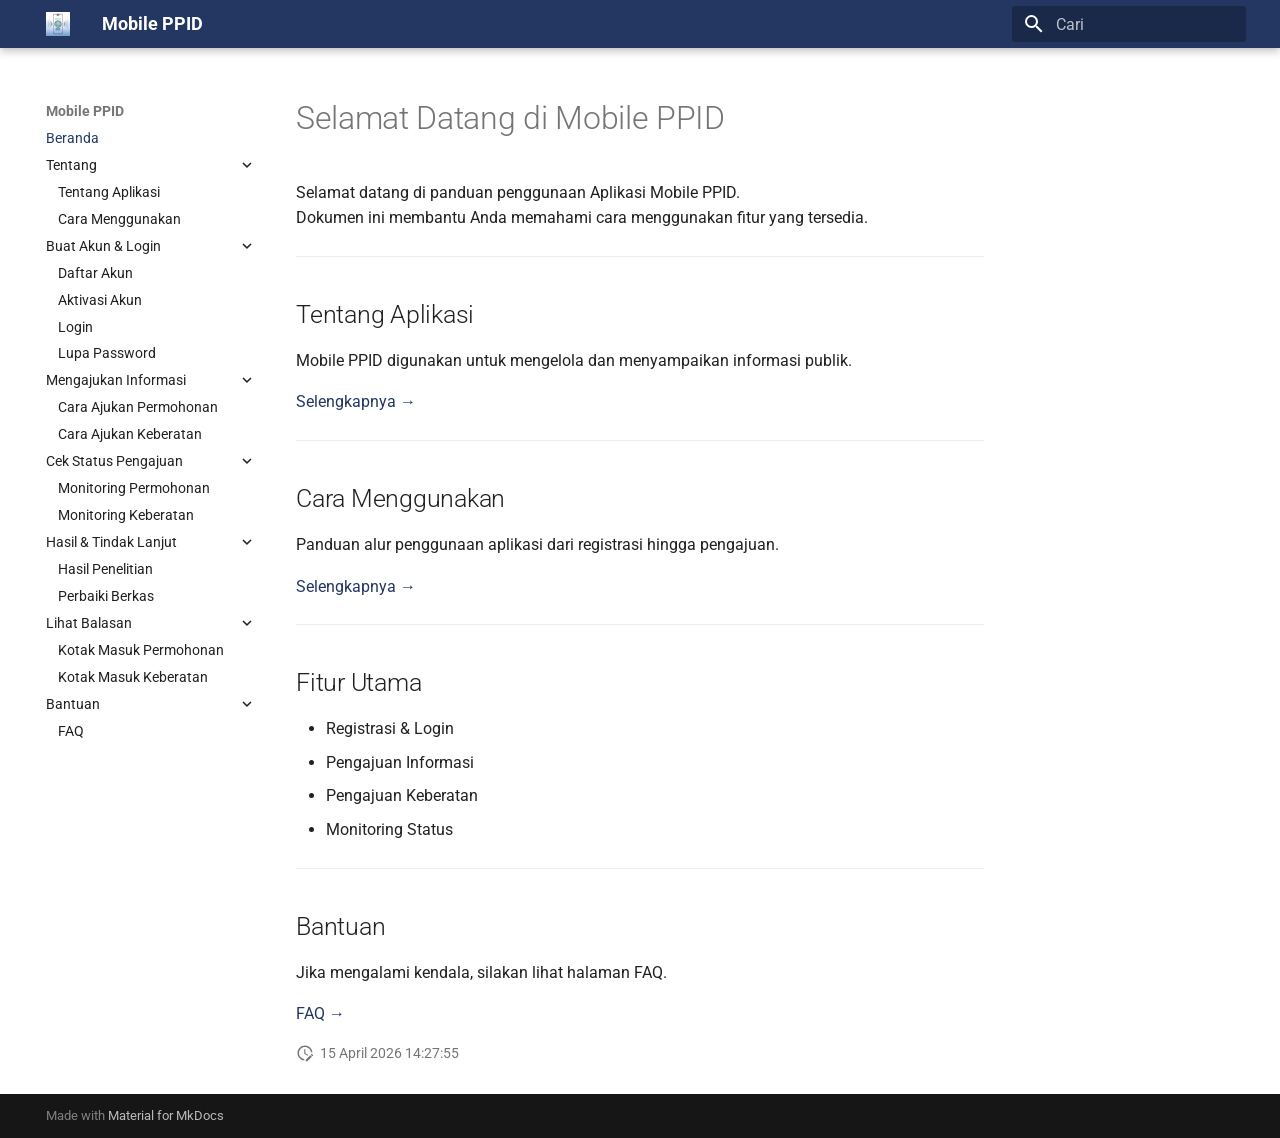
<file: index.html>
<!doctype html>
<html lang="id" class="no-js">
  <head>
    
      <meta charset="utf-8">
      <meta name="viewport" content="width=device-width,initial-scale=1">
      
      
      
      
      
        <link rel="next" href="content/tentang/tentang_aplikasi/">
      
      
        
      
      
      <link rel="icon" href="assets/favicon.png">
      <meta name="generator" content="mkdocs-1.6.1, mkdocs-material-9.7.6">
    
    
      
        <title>Mobile PPID</title>
      
    
    
      <link rel="stylesheet" href="assets/stylesheets/main.484c7ddc.min.css">
      
        
        <link rel="stylesheet" href="assets/stylesheets/palette.ab4e12ef.min.css">
      
      


    
    
      
    
    
      
        
        
        <link rel="preconnect" href="https://fonts.gstatic.com" crossorigin>
        <link rel="stylesheet" href="https://fonts.googleapis.com/css?family=Roboto:300,300i,400,400i,700,700i%7CRoboto+Mono:400,400i,700,700i&display=fallback">
        <style>:root{--md-text-font:"Roboto";--md-code-font:"Roboto Mono"}</style>
      
    
    
      <link rel="stylesheet" href="assets/stylesheets/extra.css">
    
    <script>__md_scope=new URL(".",location),__md_hash=e=>[...e].reduce(((e,_)=>(e<<5)-e+_.charCodeAt(0)),0),__md_get=(e,_=localStorage,t=__md_scope)=>JSON.parse(_.getItem(t.pathname+"."+e)),__md_set=(e,_,t=localStorage,a=__md_scope)=>{try{t.setItem(a.pathname+"."+e,JSON.stringify(_))}catch(e){}}</script>
    
      

    
    
  </head>
  
  
    
    
    
    
    
    <body dir="ltr" data-md-color-scheme="default" data-md-color-primary="custom" data-md-color-accent="light-blue">
  
    
    <input class="md-toggle" data-md-toggle="drawer" type="checkbox" id="__drawer" autocomplete="off">
    <input class="md-toggle" data-md-toggle="search" type="checkbox" id="__search" autocomplete="off">
    <label class="md-overlay" for="__drawer"></label>
    <div data-md-component="skip">
      
        
        <a href="#selamat-datang-di-mobile-ppid" class="md-skip">
          Lewati ke isi
        </a>
      
    </div>
    <div data-md-component="announce">
      
    </div>
    
    
      

  

<header class="md-header md-header--shadow" data-md-component="header">
  <nav class="md-header__inner md-grid" aria-label="Header">
    <a href="." title="Mobile PPID" class="md-header__button md-logo" aria-label="Mobile PPID" data-md-component="logo">
      
  <img src="assets/logo.png" alt="logo">

    </a>
    <label class="md-header__button md-icon" for="__drawer">
      
      <svg xmlns="http://www.w3.org/2000/svg" viewBox="0 0 24 24"><path d="M3 6h18v2H3zm0 5h18v2H3zm0 5h18v2H3z"/></svg>
    </label>
    <div class="md-header__title" data-md-component="header-title">
      <div class="md-header__ellipsis">
        <div class="md-header__topic">
          <span class="md-ellipsis">
            Mobile PPID
          </span>
        </div>
        <div class="md-header__topic" data-md-component="header-topic">
          <span class="md-ellipsis">
            
              Beranda
            
          </span>
        </div>
      </div>
    </div>
    
      
    
    
    
    
      
      
        <label class="md-header__button md-icon" for="__search">
          
          <svg xmlns="http://www.w3.org/2000/svg" viewBox="0 0 24 24"><path d="M9.5 3A6.5 6.5 0 0 1 16 9.5c0 1.61-.59 3.09-1.56 4.23l.27.27h.79l5 5-1.5 1.5-5-5v-.79l-.27-.27A6.52 6.52 0 0 1 9.5 16 6.5 6.5 0 0 1 3 9.5 6.5 6.5 0 0 1 9.5 3m0 2C7 5 5 7 5 9.5S7 14 9.5 14 14 12 14 9.5 12 5 9.5 5"/></svg>
        </label>
        <div class="md-search" data-md-component="search" role="dialog">
  <label class="md-search__overlay" for="__search"></label>
  <div class="md-search__inner" role="search">
    <form class="md-search__form" name="search">
      <input type="text" class="md-search__input" name="query" aria-label="Cari" placeholder="Cari" autocapitalize="off" autocorrect="off" autocomplete="off" spellcheck="false" data-md-component="search-query" required>
      <label class="md-search__icon md-icon" for="__search">
        
        <svg xmlns="http://www.w3.org/2000/svg" viewBox="0 0 24 24"><path d="M9.5 3A6.5 6.5 0 0 1 16 9.5c0 1.61-.59 3.09-1.56 4.23l.27.27h.79l5 5-1.5 1.5-5-5v-.79l-.27-.27A6.52 6.52 0 0 1 9.5 16 6.5 6.5 0 0 1 3 9.5 6.5 6.5 0 0 1 9.5 3m0 2C7 5 5 7 5 9.5S7 14 9.5 14 14 12 14 9.5 12 5 9.5 5"/></svg>
        
        <svg xmlns="http://www.w3.org/2000/svg" viewBox="0 0 24 24"><path d="M20 11v2H8l5.5 5.5-1.42 1.42L4.16 12l7.92-7.92L13.5 5.5 8 11z"/></svg>
      </label>
      <nav class="md-search__options" aria-label="Cari">
        
        <button type="reset" class="md-search__icon md-icon" title="Kosongkan" aria-label="Kosongkan" tabindex="-1">
          
          <svg xmlns="http://www.w3.org/2000/svg" viewBox="0 0 24 24"><path d="M19 6.41 17.59 5 12 10.59 6.41 5 5 6.41 10.59 12 5 17.59 6.41 19 12 13.41 17.59 19 19 17.59 13.41 12z"/></svg>
        </button>
      </nav>
      
    </form>
    <div class="md-search__output">
      <div class="md-search__scrollwrap" tabindex="0" data-md-scrollfix>
        <div class="md-search-result" data-md-component="search-result">
          <div class="md-search-result__meta">
            Mempersiapkan pencarian
          </div>
          <ol class="md-search-result__list" role="presentation"></ol>
        </div>
      </div>
    </div>
  </div>
</div>
      
    
    
  </nav>
  
</header>
    
    <div class="md-container" data-md-component="container">
      
      
        
          
        
      
      <main class="md-main" data-md-component="main">
        <div class="md-main__inner md-grid">
          
            
              
              <div class="md-sidebar md-sidebar--primary" data-md-component="sidebar" data-md-type="navigation" >
                <div class="md-sidebar__scrollwrap">
                  <div class="md-sidebar__inner">
                    



<nav class="md-nav md-nav--primary" aria-label="Navigasi" data-md-level="0">
  <label class="md-nav__title" for="__drawer">
    <a href="." title="Mobile PPID" class="md-nav__button md-logo" aria-label="Mobile PPID" data-md-component="logo">
      
  <img src="assets/logo.png" alt="logo">

    </a>
    Mobile PPID
  </label>
  
  <ul class="md-nav__list" data-md-scrollfix>
    
      
      
  
  
    
  
  
  
    <li class="md-nav__item md-nav__item--active">
      
      <input class="md-nav__toggle md-toggle" type="checkbox" id="__toc">
      
      
        
      
      
        <label class="md-nav__link md-nav__link--active" for="__toc">
          
  
  
  <span class="md-ellipsis">
    
  
    Beranda
  

    
  </span>
  
  

          <span class="md-nav__icon md-icon"></span>
        </label>
      
      <a href="." class="md-nav__link md-nav__link--active">
        
  
  
  <span class="md-ellipsis">
    
  
    Beranda
  

    
  </span>
  
  

      </a>
      
        

<nav class="md-nav md-nav--secondary" aria-label="Daftar isi">
  
  
  
    
  
  
    <label class="md-nav__title" for="__toc">
      <span class="md-nav__icon md-icon"></span>
      Daftar isi
    </label>
    <ul class="md-nav__list" data-md-component="toc" data-md-scrollfix>
      
        <li class="md-nav__item">
  <a href="#tentang-aplikasi" class="md-nav__link">
    <span class="md-ellipsis">
      
        Tentang Aplikasi
      
    </span>
  </a>
  
</li>
      
        <li class="md-nav__item">
  <a href="#cara-menggunakan" class="md-nav__link">
    <span class="md-ellipsis">
      
        Cara Menggunakan
      
    </span>
  </a>
  
</li>
      
        <li class="md-nav__item">
  <a href="#fitur-utama" class="md-nav__link">
    <span class="md-ellipsis">
      
        Fitur Utama
      
    </span>
  </a>
  
</li>
      
        <li class="md-nav__item">
  <a href="#bantuan" class="md-nav__link">
    <span class="md-ellipsis">
      
        Bantuan
      
    </span>
  </a>
  
</li>
      
    </ul>
  
</nav>
      
    </li>
  

    
      
      
  
  
  
  
    
    
    
    
    
    <li class="md-nav__item md-nav__item--nested">
      
        
        
          
        
        <input class="md-nav__toggle md-toggle md-toggle--indeterminate" type="checkbox" id="__nav_2" >
        
          
          <label class="md-nav__link" for="__nav_2" id="__nav_2_label" tabindex="0">
            
  
  
  <span class="md-ellipsis">
    
  
    Tentang
  

    
  </span>
  
  

            <span class="md-nav__icon md-icon"></span>
          </label>
        
        <nav class="md-nav" data-md-level="1" aria-labelledby="__nav_2_label" aria-expanded="false">
          <label class="md-nav__title" for="__nav_2">
            <span class="md-nav__icon md-icon"></span>
            
  
    Tentang
  

          </label>
          <ul class="md-nav__list" data-md-scrollfix>
            
              
                
  
  
  
  
    <li class="md-nav__item">
      <a href="content/tentang/tentang_aplikasi/" class="md-nav__link">
        
  
  
  <span class="md-ellipsis">
    
  
    Tentang Aplikasi
  

    
  </span>
  
  

      </a>
    </li>
  

              
            
              
                
  
  
  
  
    <li class="md-nav__item">
      <a href="content/tentang/cara_menggunakan/" class="md-nav__link">
        
  
  
  <span class="md-ellipsis">
    
  
    Cara Menggunakan
  

    
  </span>
  
  

      </a>
    </li>
  

              
            
          </ul>
        </nav>
      
    </li>
  

    
      
      
  
  
  
  
    
    
    
    
    
    <li class="md-nav__item md-nav__item--nested">
      
        
        
          
        
        <input class="md-nav__toggle md-toggle md-toggle--indeterminate" type="checkbox" id="__nav_3" >
        
          
          <label class="md-nav__link" for="__nav_3" id="__nav_3_label" tabindex="0">
            
  
  
  <span class="md-ellipsis">
    
  
    Buat Akun & Login
  

    
  </span>
  
  

            <span class="md-nav__icon md-icon"></span>
          </label>
        
        <nav class="md-nav" data-md-level="1" aria-labelledby="__nav_3_label" aria-expanded="false">
          <label class="md-nav__title" for="__nav_3">
            <span class="md-nav__icon md-icon"></span>
            
  
    Buat Akun & Login
  

          </label>
          <ul class="md-nav__list" data-md-scrollfix>
            
              
                
  
  
  
  
    <li class="md-nav__item">
      <a href="content/akun/registrasi/" class="md-nav__link">
        
  
  
  <span class="md-ellipsis">
    
  
    Daftar Akun
  

    
  </span>
  
  

      </a>
    </li>
  

              
            
              
                
  
  
  
  
    <li class="md-nav__item">
      <a href="content/akun/aktivasi/" class="md-nav__link">
        
  
  
  <span class="md-ellipsis">
    
  
    Aktivasi Akun
  

    
  </span>
  
  

      </a>
    </li>
  

              
            
              
                
  
  
  
  
    <li class="md-nav__item">
      <a href="content/akun/login/" class="md-nav__link">
        
  
  
  <span class="md-ellipsis">
    
  
    Login
  

    
  </span>
  
  

      </a>
    </li>
  

              
            
              
                
  
  
  
  
    <li class="md-nav__item">
      <a href="content/akun/lupa_password/" class="md-nav__link">
        
  
  
  <span class="md-ellipsis">
    
  
    Lupa Password
  

    
  </span>
  
  

      </a>
    </li>
  

              
            
          </ul>
        </nav>
      
    </li>
  

    
      
      
  
  
  
  
    
    
    
    
    
    <li class="md-nav__item md-nav__item--nested">
      
        
        
          
        
        <input class="md-nav__toggle md-toggle md-toggle--indeterminate" type="checkbox" id="__nav_4" >
        
          
          <label class="md-nav__link" for="__nav_4" id="__nav_4_label" tabindex="0">
            
  
  
  <span class="md-ellipsis">
    
  
    Mengajukan Informasi
  

    
  </span>
  
  

            <span class="md-nav__icon md-icon"></span>
          </label>
        
        <nav class="md-nav" data-md-level="1" aria-labelledby="__nav_4_label" aria-expanded="false">
          <label class="md-nav__title" for="__nav_4">
            <span class="md-nav__icon md-icon"></span>
            
  
    Mengajukan Informasi
  

          </label>
          <ul class="md-nav__list" data-md-scrollfix>
            
              
                
  
  
  
  
    <li class="md-nav__item">
      <a href="content/pengajuan/permohonan/" class="md-nav__link">
        
  
  
  <span class="md-ellipsis">
    
  
    Cara Ajukan Permohonan
  

    
  </span>
  
  

      </a>
    </li>
  

              
            
              
                
  
  
  
  
    <li class="md-nav__item">
      <a href="content/pengajuan/keberatan/" class="md-nav__link">
        
  
  
  <span class="md-ellipsis">
    
  
    Cara Ajukan Keberatan
  

    
  </span>
  
  

      </a>
    </li>
  

              
            
          </ul>
        </nav>
      
    </li>
  

    
      
      
  
  
  
  
    
    
    
    
    
    <li class="md-nav__item md-nav__item--nested">
      
        
        
          
        
        <input class="md-nav__toggle md-toggle md-toggle--indeterminate" type="checkbox" id="__nav_5" >
        
          
          <label class="md-nav__link" for="__nav_5" id="__nav_5_label" tabindex="0">
            
  
  
  <span class="md-ellipsis">
    
  
    Cek Status Pengajuan
  

    
  </span>
  
  

            <span class="md-nav__icon md-icon"></span>
          </label>
        
        <nav class="md-nav" data-md-level="1" aria-labelledby="__nav_5_label" aria-expanded="false">
          <label class="md-nav__title" for="__nav_5">
            <span class="md-nav__icon md-icon"></span>
            
  
    Cek Status Pengajuan
  

          </label>
          <ul class="md-nav__list" data-md-scrollfix>
            
              
                
  
  
  
  
    <li class="md-nav__item">
      <a href="content/monitoring/permohonan.md" class="md-nav__link">
        
  
  
  <span class="md-ellipsis">
    
  
    Monitoring Permohonan
  

    
  </span>
  
  

      </a>
    </li>
  

              
            
              
                
  
  
  
  
    <li class="md-nav__item">
      <a href="content/monitoring/keberatan.md" class="md-nav__link">
        
  
  
  <span class="md-ellipsis">
    
  
    Monitoring Keberatan
  

    
  </span>
  
  

      </a>
    </li>
  

              
            
          </ul>
        </nav>
      
    </li>
  

    
      
      
  
  
  
  
    
    
    
    
    
    <li class="md-nav__item md-nav__item--nested">
      
        
        
          
        
        <input class="md-nav__toggle md-toggle md-toggle--indeterminate" type="checkbox" id="__nav_6" >
        
          
          <label class="md-nav__link" for="__nav_6" id="__nav_6_label" tabindex="0">
            
  
  
  <span class="md-ellipsis">
    
  
    Hasil & Tindak Lanjut
  

    
  </span>
  
  

            <span class="md-nav__icon md-icon"></span>
          </label>
        
        <nav class="md-nav" data-md-level="1" aria-labelledby="__nav_6_label" aria-expanded="false">
          <label class="md-nav__title" for="__nav_6">
            <span class="md-nav__icon md-icon"></span>
            
  
    Hasil & Tindak Lanjut
  

          </label>
          <ul class="md-nav__list" data-md-scrollfix>
            
              
                
  
  
  
  
    <li class="md-nav__item">
      <a href="content/hasil/penelitian.md" class="md-nav__link">
        
  
  
  <span class="md-ellipsis">
    
  
    Hasil Penelitian
  

    
  </span>
  
  

      </a>
    </li>
  

              
            
              
                
  
  
  
  
    <li class="md-nav__item">
      <a href="content/hasil/berkas.md" class="md-nav__link">
        
  
  
  <span class="md-ellipsis">
    
  
    Perbaiki Berkas
  

    
  </span>
  
  

      </a>
    </li>
  

              
            
          </ul>
        </nav>
      
    </li>
  

    
      
      
  
  
  
  
    
    
    
    
    
    <li class="md-nav__item md-nav__item--nested">
      
        
        
          
        
        <input class="md-nav__toggle md-toggle md-toggle--indeterminate" type="checkbox" id="__nav_7" >
        
          
          <label class="md-nav__link" for="__nav_7" id="__nav_7_label" tabindex="0">
            
  
  
  <span class="md-ellipsis">
    
  
    Lihat Balasan
  

    
  </span>
  
  

            <span class="md-nav__icon md-icon"></span>
          </label>
        
        <nav class="md-nav" data-md-level="1" aria-labelledby="__nav_7_label" aria-expanded="false">
          <label class="md-nav__title" for="__nav_7">
            <span class="md-nav__icon md-icon"></span>
            
  
    Lihat Balasan
  

          </label>
          <ul class="md-nav__list" data-md-scrollfix>
            
              
                
  
  
  
  
    <li class="md-nav__item">
      <a href="content/kotak_masuk/permohonan.md" class="md-nav__link">
        
  
  
  <span class="md-ellipsis">
    
  
    Kotak Masuk Permohonan
  

    
  </span>
  
  

      </a>
    </li>
  

              
            
              
                
  
  
  
  
    <li class="md-nav__item">
      <a href="content/kotak_masuk/keberatan.md" class="md-nav__link">
        
  
  
  <span class="md-ellipsis">
    
  
    Kotak Masuk Keberatan
  

    
  </span>
  
  

      </a>
    </li>
  

              
            
          </ul>
        </nav>
      
    </li>
  

    
      
      
  
  
  
  
    
    
    
    
    
    <li class="md-nav__item md-nav__item--nested">
      
        
        
          
        
        <input class="md-nav__toggle md-toggle md-toggle--indeterminate" type="checkbox" id="__nav_8" >
        
          
          <label class="md-nav__link" for="__nav_8" id="__nav_8_label" tabindex="0">
            
  
  
  <span class="md-ellipsis">
    
  
    Bantuan
  

    
  </span>
  
  

            <span class="md-nav__icon md-icon"></span>
          </label>
        
        <nav class="md-nav" data-md-level="1" aria-labelledby="__nav_8_label" aria-expanded="false">
          <label class="md-nav__title" for="__nav_8">
            <span class="md-nav__icon md-icon"></span>
            
  
    Bantuan
  

          </label>
          <ul class="md-nav__list" data-md-scrollfix>
            
              
                
  
  
  
  
    <li class="md-nav__item">
      <a href="content/bantuan/faq.md" class="md-nav__link">
        
  
  
  <span class="md-ellipsis">
    
  
    FAQ
  

    
  </span>
  
  

      </a>
    </li>
  

              
            
          </ul>
        </nav>
      
    </li>
  

    
  </ul>
</nav>
                  </div>
                </div>
              </div>
            
            
              
              <div class="md-sidebar md-sidebar--secondary" data-md-component="sidebar" data-md-type="toc" >
                <div class="md-sidebar__scrollwrap">
                  <div class="md-sidebar__inner">
                    

<nav class="md-nav md-nav--secondary" aria-label="Daftar isi">
  
  
  
    
  
  
    <label class="md-nav__title" for="__toc">
      <span class="md-nav__icon md-icon"></span>
      Daftar isi
    </label>
    <ul class="md-nav__list" data-md-component="toc" data-md-scrollfix>
      
        <li class="md-nav__item">
  <a href="#tentang-aplikasi" class="md-nav__link">
    <span class="md-ellipsis">
      
        Tentang Aplikasi
      
    </span>
  </a>
  
</li>
      
        <li class="md-nav__item">
  <a href="#cara-menggunakan" class="md-nav__link">
    <span class="md-ellipsis">
      
        Cara Menggunakan
      
    </span>
  </a>
  
</li>
      
        <li class="md-nav__item">
  <a href="#fitur-utama" class="md-nav__link">
    <span class="md-ellipsis">
      
        Fitur Utama
      
    </span>
  </a>
  
</li>
      
        <li class="md-nav__item">
  <a href="#bantuan" class="md-nav__link">
    <span class="md-ellipsis">
      
        Bantuan
      
    </span>
  </a>
  
</li>
      
    </ul>
  
</nav>
                  </div>
                </div>
              </div>
            
          
          
            <div class="md-content" data-md-component="content">
              
              <article class="md-content__inner md-typeset">
                
                  



<h1 id="selamat-datang-di-mobile-ppid">Selamat Datang di Mobile PPID</h1>
<p>Selamat datang di panduan penggunaan Aplikasi Mobile PPID.<br />
Dokumen ini membantu Anda memahami cara menggunakan fitur yang tersedia.</p>
<hr />
<h2 id="tentang-aplikasi">Tentang Aplikasi</h2>
<p>Mobile PPID digunakan untuk mengelola dan menyampaikan informasi publik.</p>
<p><a href="content/tentang/tentang_aplikasi/">Selengkapnya →</a></p>
<hr />
<h2 id="cara-menggunakan">Cara Menggunakan</h2>
<p>Panduan alur penggunaan aplikasi dari registrasi hingga pengajuan.</p>
<p><a href="content/tentang/cara_menggunakan/">Selengkapnya →</a></p>
<hr />
<h2 id="fitur-utama">Fitur Utama</h2>
<ul>
<li>Registrasi &amp; Login</li>
<li>Pengajuan Informasi</li>
<li>Pengajuan Keberatan</li>
<li>Monitoring Status</li>
</ul>
<hr />
<h2 id="bantuan">Bantuan</h2>
<p>Jika mengalami kendala, silakan lihat halaman FAQ.</p>
<p><a href="bantuan/faq.md">FAQ →</a></p>







  
    
  
  


  <aside class="md-source-file">
    
      
  <span class="md-source-file__fact">
    <span class="md-icon" title="Pembaruan terakhir">
      <svg xmlns="http://www.w3.org/2000/svg" viewBox="0 0 24 24"><path d="M21 13.1c-.1 0-.3.1-.4.2l-1 1 2.1 2.1 1-1c.2-.2.2-.6 0-.8l-1.3-1.3c-.1-.1-.2-.2-.4-.2m-1.9 1.8-6.1 6V23h2.1l6.1-6.1zM12.5 7v5.2l4 2.4-1 1L11 13V7zM11 21.9c-5.1-.5-9-4.8-9-9.9C2 6.5 6.5 2 12 2c5.3 0 9.6 4.1 10 9.3-.3-.1-.6-.2-1-.2s-.7.1-1 .2C19.6 7.2 16.2 4 12 4c-4.4 0-8 3.6-8 8 0 4.1 3.1 7.5 7.1 7.9l-.1.2z"/></svg>
    </span>
    <span class="git-revision-date-localized-plugin git-revision-date-localized-plugin-datetime" title="15 April 2026 14:27:55 WIB">15 April 2026 14:27:55</span>
  </span>

    
    
    
    
  </aside>





                
              </article>
            </div>
          
          
<script>var target=document.getElementById(location.hash.slice(1));target&&target.name&&(target.checked=target.name.startsWith("__tabbed_"))</script>
        </div>
        
      </main>
      
        <footer class="md-footer">
  
  <div class="md-footer-meta md-typeset">
    <div class="md-footer-meta__inner md-grid">
      <div class="md-copyright">
  
  
    Made with
    <a href="https://squidfunk.github.io/mkdocs-material/" target="_blank" rel="noopener">
      Material for MkDocs
    </a>
  
</div>
      
    </div>
  </div>
</footer>
      
    </div>
    <div class="md-dialog" data-md-component="dialog">
      <div class="md-dialog__inner md-typeset"></div>
    </div>
    
    
    
      
      
      <script id="__config" type="application/json">{"annotate": null, "base": ".", "features": ["navigation.expand"], "search": "assets/javascripts/workers/search.2c215733.min.js", "tags": null, "translations": {"clipboard.copied": "Tersalin ke clipboard", "clipboard.copy": "Salin ke clipboard", "search.result.more.one": "1 lagi di halaman ini", "search.result.more.other": "# lagi di halaman ini", "search.result.none": "Tidak ada dokumen yang sesuai", "search.result.one": "1 dokumen ditemukan", "search.result.other": "# dokumen ditemukan", "search.result.placeholder": "Ketik untuk mulai pencarian", "search.result.term.missing": "Tidak ada", "select.version": "Pilih versi"}, "version": null}</script>
    
    
      <script src="assets/javascripts/bundle.79ae519e.min.js"></script>
      
    
  </body>
</html>
</file>
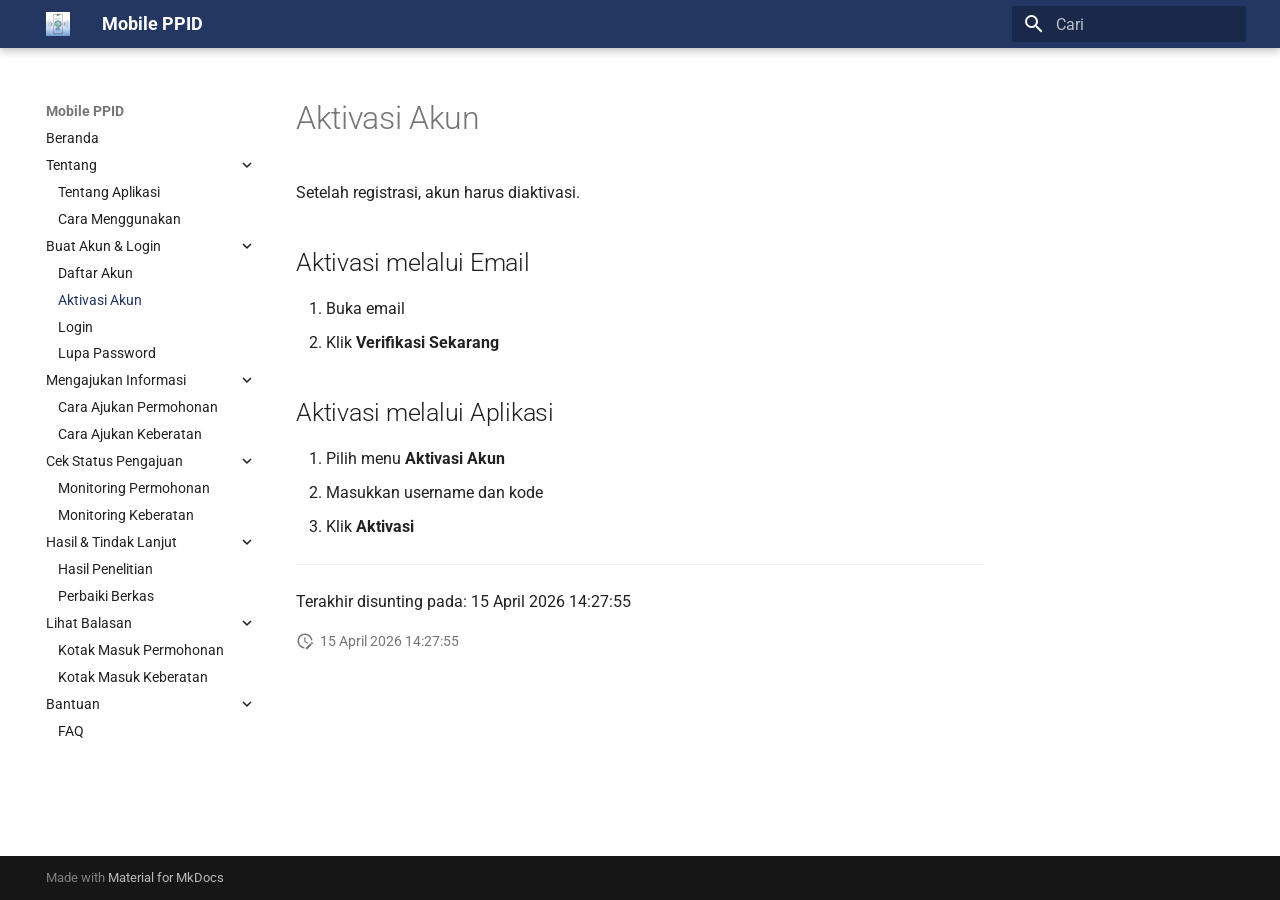
<file: content/akun/aktivasi/index.html>
<!doctype html>
<html lang="id" class="no-js">
  <head>
    
      <meta charset="utf-8">
      <meta name="viewport" content="width=device-width,initial-scale=1">
      
      
      
      
        <link rel="prev" href="../registrasi/">
      
      
        <link rel="next" href="../login/">
      
      
        
      
      
      <link rel="icon" href="../../../assets/favicon.png">
      <meta name="generator" content="mkdocs-1.6.1, mkdocs-material-9.7.6">
    
    
      
        <title>Aktivasi Akun - Mobile PPID</title>
      
    
    
      <link rel="stylesheet" href="../../../assets/stylesheets/main.484c7ddc.min.css">
      
        
        <link rel="stylesheet" href="../../../assets/stylesheets/palette.ab4e12ef.min.css">
      
      


    
    
      
    
    
      
        
        
        <link rel="preconnect" href="https://fonts.gstatic.com" crossorigin>
        <link rel="stylesheet" href="https://fonts.googleapis.com/css?family=Roboto:300,300i,400,400i,700,700i%7CRoboto+Mono:400,400i,700,700i&display=fallback">
        <style>:root{--md-text-font:"Roboto";--md-code-font:"Roboto Mono"}</style>
      
    
    
      <link rel="stylesheet" href="../../../assets/stylesheets/extra.css">
    
    <script>__md_scope=new URL("../../..",location),__md_hash=e=>[...e].reduce(((e,_)=>(e<<5)-e+_.charCodeAt(0)),0),__md_get=(e,_=localStorage,t=__md_scope)=>JSON.parse(_.getItem(t.pathname+"."+e)),__md_set=(e,_,t=localStorage,a=__md_scope)=>{try{t.setItem(a.pathname+"."+e,JSON.stringify(_))}catch(e){}}</script>
    
      

    
    
  </head>
  
  
    
    
    
    
    
    <body dir="ltr" data-md-color-scheme="default" data-md-color-primary="custom" data-md-color-accent="light-blue">
  
    
    <input class="md-toggle" data-md-toggle="drawer" type="checkbox" id="__drawer" autocomplete="off">
    <input class="md-toggle" data-md-toggle="search" type="checkbox" id="__search" autocomplete="off">
    <label class="md-overlay" for="__drawer"></label>
    <div data-md-component="skip">
      
        
        <a href="#aktivasi-akun" class="md-skip">
          Lewati ke isi
        </a>
      
    </div>
    <div data-md-component="announce">
      
    </div>
    
    
      

  

<header class="md-header md-header--shadow" data-md-component="header">
  <nav class="md-header__inner md-grid" aria-label="Header">
    <a href="../../.." title="Mobile PPID" class="md-header__button md-logo" aria-label="Mobile PPID" data-md-component="logo">
      
  <img src="../../../assets/logo.png" alt="logo">

    </a>
    <label class="md-header__button md-icon" for="__drawer">
      
      <svg xmlns="http://www.w3.org/2000/svg" viewBox="0 0 24 24"><path d="M3 6h18v2H3zm0 5h18v2H3zm0 5h18v2H3z"/></svg>
    </label>
    <div class="md-header__title" data-md-component="header-title">
      <div class="md-header__ellipsis">
        <div class="md-header__topic">
          <span class="md-ellipsis">
            Mobile PPID
          </span>
        </div>
        <div class="md-header__topic" data-md-component="header-topic">
          <span class="md-ellipsis">
            
              Aktivasi Akun
            
          </span>
        </div>
      </div>
    </div>
    
      
    
    
    
    
      
      
        <label class="md-header__button md-icon" for="__search">
          
          <svg xmlns="http://www.w3.org/2000/svg" viewBox="0 0 24 24"><path d="M9.5 3A6.5 6.5 0 0 1 16 9.5c0 1.61-.59 3.09-1.56 4.23l.27.27h.79l5 5-1.5 1.5-5-5v-.79l-.27-.27A6.52 6.52 0 0 1 9.5 16 6.5 6.5 0 0 1 3 9.5 6.5 6.5 0 0 1 9.5 3m0 2C7 5 5 7 5 9.5S7 14 9.5 14 14 12 14 9.5 12 5 9.5 5"/></svg>
        </label>
        <div class="md-search" data-md-component="search" role="dialog">
  <label class="md-search__overlay" for="__search"></label>
  <div class="md-search__inner" role="search">
    <form class="md-search__form" name="search">
      <input type="text" class="md-search__input" name="query" aria-label="Cari" placeholder="Cari" autocapitalize="off" autocorrect="off" autocomplete="off" spellcheck="false" data-md-component="search-query" required>
      <label class="md-search__icon md-icon" for="__search">
        
        <svg xmlns="http://www.w3.org/2000/svg" viewBox="0 0 24 24"><path d="M9.5 3A6.5 6.5 0 0 1 16 9.5c0 1.61-.59 3.09-1.56 4.23l.27.27h.79l5 5-1.5 1.5-5-5v-.79l-.27-.27A6.52 6.52 0 0 1 9.5 16 6.5 6.5 0 0 1 3 9.5 6.5 6.5 0 0 1 9.5 3m0 2C7 5 5 7 5 9.5S7 14 9.5 14 14 12 14 9.5 12 5 9.5 5"/></svg>
        
        <svg xmlns="http://www.w3.org/2000/svg" viewBox="0 0 24 24"><path d="M20 11v2H8l5.5 5.5-1.42 1.42L4.16 12l7.92-7.92L13.5 5.5 8 11z"/></svg>
      </label>
      <nav class="md-search__options" aria-label="Cari">
        
        <button type="reset" class="md-search__icon md-icon" title="Kosongkan" aria-label="Kosongkan" tabindex="-1">
          
          <svg xmlns="http://www.w3.org/2000/svg" viewBox="0 0 24 24"><path d="M19 6.41 17.59 5 12 10.59 6.41 5 5 6.41 10.59 12 5 17.59 6.41 19 12 13.41 17.59 19 19 17.59 13.41 12z"/></svg>
        </button>
      </nav>
      
    </form>
    <div class="md-search__output">
      <div class="md-search__scrollwrap" tabindex="0" data-md-scrollfix>
        <div class="md-search-result" data-md-component="search-result">
          <div class="md-search-result__meta">
            Mempersiapkan pencarian
          </div>
          <ol class="md-search-result__list" role="presentation"></ol>
        </div>
      </div>
    </div>
  </div>
</div>
      
    
    
  </nav>
  
</header>
    
    <div class="md-container" data-md-component="container">
      
      
        
          
        
      
      <main class="md-main" data-md-component="main">
        <div class="md-main__inner md-grid">
          
            
              
              <div class="md-sidebar md-sidebar--primary" data-md-component="sidebar" data-md-type="navigation" >
                <div class="md-sidebar__scrollwrap">
                  <div class="md-sidebar__inner">
                    



<nav class="md-nav md-nav--primary" aria-label="Navigasi" data-md-level="0">
  <label class="md-nav__title" for="__drawer">
    <a href="../../.." title="Mobile PPID" class="md-nav__button md-logo" aria-label="Mobile PPID" data-md-component="logo">
      
  <img src="../../../assets/logo.png" alt="logo">

    </a>
    Mobile PPID
  </label>
  
  <ul class="md-nav__list" data-md-scrollfix>
    
      
      
  
  
  
  
    <li class="md-nav__item">
      <a href="../../.." class="md-nav__link">
        
  
  
  <span class="md-ellipsis">
    
  
    Beranda
  

    
  </span>
  
  

      </a>
    </li>
  

    
      
      
  
  
  
  
    
    
    
    
    
    <li class="md-nav__item md-nav__item--nested">
      
        
        
          
        
        <input class="md-nav__toggle md-toggle md-toggle--indeterminate" type="checkbox" id="__nav_2" >
        
          
          <label class="md-nav__link" for="__nav_2" id="__nav_2_label" tabindex="0">
            
  
  
  <span class="md-ellipsis">
    
  
    Tentang
  

    
  </span>
  
  

            <span class="md-nav__icon md-icon"></span>
          </label>
        
        <nav class="md-nav" data-md-level="1" aria-labelledby="__nav_2_label" aria-expanded="false">
          <label class="md-nav__title" for="__nav_2">
            <span class="md-nav__icon md-icon"></span>
            
  
    Tentang
  

          </label>
          <ul class="md-nav__list" data-md-scrollfix>
            
              
                
  
  
  
  
    <li class="md-nav__item">
      <a href="../../tentang/tentang_aplikasi/" class="md-nav__link">
        
  
  
  <span class="md-ellipsis">
    
  
    Tentang Aplikasi
  

    
  </span>
  
  

      </a>
    </li>
  

              
            
              
                
  
  
  
  
    <li class="md-nav__item">
      <a href="../../tentang/cara_menggunakan/" class="md-nav__link">
        
  
  
  <span class="md-ellipsis">
    
  
    Cara Menggunakan
  

    
  </span>
  
  

      </a>
    </li>
  

              
            
          </ul>
        </nav>
      
    </li>
  

    
      
      
  
  
    
  
  
  
    
    
    
    
    
    <li class="md-nav__item md-nav__item--active md-nav__item--nested">
      
        
        
        <input class="md-nav__toggle md-toggle " type="checkbox" id="__nav_3" checked>
        
          
          <label class="md-nav__link" for="__nav_3" id="__nav_3_label" tabindex="0">
            
  
  
  <span class="md-ellipsis">
    
  
    Buat Akun & Login
  

    
  </span>
  
  

            <span class="md-nav__icon md-icon"></span>
          </label>
        
        <nav class="md-nav" data-md-level="1" aria-labelledby="__nav_3_label" aria-expanded="true">
          <label class="md-nav__title" for="__nav_3">
            <span class="md-nav__icon md-icon"></span>
            
  
    Buat Akun & Login
  

          </label>
          <ul class="md-nav__list" data-md-scrollfix>
            
              
                
  
  
  
  
    <li class="md-nav__item">
      <a href="../registrasi/" class="md-nav__link">
        
  
  
  <span class="md-ellipsis">
    
  
    Daftar Akun
  

    
  </span>
  
  

      </a>
    </li>
  

              
            
              
                
  
  
    
  
  
  
    <li class="md-nav__item md-nav__item--active">
      
      <input class="md-nav__toggle md-toggle" type="checkbox" id="__toc">
      
      
        
      
      
        <label class="md-nav__link md-nav__link--active" for="__toc">
          
  
  
  <span class="md-ellipsis">
    
  
    Aktivasi Akun
  

    
  </span>
  
  

          <span class="md-nav__icon md-icon"></span>
        </label>
      
      <a href="./" class="md-nav__link md-nav__link--active">
        
  
  
  <span class="md-ellipsis">
    
  
    Aktivasi Akun
  

    
  </span>
  
  

      </a>
      
        

<nav class="md-nav md-nav--secondary" aria-label="Daftar isi">
  
  
  
    
  
  
    <label class="md-nav__title" for="__toc">
      <span class="md-nav__icon md-icon"></span>
      Daftar isi
    </label>
    <ul class="md-nav__list" data-md-component="toc" data-md-scrollfix>
      
        <li class="md-nav__item">
  <a href="#aktivasi-melalui-email" class="md-nav__link">
    <span class="md-ellipsis">
      
        Aktivasi melalui Email
      
    </span>
  </a>
  
</li>
      
        <li class="md-nav__item">
  <a href="#aktivasi-melalui-aplikasi" class="md-nav__link">
    <span class="md-ellipsis">
      
        Aktivasi melalui Aplikasi
      
    </span>
  </a>
  
</li>
      
    </ul>
  
</nav>
      
    </li>
  

              
            
              
                
  
  
  
  
    <li class="md-nav__item">
      <a href="../login/" class="md-nav__link">
        
  
  
  <span class="md-ellipsis">
    
  
    Login
  

    
  </span>
  
  

      </a>
    </li>
  

              
            
              
                
  
  
  
  
    <li class="md-nav__item">
      <a href="../lupa_password/" class="md-nav__link">
        
  
  
  <span class="md-ellipsis">
    
  
    Lupa Password
  

    
  </span>
  
  

      </a>
    </li>
  

              
            
          </ul>
        </nav>
      
    </li>
  

    
      
      
  
  
  
  
    
    
    
    
    
    <li class="md-nav__item md-nav__item--nested">
      
        
        
          
        
        <input class="md-nav__toggle md-toggle md-toggle--indeterminate" type="checkbox" id="__nav_4" >
        
          
          <label class="md-nav__link" for="__nav_4" id="__nav_4_label" tabindex="0">
            
  
  
  <span class="md-ellipsis">
    
  
    Mengajukan Informasi
  

    
  </span>
  
  

            <span class="md-nav__icon md-icon"></span>
          </label>
        
        <nav class="md-nav" data-md-level="1" aria-labelledby="__nav_4_label" aria-expanded="false">
          <label class="md-nav__title" for="__nav_4">
            <span class="md-nav__icon md-icon"></span>
            
  
    Mengajukan Informasi
  

          </label>
          <ul class="md-nav__list" data-md-scrollfix>
            
              
                
  
  
  
  
    <li class="md-nav__item">
      <a href="../../pengajuan/permohonan/" class="md-nav__link">
        
  
  
  <span class="md-ellipsis">
    
  
    Cara Ajukan Permohonan
  

    
  </span>
  
  

      </a>
    </li>
  

              
            
              
                
  
  
  
  
    <li class="md-nav__item">
      <a href="../../pengajuan/keberatan/" class="md-nav__link">
        
  
  
  <span class="md-ellipsis">
    
  
    Cara Ajukan Keberatan
  

    
  </span>
  
  

      </a>
    </li>
  

              
            
          </ul>
        </nav>
      
    </li>
  

    
      
      
  
  
  
  
    
    
    
    
    
    <li class="md-nav__item md-nav__item--nested">
      
        
        
          
        
        <input class="md-nav__toggle md-toggle md-toggle--indeterminate" type="checkbox" id="__nav_5" >
        
          
          <label class="md-nav__link" for="__nav_5" id="__nav_5_label" tabindex="0">
            
  
  
  <span class="md-ellipsis">
    
  
    Cek Status Pengajuan
  

    
  </span>
  
  

            <span class="md-nav__icon md-icon"></span>
          </label>
        
        <nav class="md-nav" data-md-level="1" aria-labelledby="__nav_5_label" aria-expanded="false">
          <label class="md-nav__title" for="__nav_5">
            <span class="md-nav__icon md-icon"></span>
            
  
    Cek Status Pengajuan
  

          </label>
          <ul class="md-nav__list" data-md-scrollfix>
            
              
                
  
  
  
  
    <li class="md-nav__item">
      <a href="../../monitoring/permohonan.md" class="md-nav__link">
        
  
  
  <span class="md-ellipsis">
    
  
    Monitoring Permohonan
  

    
  </span>
  
  

      </a>
    </li>
  

              
            
              
                
  
  
  
  
    <li class="md-nav__item">
      <a href="../../monitoring/keberatan.md" class="md-nav__link">
        
  
  
  <span class="md-ellipsis">
    
  
    Monitoring Keberatan
  

    
  </span>
  
  

      </a>
    </li>
  

              
            
          </ul>
        </nav>
      
    </li>
  

    
      
      
  
  
  
  
    
    
    
    
    
    <li class="md-nav__item md-nav__item--nested">
      
        
        
          
        
        <input class="md-nav__toggle md-toggle md-toggle--indeterminate" type="checkbox" id="__nav_6" >
        
          
          <label class="md-nav__link" for="__nav_6" id="__nav_6_label" tabindex="0">
            
  
  
  <span class="md-ellipsis">
    
  
    Hasil & Tindak Lanjut
  

    
  </span>
  
  

            <span class="md-nav__icon md-icon"></span>
          </label>
        
        <nav class="md-nav" data-md-level="1" aria-labelledby="__nav_6_label" aria-expanded="false">
          <label class="md-nav__title" for="__nav_6">
            <span class="md-nav__icon md-icon"></span>
            
  
    Hasil & Tindak Lanjut
  

          </label>
          <ul class="md-nav__list" data-md-scrollfix>
            
              
                
  
  
  
  
    <li class="md-nav__item">
      <a href="../../hasil/penelitian.md" class="md-nav__link">
        
  
  
  <span class="md-ellipsis">
    
  
    Hasil Penelitian
  

    
  </span>
  
  

      </a>
    </li>
  

              
            
              
                
  
  
  
  
    <li class="md-nav__item">
      <a href="../../hasil/berkas.md" class="md-nav__link">
        
  
  
  <span class="md-ellipsis">
    
  
    Perbaiki Berkas
  

    
  </span>
  
  

      </a>
    </li>
  

              
            
          </ul>
        </nav>
      
    </li>
  

    
      
      
  
  
  
  
    
    
    
    
    
    <li class="md-nav__item md-nav__item--nested">
      
        
        
          
        
        <input class="md-nav__toggle md-toggle md-toggle--indeterminate" type="checkbox" id="__nav_7" >
        
          
          <label class="md-nav__link" for="__nav_7" id="__nav_7_label" tabindex="0">
            
  
  
  <span class="md-ellipsis">
    
  
    Lihat Balasan
  

    
  </span>
  
  

            <span class="md-nav__icon md-icon"></span>
          </label>
        
        <nav class="md-nav" data-md-level="1" aria-labelledby="__nav_7_label" aria-expanded="false">
          <label class="md-nav__title" for="__nav_7">
            <span class="md-nav__icon md-icon"></span>
            
  
    Lihat Balasan
  

          </label>
          <ul class="md-nav__list" data-md-scrollfix>
            
              
                
  
  
  
  
    <li class="md-nav__item">
      <a href="../../kotak_masuk/permohonan.md" class="md-nav__link">
        
  
  
  <span class="md-ellipsis">
    
  
    Kotak Masuk Permohonan
  

    
  </span>
  
  

      </a>
    </li>
  

              
            
              
                
  
  
  
  
    <li class="md-nav__item">
      <a href="../../kotak_masuk/keberatan.md" class="md-nav__link">
        
  
  
  <span class="md-ellipsis">
    
  
    Kotak Masuk Keberatan
  

    
  </span>
  
  

      </a>
    </li>
  

              
            
          </ul>
        </nav>
      
    </li>
  

    
      
      
  
  
  
  
    
    
    
    
    
    <li class="md-nav__item md-nav__item--nested">
      
        
        
          
        
        <input class="md-nav__toggle md-toggle md-toggle--indeterminate" type="checkbox" id="__nav_8" >
        
          
          <label class="md-nav__link" for="__nav_8" id="__nav_8_label" tabindex="0">
            
  
  
  <span class="md-ellipsis">
    
  
    Bantuan
  

    
  </span>
  
  

            <span class="md-nav__icon md-icon"></span>
          </label>
        
        <nav class="md-nav" data-md-level="1" aria-labelledby="__nav_8_label" aria-expanded="false">
          <label class="md-nav__title" for="__nav_8">
            <span class="md-nav__icon md-icon"></span>
            
  
    Bantuan
  

          </label>
          <ul class="md-nav__list" data-md-scrollfix>
            
              
                
  
  
  
  
    <li class="md-nav__item">
      <a href="../../bantuan/faq.md" class="md-nav__link">
        
  
  
  <span class="md-ellipsis">
    
  
    FAQ
  

    
  </span>
  
  

      </a>
    </li>
  

              
            
          </ul>
        </nav>
      
    </li>
  

    
  </ul>
</nav>
                  </div>
                </div>
              </div>
            
            
              
              <div class="md-sidebar md-sidebar--secondary" data-md-component="sidebar" data-md-type="toc" >
                <div class="md-sidebar__scrollwrap">
                  <div class="md-sidebar__inner">
                    

<nav class="md-nav md-nav--secondary" aria-label="Daftar isi">
  
  
  
    
  
  
    <label class="md-nav__title" for="__toc">
      <span class="md-nav__icon md-icon"></span>
      Daftar isi
    </label>
    <ul class="md-nav__list" data-md-component="toc" data-md-scrollfix>
      
        <li class="md-nav__item">
  <a href="#aktivasi-melalui-email" class="md-nav__link">
    <span class="md-ellipsis">
      
        Aktivasi melalui Email
      
    </span>
  </a>
  
</li>
      
        <li class="md-nav__item">
  <a href="#aktivasi-melalui-aplikasi" class="md-nav__link">
    <span class="md-ellipsis">
      
        Aktivasi melalui Aplikasi
      
    </span>
  </a>
  
</li>
      
    </ul>
  
</nav>
                  </div>
                </div>
              </div>
            
          
          
            <div class="md-content" data-md-component="content">
              
              <article class="md-content__inner md-typeset">
                
                  



<h1 id="aktivasi-akun">Aktivasi Akun</h1>
<p>Setelah registrasi, akun harus diaktivasi.</p>
<h2 id="aktivasi-melalui-email">Aktivasi melalui Email</h2>
<ol>
<li>Buka email</li>
<li>Klik <strong>Verifikasi Sekarang</strong></li>
</ol>
<h2 id="aktivasi-melalui-aplikasi">Aktivasi melalui Aplikasi</h2>
<ol>
<li>Pilih menu <strong>Aktivasi Akun</strong></li>
<li>Masukkan username dan kode</li>
<li>Klik <strong>Aktivasi</strong></li>
</ol>
<hr />
<p>Terakhir disunting pada: <span class="git-revision-date-localized-plugin git-revision-date-localized-plugin-datetime" title="15 April 2026 14:27:55 WIB">15 April 2026 14:27:55</span></p>







  
    
  
  


  <aside class="md-source-file">
    
      
  <span class="md-source-file__fact">
    <span class="md-icon" title="Pembaruan terakhir">
      <svg xmlns="http://www.w3.org/2000/svg" viewBox="0 0 24 24"><path d="M21 13.1c-.1 0-.3.1-.4.2l-1 1 2.1 2.1 1-1c.2-.2.2-.6 0-.8l-1.3-1.3c-.1-.1-.2-.2-.4-.2m-1.9 1.8-6.1 6V23h2.1l6.1-6.1zM12.5 7v5.2l4 2.4-1 1L11 13V7zM11 21.9c-5.1-.5-9-4.8-9-9.9C2 6.5 6.5 2 12 2c5.3 0 9.6 4.1 10 9.3-.3-.1-.6-.2-1-.2s-.7.1-1 .2C19.6 7.2 16.2 4 12 4c-4.4 0-8 3.6-8 8 0 4.1 3.1 7.5 7.1 7.9l-.1.2z"/></svg>
    </span>
    <span class="git-revision-date-localized-plugin git-revision-date-localized-plugin-datetime" title="15 April 2026 14:27:55 WIB">15 April 2026 14:27:55</span>
  </span>

    
    
    
    
  </aside>





                
              </article>
            </div>
          
          
<script>var target=document.getElementById(location.hash.slice(1));target&&target.name&&(target.checked=target.name.startsWith("__tabbed_"))</script>
        </div>
        
      </main>
      
        <footer class="md-footer">
  
  <div class="md-footer-meta md-typeset">
    <div class="md-footer-meta__inner md-grid">
      <div class="md-copyright">
  
  
    Made with
    <a href="https://squidfunk.github.io/mkdocs-material/" target="_blank" rel="noopener">
      Material for MkDocs
    </a>
  
</div>
      
    </div>
  </div>
</footer>
      
    </div>
    <div class="md-dialog" data-md-component="dialog">
      <div class="md-dialog__inner md-typeset"></div>
    </div>
    
    
    
      
      
      <script id="__config" type="application/json">{"annotate": null, "base": "../../..", "features": ["navigation.expand"], "search": "../../../assets/javascripts/workers/search.2c215733.min.js", "tags": null, "translations": {"clipboard.copied": "Tersalin ke clipboard", "clipboard.copy": "Salin ke clipboard", "search.result.more.one": "1 lagi di halaman ini", "search.result.more.other": "# lagi di halaman ini", "search.result.none": "Tidak ada dokumen yang sesuai", "search.result.one": "1 dokumen ditemukan", "search.result.other": "# dokumen ditemukan", "search.result.placeholder": "Ketik untuk mulai pencarian", "search.result.term.missing": "Tidak ada", "select.version": "Pilih versi"}, "version": null}</script>
    
    
      <script src="../../../assets/javascripts/bundle.79ae519e.min.js"></script>
      
    
  </body>
</html>
</file>
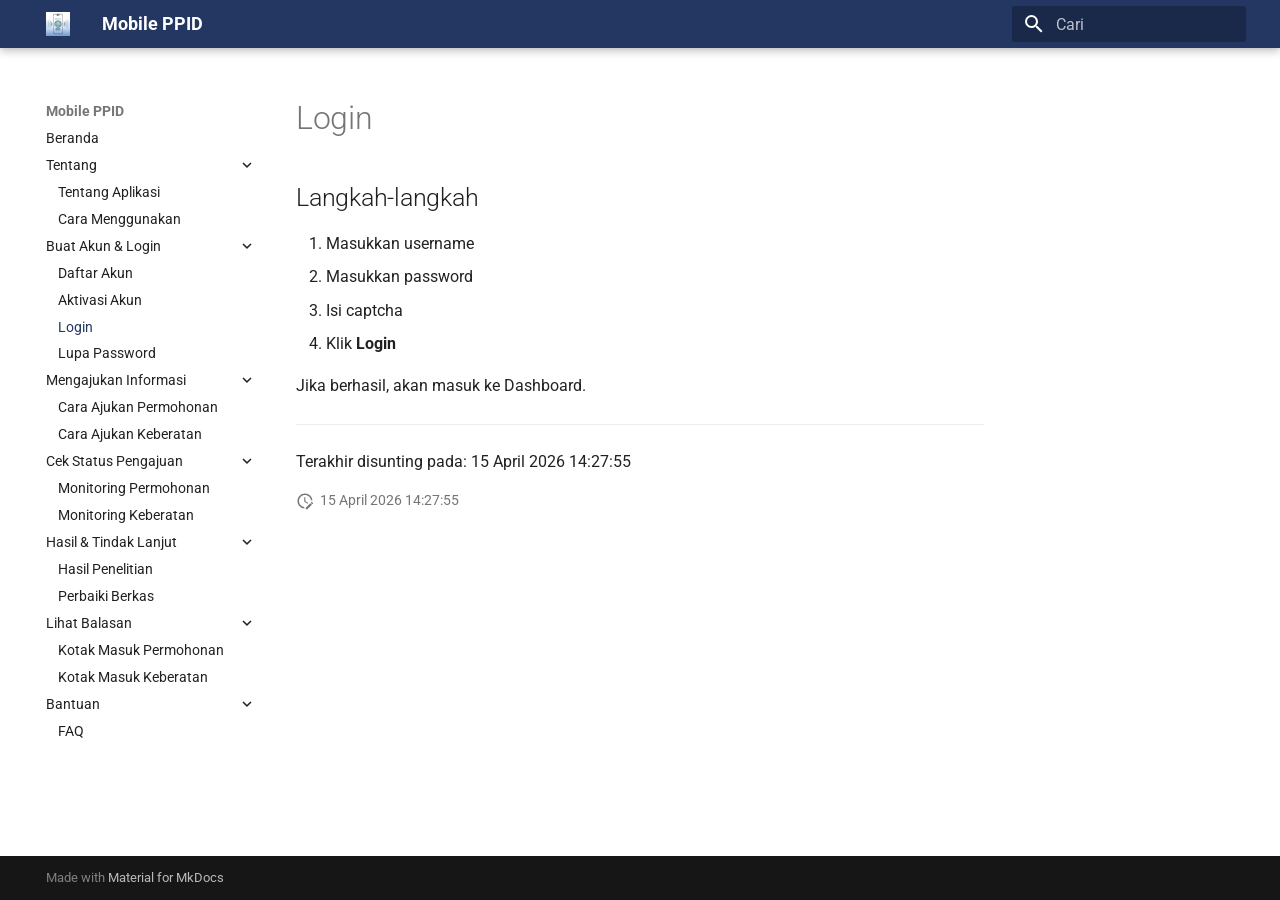
<file: content/akun/login/index.html>
<!doctype html>
<html lang="id" class="no-js">
  <head>
    
      <meta charset="utf-8">
      <meta name="viewport" content="width=device-width,initial-scale=1">
      
      
      
      
        <link rel="prev" href="../aktivasi/">
      
      
        <link rel="next" href="../lupa_password/">
      
      
        
      
      
      <link rel="icon" href="../../../assets/favicon.png">
      <meta name="generator" content="mkdocs-1.6.1, mkdocs-material-9.7.6">
    
    
      
        <title>Login - Mobile PPID</title>
      
    
    
      <link rel="stylesheet" href="../../../assets/stylesheets/main.484c7ddc.min.css">
      
        
        <link rel="stylesheet" href="../../../assets/stylesheets/palette.ab4e12ef.min.css">
      
      


    
    
      
    
    
      
        
        
        <link rel="preconnect" href="https://fonts.gstatic.com" crossorigin>
        <link rel="stylesheet" href="https://fonts.googleapis.com/css?family=Roboto:300,300i,400,400i,700,700i%7CRoboto+Mono:400,400i,700,700i&display=fallback">
        <style>:root{--md-text-font:"Roboto";--md-code-font:"Roboto Mono"}</style>
      
    
    
      <link rel="stylesheet" href="../../../assets/stylesheets/extra.css">
    
    <script>__md_scope=new URL("../../..",location),__md_hash=e=>[...e].reduce(((e,_)=>(e<<5)-e+_.charCodeAt(0)),0),__md_get=(e,_=localStorage,t=__md_scope)=>JSON.parse(_.getItem(t.pathname+"."+e)),__md_set=(e,_,t=localStorage,a=__md_scope)=>{try{t.setItem(a.pathname+"."+e,JSON.stringify(_))}catch(e){}}</script>
    
      

    
    
  </head>
  
  
    
    
    
    
    
    <body dir="ltr" data-md-color-scheme="default" data-md-color-primary="custom" data-md-color-accent="light-blue">
  
    
    <input class="md-toggle" data-md-toggle="drawer" type="checkbox" id="__drawer" autocomplete="off">
    <input class="md-toggle" data-md-toggle="search" type="checkbox" id="__search" autocomplete="off">
    <label class="md-overlay" for="__drawer"></label>
    <div data-md-component="skip">
      
        
        <a href="#login" class="md-skip">
          Lewati ke isi
        </a>
      
    </div>
    <div data-md-component="announce">
      
    </div>
    
    
      

  

<header class="md-header md-header--shadow" data-md-component="header">
  <nav class="md-header__inner md-grid" aria-label="Header">
    <a href="../../.." title="Mobile PPID" class="md-header__button md-logo" aria-label="Mobile PPID" data-md-component="logo">
      
  <img src="../../../assets/logo.png" alt="logo">

    </a>
    <label class="md-header__button md-icon" for="__drawer">
      
      <svg xmlns="http://www.w3.org/2000/svg" viewBox="0 0 24 24"><path d="M3 6h18v2H3zm0 5h18v2H3zm0 5h18v2H3z"/></svg>
    </label>
    <div class="md-header__title" data-md-component="header-title">
      <div class="md-header__ellipsis">
        <div class="md-header__topic">
          <span class="md-ellipsis">
            Mobile PPID
          </span>
        </div>
        <div class="md-header__topic" data-md-component="header-topic">
          <span class="md-ellipsis">
            
              Login
            
          </span>
        </div>
      </div>
    </div>
    
      
    
    
    
    
      
      
        <label class="md-header__button md-icon" for="__search">
          
          <svg xmlns="http://www.w3.org/2000/svg" viewBox="0 0 24 24"><path d="M9.5 3A6.5 6.5 0 0 1 16 9.5c0 1.61-.59 3.09-1.56 4.23l.27.27h.79l5 5-1.5 1.5-5-5v-.79l-.27-.27A6.52 6.52 0 0 1 9.5 16 6.5 6.5 0 0 1 3 9.5 6.5 6.5 0 0 1 9.5 3m0 2C7 5 5 7 5 9.5S7 14 9.5 14 14 12 14 9.5 12 5 9.5 5"/></svg>
        </label>
        <div class="md-search" data-md-component="search" role="dialog">
  <label class="md-search__overlay" for="__search"></label>
  <div class="md-search__inner" role="search">
    <form class="md-search__form" name="search">
      <input type="text" class="md-search__input" name="query" aria-label="Cari" placeholder="Cari" autocapitalize="off" autocorrect="off" autocomplete="off" spellcheck="false" data-md-component="search-query" required>
      <label class="md-search__icon md-icon" for="__search">
        
        <svg xmlns="http://www.w3.org/2000/svg" viewBox="0 0 24 24"><path d="M9.5 3A6.5 6.5 0 0 1 16 9.5c0 1.61-.59 3.09-1.56 4.23l.27.27h.79l5 5-1.5 1.5-5-5v-.79l-.27-.27A6.52 6.52 0 0 1 9.5 16 6.5 6.5 0 0 1 3 9.5 6.5 6.5 0 0 1 9.5 3m0 2C7 5 5 7 5 9.5S7 14 9.5 14 14 12 14 9.5 12 5 9.5 5"/></svg>
        
        <svg xmlns="http://www.w3.org/2000/svg" viewBox="0 0 24 24"><path d="M20 11v2H8l5.5 5.5-1.42 1.42L4.16 12l7.92-7.92L13.5 5.5 8 11z"/></svg>
      </label>
      <nav class="md-search__options" aria-label="Cari">
        
        <button type="reset" class="md-search__icon md-icon" title="Kosongkan" aria-label="Kosongkan" tabindex="-1">
          
          <svg xmlns="http://www.w3.org/2000/svg" viewBox="0 0 24 24"><path d="M19 6.41 17.59 5 12 10.59 6.41 5 5 6.41 10.59 12 5 17.59 6.41 19 12 13.41 17.59 19 19 17.59 13.41 12z"/></svg>
        </button>
      </nav>
      
    </form>
    <div class="md-search__output">
      <div class="md-search__scrollwrap" tabindex="0" data-md-scrollfix>
        <div class="md-search-result" data-md-component="search-result">
          <div class="md-search-result__meta">
            Mempersiapkan pencarian
          </div>
          <ol class="md-search-result__list" role="presentation"></ol>
        </div>
      </div>
    </div>
  </div>
</div>
      
    
    
  </nav>
  
</header>
    
    <div class="md-container" data-md-component="container">
      
      
        
          
        
      
      <main class="md-main" data-md-component="main">
        <div class="md-main__inner md-grid">
          
            
              
              <div class="md-sidebar md-sidebar--primary" data-md-component="sidebar" data-md-type="navigation" >
                <div class="md-sidebar__scrollwrap">
                  <div class="md-sidebar__inner">
                    



<nav class="md-nav md-nav--primary" aria-label="Navigasi" data-md-level="0">
  <label class="md-nav__title" for="__drawer">
    <a href="../../.." title="Mobile PPID" class="md-nav__button md-logo" aria-label="Mobile PPID" data-md-component="logo">
      
  <img src="../../../assets/logo.png" alt="logo">

    </a>
    Mobile PPID
  </label>
  
  <ul class="md-nav__list" data-md-scrollfix>
    
      
      
  
  
  
  
    <li class="md-nav__item">
      <a href="../../.." class="md-nav__link">
        
  
  
  <span class="md-ellipsis">
    
  
    Beranda
  

    
  </span>
  
  

      </a>
    </li>
  

    
      
      
  
  
  
  
    
    
    
    
    
    <li class="md-nav__item md-nav__item--nested">
      
        
        
          
        
        <input class="md-nav__toggle md-toggle md-toggle--indeterminate" type="checkbox" id="__nav_2" >
        
          
          <label class="md-nav__link" for="__nav_2" id="__nav_2_label" tabindex="0">
            
  
  
  <span class="md-ellipsis">
    
  
    Tentang
  

    
  </span>
  
  

            <span class="md-nav__icon md-icon"></span>
          </label>
        
        <nav class="md-nav" data-md-level="1" aria-labelledby="__nav_2_label" aria-expanded="false">
          <label class="md-nav__title" for="__nav_2">
            <span class="md-nav__icon md-icon"></span>
            
  
    Tentang
  

          </label>
          <ul class="md-nav__list" data-md-scrollfix>
            
              
                
  
  
  
  
    <li class="md-nav__item">
      <a href="../../tentang/tentang_aplikasi/" class="md-nav__link">
        
  
  
  <span class="md-ellipsis">
    
  
    Tentang Aplikasi
  

    
  </span>
  
  

      </a>
    </li>
  

              
            
              
                
  
  
  
  
    <li class="md-nav__item">
      <a href="../../tentang/cara_menggunakan/" class="md-nav__link">
        
  
  
  <span class="md-ellipsis">
    
  
    Cara Menggunakan
  

    
  </span>
  
  

      </a>
    </li>
  

              
            
          </ul>
        </nav>
      
    </li>
  

    
      
      
  
  
    
  
  
  
    
    
    
    
    
    <li class="md-nav__item md-nav__item--active md-nav__item--nested">
      
        
        
        <input class="md-nav__toggle md-toggle " type="checkbox" id="__nav_3" checked>
        
          
          <label class="md-nav__link" for="__nav_3" id="__nav_3_label" tabindex="0">
            
  
  
  <span class="md-ellipsis">
    
  
    Buat Akun & Login
  

    
  </span>
  
  

            <span class="md-nav__icon md-icon"></span>
          </label>
        
        <nav class="md-nav" data-md-level="1" aria-labelledby="__nav_3_label" aria-expanded="true">
          <label class="md-nav__title" for="__nav_3">
            <span class="md-nav__icon md-icon"></span>
            
  
    Buat Akun & Login
  

          </label>
          <ul class="md-nav__list" data-md-scrollfix>
            
              
                
  
  
  
  
    <li class="md-nav__item">
      <a href="../registrasi/" class="md-nav__link">
        
  
  
  <span class="md-ellipsis">
    
  
    Daftar Akun
  

    
  </span>
  
  

      </a>
    </li>
  

              
            
              
                
  
  
  
  
    <li class="md-nav__item">
      <a href="../aktivasi/" class="md-nav__link">
        
  
  
  <span class="md-ellipsis">
    
  
    Aktivasi Akun
  

    
  </span>
  
  

      </a>
    </li>
  

              
            
              
                
  
  
    
  
  
  
    <li class="md-nav__item md-nav__item--active">
      
      <input class="md-nav__toggle md-toggle" type="checkbox" id="__toc">
      
      
        
      
      
        <label class="md-nav__link md-nav__link--active" for="__toc">
          
  
  
  <span class="md-ellipsis">
    
  
    Login
  

    
  </span>
  
  

          <span class="md-nav__icon md-icon"></span>
        </label>
      
      <a href="./" class="md-nav__link md-nav__link--active">
        
  
  
  <span class="md-ellipsis">
    
  
    Login
  

    
  </span>
  
  

      </a>
      
        

<nav class="md-nav md-nav--secondary" aria-label="Daftar isi">
  
  
  
    
  
  
    <label class="md-nav__title" for="__toc">
      <span class="md-nav__icon md-icon"></span>
      Daftar isi
    </label>
    <ul class="md-nav__list" data-md-component="toc" data-md-scrollfix>
      
        <li class="md-nav__item">
  <a href="#langkah-langkah" class="md-nav__link">
    <span class="md-ellipsis">
      
        Langkah-langkah
      
    </span>
  </a>
  
</li>
      
    </ul>
  
</nav>
      
    </li>
  

              
            
              
                
  
  
  
  
    <li class="md-nav__item">
      <a href="../lupa_password/" class="md-nav__link">
        
  
  
  <span class="md-ellipsis">
    
  
    Lupa Password
  

    
  </span>
  
  

      </a>
    </li>
  

              
            
          </ul>
        </nav>
      
    </li>
  

    
      
      
  
  
  
  
    
    
    
    
    
    <li class="md-nav__item md-nav__item--nested">
      
        
        
          
        
        <input class="md-nav__toggle md-toggle md-toggle--indeterminate" type="checkbox" id="__nav_4" >
        
          
          <label class="md-nav__link" for="__nav_4" id="__nav_4_label" tabindex="0">
            
  
  
  <span class="md-ellipsis">
    
  
    Mengajukan Informasi
  

    
  </span>
  
  

            <span class="md-nav__icon md-icon"></span>
          </label>
        
        <nav class="md-nav" data-md-level="1" aria-labelledby="__nav_4_label" aria-expanded="false">
          <label class="md-nav__title" for="__nav_4">
            <span class="md-nav__icon md-icon"></span>
            
  
    Mengajukan Informasi
  

          </label>
          <ul class="md-nav__list" data-md-scrollfix>
            
              
                
  
  
  
  
    <li class="md-nav__item">
      <a href="../../pengajuan/permohonan/" class="md-nav__link">
        
  
  
  <span class="md-ellipsis">
    
  
    Cara Ajukan Permohonan
  

    
  </span>
  
  

      </a>
    </li>
  

              
            
              
                
  
  
  
  
    <li class="md-nav__item">
      <a href="../../pengajuan/keberatan/" class="md-nav__link">
        
  
  
  <span class="md-ellipsis">
    
  
    Cara Ajukan Keberatan
  

    
  </span>
  
  

      </a>
    </li>
  

              
            
          </ul>
        </nav>
      
    </li>
  

    
      
      
  
  
  
  
    
    
    
    
    
    <li class="md-nav__item md-nav__item--nested">
      
        
        
          
        
        <input class="md-nav__toggle md-toggle md-toggle--indeterminate" type="checkbox" id="__nav_5" >
        
          
          <label class="md-nav__link" for="__nav_5" id="__nav_5_label" tabindex="0">
            
  
  
  <span class="md-ellipsis">
    
  
    Cek Status Pengajuan
  

    
  </span>
  
  

            <span class="md-nav__icon md-icon"></span>
          </label>
        
        <nav class="md-nav" data-md-level="1" aria-labelledby="__nav_5_label" aria-expanded="false">
          <label class="md-nav__title" for="__nav_5">
            <span class="md-nav__icon md-icon"></span>
            
  
    Cek Status Pengajuan
  

          </label>
          <ul class="md-nav__list" data-md-scrollfix>
            
              
                
  
  
  
  
    <li class="md-nav__item">
      <a href="../../monitoring/permohonan.md" class="md-nav__link">
        
  
  
  <span class="md-ellipsis">
    
  
    Monitoring Permohonan
  

    
  </span>
  
  

      </a>
    </li>
  

              
            
              
                
  
  
  
  
    <li class="md-nav__item">
      <a href="../../monitoring/keberatan.md" class="md-nav__link">
        
  
  
  <span class="md-ellipsis">
    
  
    Monitoring Keberatan
  

    
  </span>
  
  

      </a>
    </li>
  

              
            
          </ul>
        </nav>
      
    </li>
  

    
      
      
  
  
  
  
    
    
    
    
    
    <li class="md-nav__item md-nav__item--nested">
      
        
        
          
        
        <input class="md-nav__toggle md-toggle md-toggle--indeterminate" type="checkbox" id="__nav_6" >
        
          
          <label class="md-nav__link" for="__nav_6" id="__nav_6_label" tabindex="0">
            
  
  
  <span class="md-ellipsis">
    
  
    Hasil & Tindak Lanjut
  

    
  </span>
  
  

            <span class="md-nav__icon md-icon"></span>
          </label>
        
        <nav class="md-nav" data-md-level="1" aria-labelledby="__nav_6_label" aria-expanded="false">
          <label class="md-nav__title" for="__nav_6">
            <span class="md-nav__icon md-icon"></span>
            
  
    Hasil & Tindak Lanjut
  

          </label>
          <ul class="md-nav__list" data-md-scrollfix>
            
              
                
  
  
  
  
    <li class="md-nav__item">
      <a href="../../hasil/penelitian.md" class="md-nav__link">
        
  
  
  <span class="md-ellipsis">
    
  
    Hasil Penelitian
  

    
  </span>
  
  

      </a>
    </li>
  

              
            
              
                
  
  
  
  
    <li class="md-nav__item">
      <a href="../../hasil/berkas.md" class="md-nav__link">
        
  
  
  <span class="md-ellipsis">
    
  
    Perbaiki Berkas
  

    
  </span>
  
  

      </a>
    </li>
  

              
            
          </ul>
        </nav>
      
    </li>
  

    
      
      
  
  
  
  
    
    
    
    
    
    <li class="md-nav__item md-nav__item--nested">
      
        
        
          
        
        <input class="md-nav__toggle md-toggle md-toggle--indeterminate" type="checkbox" id="__nav_7" >
        
          
          <label class="md-nav__link" for="__nav_7" id="__nav_7_label" tabindex="0">
            
  
  
  <span class="md-ellipsis">
    
  
    Lihat Balasan
  

    
  </span>
  
  

            <span class="md-nav__icon md-icon"></span>
          </label>
        
        <nav class="md-nav" data-md-level="1" aria-labelledby="__nav_7_label" aria-expanded="false">
          <label class="md-nav__title" for="__nav_7">
            <span class="md-nav__icon md-icon"></span>
            
  
    Lihat Balasan
  

          </label>
          <ul class="md-nav__list" data-md-scrollfix>
            
              
                
  
  
  
  
    <li class="md-nav__item">
      <a href="../../kotak_masuk/permohonan.md" class="md-nav__link">
        
  
  
  <span class="md-ellipsis">
    
  
    Kotak Masuk Permohonan
  

    
  </span>
  
  

      </a>
    </li>
  

              
            
              
                
  
  
  
  
    <li class="md-nav__item">
      <a href="../../kotak_masuk/keberatan.md" class="md-nav__link">
        
  
  
  <span class="md-ellipsis">
    
  
    Kotak Masuk Keberatan
  

    
  </span>
  
  

      </a>
    </li>
  

              
            
          </ul>
        </nav>
      
    </li>
  

    
      
      
  
  
  
  
    
    
    
    
    
    <li class="md-nav__item md-nav__item--nested">
      
        
        
          
        
        <input class="md-nav__toggle md-toggle md-toggle--indeterminate" type="checkbox" id="__nav_8" >
        
          
          <label class="md-nav__link" for="__nav_8" id="__nav_8_label" tabindex="0">
            
  
  
  <span class="md-ellipsis">
    
  
    Bantuan
  

    
  </span>
  
  

            <span class="md-nav__icon md-icon"></span>
          </label>
        
        <nav class="md-nav" data-md-level="1" aria-labelledby="__nav_8_label" aria-expanded="false">
          <label class="md-nav__title" for="__nav_8">
            <span class="md-nav__icon md-icon"></span>
            
  
    Bantuan
  

          </label>
          <ul class="md-nav__list" data-md-scrollfix>
            
              
                
  
  
  
  
    <li class="md-nav__item">
      <a href="../../bantuan/faq.md" class="md-nav__link">
        
  
  
  <span class="md-ellipsis">
    
  
    FAQ
  

    
  </span>
  
  

      </a>
    </li>
  

              
            
          </ul>
        </nav>
      
    </li>
  

    
  </ul>
</nav>
                  </div>
                </div>
              </div>
            
            
              
              <div class="md-sidebar md-sidebar--secondary" data-md-component="sidebar" data-md-type="toc" >
                <div class="md-sidebar__scrollwrap">
                  <div class="md-sidebar__inner">
                    

<nav class="md-nav md-nav--secondary" aria-label="Daftar isi">
  
  
  
    
  
  
    <label class="md-nav__title" for="__toc">
      <span class="md-nav__icon md-icon"></span>
      Daftar isi
    </label>
    <ul class="md-nav__list" data-md-component="toc" data-md-scrollfix>
      
        <li class="md-nav__item">
  <a href="#langkah-langkah" class="md-nav__link">
    <span class="md-ellipsis">
      
        Langkah-langkah
      
    </span>
  </a>
  
</li>
      
    </ul>
  
</nav>
                  </div>
                </div>
              </div>
            
          
          
            <div class="md-content" data-md-component="content">
              
              <article class="md-content__inner md-typeset">
                
                  



<h1 id="login">Login</h1>
<h2 id="langkah-langkah">Langkah-langkah</h2>
<ol>
<li>Masukkan username</li>
<li>Masukkan password</li>
<li>Isi captcha</li>
<li>Klik <strong>Login</strong></li>
</ol>
<p>Jika berhasil, akan masuk ke Dashboard.</p>
<hr />
<p>Terakhir disunting pada: <span class="git-revision-date-localized-plugin git-revision-date-localized-plugin-datetime" title="15 April 2026 14:27:55 WIB">15 April 2026 14:27:55</span></p>







  
    
  
  


  <aside class="md-source-file">
    
      
  <span class="md-source-file__fact">
    <span class="md-icon" title="Pembaruan terakhir">
      <svg xmlns="http://www.w3.org/2000/svg" viewBox="0 0 24 24"><path d="M21 13.1c-.1 0-.3.1-.4.2l-1 1 2.1 2.1 1-1c.2-.2.2-.6 0-.8l-1.3-1.3c-.1-.1-.2-.2-.4-.2m-1.9 1.8-6.1 6V23h2.1l6.1-6.1zM12.5 7v5.2l4 2.4-1 1L11 13V7zM11 21.9c-5.1-.5-9-4.8-9-9.9C2 6.5 6.5 2 12 2c5.3 0 9.6 4.1 10 9.3-.3-.1-.6-.2-1-.2s-.7.1-1 .2C19.6 7.2 16.2 4 12 4c-4.4 0-8 3.6-8 8 0 4.1 3.1 7.5 7.1 7.9l-.1.2z"/></svg>
    </span>
    <span class="git-revision-date-localized-plugin git-revision-date-localized-plugin-datetime" title="15 April 2026 14:27:55 WIB">15 April 2026 14:27:55</span>
  </span>

    
    
    
    
  </aside>





                
              </article>
            </div>
          
          
<script>var target=document.getElementById(location.hash.slice(1));target&&target.name&&(target.checked=target.name.startsWith("__tabbed_"))</script>
        </div>
        
      </main>
      
        <footer class="md-footer">
  
  <div class="md-footer-meta md-typeset">
    <div class="md-footer-meta__inner md-grid">
      <div class="md-copyright">
  
  
    Made with
    <a href="https://squidfunk.github.io/mkdocs-material/" target="_blank" rel="noopener">
      Material for MkDocs
    </a>
  
</div>
      
    </div>
  </div>
</footer>
      
    </div>
    <div class="md-dialog" data-md-component="dialog">
      <div class="md-dialog__inner md-typeset"></div>
    </div>
    
    
    
      
      
      <script id="__config" type="application/json">{"annotate": null, "base": "../../..", "features": ["navigation.expand"], "search": "../../../assets/javascripts/workers/search.2c215733.min.js", "tags": null, "translations": {"clipboard.copied": "Tersalin ke clipboard", "clipboard.copy": "Salin ke clipboard", "search.result.more.one": "1 lagi di halaman ini", "search.result.more.other": "# lagi di halaman ini", "search.result.none": "Tidak ada dokumen yang sesuai", "search.result.one": "1 dokumen ditemukan", "search.result.other": "# dokumen ditemukan", "search.result.placeholder": "Ketik untuk mulai pencarian", "search.result.term.missing": "Tidak ada", "select.version": "Pilih versi"}, "version": null}</script>
    
    
      <script src="../../../assets/javascripts/bundle.79ae519e.min.js"></script>
      
    
  </body>
</html>
</file>
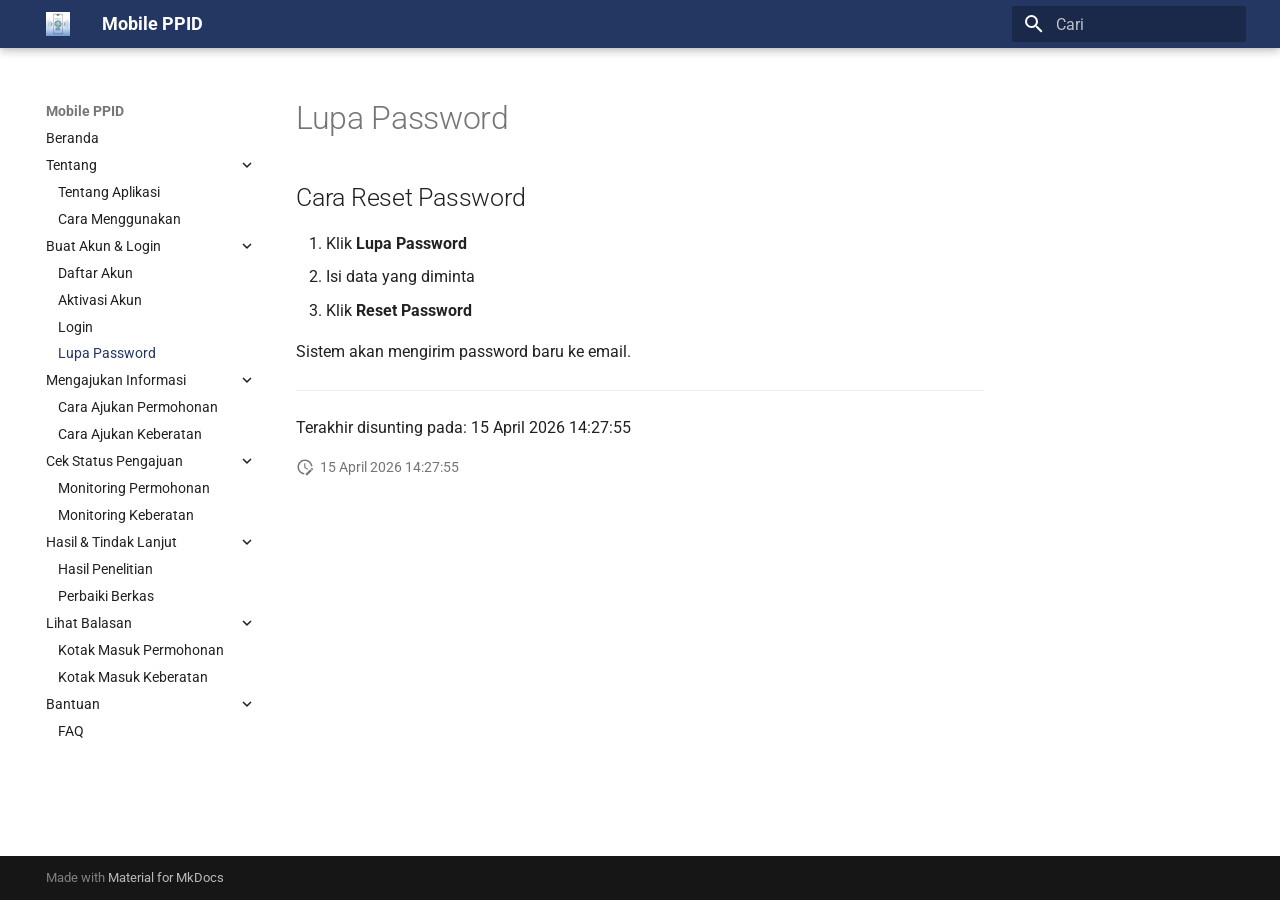
<file: content/akun/lupa_password/index.html>
<!doctype html>
<html lang="id" class="no-js">
  <head>
    
      <meta charset="utf-8">
      <meta name="viewport" content="width=device-width,initial-scale=1">
      
      
      
      
        <link rel="prev" href="../login/">
      
      
        <link rel="next" href="../../pengajuan/permohonan/">
      
      
        
      
      
      <link rel="icon" href="../../../assets/favicon.png">
      <meta name="generator" content="mkdocs-1.6.1, mkdocs-material-9.7.6">
    
    
      
        <title>Lupa Password - Mobile PPID</title>
      
    
    
      <link rel="stylesheet" href="../../../assets/stylesheets/main.484c7ddc.min.css">
      
        
        <link rel="stylesheet" href="../../../assets/stylesheets/palette.ab4e12ef.min.css">
      
      


    
    
      
    
    
      
        
        
        <link rel="preconnect" href="https://fonts.gstatic.com" crossorigin>
        <link rel="stylesheet" href="https://fonts.googleapis.com/css?family=Roboto:300,300i,400,400i,700,700i%7CRoboto+Mono:400,400i,700,700i&display=fallback">
        <style>:root{--md-text-font:"Roboto";--md-code-font:"Roboto Mono"}</style>
      
    
    
      <link rel="stylesheet" href="../../../assets/stylesheets/extra.css">
    
    <script>__md_scope=new URL("../../..",location),__md_hash=e=>[...e].reduce(((e,_)=>(e<<5)-e+_.charCodeAt(0)),0),__md_get=(e,_=localStorage,t=__md_scope)=>JSON.parse(_.getItem(t.pathname+"."+e)),__md_set=(e,_,t=localStorage,a=__md_scope)=>{try{t.setItem(a.pathname+"."+e,JSON.stringify(_))}catch(e){}}</script>
    
      

    
    
  </head>
  
  
    
    
    
    
    
    <body dir="ltr" data-md-color-scheme="default" data-md-color-primary="custom" data-md-color-accent="light-blue">
  
    
    <input class="md-toggle" data-md-toggle="drawer" type="checkbox" id="__drawer" autocomplete="off">
    <input class="md-toggle" data-md-toggle="search" type="checkbox" id="__search" autocomplete="off">
    <label class="md-overlay" for="__drawer"></label>
    <div data-md-component="skip">
      
        
        <a href="#lupa-password" class="md-skip">
          Lewati ke isi
        </a>
      
    </div>
    <div data-md-component="announce">
      
    </div>
    
    
      

  

<header class="md-header md-header--shadow" data-md-component="header">
  <nav class="md-header__inner md-grid" aria-label="Header">
    <a href="../../.." title="Mobile PPID" class="md-header__button md-logo" aria-label="Mobile PPID" data-md-component="logo">
      
  <img src="../../../assets/logo.png" alt="logo">

    </a>
    <label class="md-header__button md-icon" for="__drawer">
      
      <svg xmlns="http://www.w3.org/2000/svg" viewBox="0 0 24 24"><path d="M3 6h18v2H3zm0 5h18v2H3zm0 5h18v2H3z"/></svg>
    </label>
    <div class="md-header__title" data-md-component="header-title">
      <div class="md-header__ellipsis">
        <div class="md-header__topic">
          <span class="md-ellipsis">
            Mobile PPID
          </span>
        </div>
        <div class="md-header__topic" data-md-component="header-topic">
          <span class="md-ellipsis">
            
              Lupa Password
            
          </span>
        </div>
      </div>
    </div>
    
      
    
    
    
    
      
      
        <label class="md-header__button md-icon" for="__search">
          
          <svg xmlns="http://www.w3.org/2000/svg" viewBox="0 0 24 24"><path d="M9.5 3A6.5 6.5 0 0 1 16 9.5c0 1.61-.59 3.09-1.56 4.23l.27.27h.79l5 5-1.5 1.5-5-5v-.79l-.27-.27A6.52 6.52 0 0 1 9.5 16 6.5 6.5 0 0 1 3 9.5 6.5 6.5 0 0 1 9.5 3m0 2C7 5 5 7 5 9.5S7 14 9.5 14 14 12 14 9.5 12 5 9.5 5"/></svg>
        </label>
        <div class="md-search" data-md-component="search" role="dialog">
  <label class="md-search__overlay" for="__search"></label>
  <div class="md-search__inner" role="search">
    <form class="md-search__form" name="search">
      <input type="text" class="md-search__input" name="query" aria-label="Cari" placeholder="Cari" autocapitalize="off" autocorrect="off" autocomplete="off" spellcheck="false" data-md-component="search-query" required>
      <label class="md-search__icon md-icon" for="__search">
        
        <svg xmlns="http://www.w3.org/2000/svg" viewBox="0 0 24 24"><path d="M9.5 3A6.5 6.5 0 0 1 16 9.5c0 1.61-.59 3.09-1.56 4.23l.27.27h.79l5 5-1.5 1.5-5-5v-.79l-.27-.27A6.52 6.52 0 0 1 9.5 16 6.5 6.5 0 0 1 3 9.5 6.5 6.5 0 0 1 9.5 3m0 2C7 5 5 7 5 9.5S7 14 9.5 14 14 12 14 9.5 12 5 9.5 5"/></svg>
        
        <svg xmlns="http://www.w3.org/2000/svg" viewBox="0 0 24 24"><path d="M20 11v2H8l5.5 5.5-1.42 1.42L4.16 12l7.92-7.92L13.5 5.5 8 11z"/></svg>
      </label>
      <nav class="md-search__options" aria-label="Cari">
        
        <button type="reset" class="md-search__icon md-icon" title="Kosongkan" aria-label="Kosongkan" tabindex="-1">
          
          <svg xmlns="http://www.w3.org/2000/svg" viewBox="0 0 24 24"><path d="M19 6.41 17.59 5 12 10.59 6.41 5 5 6.41 10.59 12 5 17.59 6.41 19 12 13.41 17.59 19 19 17.59 13.41 12z"/></svg>
        </button>
      </nav>
      
    </form>
    <div class="md-search__output">
      <div class="md-search__scrollwrap" tabindex="0" data-md-scrollfix>
        <div class="md-search-result" data-md-component="search-result">
          <div class="md-search-result__meta">
            Mempersiapkan pencarian
          </div>
          <ol class="md-search-result__list" role="presentation"></ol>
        </div>
      </div>
    </div>
  </div>
</div>
      
    
    
  </nav>
  
</header>
    
    <div class="md-container" data-md-component="container">
      
      
        
          
        
      
      <main class="md-main" data-md-component="main">
        <div class="md-main__inner md-grid">
          
            
              
              <div class="md-sidebar md-sidebar--primary" data-md-component="sidebar" data-md-type="navigation" >
                <div class="md-sidebar__scrollwrap">
                  <div class="md-sidebar__inner">
                    



<nav class="md-nav md-nav--primary" aria-label="Navigasi" data-md-level="0">
  <label class="md-nav__title" for="__drawer">
    <a href="../../.." title="Mobile PPID" class="md-nav__button md-logo" aria-label="Mobile PPID" data-md-component="logo">
      
  <img src="../../../assets/logo.png" alt="logo">

    </a>
    Mobile PPID
  </label>
  
  <ul class="md-nav__list" data-md-scrollfix>
    
      
      
  
  
  
  
    <li class="md-nav__item">
      <a href="../../.." class="md-nav__link">
        
  
  
  <span class="md-ellipsis">
    
  
    Beranda
  

    
  </span>
  
  

      </a>
    </li>
  

    
      
      
  
  
  
  
    
    
    
    
    
    <li class="md-nav__item md-nav__item--nested">
      
        
        
          
        
        <input class="md-nav__toggle md-toggle md-toggle--indeterminate" type="checkbox" id="__nav_2" >
        
          
          <label class="md-nav__link" for="__nav_2" id="__nav_2_label" tabindex="0">
            
  
  
  <span class="md-ellipsis">
    
  
    Tentang
  

    
  </span>
  
  

            <span class="md-nav__icon md-icon"></span>
          </label>
        
        <nav class="md-nav" data-md-level="1" aria-labelledby="__nav_2_label" aria-expanded="false">
          <label class="md-nav__title" for="__nav_2">
            <span class="md-nav__icon md-icon"></span>
            
  
    Tentang
  

          </label>
          <ul class="md-nav__list" data-md-scrollfix>
            
              
                
  
  
  
  
    <li class="md-nav__item">
      <a href="../../tentang/tentang_aplikasi/" class="md-nav__link">
        
  
  
  <span class="md-ellipsis">
    
  
    Tentang Aplikasi
  

    
  </span>
  
  

      </a>
    </li>
  

              
            
              
                
  
  
  
  
    <li class="md-nav__item">
      <a href="../../tentang/cara_menggunakan/" class="md-nav__link">
        
  
  
  <span class="md-ellipsis">
    
  
    Cara Menggunakan
  

    
  </span>
  
  

      </a>
    </li>
  

              
            
          </ul>
        </nav>
      
    </li>
  

    
      
      
  
  
    
  
  
  
    
    
    
    
    
    <li class="md-nav__item md-nav__item--active md-nav__item--nested">
      
        
        
        <input class="md-nav__toggle md-toggle " type="checkbox" id="__nav_3" checked>
        
          
          <label class="md-nav__link" for="__nav_3" id="__nav_3_label" tabindex="0">
            
  
  
  <span class="md-ellipsis">
    
  
    Buat Akun & Login
  

    
  </span>
  
  

            <span class="md-nav__icon md-icon"></span>
          </label>
        
        <nav class="md-nav" data-md-level="1" aria-labelledby="__nav_3_label" aria-expanded="true">
          <label class="md-nav__title" for="__nav_3">
            <span class="md-nav__icon md-icon"></span>
            
  
    Buat Akun & Login
  

          </label>
          <ul class="md-nav__list" data-md-scrollfix>
            
              
                
  
  
  
  
    <li class="md-nav__item">
      <a href="../registrasi/" class="md-nav__link">
        
  
  
  <span class="md-ellipsis">
    
  
    Daftar Akun
  

    
  </span>
  
  

      </a>
    </li>
  

              
            
              
                
  
  
  
  
    <li class="md-nav__item">
      <a href="../aktivasi/" class="md-nav__link">
        
  
  
  <span class="md-ellipsis">
    
  
    Aktivasi Akun
  

    
  </span>
  
  

      </a>
    </li>
  

              
            
              
                
  
  
  
  
    <li class="md-nav__item">
      <a href="../login/" class="md-nav__link">
        
  
  
  <span class="md-ellipsis">
    
  
    Login
  

    
  </span>
  
  

      </a>
    </li>
  

              
            
              
                
  
  
    
  
  
  
    <li class="md-nav__item md-nav__item--active">
      
      <input class="md-nav__toggle md-toggle" type="checkbox" id="__toc">
      
      
        
      
      
        <label class="md-nav__link md-nav__link--active" for="__toc">
          
  
  
  <span class="md-ellipsis">
    
  
    Lupa Password
  

    
  </span>
  
  

          <span class="md-nav__icon md-icon"></span>
        </label>
      
      <a href="./" class="md-nav__link md-nav__link--active">
        
  
  
  <span class="md-ellipsis">
    
  
    Lupa Password
  

    
  </span>
  
  

      </a>
      
        

<nav class="md-nav md-nav--secondary" aria-label="Daftar isi">
  
  
  
    
  
  
    <label class="md-nav__title" for="__toc">
      <span class="md-nav__icon md-icon"></span>
      Daftar isi
    </label>
    <ul class="md-nav__list" data-md-component="toc" data-md-scrollfix>
      
        <li class="md-nav__item">
  <a href="#cara-reset-password" class="md-nav__link">
    <span class="md-ellipsis">
      
        Cara Reset Password
      
    </span>
  </a>
  
</li>
      
    </ul>
  
</nav>
      
    </li>
  

              
            
          </ul>
        </nav>
      
    </li>
  

    
      
      
  
  
  
  
    
    
    
    
    
    <li class="md-nav__item md-nav__item--nested">
      
        
        
          
        
        <input class="md-nav__toggle md-toggle md-toggle--indeterminate" type="checkbox" id="__nav_4" >
        
          
          <label class="md-nav__link" for="__nav_4" id="__nav_4_label" tabindex="0">
            
  
  
  <span class="md-ellipsis">
    
  
    Mengajukan Informasi
  

    
  </span>
  
  

            <span class="md-nav__icon md-icon"></span>
          </label>
        
        <nav class="md-nav" data-md-level="1" aria-labelledby="__nav_4_label" aria-expanded="false">
          <label class="md-nav__title" for="__nav_4">
            <span class="md-nav__icon md-icon"></span>
            
  
    Mengajukan Informasi
  

          </label>
          <ul class="md-nav__list" data-md-scrollfix>
            
              
                
  
  
  
  
    <li class="md-nav__item">
      <a href="../../pengajuan/permohonan/" class="md-nav__link">
        
  
  
  <span class="md-ellipsis">
    
  
    Cara Ajukan Permohonan
  

    
  </span>
  
  

      </a>
    </li>
  

              
            
              
                
  
  
  
  
    <li class="md-nav__item">
      <a href="../../pengajuan/keberatan/" class="md-nav__link">
        
  
  
  <span class="md-ellipsis">
    
  
    Cara Ajukan Keberatan
  

    
  </span>
  
  

      </a>
    </li>
  

              
            
          </ul>
        </nav>
      
    </li>
  

    
      
      
  
  
  
  
    
    
    
    
    
    <li class="md-nav__item md-nav__item--nested">
      
        
        
          
        
        <input class="md-nav__toggle md-toggle md-toggle--indeterminate" type="checkbox" id="__nav_5" >
        
          
          <label class="md-nav__link" for="__nav_5" id="__nav_5_label" tabindex="0">
            
  
  
  <span class="md-ellipsis">
    
  
    Cek Status Pengajuan
  

    
  </span>
  
  

            <span class="md-nav__icon md-icon"></span>
          </label>
        
        <nav class="md-nav" data-md-level="1" aria-labelledby="__nav_5_label" aria-expanded="false">
          <label class="md-nav__title" for="__nav_5">
            <span class="md-nav__icon md-icon"></span>
            
  
    Cek Status Pengajuan
  

          </label>
          <ul class="md-nav__list" data-md-scrollfix>
            
              
                
  
  
  
  
    <li class="md-nav__item">
      <a href="../../monitoring/permohonan.md" class="md-nav__link">
        
  
  
  <span class="md-ellipsis">
    
  
    Monitoring Permohonan
  

    
  </span>
  
  

      </a>
    </li>
  

              
            
              
                
  
  
  
  
    <li class="md-nav__item">
      <a href="../../monitoring/keberatan.md" class="md-nav__link">
        
  
  
  <span class="md-ellipsis">
    
  
    Monitoring Keberatan
  

    
  </span>
  
  

      </a>
    </li>
  

              
            
          </ul>
        </nav>
      
    </li>
  

    
      
      
  
  
  
  
    
    
    
    
    
    <li class="md-nav__item md-nav__item--nested">
      
        
        
          
        
        <input class="md-nav__toggle md-toggle md-toggle--indeterminate" type="checkbox" id="__nav_6" >
        
          
          <label class="md-nav__link" for="__nav_6" id="__nav_6_label" tabindex="0">
            
  
  
  <span class="md-ellipsis">
    
  
    Hasil & Tindak Lanjut
  

    
  </span>
  
  

            <span class="md-nav__icon md-icon"></span>
          </label>
        
        <nav class="md-nav" data-md-level="1" aria-labelledby="__nav_6_label" aria-expanded="false">
          <label class="md-nav__title" for="__nav_6">
            <span class="md-nav__icon md-icon"></span>
            
  
    Hasil & Tindak Lanjut
  

          </label>
          <ul class="md-nav__list" data-md-scrollfix>
            
              
                
  
  
  
  
    <li class="md-nav__item">
      <a href="../../hasil/penelitian.md" class="md-nav__link">
        
  
  
  <span class="md-ellipsis">
    
  
    Hasil Penelitian
  

    
  </span>
  
  

      </a>
    </li>
  

              
            
              
                
  
  
  
  
    <li class="md-nav__item">
      <a href="../../hasil/berkas.md" class="md-nav__link">
        
  
  
  <span class="md-ellipsis">
    
  
    Perbaiki Berkas
  

    
  </span>
  
  

      </a>
    </li>
  

              
            
          </ul>
        </nav>
      
    </li>
  

    
      
      
  
  
  
  
    
    
    
    
    
    <li class="md-nav__item md-nav__item--nested">
      
        
        
          
        
        <input class="md-nav__toggle md-toggle md-toggle--indeterminate" type="checkbox" id="__nav_7" >
        
          
          <label class="md-nav__link" for="__nav_7" id="__nav_7_label" tabindex="0">
            
  
  
  <span class="md-ellipsis">
    
  
    Lihat Balasan
  

    
  </span>
  
  

            <span class="md-nav__icon md-icon"></span>
          </label>
        
        <nav class="md-nav" data-md-level="1" aria-labelledby="__nav_7_label" aria-expanded="false">
          <label class="md-nav__title" for="__nav_7">
            <span class="md-nav__icon md-icon"></span>
            
  
    Lihat Balasan
  

          </label>
          <ul class="md-nav__list" data-md-scrollfix>
            
              
                
  
  
  
  
    <li class="md-nav__item">
      <a href="../../kotak_masuk/permohonan.md" class="md-nav__link">
        
  
  
  <span class="md-ellipsis">
    
  
    Kotak Masuk Permohonan
  

    
  </span>
  
  

      </a>
    </li>
  

              
            
              
                
  
  
  
  
    <li class="md-nav__item">
      <a href="../../kotak_masuk/keberatan.md" class="md-nav__link">
        
  
  
  <span class="md-ellipsis">
    
  
    Kotak Masuk Keberatan
  

    
  </span>
  
  

      </a>
    </li>
  

              
            
          </ul>
        </nav>
      
    </li>
  

    
      
      
  
  
  
  
    
    
    
    
    
    <li class="md-nav__item md-nav__item--nested">
      
        
        
          
        
        <input class="md-nav__toggle md-toggle md-toggle--indeterminate" type="checkbox" id="__nav_8" >
        
          
          <label class="md-nav__link" for="__nav_8" id="__nav_8_label" tabindex="0">
            
  
  
  <span class="md-ellipsis">
    
  
    Bantuan
  

    
  </span>
  
  

            <span class="md-nav__icon md-icon"></span>
          </label>
        
        <nav class="md-nav" data-md-level="1" aria-labelledby="__nav_8_label" aria-expanded="false">
          <label class="md-nav__title" for="__nav_8">
            <span class="md-nav__icon md-icon"></span>
            
  
    Bantuan
  

          </label>
          <ul class="md-nav__list" data-md-scrollfix>
            
              
                
  
  
  
  
    <li class="md-nav__item">
      <a href="../../bantuan/faq.md" class="md-nav__link">
        
  
  
  <span class="md-ellipsis">
    
  
    FAQ
  

    
  </span>
  
  

      </a>
    </li>
  

              
            
          </ul>
        </nav>
      
    </li>
  

    
  </ul>
</nav>
                  </div>
                </div>
              </div>
            
            
              
              <div class="md-sidebar md-sidebar--secondary" data-md-component="sidebar" data-md-type="toc" >
                <div class="md-sidebar__scrollwrap">
                  <div class="md-sidebar__inner">
                    

<nav class="md-nav md-nav--secondary" aria-label="Daftar isi">
  
  
  
    
  
  
    <label class="md-nav__title" for="__toc">
      <span class="md-nav__icon md-icon"></span>
      Daftar isi
    </label>
    <ul class="md-nav__list" data-md-component="toc" data-md-scrollfix>
      
        <li class="md-nav__item">
  <a href="#cara-reset-password" class="md-nav__link">
    <span class="md-ellipsis">
      
        Cara Reset Password
      
    </span>
  </a>
  
</li>
      
    </ul>
  
</nav>
                  </div>
                </div>
              </div>
            
          
          
            <div class="md-content" data-md-component="content">
              
              <article class="md-content__inner md-typeset">
                
                  



<h1 id="lupa-password">Lupa Password</h1>
<h2 id="cara-reset-password">Cara Reset Password</h2>
<ol>
<li>Klik <strong>Lupa Password</strong></li>
<li>Isi data yang diminta</li>
<li>Klik <strong>Reset Password</strong></li>
</ol>
<p>Sistem akan mengirim password baru ke email.</p>
<hr />
<p>Terakhir disunting pada: <span class="git-revision-date-localized-plugin git-revision-date-localized-plugin-datetime" title="15 April 2026 14:27:55 WIB">15 April 2026 14:27:55</span></p>







  
    
  
  


  <aside class="md-source-file">
    
      
  <span class="md-source-file__fact">
    <span class="md-icon" title="Pembaruan terakhir">
      <svg xmlns="http://www.w3.org/2000/svg" viewBox="0 0 24 24"><path d="M21 13.1c-.1 0-.3.1-.4.2l-1 1 2.1 2.1 1-1c.2-.2.2-.6 0-.8l-1.3-1.3c-.1-.1-.2-.2-.4-.2m-1.9 1.8-6.1 6V23h2.1l6.1-6.1zM12.5 7v5.2l4 2.4-1 1L11 13V7zM11 21.9c-5.1-.5-9-4.8-9-9.9C2 6.5 6.5 2 12 2c5.3 0 9.6 4.1 10 9.3-.3-.1-.6-.2-1-.2s-.7.1-1 .2C19.6 7.2 16.2 4 12 4c-4.4 0-8 3.6-8 8 0 4.1 3.1 7.5 7.1 7.9l-.1.2z"/></svg>
    </span>
    <span class="git-revision-date-localized-plugin git-revision-date-localized-plugin-datetime" title="15 April 2026 14:27:55 WIB">15 April 2026 14:27:55</span>
  </span>

    
    
    
    
  </aside>





                
              </article>
            </div>
          
          
<script>var target=document.getElementById(location.hash.slice(1));target&&target.name&&(target.checked=target.name.startsWith("__tabbed_"))</script>
        </div>
        
      </main>
      
        <footer class="md-footer">
  
  <div class="md-footer-meta md-typeset">
    <div class="md-footer-meta__inner md-grid">
      <div class="md-copyright">
  
  
    Made with
    <a href="https://squidfunk.github.io/mkdocs-material/" target="_blank" rel="noopener">
      Material for MkDocs
    </a>
  
</div>
      
    </div>
  </div>
</footer>
      
    </div>
    <div class="md-dialog" data-md-component="dialog">
      <div class="md-dialog__inner md-typeset"></div>
    </div>
    
    
    
      
      
      <script id="__config" type="application/json">{"annotate": null, "base": "../../..", "features": ["navigation.expand"], "search": "../../../assets/javascripts/workers/search.2c215733.min.js", "tags": null, "translations": {"clipboard.copied": "Tersalin ke clipboard", "clipboard.copy": "Salin ke clipboard", "search.result.more.one": "1 lagi di halaman ini", "search.result.more.other": "# lagi di halaman ini", "search.result.none": "Tidak ada dokumen yang sesuai", "search.result.one": "1 dokumen ditemukan", "search.result.other": "# dokumen ditemukan", "search.result.placeholder": "Ketik untuk mulai pencarian", "search.result.term.missing": "Tidak ada", "select.version": "Pilih versi"}, "version": null}</script>
    
    
      <script src="../../../assets/javascripts/bundle.79ae519e.min.js"></script>
      
    
  </body>
</html>
</file>
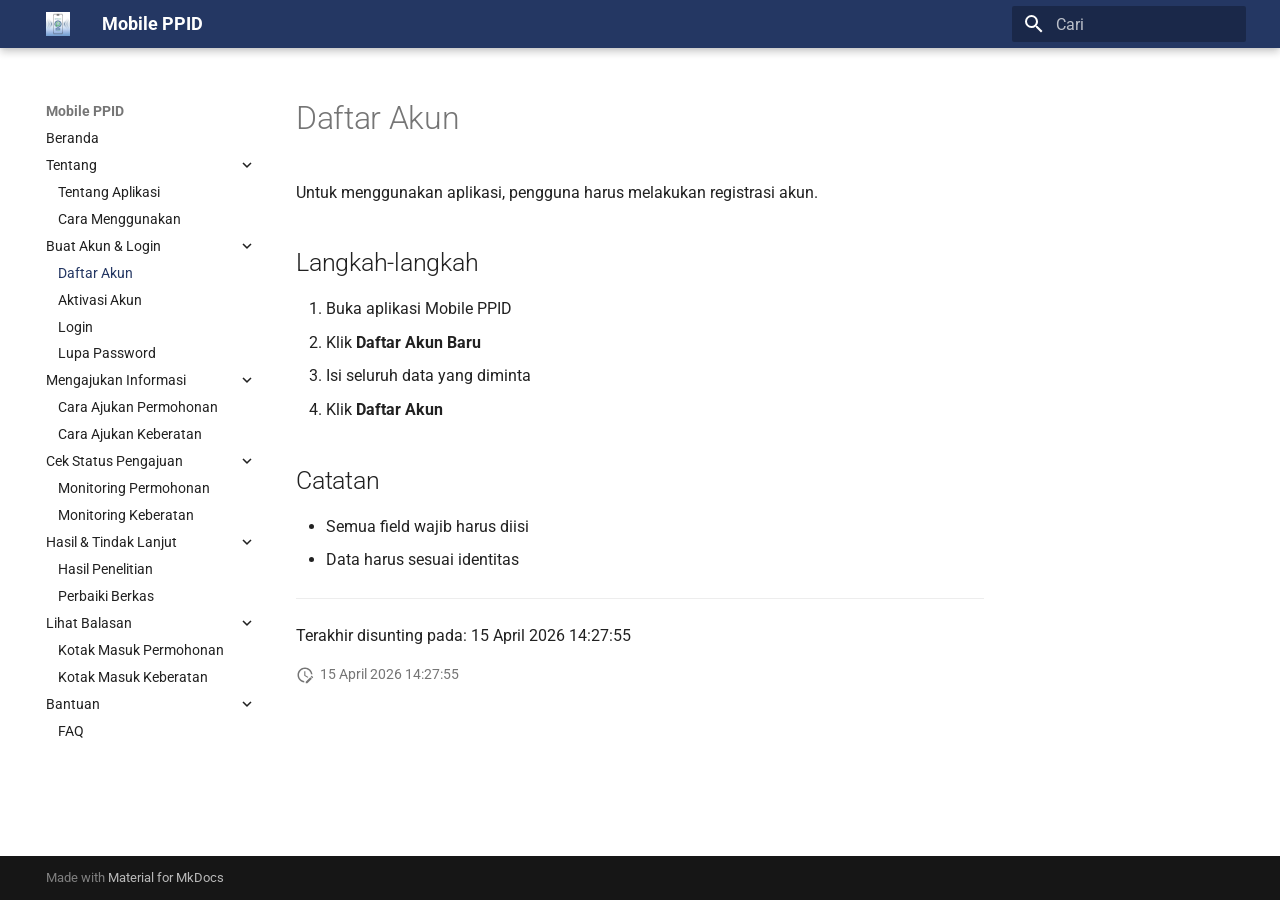
<file: content/akun/registrasi/index.html>
<!doctype html>
<html lang="id" class="no-js">
  <head>
    
      <meta charset="utf-8">
      <meta name="viewport" content="width=device-width,initial-scale=1">
      
      
      
      
        <link rel="prev" href="../../tentang/cara_menggunakan/">
      
      
        <link rel="next" href="../aktivasi/">
      
      
        
      
      
      <link rel="icon" href="../../../assets/favicon.png">
      <meta name="generator" content="mkdocs-1.6.1, mkdocs-material-9.7.6">
    
    
      
        <title>Daftar Akun - Mobile PPID</title>
      
    
    
      <link rel="stylesheet" href="../../../assets/stylesheets/main.484c7ddc.min.css">
      
        
        <link rel="stylesheet" href="../../../assets/stylesheets/palette.ab4e12ef.min.css">
      
      


    
    
      
    
    
      
        
        
        <link rel="preconnect" href="https://fonts.gstatic.com" crossorigin>
        <link rel="stylesheet" href="https://fonts.googleapis.com/css?family=Roboto:300,300i,400,400i,700,700i%7CRoboto+Mono:400,400i,700,700i&display=fallback">
        <style>:root{--md-text-font:"Roboto";--md-code-font:"Roboto Mono"}</style>
      
    
    
      <link rel="stylesheet" href="../../../assets/stylesheets/extra.css">
    
    <script>__md_scope=new URL("../../..",location),__md_hash=e=>[...e].reduce(((e,_)=>(e<<5)-e+_.charCodeAt(0)),0),__md_get=(e,_=localStorage,t=__md_scope)=>JSON.parse(_.getItem(t.pathname+"."+e)),__md_set=(e,_,t=localStorage,a=__md_scope)=>{try{t.setItem(a.pathname+"."+e,JSON.stringify(_))}catch(e){}}</script>
    
      

    
    
  </head>
  
  
    
    
    
    
    
    <body dir="ltr" data-md-color-scheme="default" data-md-color-primary="custom" data-md-color-accent="light-blue">
  
    
    <input class="md-toggle" data-md-toggle="drawer" type="checkbox" id="__drawer" autocomplete="off">
    <input class="md-toggle" data-md-toggle="search" type="checkbox" id="__search" autocomplete="off">
    <label class="md-overlay" for="__drawer"></label>
    <div data-md-component="skip">
      
        
        <a href="#daftar-akun" class="md-skip">
          Lewati ke isi
        </a>
      
    </div>
    <div data-md-component="announce">
      
    </div>
    
    
      

  

<header class="md-header md-header--shadow" data-md-component="header">
  <nav class="md-header__inner md-grid" aria-label="Header">
    <a href="../../.." title="Mobile PPID" class="md-header__button md-logo" aria-label="Mobile PPID" data-md-component="logo">
      
  <img src="../../../assets/logo.png" alt="logo">

    </a>
    <label class="md-header__button md-icon" for="__drawer">
      
      <svg xmlns="http://www.w3.org/2000/svg" viewBox="0 0 24 24"><path d="M3 6h18v2H3zm0 5h18v2H3zm0 5h18v2H3z"/></svg>
    </label>
    <div class="md-header__title" data-md-component="header-title">
      <div class="md-header__ellipsis">
        <div class="md-header__topic">
          <span class="md-ellipsis">
            Mobile PPID
          </span>
        </div>
        <div class="md-header__topic" data-md-component="header-topic">
          <span class="md-ellipsis">
            
              Daftar Akun
            
          </span>
        </div>
      </div>
    </div>
    
      
    
    
    
    
      
      
        <label class="md-header__button md-icon" for="__search">
          
          <svg xmlns="http://www.w3.org/2000/svg" viewBox="0 0 24 24"><path d="M9.5 3A6.5 6.5 0 0 1 16 9.5c0 1.61-.59 3.09-1.56 4.23l.27.27h.79l5 5-1.5 1.5-5-5v-.79l-.27-.27A6.52 6.52 0 0 1 9.5 16 6.5 6.5 0 0 1 3 9.5 6.5 6.5 0 0 1 9.5 3m0 2C7 5 5 7 5 9.5S7 14 9.5 14 14 12 14 9.5 12 5 9.5 5"/></svg>
        </label>
        <div class="md-search" data-md-component="search" role="dialog">
  <label class="md-search__overlay" for="__search"></label>
  <div class="md-search__inner" role="search">
    <form class="md-search__form" name="search">
      <input type="text" class="md-search__input" name="query" aria-label="Cari" placeholder="Cari" autocapitalize="off" autocorrect="off" autocomplete="off" spellcheck="false" data-md-component="search-query" required>
      <label class="md-search__icon md-icon" for="__search">
        
        <svg xmlns="http://www.w3.org/2000/svg" viewBox="0 0 24 24"><path d="M9.5 3A6.5 6.5 0 0 1 16 9.5c0 1.61-.59 3.09-1.56 4.23l.27.27h.79l5 5-1.5 1.5-5-5v-.79l-.27-.27A6.52 6.52 0 0 1 9.5 16 6.5 6.5 0 0 1 3 9.5 6.5 6.5 0 0 1 9.5 3m0 2C7 5 5 7 5 9.5S7 14 9.5 14 14 12 14 9.5 12 5 9.5 5"/></svg>
        
        <svg xmlns="http://www.w3.org/2000/svg" viewBox="0 0 24 24"><path d="M20 11v2H8l5.5 5.5-1.42 1.42L4.16 12l7.92-7.92L13.5 5.5 8 11z"/></svg>
      </label>
      <nav class="md-search__options" aria-label="Cari">
        
        <button type="reset" class="md-search__icon md-icon" title="Kosongkan" aria-label="Kosongkan" tabindex="-1">
          
          <svg xmlns="http://www.w3.org/2000/svg" viewBox="0 0 24 24"><path d="M19 6.41 17.59 5 12 10.59 6.41 5 5 6.41 10.59 12 5 17.59 6.41 19 12 13.41 17.59 19 19 17.59 13.41 12z"/></svg>
        </button>
      </nav>
      
    </form>
    <div class="md-search__output">
      <div class="md-search__scrollwrap" tabindex="0" data-md-scrollfix>
        <div class="md-search-result" data-md-component="search-result">
          <div class="md-search-result__meta">
            Mempersiapkan pencarian
          </div>
          <ol class="md-search-result__list" role="presentation"></ol>
        </div>
      </div>
    </div>
  </div>
</div>
      
    
    
  </nav>
  
</header>
    
    <div class="md-container" data-md-component="container">
      
      
        
          
        
      
      <main class="md-main" data-md-component="main">
        <div class="md-main__inner md-grid">
          
            
              
              <div class="md-sidebar md-sidebar--primary" data-md-component="sidebar" data-md-type="navigation" >
                <div class="md-sidebar__scrollwrap">
                  <div class="md-sidebar__inner">
                    



<nav class="md-nav md-nav--primary" aria-label="Navigasi" data-md-level="0">
  <label class="md-nav__title" for="__drawer">
    <a href="../../.." title="Mobile PPID" class="md-nav__button md-logo" aria-label="Mobile PPID" data-md-component="logo">
      
  <img src="../../../assets/logo.png" alt="logo">

    </a>
    Mobile PPID
  </label>
  
  <ul class="md-nav__list" data-md-scrollfix>
    
      
      
  
  
  
  
    <li class="md-nav__item">
      <a href="../../.." class="md-nav__link">
        
  
  
  <span class="md-ellipsis">
    
  
    Beranda
  

    
  </span>
  
  

      </a>
    </li>
  

    
      
      
  
  
  
  
    
    
    
    
    
    <li class="md-nav__item md-nav__item--nested">
      
        
        
          
        
        <input class="md-nav__toggle md-toggle md-toggle--indeterminate" type="checkbox" id="__nav_2" >
        
          
          <label class="md-nav__link" for="__nav_2" id="__nav_2_label" tabindex="0">
            
  
  
  <span class="md-ellipsis">
    
  
    Tentang
  

    
  </span>
  
  

            <span class="md-nav__icon md-icon"></span>
          </label>
        
        <nav class="md-nav" data-md-level="1" aria-labelledby="__nav_2_label" aria-expanded="false">
          <label class="md-nav__title" for="__nav_2">
            <span class="md-nav__icon md-icon"></span>
            
  
    Tentang
  

          </label>
          <ul class="md-nav__list" data-md-scrollfix>
            
              
                
  
  
  
  
    <li class="md-nav__item">
      <a href="../../tentang/tentang_aplikasi/" class="md-nav__link">
        
  
  
  <span class="md-ellipsis">
    
  
    Tentang Aplikasi
  

    
  </span>
  
  

      </a>
    </li>
  

              
            
              
                
  
  
  
  
    <li class="md-nav__item">
      <a href="../../tentang/cara_menggunakan/" class="md-nav__link">
        
  
  
  <span class="md-ellipsis">
    
  
    Cara Menggunakan
  

    
  </span>
  
  

      </a>
    </li>
  

              
            
          </ul>
        </nav>
      
    </li>
  

    
      
      
  
  
    
  
  
  
    
    
    
    
    
    <li class="md-nav__item md-nav__item--active md-nav__item--nested">
      
        
        
        <input class="md-nav__toggle md-toggle " type="checkbox" id="__nav_3" checked>
        
          
          <label class="md-nav__link" for="__nav_3" id="__nav_3_label" tabindex="0">
            
  
  
  <span class="md-ellipsis">
    
  
    Buat Akun & Login
  

    
  </span>
  
  

            <span class="md-nav__icon md-icon"></span>
          </label>
        
        <nav class="md-nav" data-md-level="1" aria-labelledby="__nav_3_label" aria-expanded="true">
          <label class="md-nav__title" for="__nav_3">
            <span class="md-nav__icon md-icon"></span>
            
  
    Buat Akun & Login
  

          </label>
          <ul class="md-nav__list" data-md-scrollfix>
            
              
                
  
  
    
  
  
  
    <li class="md-nav__item md-nav__item--active">
      
      <input class="md-nav__toggle md-toggle" type="checkbox" id="__toc">
      
      
        
      
      
        <label class="md-nav__link md-nav__link--active" for="__toc">
          
  
  
  <span class="md-ellipsis">
    
  
    Daftar Akun
  

    
  </span>
  
  

          <span class="md-nav__icon md-icon"></span>
        </label>
      
      <a href="./" class="md-nav__link md-nav__link--active">
        
  
  
  <span class="md-ellipsis">
    
  
    Daftar Akun
  

    
  </span>
  
  

      </a>
      
        

<nav class="md-nav md-nav--secondary" aria-label="Daftar isi">
  
  
  
    
  
  
    <label class="md-nav__title" for="__toc">
      <span class="md-nav__icon md-icon"></span>
      Daftar isi
    </label>
    <ul class="md-nav__list" data-md-component="toc" data-md-scrollfix>
      
        <li class="md-nav__item">
  <a href="#langkah-langkah" class="md-nav__link">
    <span class="md-ellipsis">
      
        Langkah-langkah
      
    </span>
  </a>
  
</li>
      
        <li class="md-nav__item">
  <a href="#catatan" class="md-nav__link">
    <span class="md-ellipsis">
      
        Catatan
      
    </span>
  </a>
  
</li>
      
    </ul>
  
</nav>
      
    </li>
  

              
            
              
                
  
  
  
  
    <li class="md-nav__item">
      <a href="../aktivasi/" class="md-nav__link">
        
  
  
  <span class="md-ellipsis">
    
  
    Aktivasi Akun
  

    
  </span>
  
  

      </a>
    </li>
  

              
            
              
                
  
  
  
  
    <li class="md-nav__item">
      <a href="../login/" class="md-nav__link">
        
  
  
  <span class="md-ellipsis">
    
  
    Login
  

    
  </span>
  
  

      </a>
    </li>
  

              
            
              
                
  
  
  
  
    <li class="md-nav__item">
      <a href="../lupa_password/" class="md-nav__link">
        
  
  
  <span class="md-ellipsis">
    
  
    Lupa Password
  

    
  </span>
  
  

      </a>
    </li>
  

              
            
          </ul>
        </nav>
      
    </li>
  

    
      
      
  
  
  
  
    
    
    
    
    
    <li class="md-nav__item md-nav__item--nested">
      
        
        
          
        
        <input class="md-nav__toggle md-toggle md-toggle--indeterminate" type="checkbox" id="__nav_4" >
        
          
          <label class="md-nav__link" for="__nav_4" id="__nav_4_label" tabindex="0">
            
  
  
  <span class="md-ellipsis">
    
  
    Mengajukan Informasi
  

    
  </span>
  
  

            <span class="md-nav__icon md-icon"></span>
          </label>
        
        <nav class="md-nav" data-md-level="1" aria-labelledby="__nav_4_label" aria-expanded="false">
          <label class="md-nav__title" for="__nav_4">
            <span class="md-nav__icon md-icon"></span>
            
  
    Mengajukan Informasi
  

          </label>
          <ul class="md-nav__list" data-md-scrollfix>
            
              
                
  
  
  
  
    <li class="md-nav__item">
      <a href="../../pengajuan/permohonan/" class="md-nav__link">
        
  
  
  <span class="md-ellipsis">
    
  
    Cara Ajukan Permohonan
  

    
  </span>
  
  

      </a>
    </li>
  

              
            
              
                
  
  
  
  
    <li class="md-nav__item">
      <a href="../../pengajuan/keberatan/" class="md-nav__link">
        
  
  
  <span class="md-ellipsis">
    
  
    Cara Ajukan Keberatan
  

    
  </span>
  
  

      </a>
    </li>
  

              
            
          </ul>
        </nav>
      
    </li>
  

    
      
      
  
  
  
  
    
    
    
    
    
    <li class="md-nav__item md-nav__item--nested">
      
        
        
          
        
        <input class="md-nav__toggle md-toggle md-toggle--indeterminate" type="checkbox" id="__nav_5" >
        
          
          <label class="md-nav__link" for="__nav_5" id="__nav_5_label" tabindex="0">
            
  
  
  <span class="md-ellipsis">
    
  
    Cek Status Pengajuan
  

    
  </span>
  
  

            <span class="md-nav__icon md-icon"></span>
          </label>
        
        <nav class="md-nav" data-md-level="1" aria-labelledby="__nav_5_label" aria-expanded="false">
          <label class="md-nav__title" for="__nav_5">
            <span class="md-nav__icon md-icon"></span>
            
  
    Cek Status Pengajuan
  

          </label>
          <ul class="md-nav__list" data-md-scrollfix>
            
              
                
  
  
  
  
    <li class="md-nav__item">
      <a href="../../monitoring/permohonan.md" class="md-nav__link">
        
  
  
  <span class="md-ellipsis">
    
  
    Monitoring Permohonan
  

    
  </span>
  
  

      </a>
    </li>
  

              
            
              
                
  
  
  
  
    <li class="md-nav__item">
      <a href="../../monitoring/keberatan.md" class="md-nav__link">
        
  
  
  <span class="md-ellipsis">
    
  
    Monitoring Keberatan
  

    
  </span>
  
  

      </a>
    </li>
  

              
            
          </ul>
        </nav>
      
    </li>
  

    
      
      
  
  
  
  
    
    
    
    
    
    <li class="md-nav__item md-nav__item--nested">
      
        
        
          
        
        <input class="md-nav__toggle md-toggle md-toggle--indeterminate" type="checkbox" id="__nav_6" >
        
          
          <label class="md-nav__link" for="__nav_6" id="__nav_6_label" tabindex="0">
            
  
  
  <span class="md-ellipsis">
    
  
    Hasil & Tindak Lanjut
  

    
  </span>
  
  

            <span class="md-nav__icon md-icon"></span>
          </label>
        
        <nav class="md-nav" data-md-level="1" aria-labelledby="__nav_6_label" aria-expanded="false">
          <label class="md-nav__title" for="__nav_6">
            <span class="md-nav__icon md-icon"></span>
            
  
    Hasil & Tindak Lanjut
  

          </label>
          <ul class="md-nav__list" data-md-scrollfix>
            
              
                
  
  
  
  
    <li class="md-nav__item">
      <a href="../../hasil/penelitian.md" class="md-nav__link">
        
  
  
  <span class="md-ellipsis">
    
  
    Hasil Penelitian
  

    
  </span>
  
  

      </a>
    </li>
  

              
            
              
                
  
  
  
  
    <li class="md-nav__item">
      <a href="../../hasil/berkas.md" class="md-nav__link">
        
  
  
  <span class="md-ellipsis">
    
  
    Perbaiki Berkas
  

    
  </span>
  
  

      </a>
    </li>
  

              
            
          </ul>
        </nav>
      
    </li>
  

    
      
      
  
  
  
  
    
    
    
    
    
    <li class="md-nav__item md-nav__item--nested">
      
        
        
          
        
        <input class="md-nav__toggle md-toggle md-toggle--indeterminate" type="checkbox" id="__nav_7" >
        
          
          <label class="md-nav__link" for="__nav_7" id="__nav_7_label" tabindex="0">
            
  
  
  <span class="md-ellipsis">
    
  
    Lihat Balasan
  

    
  </span>
  
  

            <span class="md-nav__icon md-icon"></span>
          </label>
        
        <nav class="md-nav" data-md-level="1" aria-labelledby="__nav_7_label" aria-expanded="false">
          <label class="md-nav__title" for="__nav_7">
            <span class="md-nav__icon md-icon"></span>
            
  
    Lihat Balasan
  

          </label>
          <ul class="md-nav__list" data-md-scrollfix>
            
              
                
  
  
  
  
    <li class="md-nav__item">
      <a href="../../kotak_masuk/permohonan.md" class="md-nav__link">
        
  
  
  <span class="md-ellipsis">
    
  
    Kotak Masuk Permohonan
  

    
  </span>
  
  

      </a>
    </li>
  

              
            
              
                
  
  
  
  
    <li class="md-nav__item">
      <a href="../../kotak_masuk/keberatan.md" class="md-nav__link">
        
  
  
  <span class="md-ellipsis">
    
  
    Kotak Masuk Keberatan
  

    
  </span>
  
  

      </a>
    </li>
  

              
            
          </ul>
        </nav>
      
    </li>
  

    
      
      
  
  
  
  
    
    
    
    
    
    <li class="md-nav__item md-nav__item--nested">
      
        
        
          
        
        <input class="md-nav__toggle md-toggle md-toggle--indeterminate" type="checkbox" id="__nav_8" >
        
          
          <label class="md-nav__link" for="__nav_8" id="__nav_8_label" tabindex="0">
            
  
  
  <span class="md-ellipsis">
    
  
    Bantuan
  

    
  </span>
  
  

            <span class="md-nav__icon md-icon"></span>
          </label>
        
        <nav class="md-nav" data-md-level="1" aria-labelledby="__nav_8_label" aria-expanded="false">
          <label class="md-nav__title" for="__nav_8">
            <span class="md-nav__icon md-icon"></span>
            
  
    Bantuan
  

          </label>
          <ul class="md-nav__list" data-md-scrollfix>
            
              
                
  
  
  
  
    <li class="md-nav__item">
      <a href="../../bantuan/faq.md" class="md-nav__link">
        
  
  
  <span class="md-ellipsis">
    
  
    FAQ
  

    
  </span>
  
  

      </a>
    </li>
  

              
            
          </ul>
        </nav>
      
    </li>
  

    
  </ul>
</nav>
                  </div>
                </div>
              </div>
            
            
              
              <div class="md-sidebar md-sidebar--secondary" data-md-component="sidebar" data-md-type="toc" >
                <div class="md-sidebar__scrollwrap">
                  <div class="md-sidebar__inner">
                    

<nav class="md-nav md-nav--secondary" aria-label="Daftar isi">
  
  
  
    
  
  
    <label class="md-nav__title" for="__toc">
      <span class="md-nav__icon md-icon"></span>
      Daftar isi
    </label>
    <ul class="md-nav__list" data-md-component="toc" data-md-scrollfix>
      
        <li class="md-nav__item">
  <a href="#langkah-langkah" class="md-nav__link">
    <span class="md-ellipsis">
      
        Langkah-langkah
      
    </span>
  </a>
  
</li>
      
        <li class="md-nav__item">
  <a href="#catatan" class="md-nav__link">
    <span class="md-ellipsis">
      
        Catatan
      
    </span>
  </a>
  
</li>
      
    </ul>
  
</nav>
                  </div>
                </div>
              </div>
            
          
          
            <div class="md-content" data-md-component="content">
              
              <article class="md-content__inner md-typeset">
                
                  



<h1 id="daftar-akun">Daftar Akun</h1>
<p>Untuk menggunakan aplikasi, pengguna harus melakukan registrasi akun.</p>
<h2 id="langkah-langkah">Langkah-langkah</h2>
<ol>
<li>Buka aplikasi Mobile PPID</li>
<li>Klik <strong>Daftar Akun Baru</strong></li>
<li>Isi seluruh data yang diminta</li>
<li>Klik <strong>Daftar Akun</strong></li>
</ol>
<h2 id="catatan">Catatan</h2>
<ul>
<li>Semua field wajib harus diisi</li>
<li>Data harus sesuai identitas</li>
</ul>
<hr />
<p>Terakhir disunting pada: <span class="git-revision-date-localized-plugin git-revision-date-localized-plugin-datetime" title="15 April 2026 14:27:55 WIB">15 April 2026 14:27:55</span></p>







  
    
  
  


  <aside class="md-source-file">
    
      
  <span class="md-source-file__fact">
    <span class="md-icon" title="Pembaruan terakhir">
      <svg xmlns="http://www.w3.org/2000/svg" viewBox="0 0 24 24"><path d="M21 13.1c-.1 0-.3.1-.4.2l-1 1 2.1 2.1 1-1c.2-.2.2-.6 0-.8l-1.3-1.3c-.1-.1-.2-.2-.4-.2m-1.9 1.8-6.1 6V23h2.1l6.1-6.1zM12.5 7v5.2l4 2.4-1 1L11 13V7zM11 21.9c-5.1-.5-9-4.8-9-9.9C2 6.5 6.5 2 12 2c5.3 0 9.6 4.1 10 9.3-.3-.1-.6-.2-1-.2s-.7.1-1 .2C19.6 7.2 16.2 4 12 4c-4.4 0-8 3.6-8 8 0 4.1 3.1 7.5 7.1 7.9l-.1.2z"/></svg>
    </span>
    <span class="git-revision-date-localized-plugin git-revision-date-localized-plugin-datetime" title="15 April 2026 14:27:55 WIB">15 April 2026 14:27:55</span>
  </span>

    
    
    
    
  </aside>





                
              </article>
            </div>
          
          
<script>var target=document.getElementById(location.hash.slice(1));target&&target.name&&(target.checked=target.name.startsWith("__tabbed_"))</script>
        </div>
        
      </main>
      
        <footer class="md-footer">
  
  <div class="md-footer-meta md-typeset">
    <div class="md-footer-meta__inner md-grid">
      <div class="md-copyright">
  
  
    Made with
    <a href="https://squidfunk.github.io/mkdocs-material/" target="_blank" rel="noopener">
      Material for MkDocs
    </a>
  
</div>
      
    </div>
  </div>
</footer>
      
    </div>
    <div class="md-dialog" data-md-component="dialog">
      <div class="md-dialog__inner md-typeset"></div>
    </div>
    
    
    
      
      
      <script id="__config" type="application/json">{"annotate": null, "base": "../../..", "features": ["navigation.expand"], "search": "../../../assets/javascripts/workers/search.2c215733.min.js", "tags": null, "translations": {"clipboard.copied": "Tersalin ke clipboard", "clipboard.copy": "Salin ke clipboard", "search.result.more.one": "1 lagi di halaman ini", "search.result.more.other": "# lagi di halaman ini", "search.result.none": "Tidak ada dokumen yang sesuai", "search.result.one": "1 dokumen ditemukan", "search.result.other": "# dokumen ditemukan", "search.result.placeholder": "Ketik untuk mulai pencarian", "search.result.term.missing": "Tidak ada", "select.version": "Pilih versi"}, "version": null}</script>
    
    
      <script src="../../../assets/javascripts/bundle.79ae519e.min.js"></script>
      
    
  </body>
</html>
</file>
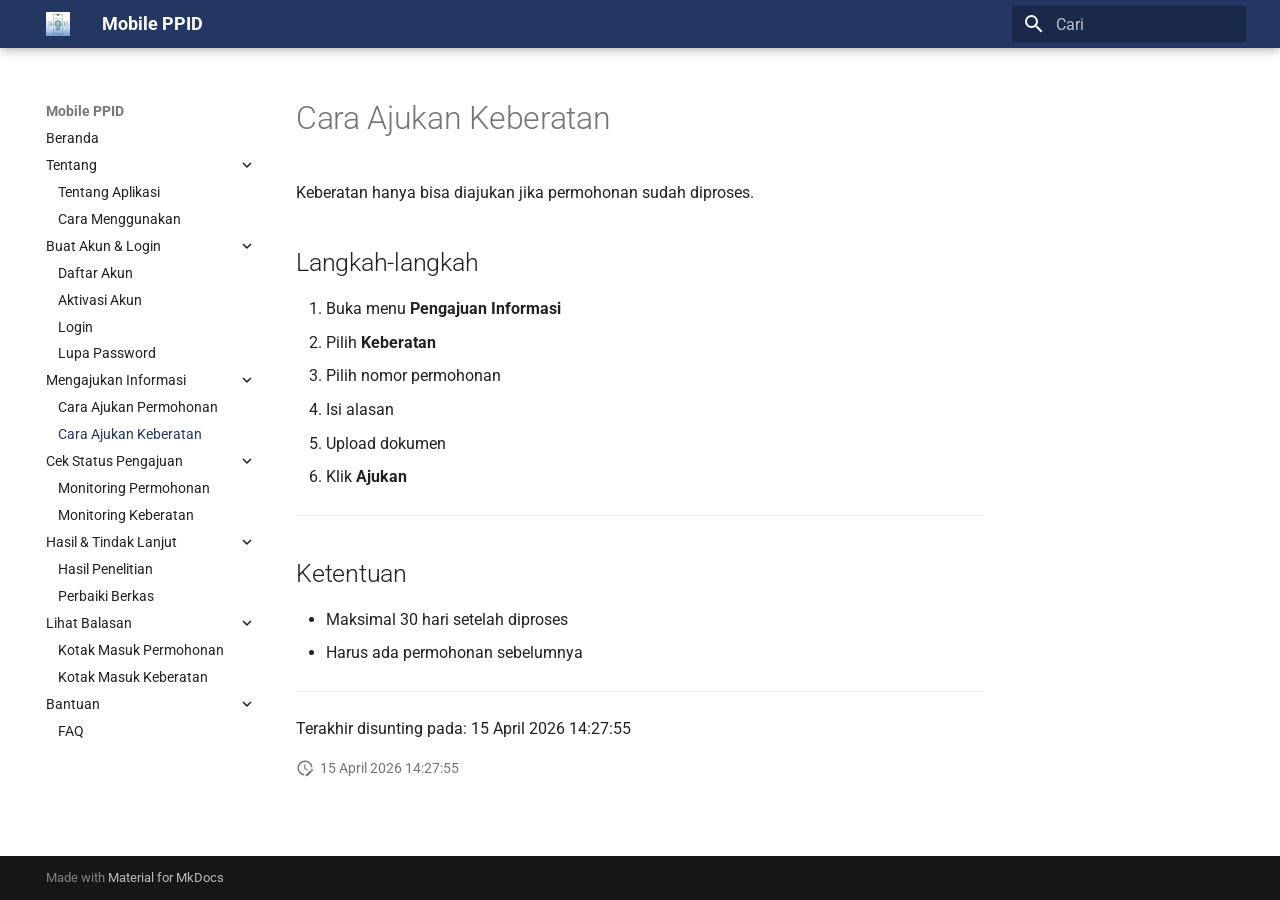
<file: content/pengajuan/keberatan/index.html>
<!doctype html>
<html lang="id" class="no-js">
  <head>
    
      <meta charset="utf-8">
      <meta name="viewport" content="width=device-width,initial-scale=1">
      
      
      
      
        <link rel="prev" href="../permohonan/">
      
      
      
        
      
      
      <link rel="icon" href="../../../assets/favicon.png">
      <meta name="generator" content="mkdocs-1.6.1, mkdocs-material-9.7.6">
    
    
      
        <title>Cara Ajukan Keberatan - Mobile PPID</title>
      
    
    
      <link rel="stylesheet" href="../../../assets/stylesheets/main.484c7ddc.min.css">
      
        
        <link rel="stylesheet" href="../../../assets/stylesheets/palette.ab4e12ef.min.css">
      
      


    
    
      
    
    
      
        
        
        <link rel="preconnect" href="https://fonts.gstatic.com" crossorigin>
        <link rel="stylesheet" href="https://fonts.googleapis.com/css?family=Roboto:300,300i,400,400i,700,700i%7CRoboto+Mono:400,400i,700,700i&display=fallback">
        <style>:root{--md-text-font:"Roboto";--md-code-font:"Roboto Mono"}</style>
      
    
    
      <link rel="stylesheet" href="../../../assets/stylesheets/extra.css">
    
    <script>__md_scope=new URL("../../..",location),__md_hash=e=>[...e].reduce(((e,_)=>(e<<5)-e+_.charCodeAt(0)),0),__md_get=(e,_=localStorage,t=__md_scope)=>JSON.parse(_.getItem(t.pathname+"."+e)),__md_set=(e,_,t=localStorage,a=__md_scope)=>{try{t.setItem(a.pathname+"."+e,JSON.stringify(_))}catch(e){}}</script>
    
      

    
    
  </head>
  
  
    
    
    
    
    
    <body dir="ltr" data-md-color-scheme="default" data-md-color-primary="custom" data-md-color-accent="light-blue">
  
    
    <input class="md-toggle" data-md-toggle="drawer" type="checkbox" id="__drawer" autocomplete="off">
    <input class="md-toggle" data-md-toggle="search" type="checkbox" id="__search" autocomplete="off">
    <label class="md-overlay" for="__drawer"></label>
    <div data-md-component="skip">
      
        
        <a href="#cara-ajukan-keberatan" class="md-skip">
          Lewati ke isi
        </a>
      
    </div>
    <div data-md-component="announce">
      
    </div>
    
    
      

  

<header class="md-header md-header--shadow" data-md-component="header">
  <nav class="md-header__inner md-grid" aria-label="Header">
    <a href="../../.." title="Mobile PPID" class="md-header__button md-logo" aria-label="Mobile PPID" data-md-component="logo">
      
  <img src="../../../assets/logo.png" alt="logo">

    </a>
    <label class="md-header__button md-icon" for="__drawer">
      
      <svg xmlns="http://www.w3.org/2000/svg" viewBox="0 0 24 24"><path d="M3 6h18v2H3zm0 5h18v2H3zm0 5h18v2H3z"/></svg>
    </label>
    <div class="md-header__title" data-md-component="header-title">
      <div class="md-header__ellipsis">
        <div class="md-header__topic">
          <span class="md-ellipsis">
            Mobile PPID
          </span>
        </div>
        <div class="md-header__topic" data-md-component="header-topic">
          <span class="md-ellipsis">
            
              Cara Ajukan Keberatan
            
          </span>
        </div>
      </div>
    </div>
    
      
    
    
    
    
      
      
        <label class="md-header__button md-icon" for="__search">
          
          <svg xmlns="http://www.w3.org/2000/svg" viewBox="0 0 24 24"><path d="M9.5 3A6.5 6.5 0 0 1 16 9.5c0 1.61-.59 3.09-1.56 4.23l.27.27h.79l5 5-1.5 1.5-5-5v-.79l-.27-.27A6.52 6.52 0 0 1 9.5 16 6.5 6.5 0 0 1 3 9.5 6.5 6.5 0 0 1 9.5 3m0 2C7 5 5 7 5 9.5S7 14 9.5 14 14 12 14 9.5 12 5 9.5 5"/></svg>
        </label>
        <div class="md-search" data-md-component="search" role="dialog">
  <label class="md-search__overlay" for="__search"></label>
  <div class="md-search__inner" role="search">
    <form class="md-search__form" name="search">
      <input type="text" class="md-search__input" name="query" aria-label="Cari" placeholder="Cari" autocapitalize="off" autocorrect="off" autocomplete="off" spellcheck="false" data-md-component="search-query" required>
      <label class="md-search__icon md-icon" for="__search">
        
        <svg xmlns="http://www.w3.org/2000/svg" viewBox="0 0 24 24"><path d="M9.5 3A6.5 6.5 0 0 1 16 9.5c0 1.61-.59 3.09-1.56 4.23l.27.27h.79l5 5-1.5 1.5-5-5v-.79l-.27-.27A6.52 6.52 0 0 1 9.5 16 6.5 6.5 0 0 1 3 9.5 6.5 6.5 0 0 1 9.5 3m0 2C7 5 5 7 5 9.5S7 14 9.5 14 14 12 14 9.5 12 5 9.5 5"/></svg>
        
        <svg xmlns="http://www.w3.org/2000/svg" viewBox="0 0 24 24"><path d="M20 11v2H8l5.5 5.5-1.42 1.42L4.16 12l7.92-7.92L13.5 5.5 8 11z"/></svg>
      </label>
      <nav class="md-search__options" aria-label="Cari">
        
        <button type="reset" class="md-search__icon md-icon" title="Kosongkan" aria-label="Kosongkan" tabindex="-1">
          
          <svg xmlns="http://www.w3.org/2000/svg" viewBox="0 0 24 24"><path d="M19 6.41 17.59 5 12 10.59 6.41 5 5 6.41 10.59 12 5 17.59 6.41 19 12 13.41 17.59 19 19 17.59 13.41 12z"/></svg>
        </button>
      </nav>
      
    </form>
    <div class="md-search__output">
      <div class="md-search__scrollwrap" tabindex="0" data-md-scrollfix>
        <div class="md-search-result" data-md-component="search-result">
          <div class="md-search-result__meta">
            Mempersiapkan pencarian
          </div>
          <ol class="md-search-result__list" role="presentation"></ol>
        </div>
      </div>
    </div>
  </div>
</div>
      
    
    
  </nav>
  
</header>
    
    <div class="md-container" data-md-component="container">
      
      
        
          
        
      
      <main class="md-main" data-md-component="main">
        <div class="md-main__inner md-grid">
          
            
              
              <div class="md-sidebar md-sidebar--primary" data-md-component="sidebar" data-md-type="navigation" >
                <div class="md-sidebar__scrollwrap">
                  <div class="md-sidebar__inner">
                    



<nav class="md-nav md-nav--primary" aria-label="Navigasi" data-md-level="0">
  <label class="md-nav__title" for="__drawer">
    <a href="../../.." title="Mobile PPID" class="md-nav__button md-logo" aria-label="Mobile PPID" data-md-component="logo">
      
  <img src="../../../assets/logo.png" alt="logo">

    </a>
    Mobile PPID
  </label>
  
  <ul class="md-nav__list" data-md-scrollfix>
    
      
      
  
  
  
  
    <li class="md-nav__item">
      <a href="../../.." class="md-nav__link">
        
  
  
  <span class="md-ellipsis">
    
  
    Beranda
  

    
  </span>
  
  

      </a>
    </li>
  

    
      
      
  
  
  
  
    
    
    
    
    
    <li class="md-nav__item md-nav__item--nested">
      
        
        
          
        
        <input class="md-nav__toggle md-toggle md-toggle--indeterminate" type="checkbox" id="__nav_2" >
        
          
          <label class="md-nav__link" for="__nav_2" id="__nav_2_label" tabindex="0">
            
  
  
  <span class="md-ellipsis">
    
  
    Tentang
  

    
  </span>
  
  

            <span class="md-nav__icon md-icon"></span>
          </label>
        
        <nav class="md-nav" data-md-level="1" aria-labelledby="__nav_2_label" aria-expanded="false">
          <label class="md-nav__title" for="__nav_2">
            <span class="md-nav__icon md-icon"></span>
            
  
    Tentang
  

          </label>
          <ul class="md-nav__list" data-md-scrollfix>
            
              
                
  
  
  
  
    <li class="md-nav__item">
      <a href="../../tentang/tentang_aplikasi/" class="md-nav__link">
        
  
  
  <span class="md-ellipsis">
    
  
    Tentang Aplikasi
  

    
  </span>
  
  

      </a>
    </li>
  

              
            
              
                
  
  
  
  
    <li class="md-nav__item">
      <a href="../../tentang/cara_menggunakan/" class="md-nav__link">
        
  
  
  <span class="md-ellipsis">
    
  
    Cara Menggunakan
  

    
  </span>
  
  

      </a>
    </li>
  

              
            
          </ul>
        </nav>
      
    </li>
  

    
      
      
  
  
  
  
    
    
    
    
    
    <li class="md-nav__item md-nav__item--nested">
      
        
        
          
        
        <input class="md-nav__toggle md-toggle md-toggle--indeterminate" type="checkbox" id="__nav_3" >
        
          
          <label class="md-nav__link" for="__nav_3" id="__nav_3_label" tabindex="0">
            
  
  
  <span class="md-ellipsis">
    
  
    Buat Akun & Login
  

    
  </span>
  
  

            <span class="md-nav__icon md-icon"></span>
          </label>
        
        <nav class="md-nav" data-md-level="1" aria-labelledby="__nav_3_label" aria-expanded="false">
          <label class="md-nav__title" for="__nav_3">
            <span class="md-nav__icon md-icon"></span>
            
  
    Buat Akun & Login
  

          </label>
          <ul class="md-nav__list" data-md-scrollfix>
            
              
                
  
  
  
  
    <li class="md-nav__item">
      <a href="../../akun/registrasi/" class="md-nav__link">
        
  
  
  <span class="md-ellipsis">
    
  
    Daftar Akun
  

    
  </span>
  
  

      </a>
    </li>
  

              
            
              
                
  
  
  
  
    <li class="md-nav__item">
      <a href="../../akun/aktivasi/" class="md-nav__link">
        
  
  
  <span class="md-ellipsis">
    
  
    Aktivasi Akun
  

    
  </span>
  
  

      </a>
    </li>
  

              
            
              
                
  
  
  
  
    <li class="md-nav__item">
      <a href="../../akun/login/" class="md-nav__link">
        
  
  
  <span class="md-ellipsis">
    
  
    Login
  

    
  </span>
  
  

      </a>
    </li>
  

              
            
              
                
  
  
  
  
    <li class="md-nav__item">
      <a href="../../akun/lupa_password/" class="md-nav__link">
        
  
  
  <span class="md-ellipsis">
    
  
    Lupa Password
  

    
  </span>
  
  

      </a>
    </li>
  

              
            
          </ul>
        </nav>
      
    </li>
  

    
      
      
  
  
    
  
  
  
    
    
    
    
    
    <li class="md-nav__item md-nav__item--active md-nav__item--nested">
      
        
        
        <input class="md-nav__toggle md-toggle " type="checkbox" id="__nav_4" checked>
        
          
          <label class="md-nav__link" for="__nav_4" id="__nav_4_label" tabindex="0">
            
  
  
  <span class="md-ellipsis">
    
  
    Mengajukan Informasi
  

    
  </span>
  
  

            <span class="md-nav__icon md-icon"></span>
          </label>
        
        <nav class="md-nav" data-md-level="1" aria-labelledby="__nav_4_label" aria-expanded="true">
          <label class="md-nav__title" for="__nav_4">
            <span class="md-nav__icon md-icon"></span>
            
  
    Mengajukan Informasi
  

          </label>
          <ul class="md-nav__list" data-md-scrollfix>
            
              
                
  
  
  
  
    <li class="md-nav__item">
      <a href="../permohonan/" class="md-nav__link">
        
  
  
  <span class="md-ellipsis">
    
  
    Cara Ajukan Permohonan
  

    
  </span>
  
  

      </a>
    </li>
  

              
            
              
                
  
  
    
  
  
  
    <li class="md-nav__item md-nav__item--active">
      
      <input class="md-nav__toggle md-toggle" type="checkbox" id="__toc">
      
      
        
      
      
        <label class="md-nav__link md-nav__link--active" for="__toc">
          
  
  
  <span class="md-ellipsis">
    
  
    Cara Ajukan Keberatan
  

    
  </span>
  
  

          <span class="md-nav__icon md-icon"></span>
        </label>
      
      <a href="./" class="md-nav__link md-nav__link--active">
        
  
  
  <span class="md-ellipsis">
    
  
    Cara Ajukan Keberatan
  

    
  </span>
  
  

      </a>
      
        

<nav class="md-nav md-nav--secondary" aria-label="Daftar isi">
  
  
  
    
  
  
    <label class="md-nav__title" for="__toc">
      <span class="md-nav__icon md-icon"></span>
      Daftar isi
    </label>
    <ul class="md-nav__list" data-md-component="toc" data-md-scrollfix>
      
        <li class="md-nav__item">
  <a href="#langkah-langkah" class="md-nav__link">
    <span class="md-ellipsis">
      
        Langkah-langkah
      
    </span>
  </a>
  
</li>
      
        <li class="md-nav__item">
  <a href="#ketentuan" class="md-nav__link">
    <span class="md-ellipsis">
      
        Ketentuan
      
    </span>
  </a>
  
</li>
      
    </ul>
  
</nav>
      
    </li>
  

              
            
          </ul>
        </nav>
      
    </li>
  

    
      
      
  
  
  
  
    
    
    
    
    
    <li class="md-nav__item md-nav__item--nested">
      
        
        
          
        
        <input class="md-nav__toggle md-toggle md-toggle--indeterminate" type="checkbox" id="__nav_5" >
        
          
          <label class="md-nav__link" for="__nav_5" id="__nav_5_label" tabindex="0">
            
  
  
  <span class="md-ellipsis">
    
  
    Cek Status Pengajuan
  

    
  </span>
  
  

            <span class="md-nav__icon md-icon"></span>
          </label>
        
        <nav class="md-nav" data-md-level="1" aria-labelledby="__nav_5_label" aria-expanded="false">
          <label class="md-nav__title" for="__nav_5">
            <span class="md-nav__icon md-icon"></span>
            
  
    Cek Status Pengajuan
  

          </label>
          <ul class="md-nav__list" data-md-scrollfix>
            
              
                
  
  
  
  
    <li class="md-nav__item">
      <a href="../../monitoring/permohonan.md" class="md-nav__link">
        
  
  
  <span class="md-ellipsis">
    
  
    Monitoring Permohonan
  

    
  </span>
  
  

      </a>
    </li>
  

              
            
              
                
  
  
  
  
    <li class="md-nav__item">
      <a href="../../monitoring/keberatan.md" class="md-nav__link">
        
  
  
  <span class="md-ellipsis">
    
  
    Monitoring Keberatan
  

    
  </span>
  
  

      </a>
    </li>
  

              
            
          </ul>
        </nav>
      
    </li>
  

    
      
      
  
  
  
  
    
    
    
    
    
    <li class="md-nav__item md-nav__item--nested">
      
        
        
          
        
        <input class="md-nav__toggle md-toggle md-toggle--indeterminate" type="checkbox" id="__nav_6" >
        
          
          <label class="md-nav__link" for="__nav_6" id="__nav_6_label" tabindex="0">
            
  
  
  <span class="md-ellipsis">
    
  
    Hasil & Tindak Lanjut
  

    
  </span>
  
  

            <span class="md-nav__icon md-icon"></span>
          </label>
        
        <nav class="md-nav" data-md-level="1" aria-labelledby="__nav_6_label" aria-expanded="false">
          <label class="md-nav__title" for="__nav_6">
            <span class="md-nav__icon md-icon"></span>
            
  
    Hasil & Tindak Lanjut
  

          </label>
          <ul class="md-nav__list" data-md-scrollfix>
            
              
                
  
  
  
  
    <li class="md-nav__item">
      <a href="../../hasil/penelitian.md" class="md-nav__link">
        
  
  
  <span class="md-ellipsis">
    
  
    Hasil Penelitian
  

    
  </span>
  
  

      </a>
    </li>
  

              
            
              
                
  
  
  
  
    <li class="md-nav__item">
      <a href="../../hasil/berkas.md" class="md-nav__link">
        
  
  
  <span class="md-ellipsis">
    
  
    Perbaiki Berkas
  

    
  </span>
  
  

      </a>
    </li>
  

              
            
          </ul>
        </nav>
      
    </li>
  

    
      
      
  
  
  
  
    
    
    
    
    
    <li class="md-nav__item md-nav__item--nested">
      
        
        
          
        
        <input class="md-nav__toggle md-toggle md-toggle--indeterminate" type="checkbox" id="__nav_7" >
        
          
          <label class="md-nav__link" for="__nav_7" id="__nav_7_label" tabindex="0">
            
  
  
  <span class="md-ellipsis">
    
  
    Lihat Balasan
  

    
  </span>
  
  

            <span class="md-nav__icon md-icon"></span>
          </label>
        
        <nav class="md-nav" data-md-level="1" aria-labelledby="__nav_7_label" aria-expanded="false">
          <label class="md-nav__title" for="__nav_7">
            <span class="md-nav__icon md-icon"></span>
            
  
    Lihat Balasan
  

          </label>
          <ul class="md-nav__list" data-md-scrollfix>
            
              
                
  
  
  
  
    <li class="md-nav__item">
      <a href="../../kotak_masuk/permohonan.md" class="md-nav__link">
        
  
  
  <span class="md-ellipsis">
    
  
    Kotak Masuk Permohonan
  

    
  </span>
  
  

      </a>
    </li>
  

              
            
              
                
  
  
  
  
    <li class="md-nav__item">
      <a href="../../kotak_masuk/keberatan.md" class="md-nav__link">
        
  
  
  <span class="md-ellipsis">
    
  
    Kotak Masuk Keberatan
  

    
  </span>
  
  

      </a>
    </li>
  

              
            
          </ul>
        </nav>
      
    </li>
  

    
      
      
  
  
  
  
    
    
    
    
    
    <li class="md-nav__item md-nav__item--nested">
      
        
        
          
        
        <input class="md-nav__toggle md-toggle md-toggle--indeterminate" type="checkbox" id="__nav_8" >
        
          
          <label class="md-nav__link" for="__nav_8" id="__nav_8_label" tabindex="0">
            
  
  
  <span class="md-ellipsis">
    
  
    Bantuan
  

    
  </span>
  
  

            <span class="md-nav__icon md-icon"></span>
          </label>
        
        <nav class="md-nav" data-md-level="1" aria-labelledby="__nav_8_label" aria-expanded="false">
          <label class="md-nav__title" for="__nav_8">
            <span class="md-nav__icon md-icon"></span>
            
  
    Bantuan
  

          </label>
          <ul class="md-nav__list" data-md-scrollfix>
            
              
                
  
  
  
  
    <li class="md-nav__item">
      <a href="../../bantuan/faq.md" class="md-nav__link">
        
  
  
  <span class="md-ellipsis">
    
  
    FAQ
  

    
  </span>
  
  

      </a>
    </li>
  

              
            
          </ul>
        </nav>
      
    </li>
  

    
  </ul>
</nav>
                  </div>
                </div>
              </div>
            
            
              
              <div class="md-sidebar md-sidebar--secondary" data-md-component="sidebar" data-md-type="toc" >
                <div class="md-sidebar__scrollwrap">
                  <div class="md-sidebar__inner">
                    

<nav class="md-nav md-nav--secondary" aria-label="Daftar isi">
  
  
  
    
  
  
    <label class="md-nav__title" for="__toc">
      <span class="md-nav__icon md-icon"></span>
      Daftar isi
    </label>
    <ul class="md-nav__list" data-md-component="toc" data-md-scrollfix>
      
        <li class="md-nav__item">
  <a href="#langkah-langkah" class="md-nav__link">
    <span class="md-ellipsis">
      
        Langkah-langkah
      
    </span>
  </a>
  
</li>
      
        <li class="md-nav__item">
  <a href="#ketentuan" class="md-nav__link">
    <span class="md-ellipsis">
      
        Ketentuan
      
    </span>
  </a>
  
</li>
      
    </ul>
  
</nav>
                  </div>
                </div>
              </div>
            
          
          
            <div class="md-content" data-md-component="content">
              
              <article class="md-content__inner md-typeset">
                
                  



<h1 id="cara-ajukan-keberatan">Cara Ajukan Keberatan</h1>
<p>Keberatan hanya bisa diajukan jika permohonan sudah diproses.</p>
<h2 id="langkah-langkah">Langkah-langkah</h2>
<ol>
<li>Buka menu <strong>Pengajuan Informasi</strong></li>
<li>Pilih <strong>Keberatan</strong></li>
<li>Pilih nomor permohonan</li>
<li>Isi alasan</li>
<li>Upload dokumen</li>
<li>Klik <strong>Ajukan</strong></li>
</ol>
<hr />
<h2 id="ketentuan">Ketentuan</h2>
<ul>
<li>Maksimal 30 hari setelah diproses</li>
<li>Harus ada permohonan sebelumnya</li>
</ul>
<hr />
<p>Terakhir disunting pada: <span class="git-revision-date-localized-plugin git-revision-date-localized-plugin-datetime" title="15 April 2026 14:27:55 WIB">15 April 2026 14:27:55</span></p>







  
    
  
  


  <aside class="md-source-file">
    
      
  <span class="md-source-file__fact">
    <span class="md-icon" title="Pembaruan terakhir">
      <svg xmlns="http://www.w3.org/2000/svg" viewBox="0 0 24 24"><path d="M21 13.1c-.1 0-.3.1-.4.2l-1 1 2.1 2.1 1-1c.2-.2.2-.6 0-.8l-1.3-1.3c-.1-.1-.2-.2-.4-.2m-1.9 1.8-6.1 6V23h2.1l6.1-6.1zM12.5 7v5.2l4 2.4-1 1L11 13V7zM11 21.9c-5.1-.5-9-4.8-9-9.9C2 6.5 6.5 2 12 2c5.3 0 9.6 4.1 10 9.3-.3-.1-.6-.2-1-.2s-.7.1-1 .2C19.6 7.2 16.2 4 12 4c-4.4 0-8 3.6-8 8 0 4.1 3.1 7.5 7.1 7.9l-.1.2z"/></svg>
    </span>
    <span class="git-revision-date-localized-plugin git-revision-date-localized-plugin-datetime" title="15 April 2026 14:27:55 WIB">15 April 2026 14:27:55</span>
  </span>

    
    
    
    
  </aside>





                
              </article>
            </div>
          
          
<script>var target=document.getElementById(location.hash.slice(1));target&&target.name&&(target.checked=target.name.startsWith("__tabbed_"))</script>
        </div>
        
      </main>
      
        <footer class="md-footer">
  
  <div class="md-footer-meta md-typeset">
    <div class="md-footer-meta__inner md-grid">
      <div class="md-copyright">
  
  
    Made with
    <a href="https://squidfunk.github.io/mkdocs-material/" target="_blank" rel="noopener">
      Material for MkDocs
    </a>
  
</div>
      
    </div>
  </div>
</footer>
      
    </div>
    <div class="md-dialog" data-md-component="dialog">
      <div class="md-dialog__inner md-typeset"></div>
    </div>
    
    
    
      
      
      <script id="__config" type="application/json">{"annotate": null, "base": "../../..", "features": ["navigation.expand"], "search": "../../../assets/javascripts/workers/search.2c215733.min.js", "tags": null, "translations": {"clipboard.copied": "Tersalin ke clipboard", "clipboard.copy": "Salin ke clipboard", "search.result.more.one": "1 lagi di halaman ini", "search.result.more.other": "# lagi di halaman ini", "search.result.none": "Tidak ada dokumen yang sesuai", "search.result.one": "1 dokumen ditemukan", "search.result.other": "# dokumen ditemukan", "search.result.placeholder": "Ketik untuk mulai pencarian", "search.result.term.missing": "Tidak ada", "select.version": "Pilih versi"}, "version": null}</script>
    
    
      <script src="../../../assets/javascripts/bundle.79ae519e.min.js"></script>
      
    
  </body>
</html>
</file>
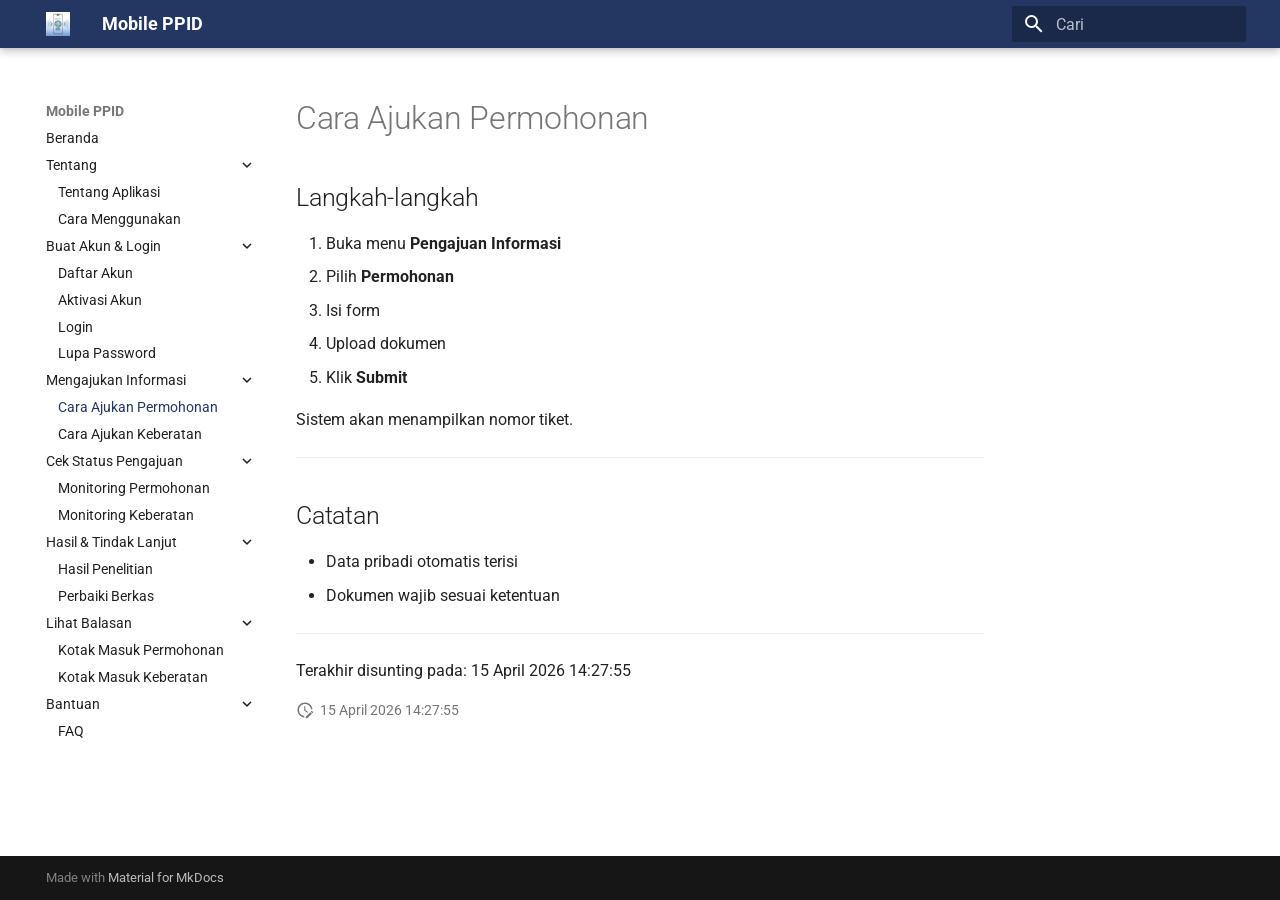
<file: content/pengajuan/permohonan/index.html>
<!doctype html>
<html lang="id" class="no-js">
  <head>
    
      <meta charset="utf-8">
      <meta name="viewport" content="width=device-width,initial-scale=1">
      
      
      
      
        <link rel="prev" href="../../akun/lupa_password/">
      
      
        <link rel="next" href="../keberatan/">
      
      
        
      
      
      <link rel="icon" href="../../../assets/favicon.png">
      <meta name="generator" content="mkdocs-1.6.1, mkdocs-material-9.7.6">
    
    
      
        <title>Cara Ajukan Permohonan - Mobile PPID</title>
      
    
    
      <link rel="stylesheet" href="../../../assets/stylesheets/main.484c7ddc.min.css">
      
        
        <link rel="stylesheet" href="../../../assets/stylesheets/palette.ab4e12ef.min.css">
      
      


    
    
      
    
    
      
        
        
        <link rel="preconnect" href="https://fonts.gstatic.com" crossorigin>
        <link rel="stylesheet" href="https://fonts.googleapis.com/css?family=Roboto:300,300i,400,400i,700,700i%7CRoboto+Mono:400,400i,700,700i&display=fallback">
        <style>:root{--md-text-font:"Roboto";--md-code-font:"Roboto Mono"}</style>
      
    
    
      <link rel="stylesheet" href="../../../assets/stylesheets/extra.css">
    
    <script>__md_scope=new URL("../../..",location),__md_hash=e=>[...e].reduce(((e,_)=>(e<<5)-e+_.charCodeAt(0)),0),__md_get=(e,_=localStorage,t=__md_scope)=>JSON.parse(_.getItem(t.pathname+"."+e)),__md_set=(e,_,t=localStorage,a=__md_scope)=>{try{t.setItem(a.pathname+"."+e,JSON.stringify(_))}catch(e){}}</script>
    
      

    
    
  </head>
  
  
    
    
    
    
    
    <body dir="ltr" data-md-color-scheme="default" data-md-color-primary="custom" data-md-color-accent="light-blue">
  
    
    <input class="md-toggle" data-md-toggle="drawer" type="checkbox" id="__drawer" autocomplete="off">
    <input class="md-toggle" data-md-toggle="search" type="checkbox" id="__search" autocomplete="off">
    <label class="md-overlay" for="__drawer"></label>
    <div data-md-component="skip">
      
        
        <a href="#cara-ajukan-permohonan" class="md-skip">
          Lewati ke isi
        </a>
      
    </div>
    <div data-md-component="announce">
      
    </div>
    
    
      

  

<header class="md-header md-header--shadow" data-md-component="header">
  <nav class="md-header__inner md-grid" aria-label="Header">
    <a href="../../.." title="Mobile PPID" class="md-header__button md-logo" aria-label="Mobile PPID" data-md-component="logo">
      
  <img src="../../../assets/logo.png" alt="logo">

    </a>
    <label class="md-header__button md-icon" for="__drawer">
      
      <svg xmlns="http://www.w3.org/2000/svg" viewBox="0 0 24 24"><path d="M3 6h18v2H3zm0 5h18v2H3zm0 5h18v2H3z"/></svg>
    </label>
    <div class="md-header__title" data-md-component="header-title">
      <div class="md-header__ellipsis">
        <div class="md-header__topic">
          <span class="md-ellipsis">
            Mobile PPID
          </span>
        </div>
        <div class="md-header__topic" data-md-component="header-topic">
          <span class="md-ellipsis">
            
              Cara Ajukan Permohonan
            
          </span>
        </div>
      </div>
    </div>
    
      
    
    
    
    
      
      
        <label class="md-header__button md-icon" for="__search">
          
          <svg xmlns="http://www.w3.org/2000/svg" viewBox="0 0 24 24"><path d="M9.5 3A6.5 6.5 0 0 1 16 9.5c0 1.61-.59 3.09-1.56 4.23l.27.27h.79l5 5-1.5 1.5-5-5v-.79l-.27-.27A6.52 6.52 0 0 1 9.5 16 6.5 6.5 0 0 1 3 9.5 6.5 6.5 0 0 1 9.5 3m0 2C7 5 5 7 5 9.5S7 14 9.5 14 14 12 14 9.5 12 5 9.5 5"/></svg>
        </label>
        <div class="md-search" data-md-component="search" role="dialog">
  <label class="md-search__overlay" for="__search"></label>
  <div class="md-search__inner" role="search">
    <form class="md-search__form" name="search">
      <input type="text" class="md-search__input" name="query" aria-label="Cari" placeholder="Cari" autocapitalize="off" autocorrect="off" autocomplete="off" spellcheck="false" data-md-component="search-query" required>
      <label class="md-search__icon md-icon" for="__search">
        
        <svg xmlns="http://www.w3.org/2000/svg" viewBox="0 0 24 24"><path d="M9.5 3A6.5 6.5 0 0 1 16 9.5c0 1.61-.59 3.09-1.56 4.23l.27.27h.79l5 5-1.5 1.5-5-5v-.79l-.27-.27A6.52 6.52 0 0 1 9.5 16 6.5 6.5 0 0 1 3 9.5 6.5 6.5 0 0 1 9.5 3m0 2C7 5 5 7 5 9.5S7 14 9.5 14 14 12 14 9.5 12 5 9.5 5"/></svg>
        
        <svg xmlns="http://www.w3.org/2000/svg" viewBox="0 0 24 24"><path d="M20 11v2H8l5.5 5.5-1.42 1.42L4.16 12l7.92-7.92L13.5 5.5 8 11z"/></svg>
      </label>
      <nav class="md-search__options" aria-label="Cari">
        
        <button type="reset" class="md-search__icon md-icon" title="Kosongkan" aria-label="Kosongkan" tabindex="-1">
          
          <svg xmlns="http://www.w3.org/2000/svg" viewBox="0 0 24 24"><path d="M19 6.41 17.59 5 12 10.59 6.41 5 5 6.41 10.59 12 5 17.59 6.41 19 12 13.41 17.59 19 19 17.59 13.41 12z"/></svg>
        </button>
      </nav>
      
    </form>
    <div class="md-search__output">
      <div class="md-search__scrollwrap" tabindex="0" data-md-scrollfix>
        <div class="md-search-result" data-md-component="search-result">
          <div class="md-search-result__meta">
            Mempersiapkan pencarian
          </div>
          <ol class="md-search-result__list" role="presentation"></ol>
        </div>
      </div>
    </div>
  </div>
</div>
      
    
    
  </nav>
  
</header>
    
    <div class="md-container" data-md-component="container">
      
      
        
          
        
      
      <main class="md-main" data-md-component="main">
        <div class="md-main__inner md-grid">
          
            
              
              <div class="md-sidebar md-sidebar--primary" data-md-component="sidebar" data-md-type="navigation" >
                <div class="md-sidebar__scrollwrap">
                  <div class="md-sidebar__inner">
                    



<nav class="md-nav md-nav--primary" aria-label="Navigasi" data-md-level="0">
  <label class="md-nav__title" for="__drawer">
    <a href="../../.." title="Mobile PPID" class="md-nav__button md-logo" aria-label="Mobile PPID" data-md-component="logo">
      
  <img src="../../../assets/logo.png" alt="logo">

    </a>
    Mobile PPID
  </label>
  
  <ul class="md-nav__list" data-md-scrollfix>
    
      
      
  
  
  
  
    <li class="md-nav__item">
      <a href="../../.." class="md-nav__link">
        
  
  
  <span class="md-ellipsis">
    
  
    Beranda
  

    
  </span>
  
  

      </a>
    </li>
  

    
      
      
  
  
  
  
    
    
    
    
    
    <li class="md-nav__item md-nav__item--nested">
      
        
        
          
        
        <input class="md-nav__toggle md-toggle md-toggle--indeterminate" type="checkbox" id="__nav_2" >
        
          
          <label class="md-nav__link" for="__nav_2" id="__nav_2_label" tabindex="0">
            
  
  
  <span class="md-ellipsis">
    
  
    Tentang
  

    
  </span>
  
  

            <span class="md-nav__icon md-icon"></span>
          </label>
        
        <nav class="md-nav" data-md-level="1" aria-labelledby="__nav_2_label" aria-expanded="false">
          <label class="md-nav__title" for="__nav_2">
            <span class="md-nav__icon md-icon"></span>
            
  
    Tentang
  

          </label>
          <ul class="md-nav__list" data-md-scrollfix>
            
              
                
  
  
  
  
    <li class="md-nav__item">
      <a href="../../tentang/tentang_aplikasi/" class="md-nav__link">
        
  
  
  <span class="md-ellipsis">
    
  
    Tentang Aplikasi
  

    
  </span>
  
  

      </a>
    </li>
  

              
            
              
                
  
  
  
  
    <li class="md-nav__item">
      <a href="../../tentang/cara_menggunakan/" class="md-nav__link">
        
  
  
  <span class="md-ellipsis">
    
  
    Cara Menggunakan
  

    
  </span>
  
  

      </a>
    </li>
  

              
            
          </ul>
        </nav>
      
    </li>
  

    
      
      
  
  
  
  
    
    
    
    
    
    <li class="md-nav__item md-nav__item--nested">
      
        
        
          
        
        <input class="md-nav__toggle md-toggle md-toggle--indeterminate" type="checkbox" id="__nav_3" >
        
          
          <label class="md-nav__link" for="__nav_3" id="__nav_3_label" tabindex="0">
            
  
  
  <span class="md-ellipsis">
    
  
    Buat Akun & Login
  

    
  </span>
  
  

            <span class="md-nav__icon md-icon"></span>
          </label>
        
        <nav class="md-nav" data-md-level="1" aria-labelledby="__nav_3_label" aria-expanded="false">
          <label class="md-nav__title" for="__nav_3">
            <span class="md-nav__icon md-icon"></span>
            
  
    Buat Akun & Login
  

          </label>
          <ul class="md-nav__list" data-md-scrollfix>
            
              
                
  
  
  
  
    <li class="md-nav__item">
      <a href="../../akun/registrasi/" class="md-nav__link">
        
  
  
  <span class="md-ellipsis">
    
  
    Daftar Akun
  

    
  </span>
  
  

      </a>
    </li>
  

              
            
              
                
  
  
  
  
    <li class="md-nav__item">
      <a href="../../akun/aktivasi/" class="md-nav__link">
        
  
  
  <span class="md-ellipsis">
    
  
    Aktivasi Akun
  

    
  </span>
  
  

      </a>
    </li>
  

              
            
              
                
  
  
  
  
    <li class="md-nav__item">
      <a href="../../akun/login/" class="md-nav__link">
        
  
  
  <span class="md-ellipsis">
    
  
    Login
  

    
  </span>
  
  

      </a>
    </li>
  

              
            
              
                
  
  
  
  
    <li class="md-nav__item">
      <a href="../../akun/lupa_password/" class="md-nav__link">
        
  
  
  <span class="md-ellipsis">
    
  
    Lupa Password
  

    
  </span>
  
  

      </a>
    </li>
  

              
            
          </ul>
        </nav>
      
    </li>
  

    
      
      
  
  
    
  
  
  
    
    
    
    
    
    <li class="md-nav__item md-nav__item--active md-nav__item--nested">
      
        
        
        <input class="md-nav__toggle md-toggle " type="checkbox" id="__nav_4" checked>
        
          
          <label class="md-nav__link" for="__nav_4" id="__nav_4_label" tabindex="0">
            
  
  
  <span class="md-ellipsis">
    
  
    Mengajukan Informasi
  

    
  </span>
  
  

            <span class="md-nav__icon md-icon"></span>
          </label>
        
        <nav class="md-nav" data-md-level="1" aria-labelledby="__nav_4_label" aria-expanded="true">
          <label class="md-nav__title" for="__nav_4">
            <span class="md-nav__icon md-icon"></span>
            
  
    Mengajukan Informasi
  

          </label>
          <ul class="md-nav__list" data-md-scrollfix>
            
              
                
  
  
    
  
  
  
    <li class="md-nav__item md-nav__item--active">
      
      <input class="md-nav__toggle md-toggle" type="checkbox" id="__toc">
      
      
        
      
      
        <label class="md-nav__link md-nav__link--active" for="__toc">
          
  
  
  <span class="md-ellipsis">
    
  
    Cara Ajukan Permohonan
  

    
  </span>
  
  

          <span class="md-nav__icon md-icon"></span>
        </label>
      
      <a href="./" class="md-nav__link md-nav__link--active">
        
  
  
  <span class="md-ellipsis">
    
  
    Cara Ajukan Permohonan
  

    
  </span>
  
  

      </a>
      
        

<nav class="md-nav md-nav--secondary" aria-label="Daftar isi">
  
  
  
    
  
  
    <label class="md-nav__title" for="__toc">
      <span class="md-nav__icon md-icon"></span>
      Daftar isi
    </label>
    <ul class="md-nav__list" data-md-component="toc" data-md-scrollfix>
      
        <li class="md-nav__item">
  <a href="#langkah-langkah" class="md-nav__link">
    <span class="md-ellipsis">
      
        Langkah-langkah
      
    </span>
  </a>
  
</li>
      
        <li class="md-nav__item">
  <a href="#catatan" class="md-nav__link">
    <span class="md-ellipsis">
      
        Catatan
      
    </span>
  </a>
  
</li>
      
    </ul>
  
</nav>
      
    </li>
  

              
            
              
                
  
  
  
  
    <li class="md-nav__item">
      <a href="../keberatan/" class="md-nav__link">
        
  
  
  <span class="md-ellipsis">
    
  
    Cara Ajukan Keberatan
  

    
  </span>
  
  

      </a>
    </li>
  

              
            
          </ul>
        </nav>
      
    </li>
  

    
      
      
  
  
  
  
    
    
    
    
    
    <li class="md-nav__item md-nav__item--nested">
      
        
        
          
        
        <input class="md-nav__toggle md-toggle md-toggle--indeterminate" type="checkbox" id="__nav_5" >
        
          
          <label class="md-nav__link" for="__nav_5" id="__nav_5_label" tabindex="0">
            
  
  
  <span class="md-ellipsis">
    
  
    Cek Status Pengajuan
  

    
  </span>
  
  

            <span class="md-nav__icon md-icon"></span>
          </label>
        
        <nav class="md-nav" data-md-level="1" aria-labelledby="__nav_5_label" aria-expanded="false">
          <label class="md-nav__title" for="__nav_5">
            <span class="md-nav__icon md-icon"></span>
            
  
    Cek Status Pengajuan
  

          </label>
          <ul class="md-nav__list" data-md-scrollfix>
            
              
                
  
  
  
  
    <li class="md-nav__item">
      <a href="../../monitoring/permohonan.md" class="md-nav__link">
        
  
  
  <span class="md-ellipsis">
    
  
    Monitoring Permohonan
  

    
  </span>
  
  

      </a>
    </li>
  

              
            
              
                
  
  
  
  
    <li class="md-nav__item">
      <a href="../../monitoring/keberatan.md" class="md-nav__link">
        
  
  
  <span class="md-ellipsis">
    
  
    Monitoring Keberatan
  

    
  </span>
  
  

      </a>
    </li>
  

              
            
          </ul>
        </nav>
      
    </li>
  

    
      
      
  
  
  
  
    
    
    
    
    
    <li class="md-nav__item md-nav__item--nested">
      
        
        
          
        
        <input class="md-nav__toggle md-toggle md-toggle--indeterminate" type="checkbox" id="__nav_6" >
        
          
          <label class="md-nav__link" for="__nav_6" id="__nav_6_label" tabindex="0">
            
  
  
  <span class="md-ellipsis">
    
  
    Hasil & Tindak Lanjut
  

    
  </span>
  
  

            <span class="md-nav__icon md-icon"></span>
          </label>
        
        <nav class="md-nav" data-md-level="1" aria-labelledby="__nav_6_label" aria-expanded="false">
          <label class="md-nav__title" for="__nav_6">
            <span class="md-nav__icon md-icon"></span>
            
  
    Hasil & Tindak Lanjut
  

          </label>
          <ul class="md-nav__list" data-md-scrollfix>
            
              
                
  
  
  
  
    <li class="md-nav__item">
      <a href="../../hasil/penelitian.md" class="md-nav__link">
        
  
  
  <span class="md-ellipsis">
    
  
    Hasil Penelitian
  

    
  </span>
  
  

      </a>
    </li>
  

              
            
              
                
  
  
  
  
    <li class="md-nav__item">
      <a href="../../hasil/berkas.md" class="md-nav__link">
        
  
  
  <span class="md-ellipsis">
    
  
    Perbaiki Berkas
  

    
  </span>
  
  

      </a>
    </li>
  

              
            
          </ul>
        </nav>
      
    </li>
  

    
      
      
  
  
  
  
    
    
    
    
    
    <li class="md-nav__item md-nav__item--nested">
      
        
        
          
        
        <input class="md-nav__toggle md-toggle md-toggle--indeterminate" type="checkbox" id="__nav_7" >
        
          
          <label class="md-nav__link" for="__nav_7" id="__nav_7_label" tabindex="0">
            
  
  
  <span class="md-ellipsis">
    
  
    Lihat Balasan
  

    
  </span>
  
  

            <span class="md-nav__icon md-icon"></span>
          </label>
        
        <nav class="md-nav" data-md-level="1" aria-labelledby="__nav_7_label" aria-expanded="false">
          <label class="md-nav__title" for="__nav_7">
            <span class="md-nav__icon md-icon"></span>
            
  
    Lihat Balasan
  

          </label>
          <ul class="md-nav__list" data-md-scrollfix>
            
              
                
  
  
  
  
    <li class="md-nav__item">
      <a href="../../kotak_masuk/permohonan.md" class="md-nav__link">
        
  
  
  <span class="md-ellipsis">
    
  
    Kotak Masuk Permohonan
  

    
  </span>
  
  

      </a>
    </li>
  

              
            
              
                
  
  
  
  
    <li class="md-nav__item">
      <a href="../../kotak_masuk/keberatan.md" class="md-nav__link">
        
  
  
  <span class="md-ellipsis">
    
  
    Kotak Masuk Keberatan
  

    
  </span>
  
  

      </a>
    </li>
  

              
            
          </ul>
        </nav>
      
    </li>
  

    
      
      
  
  
  
  
    
    
    
    
    
    <li class="md-nav__item md-nav__item--nested">
      
        
        
          
        
        <input class="md-nav__toggle md-toggle md-toggle--indeterminate" type="checkbox" id="__nav_8" >
        
          
          <label class="md-nav__link" for="__nav_8" id="__nav_8_label" tabindex="0">
            
  
  
  <span class="md-ellipsis">
    
  
    Bantuan
  

    
  </span>
  
  

            <span class="md-nav__icon md-icon"></span>
          </label>
        
        <nav class="md-nav" data-md-level="1" aria-labelledby="__nav_8_label" aria-expanded="false">
          <label class="md-nav__title" for="__nav_8">
            <span class="md-nav__icon md-icon"></span>
            
  
    Bantuan
  

          </label>
          <ul class="md-nav__list" data-md-scrollfix>
            
              
                
  
  
  
  
    <li class="md-nav__item">
      <a href="../../bantuan/faq.md" class="md-nav__link">
        
  
  
  <span class="md-ellipsis">
    
  
    FAQ
  

    
  </span>
  
  

      </a>
    </li>
  

              
            
          </ul>
        </nav>
      
    </li>
  

    
  </ul>
</nav>
                  </div>
                </div>
              </div>
            
            
              
              <div class="md-sidebar md-sidebar--secondary" data-md-component="sidebar" data-md-type="toc" >
                <div class="md-sidebar__scrollwrap">
                  <div class="md-sidebar__inner">
                    

<nav class="md-nav md-nav--secondary" aria-label="Daftar isi">
  
  
  
    
  
  
    <label class="md-nav__title" for="__toc">
      <span class="md-nav__icon md-icon"></span>
      Daftar isi
    </label>
    <ul class="md-nav__list" data-md-component="toc" data-md-scrollfix>
      
        <li class="md-nav__item">
  <a href="#langkah-langkah" class="md-nav__link">
    <span class="md-ellipsis">
      
        Langkah-langkah
      
    </span>
  </a>
  
</li>
      
        <li class="md-nav__item">
  <a href="#catatan" class="md-nav__link">
    <span class="md-ellipsis">
      
        Catatan
      
    </span>
  </a>
  
</li>
      
    </ul>
  
</nav>
                  </div>
                </div>
              </div>
            
          
          
            <div class="md-content" data-md-component="content">
              
              <article class="md-content__inner md-typeset">
                
                  



<h1 id="cara-ajukan-permohonan">Cara Ajukan Permohonan</h1>
<h2 id="langkah-langkah">Langkah-langkah</h2>
<ol>
<li>Buka menu <strong>Pengajuan Informasi</strong></li>
<li>Pilih <strong>Permohonan</strong></li>
<li>Isi form</li>
<li>Upload dokumen</li>
<li>Klik <strong>Submit</strong></li>
</ol>
<p>Sistem akan menampilkan nomor tiket.</p>
<hr />
<h2 id="catatan">Catatan</h2>
<ul>
<li>Data pribadi otomatis terisi</li>
<li>Dokumen wajib sesuai ketentuan</li>
</ul>
<hr />
<p>Terakhir disunting pada: <span class="git-revision-date-localized-plugin git-revision-date-localized-plugin-datetime" title="15 April 2026 14:27:55 WIB">15 April 2026 14:27:55</span></p>







  
    
  
  


  <aside class="md-source-file">
    
      
  <span class="md-source-file__fact">
    <span class="md-icon" title="Pembaruan terakhir">
      <svg xmlns="http://www.w3.org/2000/svg" viewBox="0 0 24 24"><path d="M21 13.1c-.1 0-.3.1-.4.2l-1 1 2.1 2.1 1-1c.2-.2.2-.6 0-.8l-1.3-1.3c-.1-.1-.2-.2-.4-.2m-1.9 1.8-6.1 6V23h2.1l6.1-6.1zM12.5 7v5.2l4 2.4-1 1L11 13V7zM11 21.9c-5.1-.5-9-4.8-9-9.9C2 6.5 6.5 2 12 2c5.3 0 9.6 4.1 10 9.3-.3-.1-.6-.2-1-.2s-.7.1-1 .2C19.6 7.2 16.2 4 12 4c-4.4 0-8 3.6-8 8 0 4.1 3.1 7.5 7.1 7.9l-.1.2z"/></svg>
    </span>
    <span class="git-revision-date-localized-plugin git-revision-date-localized-plugin-datetime" title="15 April 2026 14:27:55 WIB">15 April 2026 14:27:55</span>
  </span>

    
    
    
    
  </aside>





                
              </article>
            </div>
          
          
<script>var target=document.getElementById(location.hash.slice(1));target&&target.name&&(target.checked=target.name.startsWith("__tabbed_"))</script>
        </div>
        
      </main>
      
        <footer class="md-footer">
  
  <div class="md-footer-meta md-typeset">
    <div class="md-footer-meta__inner md-grid">
      <div class="md-copyright">
  
  
    Made with
    <a href="https://squidfunk.github.io/mkdocs-material/" target="_blank" rel="noopener">
      Material for MkDocs
    </a>
  
</div>
      
    </div>
  </div>
</footer>
      
    </div>
    <div class="md-dialog" data-md-component="dialog">
      <div class="md-dialog__inner md-typeset"></div>
    </div>
    
    
    
      
      
      <script id="__config" type="application/json">{"annotate": null, "base": "../../..", "features": ["navigation.expand"], "search": "../../../assets/javascripts/workers/search.2c215733.min.js", "tags": null, "translations": {"clipboard.copied": "Tersalin ke clipboard", "clipboard.copy": "Salin ke clipboard", "search.result.more.one": "1 lagi di halaman ini", "search.result.more.other": "# lagi di halaman ini", "search.result.none": "Tidak ada dokumen yang sesuai", "search.result.one": "1 dokumen ditemukan", "search.result.other": "# dokumen ditemukan", "search.result.placeholder": "Ketik untuk mulai pencarian", "search.result.term.missing": "Tidak ada", "select.version": "Pilih versi"}, "version": null}</script>
    
    
      <script src="../../../assets/javascripts/bundle.79ae519e.min.js"></script>
      
    
  </body>
</html>
</file>
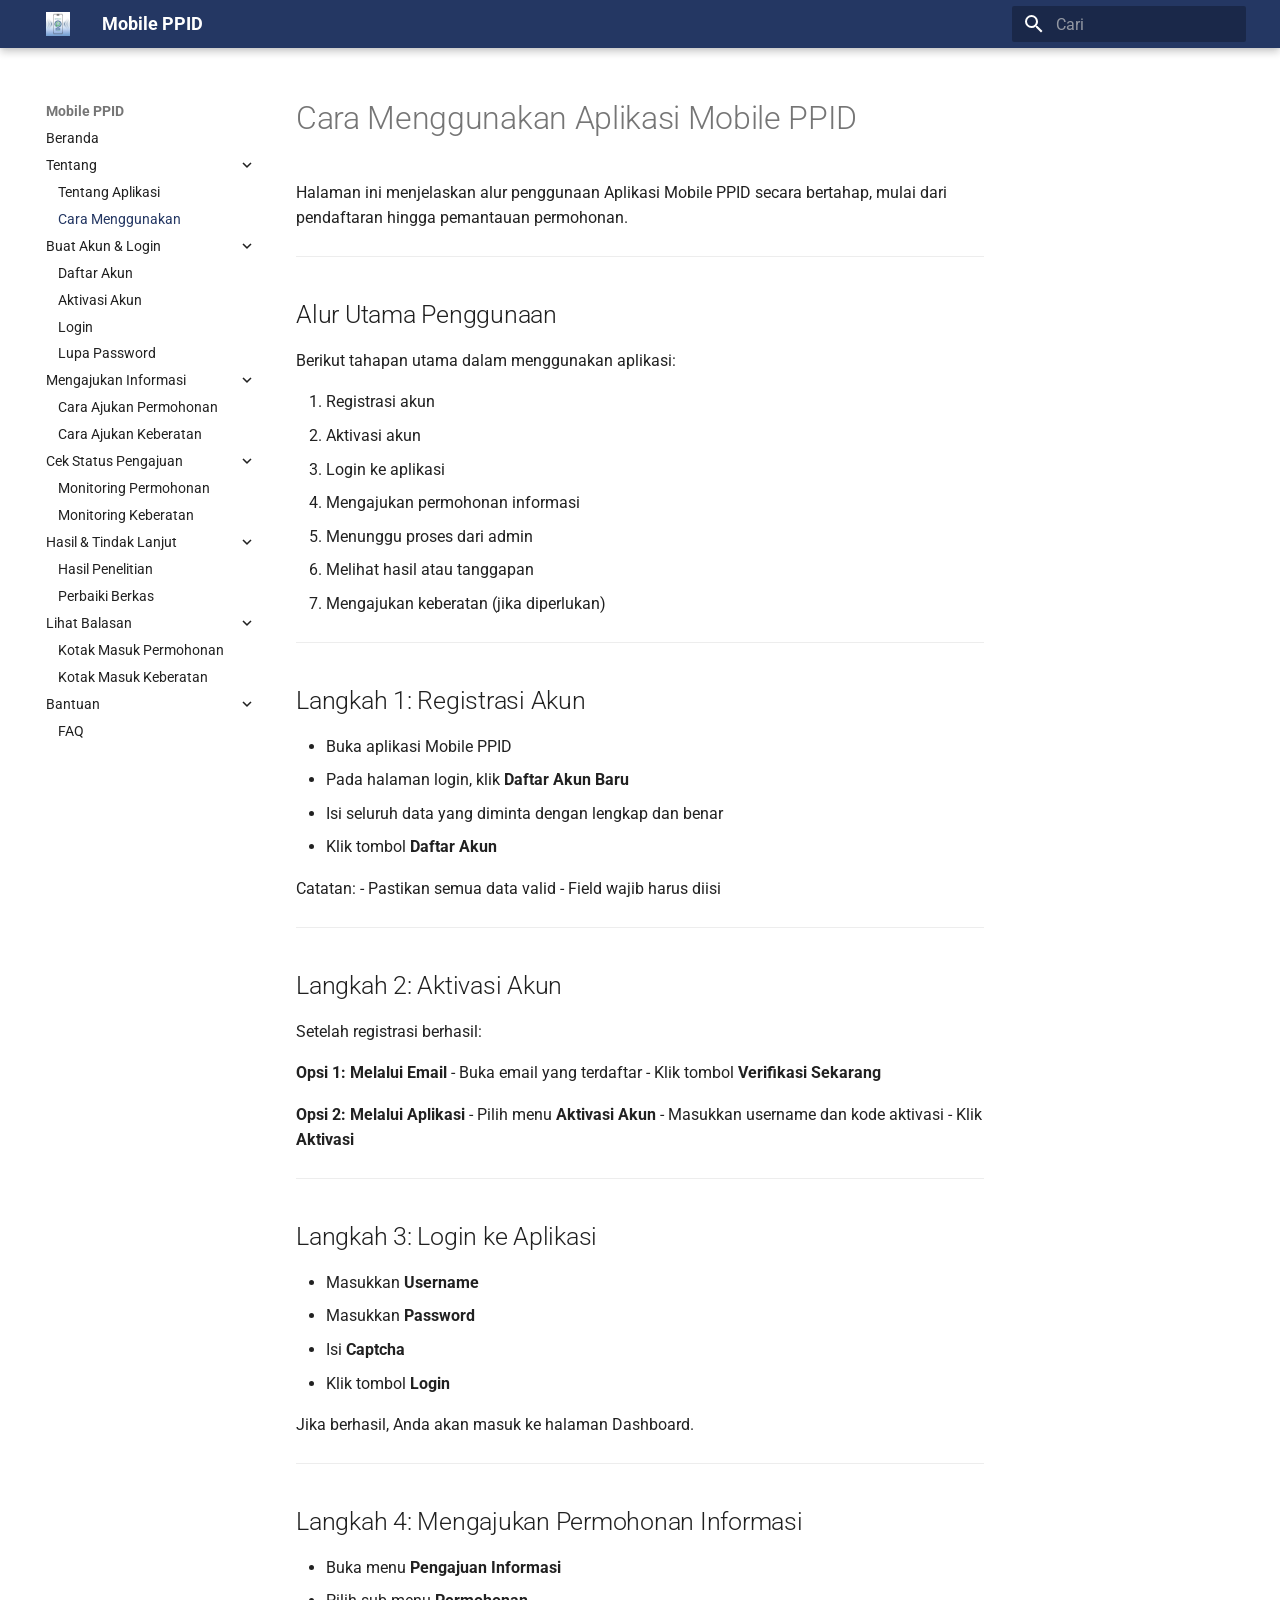
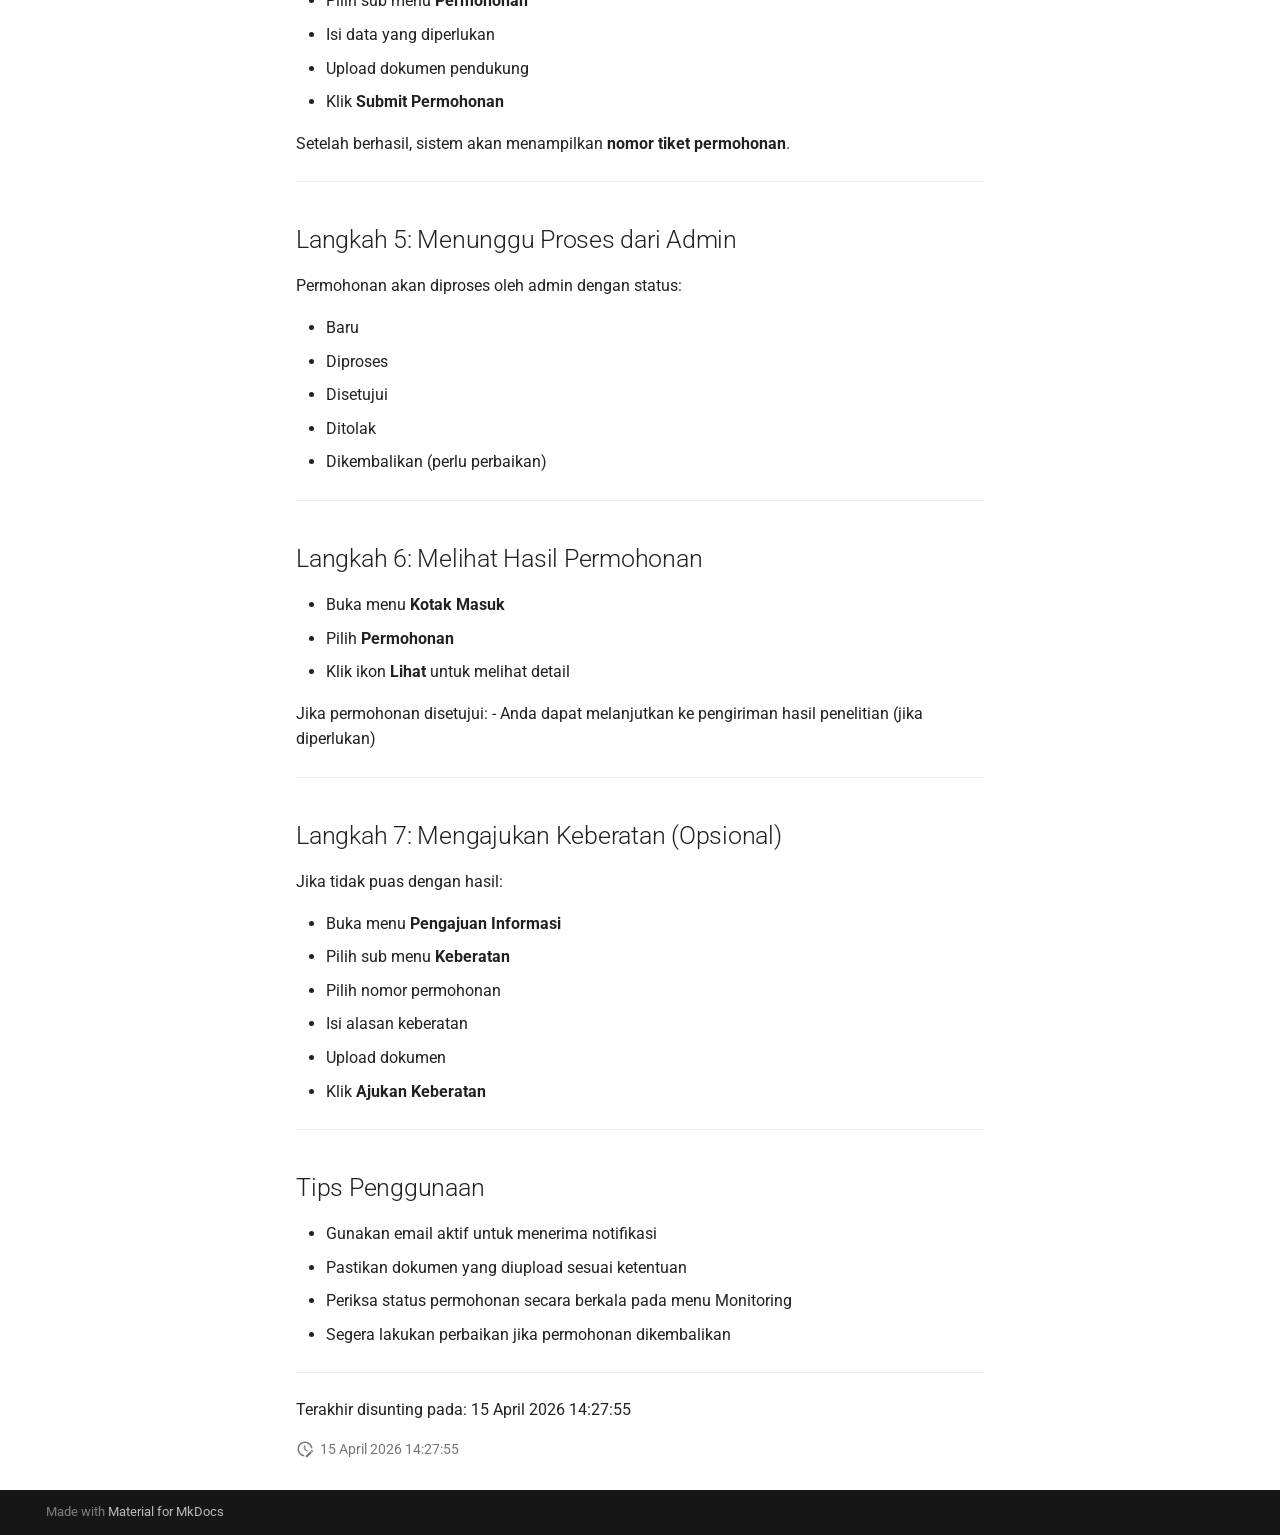
<file: content/tentang/cara_menggunakan/index.html>
<!doctype html>
<html lang="id" class="no-js">
  <head>
    
      <meta charset="utf-8">
      <meta name="viewport" content="width=device-width,initial-scale=1">
      
      
      
      
        <link rel="prev" href="../tentang_aplikasi/">
      
      
        <link rel="next" href="../../akun/registrasi/">
      
      
        
      
      
      <link rel="icon" href="../../../assets/favicon.png">
      <meta name="generator" content="mkdocs-1.6.1, mkdocs-material-9.7.6">
    
    
      
        <title>Cara Menggunakan - Mobile PPID</title>
      
    
    
      <link rel="stylesheet" href="../../../assets/stylesheets/main.484c7ddc.min.css">
      
        
        <link rel="stylesheet" href="../../../assets/stylesheets/palette.ab4e12ef.min.css">
      
      


    
    
      
    
    
      
        
        
        <link rel="preconnect" href="https://fonts.gstatic.com" crossorigin>
        <link rel="stylesheet" href="https://fonts.googleapis.com/css?family=Roboto:300,300i,400,400i,700,700i%7CRoboto+Mono:400,400i,700,700i&display=fallback">
        <style>:root{--md-text-font:"Roboto";--md-code-font:"Roboto Mono"}</style>
      
    
    
      <link rel="stylesheet" href="../../../assets/stylesheets/extra.css">
    
    <script>__md_scope=new URL("../../..",location),__md_hash=e=>[...e].reduce(((e,_)=>(e<<5)-e+_.charCodeAt(0)),0),__md_get=(e,_=localStorage,t=__md_scope)=>JSON.parse(_.getItem(t.pathname+"."+e)),__md_set=(e,_,t=localStorage,a=__md_scope)=>{try{t.setItem(a.pathname+"."+e,JSON.stringify(_))}catch(e){}}</script>
    
      

    
    
  </head>
  
  
    
    
    
    
    
    <body dir="ltr" data-md-color-scheme="default" data-md-color-primary="custom" data-md-color-accent="light-blue">
  
    
    <input class="md-toggle" data-md-toggle="drawer" type="checkbox" id="__drawer" autocomplete="off">
    <input class="md-toggle" data-md-toggle="search" type="checkbox" id="__search" autocomplete="off">
    <label class="md-overlay" for="__drawer"></label>
    <div data-md-component="skip">
      
        
        <a href="#cara-menggunakan-aplikasi-mobile-ppid" class="md-skip">
          Lewati ke isi
        </a>
      
    </div>
    <div data-md-component="announce">
      
    </div>
    
    
      

  

<header class="md-header md-header--shadow" data-md-component="header">
  <nav class="md-header__inner md-grid" aria-label="Header">
    <a href="../../.." title="Mobile PPID" class="md-header__button md-logo" aria-label="Mobile PPID" data-md-component="logo">
      
  <img src="../../../assets/logo.png" alt="logo">

    </a>
    <label class="md-header__button md-icon" for="__drawer">
      
      <svg xmlns="http://www.w3.org/2000/svg" viewBox="0 0 24 24"><path d="M3 6h18v2H3zm0 5h18v2H3zm0 5h18v2H3z"/></svg>
    </label>
    <div class="md-header__title" data-md-component="header-title">
      <div class="md-header__ellipsis">
        <div class="md-header__topic">
          <span class="md-ellipsis">
            Mobile PPID
          </span>
        </div>
        <div class="md-header__topic" data-md-component="header-topic">
          <span class="md-ellipsis">
            
              Cara Menggunakan
            
          </span>
        </div>
      </div>
    </div>
    
      
    
    
    
    
      
      
        <label class="md-header__button md-icon" for="__search">
          
          <svg xmlns="http://www.w3.org/2000/svg" viewBox="0 0 24 24"><path d="M9.5 3A6.5 6.5 0 0 1 16 9.5c0 1.61-.59 3.09-1.56 4.23l.27.27h.79l5 5-1.5 1.5-5-5v-.79l-.27-.27A6.52 6.52 0 0 1 9.5 16 6.5 6.5 0 0 1 3 9.5 6.5 6.5 0 0 1 9.5 3m0 2C7 5 5 7 5 9.5S7 14 9.5 14 14 12 14 9.5 12 5 9.5 5"/></svg>
        </label>
        <div class="md-search" data-md-component="search" role="dialog">
  <label class="md-search__overlay" for="__search"></label>
  <div class="md-search__inner" role="search">
    <form class="md-search__form" name="search">
      <input type="text" class="md-search__input" name="query" aria-label="Cari" placeholder="Cari" autocapitalize="off" autocorrect="off" autocomplete="off" spellcheck="false" data-md-component="search-query" required>
      <label class="md-search__icon md-icon" for="__search">
        
        <svg xmlns="http://www.w3.org/2000/svg" viewBox="0 0 24 24"><path d="M9.5 3A6.5 6.5 0 0 1 16 9.5c0 1.61-.59 3.09-1.56 4.23l.27.27h.79l5 5-1.5 1.5-5-5v-.79l-.27-.27A6.52 6.52 0 0 1 9.5 16 6.5 6.5 0 0 1 3 9.5 6.5 6.5 0 0 1 9.5 3m0 2C7 5 5 7 5 9.5S7 14 9.5 14 14 12 14 9.5 12 5 9.5 5"/></svg>
        
        <svg xmlns="http://www.w3.org/2000/svg" viewBox="0 0 24 24"><path d="M20 11v2H8l5.5 5.5-1.42 1.42L4.16 12l7.92-7.92L13.5 5.5 8 11z"/></svg>
      </label>
      <nav class="md-search__options" aria-label="Cari">
        
        <button type="reset" class="md-search__icon md-icon" title="Kosongkan" aria-label="Kosongkan" tabindex="-1">
          
          <svg xmlns="http://www.w3.org/2000/svg" viewBox="0 0 24 24"><path d="M19 6.41 17.59 5 12 10.59 6.41 5 5 6.41 10.59 12 5 17.59 6.41 19 12 13.41 17.59 19 19 17.59 13.41 12z"/></svg>
        </button>
      </nav>
      
    </form>
    <div class="md-search__output">
      <div class="md-search__scrollwrap" tabindex="0" data-md-scrollfix>
        <div class="md-search-result" data-md-component="search-result">
          <div class="md-search-result__meta">
            Mempersiapkan pencarian
          </div>
          <ol class="md-search-result__list" role="presentation"></ol>
        </div>
      </div>
    </div>
  </div>
</div>
      
    
    
  </nav>
  
</header>
    
    <div class="md-container" data-md-component="container">
      
      
        
          
        
      
      <main class="md-main" data-md-component="main">
        <div class="md-main__inner md-grid">
          
            
              
              <div class="md-sidebar md-sidebar--primary" data-md-component="sidebar" data-md-type="navigation" >
                <div class="md-sidebar__scrollwrap">
                  <div class="md-sidebar__inner">
                    



<nav class="md-nav md-nav--primary" aria-label="Navigasi" data-md-level="0">
  <label class="md-nav__title" for="__drawer">
    <a href="../../.." title="Mobile PPID" class="md-nav__button md-logo" aria-label="Mobile PPID" data-md-component="logo">
      
  <img src="../../../assets/logo.png" alt="logo">

    </a>
    Mobile PPID
  </label>
  
  <ul class="md-nav__list" data-md-scrollfix>
    
      
      
  
  
  
  
    <li class="md-nav__item">
      <a href="../../.." class="md-nav__link">
        
  
  
  <span class="md-ellipsis">
    
  
    Beranda
  

    
  </span>
  
  

      </a>
    </li>
  

    
      
      
  
  
    
  
  
  
    
    
    
    
    
    <li class="md-nav__item md-nav__item--active md-nav__item--nested">
      
        
        
        <input class="md-nav__toggle md-toggle " type="checkbox" id="__nav_2" checked>
        
          
          <label class="md-nav__link" for="__nav_2" id="__nav_2_label" tabindex="0">
            
  
  
  <span class="md-ellipsis">
    
  
    Tentang
  

    
  </span>
  
  

            <span class="md-nav__icon md-icon"></span>
          </label>
        
        <nav class="md-nav" data-md-level="1" aria-labelledby="__nav_2_label" aria-expanded="true">
          <label class="md-nav__title" for="__nav_2">
            <span class="md-nav__icon md-icon"></span>
            
  
    Tentang
  

          </label>
          <ul class="md-nav__list" data-md-scrollfix>
            
              
                
  
  
  
  
    <li class="md-nav__item">
      <a href="../tentang_aplikasi/" class="md-nav__link">
        
  
  
  <span class="md-ellipsis">
    
  
    Tentang Aplikasi
  

    
  </span>
  
  

      </a>
    </li>
  

              
            
              
                
  
  
    
  
  
  
    <li class="md-nav__item md-nav__item--active">
      
      <input class="md-nav__toggle md-toggle" type="checkbox" id="__toc">
      
      
        
      
      
        <label class="md-nav__link md-nav__link--active" for="__toc">
          
  
  
  <span class="md-ellipsis">
    
  
    Cara Menggunakan
  

    
  </span>
  
  

          <span class="md-nav__icon md-icon"></span>
        </label>
      
      <a href="./" class="md-nav__link md-nav__link--active">
        
  
  
  <span class="md-ellipsis">
    
  
    Cara Menggunakan
  

    
  </span>
  
  

      </a>
      
        

<nav class="md-nav md-nav--secondary" aria-label="Daftar isi">
  
  
  
    
  
  
    <label class="md-nav__title" for="__toc">
      <span class="md-nav__icon md-icon"></span>
      Daftar isi
    </label>
    <ul class="md-nav__list" data-md-component="toc" data-md-scrollfix>
      
        <li class="md-nav__item">
  <a href="#alur-utama-penggunaan" class="md-nav__link">
    <span class="md-ellipsis">
      
        Alur Utama Penggunaan
      
    </span>
  </a>
  
</li>
      
        <li class="md-nav__item">
  <a href="#langkah-1-registrasi-akun" class="md-nav__link">
    <span class="md-ellipsis">
      
        Langkah 1: Registrasi Akun
      
    </span>
  </a>
  
</li>
      
        <li class="md-nav__item">
  <a href="#langkah-2-aktivasi-akun" class="md-nav__link">
    <span class="md-ellipsis">
      
        Langkah 2: Aktivasi Akun
      
    </span>
  </a>
  
</li>
      
        <li class="md-nav__item">
  <a href="#langkah-3-login-ke-aplikasi" class="md-nav__link">
    <span class="md-ellipsis">
      
        Langkah 3: Login ke Aplikasi
      
    </span>
  </a>
  
</li>
      
        <li class="md-nav__item">
  <a href="#langkah-4-mengajukan-permohonan-informasi" class="md-nav__link">
    <span class="md-ellipsis">
      
        Langkah 4: Mengajukan Permohonan Informasi
      
    </span>
  </a>
  
</li>
      
        <li class="md-nav__item">
  <a href="#langkah-5-menunggu-proses-dari-admin" class="md-nav__link">
    <span class="md-ellipsis">
      
        Langkah 5: Menunggu Proses dari Admin
      
    </span>
  </a>
  
</li>
      
        <li class="md-nav__item">
  <a href="#langkah-6-melihat-hasil-permohonan" class="md-nav__link">
    <span class="md-ellipsis">
      
        Langkah 6: Melihat Hasil Permohonan
      
    </span>
  </a>
  
</li>
      
        <li class="md-nav__item">
  <a href="#langkah-7-mengajukan-keberatan-opsional" class="md-nav__link">
    <span class="md-ellipsis">
      
        Langkah 7: Mengajukan Keberatan (Opsional)
      
    </span>
  </a>
  
</li>
      
        <li class="md-nav__item">
  <a href="#tips-penggunaan" class="md-nav__link">
    <span class="md-ellipsis">
      
        Tips Penggunaan
      
    </span>
  </a>
  
</li>
      
    </ul>
  
</nav>
      
    </li>
  

              
            
          </ul>
        </nav>
      
    </li>
  

    
      
      
  
  
  
  
    
    
    
    
    
    <li class="md-nav__item md-nav__item--nested">
      
        
        
          
        
        <input class="md-nav__toggle md-toggle md-toggle--indeterminate" type="checkbox" id="__nav_3" >
        
          
          <label class="md-nav__link" for="__nav_3" id="__nav_3_label" tabindex="0">
            
  
  
  <span class="md-ellipsis">
    
  
    Buat Akun & Login
  

    
  </span>
  
  

            <span class="md-nav__icon md-icon"></span>
          </label>
        
        <nav class="md-nav" data-md-level="1" aria-labelledby="__nav_3_label" aria-expanded="false">
          <label class="md-nav__title" for="__nav_3">
            <span class="md-nav__icon md-icon"></span>
            
  
    Buat Akun & Login
  

          </label>
          <ul class="md-nav__list" data-md-scrollfix>
            
              
                
  
  
  
  
    <li class="md-nav__item">
      <a href="../../akun/registrasi/" class="md-nav__link">
        
  
  
  <span class="md-ellipsis">
    
  
    Daftar Akun
  

    
  </span>
  
  

      </a>
    </li>
  

              
            
              
                
  
  
  
  
    <li class="md-nav__item">
      <a href="../../akun/aktivasi/" class="md-nav__link">
        
  
  
  <span class="md-ellipsis">
    
  
    Aktivasi Akun
  

    
  </span>
  
  

      </a>
    </li>
  

              
            
              
                
  
  
  
  
    <li class="md-nav__item">
      <a href="../../akun/login/" class="md-nav__link">
        
  
  
  <span class="md-ellipsis">
    
  
    Login
  

    
  </span>
  
  

      </a>
    </li>
  

              
            
              
                
  
  
  
  
    <li class="md-nav__item">
      <a href="../../akun/lupa_password/" class="md-nav__link">
        
  
  
  <span class="md-ellipsis">
    
  
    Lupa Password
  

    
  </span>
  
  

      </a>
    </li>
  

              
            
          </ul>
        </nav>
      
    </li>
  

    
      
      
  
  
  
  
    
    
    
    
    
    <li class="md-nav__item md-nav__item--nested">
      
        
        
          
        
        <input class="md-nav__toggle md-toggle md-toggle--indeterminate" type="checkbox" id="__nav_4" >
        
          
          <label class="md-nav__link" for="__nav_4" id="__nav_4_label" tabindex="0">
            
  
  
  <span class="md-ellipsis">
    
  
    Mengajukan Informasi
  

    
  </span>
  
  

            <span class="md-nav__icon md-icon"></span>
          </label>
        
        <nav class="md-nav" data-md-level="1" aria-labelledby="__nav_4_label" aria-expanded="false">
          <label class="md-nav__title" for="__nav_4">
            <span class="md-nav__icon md-icon"></span>
            
  
    Mengajukan Informasi
  

          </label>
          <ul class="md-nav__list" data-md-scrollfix>
            
              
                
  
  
  
  
    <li class="md-nav__item">
      <a href="../../pengajuan/permohonan/" class="md-nav__link">
        
  
  
  <span class="md-ellipsis">
    
  
    Cara Ajukan Permohonan
  

    
  </span>
  
  

      </a>
    </li>
  

              
            
              
                
  
  
  
  
    <li class="md-nav__item">
      <a href="../../pengajuan/keberatan/" class="md-nav__link">
        
  
  
  <span class="md-ellipsis">
    
  
    Cara Ajukan Keberatan
  

    
  </span>
  
  

      </a>
    </li>
  

              
            
          </ul>
        </nav>
      
    </li>
  

    
      
      
  
  
  
  
    
    
    
    
    
    <li class="md-nav__item md-nav__item--nested">
      
        
        
          
        
        <input class="md-nav__toggle md-toggle md-toggle--indeterminate" type="checkbox" id="__nav_5" >
        
          
          <label class="md-nav__link" for="__nav_5" id="__nav_5_label" tabindex="0">
            
  
  
  <span class="md-ellipsis">
    
  
    Cek Status Pengajuan
  

    
  </span>
  
  

            <span class="md-nav__icon md-icon"></span>
          </label>
        
        <nav class="md-nav" data-md-level="1" aria-labelledby="__nav_5_label" aria-expanded="false">
          <label class="md-nav__title" for="__nav_5">
            <span class="md-nav__icon md-icon"></span>
            
  
    Cek Status Pengajuan
  

          </label>
          <ul class="md-nav__list" data-md-scrollfix>
            
              
                
  
  
  
  
    <li class="md-nav__item">
      <a href="../../monitoring/permohonan.md" class="md-nav__link">
        
  
  
  <span class="md-ellipsis">
    
  
    Monitoring Permohonan
  

    
  </span>
  
  

      </a>
    </li>
  

              
            
              
                
  
  
  
  
    <li class="md-nav__item">
      <a href="../../monitoring/keberatan.md" class="md-nav__link">
        
  
  
  <span class="md-ellipsis">
    
  
    Monitoring Keberatan
  

    
  </span>
  
  

      </a>
    </li>
  

              
            
          </ul>
        </nav>
      
    </li>
  

    
      
      
  
  
  
  
    
    
    
    
    
    <li class="md-nav__item md-nav__item--nested">
      
        
        
          
        
        <input class="md-nav__toggle md-toggle md-toggle--indeterminate" type="checkbox" id="__nav_6" >
        
          
          <label class="md-nav__link" for="__nav_6" id="__nav_6_label" tabindex="0">
            
  
  
  <span class="md-ellipsis">
    
  
    Hasil & Tindak Lanjut
  

    
  </span>
  
  

            <span class="md-nav__icon md-icon"></span>
          </label>
        
        <nav class="md-nav" data-md-level="1" aria-labelledby="__nav_6_label" aria-expanded="false">
          <label class="md-nav__title" for="__nav_6">
            <span class="md-nav__icon md-icon"></span>
            
  
    Hasil & Tindak Lanjut
  

          </label>
          <ul class="md-nav__list" data-md-scrollfix>
            
              
                
  
  
  
  
    <li class="md-nav__item">
      <a href="../../hasil/penelitian.md" class="md-nav__link">
        
  
  
  <span class="md-ellipsis">
    
  
    Hasil Penelitian
  

    
  </span>
  
  

      </a>
    </li>
  

              
            
              
                
  
  
  
  
    <li class="md-nav__item">
      <a href="../../hasil/berkas.md" class="md-nav__link">
        
  
  
  <span class="md-ellipsis">
    
  
    Perbaiki Berkas
  

    
  </span>
  
  

      </a>
    </li>
  

              
            
          </ul>
        </nav>
      
    </li>
  

    
      
      
  
  
  
  
    
    
    
    
    
    <li class="md-nav__item md-nav__item--nested">
      
        
        
          
        
        <input class="md-nav__toggle md-toggle md-toggle--indeterminate" type="checkbox" id="__nav_7" >
        
          
          <label class="md-nav__link" for="__nav_7" id="__nav_7_label" tabindex="0">
            
  
  
  <span class="md-ellipsis">
    
  
    Lihat Balasan
  

    
  </span>
  
  

            <span class="md-nav__icon md-icon"></span>
          </label>
        
        <nav class="md-nav" data-md-level="1" aria-labelledby="__nav_7_label" aria-expanded="false">
          <label class="md-nav__title" for="__nav_7">
            <span class="md-nav__icon md-icon"></span>
            
  
    Lihat Balasan
  

          </label>
          <ul class="md-nav__list" data-md-scrollfix>
            
              
                
  
  
  
  
    <li class="md-nav__item">
      <a href="../../kotak_masuk/permohonan.md" class="md-nav__link">
        
  
  
  <span class="md-ellipsis">
    
  
    Kotak Masuk Permohonan
  

    
  </span>
  
  

      </a>
    </li>
  

              
            
              
                
  
  
  
  
    <li class="md-nav__item">
      <a href="../../kotak_masuk/keberatan.md" class="md-nav__link">
        
  
  
  <span class="md-ellipsis">
    
  
    Kotak Masuk Keberatan
  

    
  </span>
  
  

      </a>
    </li>
  

              
            
          </ul>
        </nav>
      
    </li>
  

    
      
      
  
  
  
  
    
    
    
    
    
    <li class="md-nav__item md-nav__item--nested">
      
        
        
          
        
        <input class="md-nav__toggle md-toggle md-toggle--indeterminate" type="checkbox" id="__nav_8" >
        
          
          <label class="md-nav__link" for="__nav_8" id="__nav_8_label" tabindex="0">
            
  
  
  <span class="md-ellipsis">
    
  
    Bantuan
  

    
  </span>
  
  

            <span class="md-nav__icon md-icon"></span>
          </label>
        
        <nav class="md-nav" data-md-level="1" aria-labelledby="__nav_8_label" aria-expanded="false">
          <label class="md-nav__title" for="__nav_8">
            <span class="md-nav__icon md-icon"></span>
            
  
    Bantuan
  

          </label>
          <ul class="md-nav__list" data-md-scrollfix>
            
              
                
  
  
  
  
    <li class="md-nav__item">
      <a href="../../bantuan/faq.md" class="md-nav__link">
        
  
  
  <span class="md-ellipsis">
    
  
    FAQ
  

    
  </span>
  
  

      </a>
    </li>
  

              
            
          </ul>
        </nav>
      
    </li>
  

    
  </ul>
</nav>
                  </div>
                </div>
              </div>
            
            
              
              <div class="md-sidebar md-sidebar--secondary" data-md-component="sidebar" data-md-type="toc" >
                <div class="md-sidebar__scrollwrap">
                  <div class="md-sidebar__inner">
                    

<nav class="md-nav md-nav--secondary" aria-label="Daftar isi">
  
  
  
    
  
  
    <label class="md-nav__title" for="__toc">
      <span class="md-nav__icon md-icon"></span>
      Daftar isi
    </label>
    <ul class="md-nav__list" data-md-component="toc" data-md-scrollfix>
      
        <li class="md-nav__item">
  <a href="#alur-utama-penggunaan" class="md-nav__link">
    <span class="md-ellipsis">
      
        Alur Utama Penggunaan
      
    </span>
  </a>
  
</li>
      
        <li class="md-nav__item">
  <a href="#langkah-1-registrasi-akun" class="md-nav__link">
    <span class="md-ellipsis">
      
        Langkah 1: Registrasi Akun
      
    </span>
  </a>
  
</li>
      
        <li class="md-nav__item">
  <a href="#langkah-2-aktivasi-akun" class="md-nav__link">
    <span class="md-ellipsis">
      
        Langkah 2: Aktivasi Akun
      
    </span>
  </a>
  
</li>
      
        <li class="md-nav__item">
  <a href="#langkah-3-login-ke-aplikasi" class="md-nav__link">
    <span class="md-ellipsis">
      
        Langkah 3: Login ke Aplikasi
      
    </span>
  </a>
  
</li>
      
        <li class="md-nav__item">
  <a href="#langkah-4-mengajukan-permohonan-informasi" class="md-nav__link">
    <span class="md-ellipsis">
      
        Langkah 4: Mengajukan Permohonan Informasi
      
    </span>
  </a>
  
</li>
      
        <li class="md-nav__item">
  <a href="#langkah-5-menunggu-proses-dari-admin" class="md-nav__link">
    <span class="md-ellipsis">
      
        Langkah 5: Menunggu Proses dari Admin
      
    </span>
  </a>
  
</li>
      
        <li class="md-nav__item">
  <a href="#langkah-6-melihat-hasil-permohonan" class="md-nav__link">
    <span class="md-ellipsis">
      
        Langkah 6: Melihat Hasil Permohonan
      
    </span>
  </a>
  
</li>
      
        <li class="md-nav__item">
  <a href="#langkah-7-mengajukan-keberatan-opsional" class="md-nav__link">
    <span class="md-ellipsis">
      
        Langkah 7: Mengajukan Keberatan (Opsional)
      
    </span>
  </a>
  
</li>
      
        <li class="md-nav__item">
  <a href="#tips-penggunaan" class="md-nav__link">
    <span class="md-ellipsis">
      
        Tips Penggunaan
      
    </span>
  </a>
  
</li>
      
    </ul>
  
</nav>
                  </div>
                </div>
              </div>
            
          
          
            <div class="md-content" data-md-component="content">
              
              <article class="md-content__inner md-typeset">
                
                  



<h1 id="cara-menggunakan-aplikasi-mobile-ppid">Cara Menggunakan Aplikasi Mobile PPID</h1>
<p>Halaman ini menjelaskan alur penggunaan Aplikasi Mobile PPID secara bertahap, mulai dari pendaftaran hingga pemantauan permohonan.</p>
<hr />
<h2 id="alur-utama-penggunaan">Alur Utama Penggunaan</h2>
<p>Berikut tahapan utama dalam menggunakan aplikasi:</p>
<ol>
<li>Registrasi akun</li>
<li>Aktivasi akun</li>
<li>Login ke aplikasi</li>
<li>Mengajukan permohonan informasi</li>
<li>Menunggu proses dari admin</li>
<li>Melihat hasil atau tanggapan</li>
<li>Mengajukan keberatan (jika diperlukan)</li>
</ol>
<hr />
<h2 id="langkah-1-registrasi-akun">Langkah 1: Registrasi Akun</h2>
<ul>
<li>Buka aplikasi Mobile PPID</li>
<li>Pada halaman login, klik <strong>Daftar Akun Baru</strong></li>
<li>Isi seluruh data yang diminta dengan lengkap dan benar</li>
<li>Klik tombol <strong>Daftar Akun</strong></li>
</ul>
<p>Catatan:
- Pastikan semua data valid
- Field wajib harus diisi</p>
<hr />
<h2 id="langkah-2-aktivasi-akun">Langkah 2: Aktivasi Akun</h2>
<p>Setelah registrasi berhasil:</p>
<p><strong>Opsi 1: Melalui Email</strong>
- Buka email yang terdaftar
- Klik tombol <strong>Verifikasi Sekarang</strong></p>
<p><strong>Opsi 2: Melalui Aplikasi</strong>
- Pilih menu <strong>Aktivasi Akun</strong>
- Masukkan username dan kode aktivasi
- Klik <strong>Aktivasi</strong></p>
<hr />
<h2 id="langkah-3-login-ke-aplikasi">Langkah 3: Login ke Aplikasi</h2>
<ul>
<li>Masukkan <strong>Username</strong></li>
<li>Masukkan <strong>Password</strong></li>
<li>Isi <strong>Captcha</strong></li>
<li>Klik tombol <strong>Login</strong></li>
</ul>
<p>Jika berhasil, Anda akan masuk ke halaman Dashboard.</p>
<hr />
<h2 id="langkah-4-mengajukan-permohonan-informasi">Langkah 4: Mengajukan Permohonan Informasi</h2>
<ul>
<li>Buka menu <strong>Pengajuan Informasi</strong></li>
<li>Pilih sub menu <strong>Permohonan</strong></li>
<li>Isi data yang diperlukan</li>
<li>Upload dokumen pendukung</li>
<li>Klik <strong>Submit Permohonan</strong></li>
</ul>
<p>Setelah berhasil, sistem akan menampilkan <strong>nomor tiket permohonan</strong>.</p>
<hr />
<h2 id="langkah-5-menunggu-proses-dari-admin">Langkah 5: Menunggu Proses dari Admin</h2>
<p>Permohonan akan diproses oleh admin dengan status:</p>
<ul>
<li>Baru</li>
<li>Diproses</li>
<li>Disetujui</li>
<li>Ditolak</li>
<li>Dikembalikan (perlu perbaikan)</li>
</ul>
<hr />
<h2 id="langkah-6-melihat-hasil-permohonan">Langkah 6: Melihat Hasil Permohonan</h2>
<ul>
<li>Buka menu <strong>Kotak Masuk</strong></li>
<li>Pilih <strong>Permohonan</strong></li>
<li>Klik ikon <strong>Lihat</strong> untuk melihat detail</li>
</ul>
<p>Jika permohonan disetujui:
- Anda dapat melanjutkan ke pengiriman hasil penelitian (jika diperlukan)</p>
<hr />
<h2 id="langkah-7-mengajukan-keberatan-opsional">Langkah 7: Mengajukan Keberatan (Opsional)</h2>
<p>Jika tidak puas dengan hasil:</p>
<ul>
<li>Buka menu <strong>Pengajuan Informasi</strong></li>
<li>Pilih sub menu <strong>Keberatan</strong></li>
<li>Pilih nomor permohonan</li>
<li>Isi alasan keberatan</li>
<li>Upload dokumen</li>
<li>Klik <strong>Ajukan Keberatan</strong></li>
</ul>
<hr />
<h2 id="tips-penggunaan">Tips Penggunaan</h2>
<ul>
<li>Gunakan email aktif untuk menerima notifikasi</li>
<li>Pastikan dokumen yang diupload sesuai ketentuan</li>
<li>Periksa status permohonan secara berkala pada menu Monitoring</li>
<li>Segera lakukan perbaikan jika permohonan dikembalikan</li>
</ul>
<hr />
<p>Terakhir disunting pada: <span class="git-revision-date-localized-plugin git-revision-date-localized-plugin-datetime" title="15 April 2026 14:27:55 WIB">15 April 2026 14:27:55</span></p>







  
    
  
  


  <aside class="md-source-file">
    
      
  <span class="md-source-file__fact">
    <span class="md-icon" title="Pembaruan terakhir">
      <svg xmlns="http://www.w3.org/2000/svg" viewBox="0 0 24 24"><path d="M21 13.1c-.1 0-.3.1-.4.2l-1 1 2.1 2.1 1-1c.2-.2.2-.6 0-.8l-1.3-1.3c-.1-.1-.2-.2-.4-.2m-1.9 1.8-6.1 6V23h2.1l6.1-6.1zM12.5 7v5.2l4 2.4-1 1L11 13V7zM11 21.9c-5.1-.5-9-4.8-9-9.9C2 6.5 6.5 2 12 2c5.3 0 9.6 4.1 10 9.3-.3-.1-.6-.2-1-.2s-.7.1-1 .2C19.6 7.2 16.2 4 12 4c-4.4 0-8 3.6-8 8 0 4.1 3.1 7.5 7.1 7.9l-.1.2z"/></svg>
    </span>
    <span class="git-revision-date-localized-plugin git-revision-date-localized-plugin-datetime" title="15 April 2026 14:27:55 WIB">15 April 2026 14:27:55</span>
  </span>

    
    
    
    
  </aside>





                
              </article>
            </div>
          
          
<script>var target=document.getElementById(location.hash.slice(1));target&&target.name&&(target.checked=target.name.startsWith("__tabbed_"))</script>
        </div>
        
      </main>
      
        <footer class="md-footer">
  
  <div class="md-footer-meta md-typeset">
    <div class="md-footer-meta__inner md-grid">
      <div class="md-copyright">
  
  
    Made with
    <a href="https://squidfunk.github.io/mkdocs-material/" target="_blank" rel="noopener">
      Material for MkDocs
    </a>
  
</div>
      
    </div>
  </div>
</footer>
      
    </div>
    <div class="md-dialog" data-md-component="dialog">
      <div class="md-dialog__inner md-typeset"></div>
    </div>
    
    
    
      
      
      <script id="__config" type="application/json">{"annotate": null, "base": "../../..", "features": ["navigation.expand"], "search": "../../../assets/javascripts/workers/search.2c215733.min.js", "tags": null, "translations": {"clipboard.copied": "Tersalin ke clipboard", "clipboard.copy": "Salin ke clipboard", "search.result.more.one": "1 lagi di halaman ini", "search.result.more.other": "# lagi di halaman ini", "search.result.none": "Tidak ada dokumen yang sesuai", "search.result.one": "1 dokumen ditemukan", "search.result.other": "# dokumen ditemukan", "search.result.placeholder": "Ketik untuk mulai pencarian", "search.result.term.missing": "Tidak ada", "select.version": "Pilih versi"}, "version": null}</script>
    
    
      <script src="../../../assets/javascripts/bundle.79ae519e.min.js"></script>
      
    
  </body>
</html>
</file>
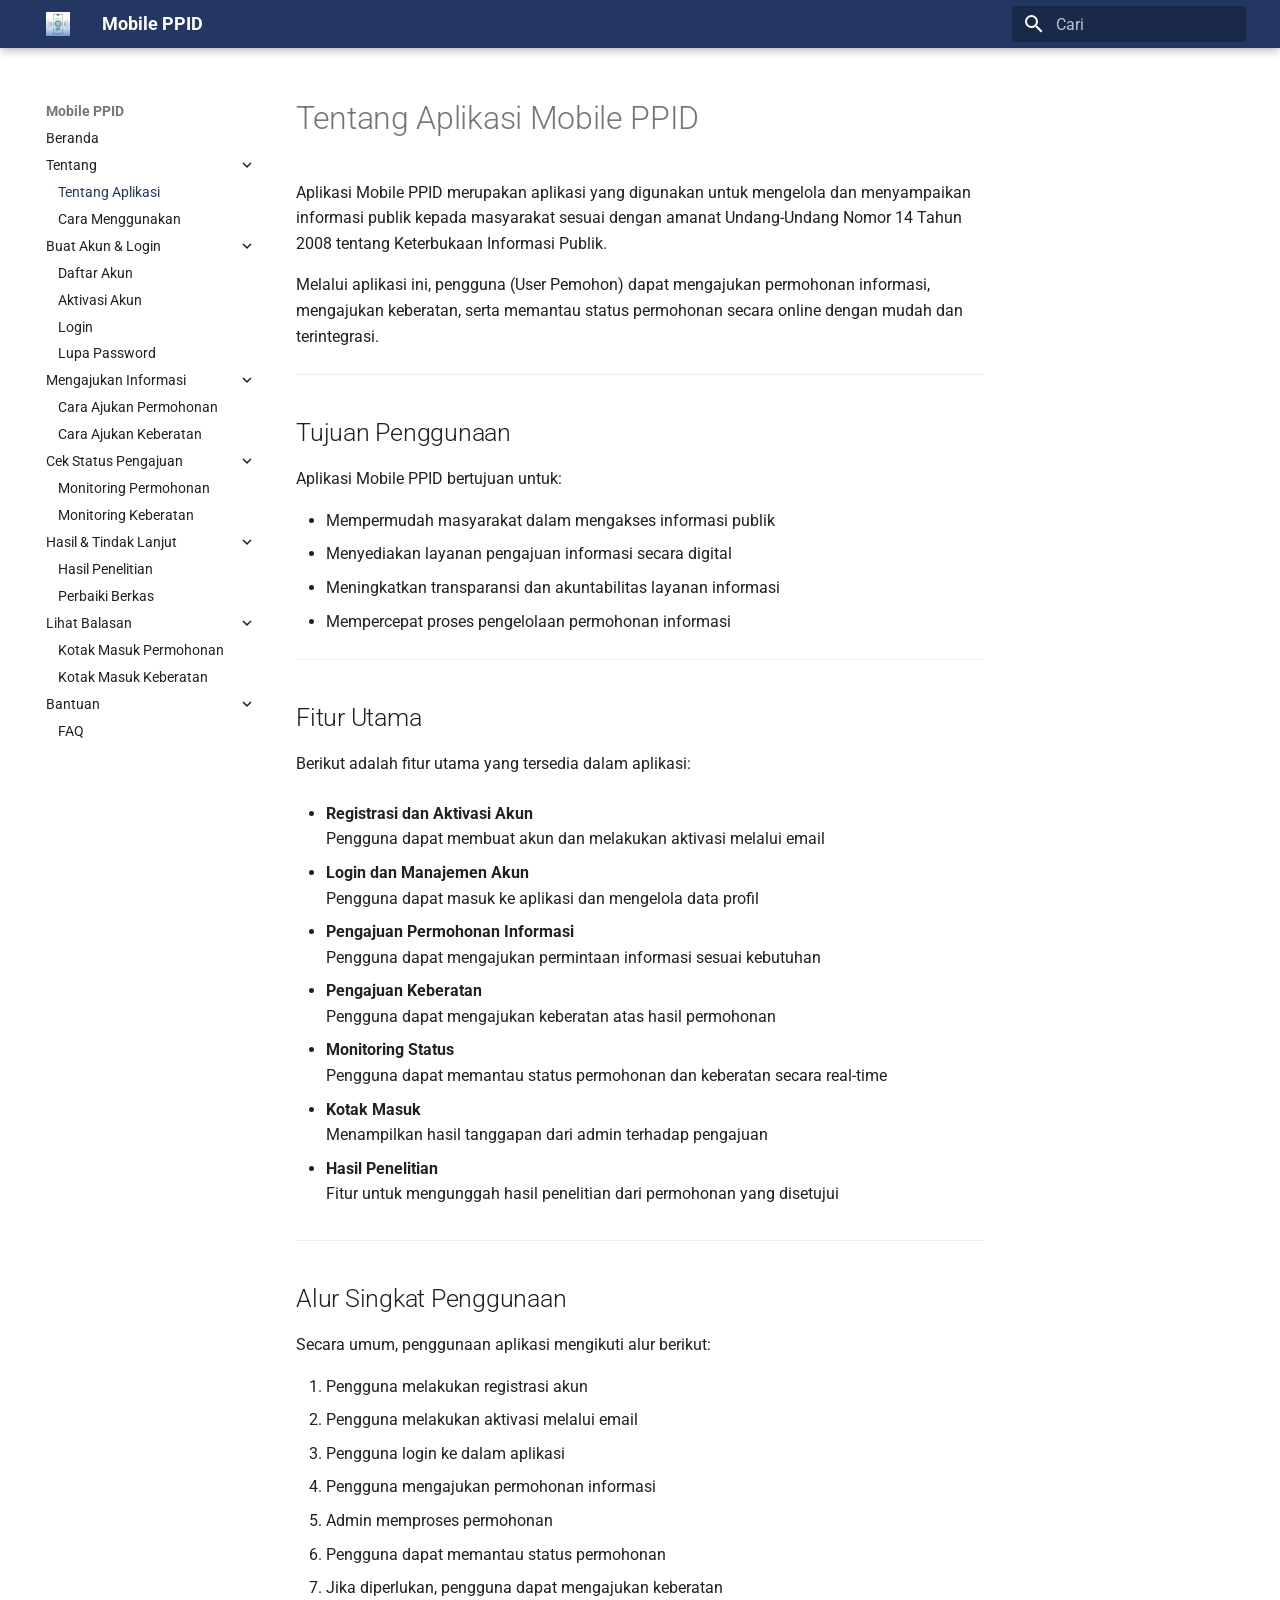
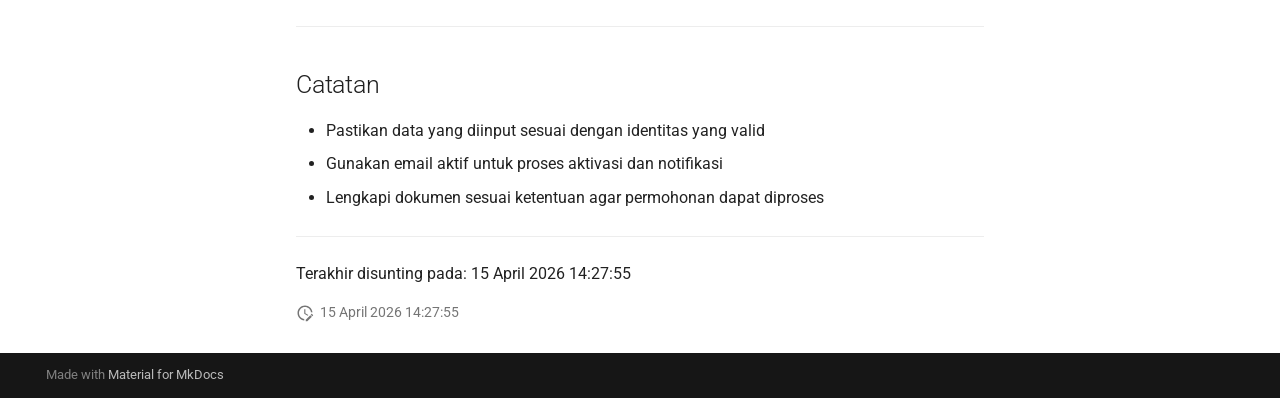
<file: content/tentang/tentang_aplikasi/index.html>
<!doctype html>
<html lang="id" class="no-js">
  <head>
    
      <meta charset="utf-8">
      <meta name="viewport" content="width=device-width,initial-scale=1">
      
      
      
      
        <link rel="prev" href="../../..">
      
      
        <link rel="next" href="../cara_menggunakan/">
      
      
        
      
      
      <link rel="icon" href="../../../assets/favicon.png">
      <meta name="generator" content="mkdocs-1.6.1, mkdocs-material-9.7.6">
    
    
      
        <title>Tentang Aplikasi - Mobile PPID</title>
      
    
    
      <link rel="stylesheet" href="../../../assets/stylesheets/main.484c7ddc.min.css">
      
        
        <link rel="stylesheet" href="../../../assets/stylesheets/palette.ab4e12ef.min.css">
      
      


    
    
      
    
    
      
        
        
        <link rel="preconnect" href="https://fonts.gstatic.com" crossorigin>
        <link rel="stylesheet" href="https://fonts.googleapis.com/css?family=Roboto:300,300i,400,400i,700,700i%7CRoboto+Mono:400,400i,700,700i&display=fallback">
        <style>:root{--md-text-font:"Roboto";--md-code-font:"Roboto Mono"}</style>
      
    
    
      <link rel="stylesheet" href="../../../assets/stylesheets/extra.css">
    
    <script>__md_scope=new URL("../../..",location),__md_hash=e=>[...e].reduce(((e,_)=>(e<<5)-e+_.charCodeAt(0)),0),__md_get=(e,_=localStorage,t=__md_scope)=>JSON.parse(_.getItem(t.pathname+"."+e)),__md_set=(e,_,t=localStorage,a=__md_scope)=>{try{t.setItem(a.pathname+"."+e,JSON.stringify(_))}catch(e){}}</script>
    
      

    
    
  </head>
  
  
    
    
    
    
    
    <body dir="ltr" data-md-color-scheme="default" data-md-color-primary="custom" data-md-color-accent="light-blue">
  
    
    <input class="md-toggle" data-md-toggle="drawer" type="checkbox" id="__drawer" autocomplete="off">
    <input class="md-toggle" data-md-toggle="search" type="checkbox" id="__search" autocomplete="off">
    <label class="md-overlay" for="__drawer"></label>
    <div data-md-component="skip">
      
        
        <a href="#tentang-aplikasi-mobile-ppid" class="md-skip">
          Lewati ke isi
        </a>
      
    </div>
    <div data-md-component="announce">
      
    </div>
    
    
      

  

<header class="md-header md-header--shadow" data-md-component="header">
  <nav class="md-header__inner md-grid" aria-label="Header">
    <a href="../../.." title="Mobile PPID" class="md-header__button md-logo" aria-label="Mobile PPID" data-md-component="logo">
      
  <img src="../../../assets/logo.png" alt="logo">

    </a>
    <label class="md-header__button md-icon" for="__drawer">
      
      <svg xmlns="http://www.w3.org/2000/svg" viewBox="0 0 24 24"><path d="M3 6h18v2H3zm0 5h18v2H3zm0 5h18v2H3z"/></svg>
    </label>
    <div class="md-header__title" data-md-component="header-title">
      <div class="md-header__ellipsis">
        <div class="md-header__topic">
          <span class="md-ellipsis">
            Mobile PPID
          </span>
        </div>
        <div class="md-header__topic" data-md-component="header-topic">
          <span class="md-ellipsis">
            
              Tentang Aplikasi
            
          </span>
        </div>
      </div>
    </div>
    
      
    
    
    
    
      
      
        <label class="md-header__button md-icon" for="__search">
          
          <svg xmlns="http://www.w3.org/2000/svg" viewBox="0 0 24 24"><path d="M9.5 3A6.5 6.5 0 0 1 16 9.5c0 1.61-.59 3.09-1.56 4.23l.27.27h.79l5 5-1.5 1.5-5-5v-.79l-.27-.27A6.52 6.52 0 0 1 9.5 16 6.5 6.5 0 0 1 3 9.5 6.5 6.5 0 0 1 9.5 3m0 2C7 5 5 7 5 9.5S7 14 9.5 14 14 12 14 9.5 12 5 9.5 5"/></svg>
        </label>
        <div class="md-search" data-md-component="search" role="dialog">
  <label class="md-search__overlay" for="__search"></label>
  <div class="md-search__inner" role="search">
    <form class="md-search__form" name="search">
      <input type="text" class="md-search__input" name="query" aria-label="Cari" placeholder="Cari" autocapitalize="off" autocorrect="off" autocomplete="off" spellcheck="false" data-md-component="search-query" required>
      <label class="md-search__icon md-icon" for="__search">
        
        <svg xmlns="http://www.w3.org/2000/svg" viewBox="0 0 24 24"><path d="M9.5 3A6.5 6.5 0 0 1 16 9.5c0 1.61-.59 3.09-1.56 4.23l.27.27h.79l5 5-1.5 1.5-5-5v-.79l-.27-.27A6.52 6.52 0 0 1 9.5 16 6.5 6.5 0 0 1 3 9.5 6.5 6.5 0 0 1 9.5 3m0 2C7 5 5 7 5 9.5S7 14 9.5 14 14 12 14 9.5 12 5 9.5 5"/></svg>
        
        <svg xmlns="http://www.w3.org/2000/svg" viewBox="0 0 24 24"><path d="M20 11v2H8l5.5 5.5-1.42 1.42L4.16 12l7.92-7.92L13.5 5.5 8 11z"/></svg>
      </label>
      <nav class="md-search__options" aria-label="Cari">
        
        <button type="reset" class="md-search__icon md-icon" title="Kosongkan" aria-label="Kosongkan" tabindex="-1">
          
          <svg xmlns="http://www.w3.org/2000/svg" viewBox="0 0 24 24"><path d="M19 6.41 17.59 5 12 10.59 6.41 5 5 6.41 10.59 12 5 17.59 6.41 19 12 13.41 17.59 19 19 17.59 13.41 12z"/></svg>
        </button>
      </nav>
      
    </form>
    <div class="md-search__output">
      <div class="md-search__scrollwrap" tabindex="0" data-md-scrollfix>
        <div class="md-search-result" data-md-component="search-result">
          <div class="md-search-result__meta">
            Mempersiapkan pencarian
          </div>
          <ol class="md-search-result__list" role="presentation"></ol>
        </div>
      </div>
    </div>
  </div>
</div>
      
    
    
  </nav>
  
</header>
    
    <div class="md-container" data-md-component="container">
      
      
        
          
        
      
      <main class="md-main" data-md-component="main">
        <div class="md-main__inner md-grid">
          
            
              
              <div class="md-sidebar md-sidebar--primary" data-md-component="sidebar" data-md-type="navigation" >
                <div class="md-sidebar__scrollwrap">
                  <div class="md-sidebar__inner">
                    



<nav class="md-nav md-nav--primary" aria-label="Navigasi" data-md-level="0">
  <label class="md-nav__title" for="__drawer">
    <a href="../../.." title="Mobile PPID" class="md-nav__button md-logo" aria-label="Mobile PPID" data-md-component="logo">
      
  <img src="../../../assets/logo.png" alt="logo">

    </a>
    Mobile PPID
  </label>
  
  <ul class="md-nav__list" data-md-scrollfix>
    
      
      
  
  
  
  
    <li class="md-nav__item">
      <a href="../../.." class="md-nav__link">
        
  
  
  <span class="md-ellipsis">
    
  
    Beranda
  

    
  </span>
  
  

      </a>
    </li>
  

    
      
      
  
  
    
  
  
  
    
    
    
    
    
    <li class="md-nav__item md-nav__item--active md-nav__item--nested">
      
        
        
        <input class="md-nav__toggle md-toggle " type="checkbox" id="__nav_2" checked>
        
          
          <label class="md-nav__link" for="__nav_2" id="__nav_2_label" tabindex="0">
            
  
  
  <span class="md-ellipsis">
    
  
    Tentang
  

    
  </span>
  
  

            <span class="md-nav__icon md-icon"></span>
          </label>
        
        <nav class="md-nav" data-md-level="1" aria-labelledby="__nav_2_label" aria-expanded="true">
          <label class="md-nav__title" for="__nav_2">
            <span class="md-nav__icon md-icon"></span>
            
  
    Tentang
  

          </label>
          <ul class="md-nav__list" data-md-scrollfix>
            
              
                
  
  
    
  
  
  
    <li class="md-nav__item md-nav__item--active">
      
      <input class="md-nav__toggle md-toggle" type="checkbox" id="__toc">
      
      
        
      
      
        <label class="md-nav__link md-nav__link--active" for="__toc">
          
  
  
  <span class="md-ellipsis">
    
  
    Tentang Aplikasi
  

    
  </span>
  
  

          <span class="md-nav__icon md-icon"></span>
        </label>
      
      <a href="./" class="md-nav__link md-nav__link--active">
        
  
  
  <span class="md-ellipsis">
    
  
    Tentang Aplikasi
  

    
  </span>
  
  

      </a>
      
        

<nav class="md-nav md-nav--secondary" aria-label="Daftar isi">
  
  
  
    
  
  
    <label class="md-nav__title" for="__toc">
      <span class="md-nav__icon md-icon"></span>
      Daftar isi
    </label>
    <ul class="md-nav__list" data-md-component="toc" data-md-scrollfix>
      
        <li class="md-nav__item">
  <a href="#tujuan-penggunaan" class="md-nav__link">
    <span class="md-ellipsis">
      
        Tujuan Penggunaan
      
    </span>
  </a>
  
</li>
      
        <li class="md-nav__item">
  <a href="#fitur-utama" class="md-nav__link">
    <span class="md-ellipsis">
      
        Fitur Utama
      
    </span>
  </a>
  
</li>
      
        <li class="md-nav__item">
  <a href="#alur-singkat-penggunaan" class="md-nav__link">
    <span class="md-ellipsis">
      
        Alur Singkat Penggunaan
      
    </span>
  </a>
  
</li>
      
        <li class="md-nav__item">
  <a href="#catatan" class="md-nav__link">
    <span class="md-ellipsis">
      
        Catatan
      
    </span>
  </a>
  
</li>
      
    </ul>
  
</nav>
      
    </li>
  

              
            
              
                
  
  
  
  
    <li class="md-nav__item">
      <a href="../cara_menggunakan/" class="md-nav__link">
        
  
  
  <span class="md-ellipsis">
    
  
    Cara Menggunakan
  

    
  </span>
  
  

      </a>
    </li>
  

              
            
          </ul>
        </nav>
      
    </li>
  

    
      
      
  
  
  
  
    
    
    
    
    
    <li class="md-nav__item md-nav__item--nested">
      
        
        
          
        
        <input class="md-nav__toggle md-toggle md-toggle--indeterminate" type="checkbox" id="__nav_3" >
        
          
          <label class="md-nav__link" for="__nav_3" id="__nav_3_label" tabindex="0">
            
  
  
  <span class="md-ellipsis">
    
  
    Buat Akun & Login
  

    
  </span>
  
  

            <span class="md-nav__icon md-icon"></span>
          </label>
        
        <nav class="md-nav" data-md-level="1" aria-labelledby="__nav_3_label" aria-expanded="false">
          <label class="md-nav__title" for="__nav_3">
            <span class="md-nav__icon md-icon"></span>
            
  
    Buat Akun & Login
  

          </label>
          <ul class="md-nav__list" data-md-scrollfix>
            
              
                
  
  
  
  
    <li class="md-nav__item">
      <a href="../../akun/registrasi/" class="md-nav__link">
        
  
  
  <span class="md-ellipsis">
    
  
    Daftar Akun
  

    
  </span>
  
  

      </a>
    </li>
  

              
            
              
                
  
  
  
  
    <li class="md-nav__item">
      <a href="../../akun/aktivasi/" class="md-nav__link">
        
  
  
  <span class="md-ellipsis">
    
  
    Aktivasi Akun
  

    
  </span>
  
  

      </a>
    </li>
  

              
            
              
                
  
  
  
  
    <li class="md-nav__item">
      <a href="../../akun/login/" class="md-nav__link">
        
  
  
  <span class="md-ellipsis">
    
  
    Login
  

    
  </span>
  
  

      </a>
    </li>
  

              
            
              
                
  
  
  
  
    <li class="md-nav__item">
      <a href="../../akun/lupa_password/" class="md-nav__link">
        
  
  
  <span class="md-ellipsis">
    
  
    Lupa Password
  

    
  </span>
  
  

      </a>
    </li>
  

              
            
          </ul>
        </nav>
      
    </li>
  

    
      
      
  
  
  
  
    
    
    
    
    
    <li class="md-nav__item md-nav__item--nested">
      
        
        
          
        
        <input class="md-nav__toggle md-toggle md-toggle--indeterminate" type="checkbox" id="__nav_4" >
        
          
          <label class="md-nav__link" for="__nav_4" id="__nav_4_label" tabindex="0">
            
  
  
  <span class="md-ellipsis">
    
  
    Mengajukan Informasi
  

    
  </span>
  
  

            <span class="md-nav__icon md-icon"></span>
          </label>
        
        <nav class="md-nav" data-md-level="1" aria-labelledby="__nav_4_label" aria-expanded="false">
          <label class="md-nav__title" for="__nav_4">
            <span class="md-nav__icon md-icon"></span>
            
  
    Mengajukan Informasi
  

          </label>
          <ul class="md-nav__list" data-md-scrollfix>
            
              
                
  
  
  
  
    <li class="md-nav__item">
      <a href="../../pengajuan/permohonan/" class="md-nav__link">
        
  
  
  <span class="md-ellipsis">
    
  
    Cara Ajukan Permohonan
  

    
  </span>
  
  

      </a>
    </li>
  

              
            
              
                
  
  
  
  
    <li class="md-nav__item">
      <a href="../../pengajuan/keberatan/" class="md-nav__link">
        
  
  
  <span class="md-ellipsis">
    
  
    Cara Ajukan Keberatan
  

    
  </span>
  
  

      </a>
    </li>
  

              
            
          </ul>
        </nav>
      
    </li>
  

    
      
      
  
  
  
  
    
    
    
    
    
    <li class="md-nav__item md-nav__item--nested">
      
        
        
          
        
        <input class="md-nav__toggle md-toggle md-toggle--indeterminate" type="checkbox" id="__nav_5" >
        
          
          <label class="md-nav__link" for="__nav_5" id="__nav_5_label" tabindex="0">
            
  
  
  <span class="md-ellipsis">
    
  
    Cek Status Pengajuan
  

    
  </span>
  
  

            <span class="md-nav__icon md-icon"></span>
          </label>
        
        <nav class="md-nav" data-md-level="1" aria-labelledby="__nav_5_label" aria-expanded="false">
          <label class="md-nav__title" for="__nav_5">
            <span class="md-nav__icon md-icon"></span>
            
  
    Cek Status Pengajuan
  

          </label>
          <ul class="md-nav__list" data-md-scrollfix>
            
              
                
  
  
  
  
    <li class="md-nav__item">
      <a href="../../monitoring/permohonan.md" class="md-nav__link">
        
  
  
  <span class="md-ellipsis">
    
  
    Monitoring Permohonan
  

    
  </span>
  
  

      </a>
    </li>
  

              
            
              
                
  
  
  
  
    <li class="md-nav__item">
      <a href="../../monitoring/keberatan.md" class="md-nav__link">
        
  
  
  <span class="md-ellipsis">
    
  
    Monitoring Keberatan
  

    
  </span>
  
  

      </a>
    </li>
  

              
            
          </ul>
        </nav>
      
    </li>
  

    
      
      
  
  
  
  
    
    
    
    
    
    <li class="md-nav__item md-nav__item--nested">
      
        
        
          
        
        <input class="md-nav__toggle md-toggle md-toggle--indeterminate" type="checkbox" id="__nav_6" >
        
          
          <label class="md-nav__link" for="__nav_6" id="__nav_6_label" tabindex="0">
            
  
  
  <span class="md-ellipsis">
    
  
    Hasil & Tindak Lanjut
  

    
  </span>
  
  

            <span class="md-nav__icon md-icon"></span>
          </label>
        
        <nav class="md-nav" data-md-level="1" aria-labelledby="__nav_6_label" aria-expanded="false">
          <label class="md-nav__title" for="__nav_6">
            <span class="md-nav__icon md-icon"></span>
            
  
    Hasil & Tindak Lanjut
  

          </label>
          <ul class="md-nav__list" data-md-scrollfix>
            
              
                
  
  
  
  
    <li class="md-nav__item">
      <a href="../../hasil/penelitian.md" class="md-nav__link">
        
  
  
  <span class="md-ellipsis">
    
  
    Hasil Penelitian
  

    
  </span>
  
  

      </a>
    </li>
  

              
            
              
                
  
  
  
  
    <li class="md-nav__item">
      <a href="../../hasil/berkas.md" class="md-nav__link">
        
  
  
  <span class="md-ellipsis">
    
  
    Perbaiki Berkas
  

    
  </span>
  
  

      </a>
    </li>
  

              
            
          </ul>
        </nav>
      
    </li>
  

    
      
      
  
  
  
  
    
    
    
    
    
    <li class="md-nav__item md-nav__item--nested">
      
        
        
          
        
        <input class="md-nav__toggle md-toggle md-toggle--indeterminate" type="checkbox" id="__nav_7" >
        
          
          <label class="md-nav__link" for="__nav_7" id="__nav_7_label" tabindex="0">
            
  
  
  <span class="md-ellipsis">
    
  
    Lihat Balasan
  

    
  </span>
  
  

            <span class="md-nav__icon md-icon"></span>
          </label>
        
        <nav class="md-nav" data-md-level="1" aria-labelledby="__nav_7_label" aria-expanded="false">
          <label class="md-nav__title" for="__nav_7">
            <span class="md-nav__icon md-icon"></span>
            
  
    Lihat Balasan
  

          </label>
          <ul class="md-nav__list" data-md-scrollfix>
            
              
                
  
  
  
  
    <li class="md-nav__item">
      <a href="../../kotak_masuk/permohonan.md" class="md-nav__link">
        
  
  
  <span class="md-ellipsis">
    
  
    Kotak Masuk Permohonan
  

    
  </span>
  
  

      </a>
    </li>
  

              
            
              
                
  
  
  
  
    <li class="md-nav__item">
      <a href="../../kotak_masuk/keberatan.md" class="md-nav__link">
        
  
  
  <span class="md-ellipsis">
    
  
    Kotak Masuk Keberatan
  

    
  </span>
  
  

      </a>
    </li>
  

              
            
          </ul>
        </nav>
      
    </li>
  

    
      
      
  
  
  
  
    
    
    
    
    
    <li class="md-nav__item md-nav__item--nested">
      
        
        
          
        
        <input class="md-nav__toggle md-toggle md-toggle--indeterminate" type="checkbox" id="__nav_8" >
        
          
          <label class="md-nav__link" for="__nav_8" id="__nav_8_label" tabindex="0">
            
  
  
  <span class="md-ellipsis">
    
  
    Bantuan
  

    
  </span>
  
  

            <span class="md-nav__icon md-icon"></span>
          </label>
        
        <nav class="md-nav" data-md-level="1" aria-labelledby="__nav_8_label" aria-expanded="false">
          <label class="md-nav__title" for="__nav_8">
            <span class="md-nav__icon md-icon"></span>
            
  
    Bantuan
  

          </label>
          <ul class="md-nav__list" data-md-scrollfix>
            
              
                
  
  
  
  
    <li class="md-nav__item">
      <a href="../../bantuan/faq.md" class="md-nav__link">
        
  
  
  <span class="md-ellipsis">
    
  
    FAQ
  

    
  </span>
  
  

      </a>
    </li>
  

              
            
          </ul>
        </nav>
      
    </li>
  

    
  </ul>
</nav>
                  </div>
                </div>
              </div>
            
            
              
              <div class="md-sidebar md-sidebar--secondary" data-md-component="sidebar" data-md-type="toc" >
                <div class="md-sidebar__scrollwrap">
                  <div class="md-sidebar__inner">
                    

<nav class="md-nav md-nav--secondary" aria-label="Daftar isi">
  
  
  
    
  
  
    <label class="md-nav__title" for="__toc">
      <span class="md-nav__icon md-icon"></span>
      Daftar isi
    </label>
    <ul class="md-nav__list" data-md-component="toc" data-md-scrollfix>
      
        <li class="md-nav__item">
  <a href="#tujuan-penggunaan" class="md-nav__link">
    <span class="md-ellipsis">
      
        Tujuan Penggunaan
      
    </span>
  </a>
  
</li>
      
        <li class="md-nav__item">
  <a href="#fitur-utama" class="md-nav__link">
    <span class="md-ellipsis">
      
        Fitur Utama
      
    </span>
  </a>
  
</li>
      
        <li class="md-nav__item">
  <a href="#alur-singkat-penggunaan" class="md-nav__link">
    <span class="md-ellipsis">
      
        Alur Singkat Penggunaan
      
    </span>
  </a>
  
</li>
      
        <li class="md-nav__item">
  <a href="#catatan" class="md-nav__link">
    <span class="md-ellipsis">
      
        Catatan
      
    </span>
  </a>
  
</li>
      
    </ul>
  
</nav>
                  </div>
                </div>
              </div>
            
          
          
            <div class="md-content" data-md-component="content">
              
              <article class="md-content__inner md-typeset">
                
                  



<h1 id="tentang-aplikasi-mobile-ppid">Tentang Aplikasi Mobile PPID</h1>
<p>Aplikasi Mobile PPID merupakan aplikasi yang digunakan untuk mengelola dan menyampaikan informasi publik kepada masyarakat sesuai dengan amanat Undang-Undang Nomor 14 Tahun 2008 tentang Keterbukaan Informasi Publik.</p>
<p>Melalui aplikasi ini, pengguna (User Pemohon) dapat mengajukan permohonan informasi, mengajukan keberatan, serta memantau status permohonan secara online dengan mudah dan terintegrasi.</p>
<hr />
<h2 id="tujuan-penggunaan">Tujuan Penggunaan</h2>
<p>Aplikasi Mobile PPID bertujuan untuk:</p>
<ul>
<li>Mempermudah masyarakat dalam mengakses informasi publik</li>
<li>Menyediakan layanan pengajuan informasi secara digital</li>
<li>Meningkatkan transparansi dan akuntabilitas layanan informasi</li>
<li>Mempercepat proses pengelolaan permohonan informasi</li>
</ul>
<hr />
<h2 id="fitur-utama">Fitur Utama</h2>
<p>Berikut adalah fitur utama yang tersedia dalam aplikasi:</p>
<ul>
<li>
<p><strong>Registrasi dan Aktivasi Akun</strong><br />
  Pengguna dapat membuat akun dan melakukan aktivasi melalui email</p>
</li>
<li>
<p><strong>Login dan Manajemen Akun</strong><br />
  Pengguna dapat masuk ke aplikasi dan mengelola data profil</p>
</li>
<li>
<p><strong>Pengajuan Permohonan Informasi</strong><br />
  Pengguna dapat mengajukan permintaan informasi sesuai kebutuhan</p>
</li>
<li>
<p><strong>Pengajuan Keberatan</strong><br />
  Pengguna dapat mengajukan keberatan atas hasil permohonan</p>
</li>
<li>
<p><strong>Monitoring Status</strong><br />
  Pengguna dapat memantau status permohonan dan keberatan secara real-time</p>
</li>
<li>
<p><strong>Kotak Masuk</strong><br />
  Menampilkan hasil tanggapan dari admin terhadap pengajuan</p>
</li>
<li>
<p><strong>Hasil Penelitian</strong><br />
  Fitur untuk mengunggah hasil penelitian dari permohonan yang disetujui</p>
</li>
</ul>
<hr />
<h2 id="alur-singkat-penggunaan">Alur Singkat Penggunaan</h2>
<p>Secara umum, penggunaan aplikasi mengikuti alur berikut:</p>
<ol>
<li>Pengguna melakukan registrasi akun</li>
<li>Pengguna melakukan aktivasi melalui email</li>
<li>Pengguna login ke dalam aplikasi</li>
<li>Pengguna mengajukan permohonan informasi</li>
<li>Admin memproses permohonan</li>
<li>Pengguna dapat memantau status permohonan</li>
<li>Jika diperlukan, pengguna dapat mengajukan keberatan</li>
</ol>
<hr />
<h2 id="catatan">Catatan</h2>
<ul>
<li>Pastikan data yang diinput sesuai dengan identitas yang valid</li>
<li>Gunakan email aktif untuk proses aktivasi dan notifikasi</li>
<li>Lengkapi dokumen sesuai ketentuan agar permohonan dapat diproses</li>
</ul>
<hr />
<p>Terakhir disunting pada: <span class="git-revision-date-localized-plugin git-revision-date-localized-plugin-datetime" title="15 April 2026 14:27:55 WIB">15 April 2026 14:27:55</span></p>







  
    
  
  


  <aside class="md-source-file">
    
      
  <span class="md-source-file__fact">
    <span class="md-icon" title="Pembaruan terakhir">
      <svg xmlns="http://www.w3.org/2000/svg" viewBox="0 0 24 24"><path d="M21 13.1c-.1 0-.3.1-.4.2l-1 1 2.1 2.1 1-1c.2-.2.2-.6 0-.8l-1.3-1.3c-.1-.1-.2-.2-.4-.2m-1.9 1.8-6.1 6V23h2.1l6.1-6.1zM12.5 7v5.2l4 2.4-1 1L11 13V7zM11 21.9c-5.1-.5-9-4.8-9-9.9C2 6.5 6.5 2 12 2c5.3 0 9.6 4.1 10 9.3-.3-.1-.6-.2-1-.2s-.7.1-1 .2C19.6 7.2 16.2 4 12 4c-4.4 0-8 3.6-8 8 0 4.1 3.1 7.5 7.1 7.9l-.1.2z"/></svg>
    </span>
    <span class="git-revision-date-localized-plugin git-revision-date-localized-plugin-datetime" title="15 April 2026 14:27:55 WIB">15 April 2026 14:27:55</span>
  </span>

    
    
    
    
  </aside>





                
              </article>
            </div>
          
          
<script>var target=document.getElementById(location.hash.slice(1));target&&target.name&&(target.checked=target.name.startsWith("__tabbed_"))</script>
        </div>
        
      </main>
      
        <footer class="md-footer">
  
  <div class="md-footer-meta md-typeset">
    <div class="md-footer-meta__inner md-grid">
      <div class="md-copyright">
  
  
    Made with
    <a href="https://squidfunk.github.io/mkdocs-material/" target="_blank" rel="noopener">
      Material for MkDocs
    </a>
  
</div>
      
    </div>
  </div>
</footer>
      
    </div>
    <div class="md-dialog" data-md-component="dialog">
      <div class="md-dialog__inner md-typeset"></div>
    </div>
    
    
    
      
      
      <script id="__config" type="application/json">{"annotate": null, "base": "../../..", "features": ["navigation.expand"], "search": "../../../assets/javascripts/workers/search.2c215733.min.js", "tags": null, "translations": {"clipboard.copied": "Tersalin ke clipboard", "clipboard.copy": "Salin ke clipboard", "search.result.more.one": "1 lagi di halaman ini", "search.result.more.other": "# lagi di halaman ini", "search.result.none": "Tidak ada dokumen yang sesuai", "search.result.one": "1 dokumen ditemukan", "search.result.other": "# dokumen ditemukan", "search.result.placeholder": "Ketik untuk mulai pencarian", "search.result.term.missing": "Tidak ada", "select.version": "Pilih versi"}, "version": null}</script>
    
    
      <script src="../../../assets/javascripts/bundle.79ae519e.min.js"></script>
      
    
  </body>
</html>
</file>
<file: assets/stylesheets/extra.css>
:root > * {
  /* Warna Header & Sidebar Aktif (Navy Dashboard) */
  --md-primary-fg-color: #243763; 
  --md-primary-fg-color--light: #314b85;
  --md-primary-fg-color--dark: #1a284d;
  
  /* Warna teks header agar putih bersih */
  --md-header-fg-color: #ffffff;
}

/* Membuat tampilan list di sidebar lebih rapat seperti SATUSEHAT */
.md-nav__link {
  font-weight: 400;
}

/* Warna link saat dihover */
.md-typeset a {
  color: #243763;
}

.md-nav--secondary {
  display: none !important;
}
</file>
<file: assets/stylesheets/main.484c7ddc.min.css>
@charset "UTF-8";html{-webkit-text-size-adjust:none;-moz-text-size-adjust:none;text-size-adjust:none;box-sizing:border-box}*,:after,:before{box-sizing:inherit}@media (prefers-reduced-motion){*,:after,:before{transition:none!important}}body{margin:0}a,button,input,label{-webkit-tap-highlight-color:transparent}a{color:inherit;text-decoration:none}hr{border:0;box-sizing:initial;display:block;height:.05rem;overflow:visible;padding:0}small{font-size:80%}sub,sup{line-height:1em}img{border-style:none}table{border-collapse:initial;border-spacing:0}td,th{font-weight:400;vertical-align:top}button{background:#0000;border:0;font-family:inherit;font-size:inherit;margin:0;padding:0}input{border:0;outline:none}:root{--md-primary-fg-color:#4051b5;--md-primary-fg-color--light:#5d6cc0;--md-primary-fg-color--dark:#303fa1;--md-primary-bg-color:#fff;--md-primary-bg-color--light:#ffffffb3;--md-accent-fg-color:#526cfe;--md-accent-fg-color--transparent:#526cfe1a;--md-accent-bg-color:#fff;--md-accent-bg-color--light:#ffffffb3}[data-md-color-scheme=default]{color-scheme:light}[data-md-color-scheme=default] img[src$="#gh-dark-mode-only"],[data-md-color-scheme=default] img[src$="#only-dark"]{display:none}:root,[data-md-color-scheme=default]{--md-hue:225deg;--md-default-fg-color:#000000de;--md-default-fg-color--light:#0000008a;--md-default-fg-color--lighter:#00000052;--md-default-fg-color--lightest:#00000012;--md-default-bg-color:#fff;--md-default-bg-color--light:#ffffffb3;--md-default-bg-color--lighter:#ffffff4d;--md-default-bg-color--lightest:#ffffff1f;--md-code-fg-color:#36464e;--md-code-bg-color:#f5f5f5;--md-code-bg-color--light:#f5f5f5b3;--md-code-bg-color--lighter:#f5f5f54d;--md-code-hl-color:#4287ff;--md-code-hl-color--light:#4287ff1a;--md-code-hl-number-color:#d52a2a;--md-code-hl-special-color:#db1457;--md-code-hl-function-color:#a846b9;--md-code-hl-constant-color:#6e59d9;--md-code-hl-keyword-color:#3f6ec6;--md-code-hl-string-color:#1c7d4d;--md-code-hl-name-color:var(--md-code-fg-color);--md-code-hl-operator-color:var(--md-default-fg-color--light);--md-code-hl-punctuation-color:var(--md-default-fg-color--light);--md-code-hl-comment-color:var(--md-default-fg-color--light);--md-code-hl-generic-color:var(--md-default-fg-color--light);--md-code-hl-variable-color:var(--md-default-fg-color--light);--md-typeset-color:var(--md-default-fg-color);--md-typeset-a-color:var(--md-primary-fg-color);--md-typeset-del-color:#f5503d26;--md-typeset-ins-color:#0bd57026;--md-typeset-kbd-color:#fafafa;--md-typeset-kbd-accent-color:#fff;--md-typeset-kbd-border-color:#b8b8b8;--md-typeset-mark-color:#ffff0080;--md-typeset-table-color:#0000001f;--md-typeset-table-color--light:rgba(0,0,0,.035);--md-admonition-fg-color:var(--md-default-fg-color);--md-admonition-bg-color:var(--md-default-bg-color);--md-warning-fg-color:#000000de;--md-warning-bg-color:#ff9;--md-footer-fg-color:#fff;--md-footer-fg-color--light:#ffffffb3;--md-footer-fg-color--lighter:#ffffff73;--md-footer-bg-color:#000000de;--md-footer-bg-color--dark:#00000052;--md-shadow-z1:0 0.2rem 0.5rem #0000000d,0 0 0.05rem #0000001a;--md-shadow-z2:0 0.2rem 0.5rem #0000001a,0 0 0.05rem #00000040;--md-shadow-z3:0 0.2rem 0.5rem #0003,0 0 0.05rem #00000059}.md-icon svg{fill:currentcolor;display:block;height:1.2rem;width:1.2rem}body{-webkit-font-smoothing:antialiased;-moz-osx-font-smoothing:grayscale;--md-text-font-family:var(--md-text-font,_),-apple-system,BlinkMacSystemFont,Helvetica,Arial,sans-serif;--md-code-font-family:var(--md-code-font,_),SFMono-Regular,Consolas,Menlo,monospace}aside,body,input{font-feature-settings:"kern","liga";color:var(--md-typeset-color);font-family:var(--md-text-font-family)}code,kbd,pre{font-feature-settings:"kern";font-family:var(--md-code-font-family)}:root{--md-typeset-table-sort-icon:url('data:image/svg+xml;charset=utf-8,<svg xmlns="http://www.w3.org/2000/svg" viewBox="0 0 24 24"><path d="m18 21-4-4h3V7h-3l4-4 4 4h-3v10h3M2 19v-2h10v2M2 13v-2h7v2M2 7V5h4v2z"/></svg>');--md-typeset-table-sort-icon--asc:url('data:image/svg+xml;charset=utf-8,<svg xmlns="http://www.w3.org/2000/svg" viewBox="0 0 24 24"><path d="M19 17h3l-4 4-4-4h3V3h2M2 17h10v2H2M6 5v2H2V5m0 6h7v2H2z"/></svg>');--md-typeset-table-sort-icon--desc:url('data:image/svg+xml;charset=utf-8,<svg xmlns="http://www.w3.org/2000/svg" viewBox="0 0 24 24"><path d="M19 7h3l-4-4-4 4h3v14h2M2 17h10v2H2M6 5v2H2V5m0 6h7v2H2z"/></svg>')}.md-typeset{-webkit-print-color-adjust:exact;color-adjust:exact;font-size:.8rem;line-height:1.6;overflow-wrap:break-word}@media print{.md-typeset{font-size:.68rem}}.md-typeset blockquote,.md-typeset dl,.md-typeset figure,.md-typeset ol,.md-typeset pre,.md-typeset ul{margin-bottom:1em;margin-top:1em}.md-typeset h1{color:var(--md-default-fg-color--light);font-size:2em;line-height:1.3;margin:0 0 1.25em}.md-typeset h1,.md-typeset h2{font-weight:300;letter-spacing:-.01em}.md-typeset h2{font-size:1.5625em;line-height:1.4;margin:1.6em 0 .64em}.md-typeset h3{font-size:1.25em;font-weight:400;letter-spacing:-.01em;line-height:1.5;margin:1.6em 0 .8em}.md-typeset h2+h3{margin-top:.8em}.md-typeset h4{font-weight:700;letter-spacing:-.01em;margin:1em 0}.md-typeset h5,.md-typeset h6{color:var(--md-default-fg-color--light);font-size:.8em;font-weight:700;letter-spacing:-.01em;margin:1.25em 0}.md-typeset h5{text-transform:uppercase}.md-typeset h5 code{text-transform:none}.md-typeset hr{border-bottom:.05rem solid var(--md-default-fg-color--lightest);display:flow-root;margin:1.5em 0}.md-typeset a{color:var(--md-typeset-a-color);word-break:break-word}.md-typeset a,.md-typeset a:before{transition:color 125ms}.md-typeset a:focus,.md-typeset a:hover{color:var(--md-accent-fg-color)}.md-typeset a:focus code,.md-typeset a:hover code{background-color:var(--md-accent-fg-color--transparent);color:var(--md-accent-fg-color)}.md-typeset a code{color:var(--md-typeset-a-color)}.md-typeset a.focus-visible{outline-color:var(--md-accent-fg-color);outline-offset:.2rem}.md-typeset code,.md-typeset kbd,.md-typeset pre{color:var(--md-code-fg-color);direction:ltr;font-variant-ligatures:none;transition:background-color 125ms}@media print{.md-typeset code,.md-typeset kbd,.md-typeset pre{white-space:pre-wrap}}.md-typeset code{background-color:var(--md-code-bg-color);border-radius:.1rem;-webkit-box-decoration-break:clone;box-decoration-break:clone;font-size:.85em;padding:0 .2941176471em;transition:color 125ms,background-color 125ms;word-break:break-word}.md-typeset code:not(.focus-visible){-webkit-tap-highlight-color:transparent;outline:none}.md-typeset pre{display:flow-root;line-height:1.4;position:relative}.md-typeset pre>code{-webkit-box-decoration-break:slice;box-decoration-break:slice;box-shadow:none;display:block;margin:0;outline-color:var(--md-accent-fg-color);overflow:auto;padding:.7720588235em 1.1764705882em;scrollbar-color:var(--md-default-fg-color--lighter) #0000;scrollbar-width:thin;touch-action:auto;word-break:normal}.md-typeset pre>code:hover{scrollbar-color:var(--md-accent-fg-color) #0000}.md-typeset pre>code::-webkit-scrollbar{height:.2rem;width:.2rem}.md-typeset pre>code::-webkit-scrollbar-thumb{background-color:var(--md-default-fg-color--lighter)}.md-typeset pre>code::-webkit-scrollbar-thumb:hover{background-color:var(--md-accent-fg-color)}.md-typeset kbd{background-color:var(--md-typeset-kbd-color);border-radius:.1rem;box-shadow:0 .1rem 0 .05rem var(--md-typeset-kbd-border-color),0 .1rem 0 var(--md-typeset-kbd-border-color),0 -.1rem .2rem var(--md-typeset-kbd-accent-color) inset;color:var(--md-default-fg-color);display:inline-block;font-size:.75em;padding:0 .6666666667em;vertical-align:text-top;word-break:break-word}.md-typeset mark{background-color:var(--md-typeset-mark-color);-webkit-box-decoration-break:clone;box-decoration-break:clone;color:inherit;word-break:break-word}.md-typeset abbr{cursor:help;text-decoration:none}.md-typeset [data-preview],.md-typeset abbr{border-bottom:.05rem dotted var(--md-default-fg-color--light)}.md-typeset small{opacity:.75}[dir=ltr] .md-typeset sub,[dir=ltr] .md-typeset sup{margin-left:.078125em}[dir=rtl] .md-typeset sub,[dir=rtl] .md-typeset sup{margin-right:.078125em}[dir=ltr] .md-typeset blockquote{padding-left:.6rem}[dir=rtl] .md-typeset blockquote{padding-right:.6rem}[dir=ltr] .md-typeset blockquote{border-left:.2rem solid var(--md-default-fg-color--lighter)}[dir=rtl] .md-typeset blockquote{border-right:.2rem solid var(--md-default-fg-color--lighter)}.md-typeset blockquote{color:var(--md-default-fg-color--light);margin-left:0;margin-right:0}.md-typeset ul{list-style-type:disc}.md-typeset ul[type]{list-style-type:revert-layer}[dir=ltr] .md-typeset ol,[dir=ltr] .md-typeset ul{margin-left:.625em}[dir=rtl] .md-typeset ol,[dir=rtl] .md-typeset ul{margin-right:.625em}.md-typeset ol,.md-typeset ul{padding:0}.md-typeset ol:not([hidden]),.md-typeset ul:not([hidden]){display:flow-root}.md-typeset ol ol,.md-typeset ul ol{list-style-type:lower-alpha}.md-typeset ol ol ol,.md-typeset ul ol ol{list-style-type:lower-roman}.md-typeset ol ol ol ol,.md-typeset ul ol ol ol{list-style-type:upper-alpha}.md-typeset ol ol ol ol ol,.md-typeset ul ol ol ol ol{list-style-type:upper-roman}.md-typeset ol[type],.md-typeset ul[type]{list-style-type:revert-layer}[dir=ltr] .md-typeset ol li,[dir=ltr] .md-typeset ul li{margin-left:1.25em}[dir=rtl] .md-typeset ol li,[dir=rtl] .md-typeset ul li{margin-right:1.25em}.md-typeset ol li,.md-typeset ul li{margin-bottom:.5em}.md-typeset ol li blockquote,.md-typeset ol li p,.md-typeset ul li blockquote,.md-typeset ul li p{margin:.5em 0}.md-typeset ol li:last-child,.md-typeset ul li:last-child{margin-bottom:0}[dir=ltr] .md-typeset ol li ol,[dir=ltr] .md-typeset ol li ul,[dir=ltr] .md-typeset ul li ol,[dir=ltr] .md-typeset ul li ul{margin-left:.625em}[dir=rtl] .md-typeset ol li ol,[dir=rtl] .md-typeset ol li ul,[dir=rtl] .md-typeset ul li ol,[dir=rtl] .md-typeset ul li ul{margin-right:.625em}.md-typeset ol li ol,.md-typeset ol li ul,.md-typeset ul li ol,.md-typeset ul li ul{margin-bottom:.5em;margin-top:.5em}[dir=ltr] .md-typeset dd{margin-left:1.875em}[dir=rtl] .md-typeset dd{margin-right:1.875em}.md-typeset dd{margin-bottom:1.5em;margin-top:1em}.md-typeset img,.md-typeset svg,.md-typeset video{height:auto;max-width:100%}.md-typeset img[align=left]{margin:1em 1em 1em 0}.md-typeset img[align=right]{margin:1em 0 1em 1em}.md-typeset img[align]:only-child{margin-top:0}.md-typeset figure{display:flow-root;margin:1em auto;max-width:100%;text-align:center;width:fit-content}.md-typeset figure img{display:block;margin:0 auto}.md-typeset figcaption{font-style:italic;margin:1em auto;max-width:24rem}.md-typeset iframe{max-width:100%}.md-typeset table:not([class]){background-color:var(--md-default-bg-color);border:.05rem solid var(--md-typeset-table-color);border-radius:.1rem;display:inline-block;font-size:.64rem;max-width:100%;overflow:auto;touch-action:auto}@media print{.md-typeset table:not([class]){display:table}}.md-typeset table:not([class])+*{margin-top:1.5em}.md-typeset table:not([class]) td>:first-child,.md-typeset table:not([class]) th>:first-child{margin-top:0}.md-typeset table:not([class]) td>:last-child,.md-typeset table:not([class]) th>:last-child{margin-bottom:0}.md-typeset table:not([class]) td:not([align]),.md-typeset table:not([class]) th:not([align]){text-align:left}[dir=rtl] .md-typeset table:not([class]) td:not([align]),[dir=rtl] .md-typeset table:not([class]) th:not([align]){text-align:right}.md-typeset table:not([class]) th{font-weight:700;min-width:5rem;padding:.9375em 1.25em;vertical-align:top}.md-typeset table:not([class]) td{border-top:.05rem solid var(--md-typeset-table-color);padding:.9375em 1.25em;vertical-align:top}.md-typeset table:not([class]) tbody tr{transition:background-color 125ms}.md-typeset table:not([class]) tbody tr:hover{background-color:var(--md-typeset-table-color--light);box-shadow:0 .05rem 0 var(--md-default-bg-color) inset}.md-typeset table:not([class]) a{word-break:normal}.md-typeset table th[role=columnheader]{cursor:pointer}[dir=ltr] .md-typeset table th[role=columnheader]:after{margin-left:.5em}[dir=rtl] .md-typeset table th[role=columnheader]:after{margin-right:.5em}.md-typeset table th[role=columnheader]:after{content:"";display:inline-block;height:1.2em;-webkit-mask-image:var(--md-typeset-table-sort-icon);mask-image:var(--md-typeset-table-sort-icon);-webkit-mask-repeat:no-repeat;mask-repeat:no-repeat;-webkit-mask-size:contain;mask-size:contain;transition:background-color 125ms;vertical-align:text-bottom;width:1.2em}.md-typeset table th[role=columnheader]:hover:after{background-color:var(--md-default-fg-color--lighter)}.md-typeset table th[role=columnheader][aria-sort=ascending]:after{background-color:var(--md-default-fg-color--light);-webkit-mask-image:var(--md-typeset-table-sort-icon--asc);mask-image:var(--md-typeset-table-sort-icon--asc)}.md-typeset table th[role=columnheader][aria-sort=descending]:after{background-color:var(--md-default-fg-color--light);-webkit-mask-image:var(--md-typeset-table-sort-icon--desc);mask-image:var(--md-typeset-table-sort-icon--desc)}.md-typeset__scrollwrap{margin:1em -.8rem;overflow-x:auto;touch-action:auto}.md-typeset__table{display:inline-block;margin-bottom:.5em;padding:0 .8rem}@media print{.md-typeset__table{display:block}}html .md-typeset__table table{display:table;margin:0;overflow:hidden;width:100%}@media screen and (max-width:44.984375em){.md-content__inner>pre{margin:1em -.8rem}.md-content__inner>pre code{border-radius:0}}.md-typeset .md-author{border-radius:100%;display:block;flex-shrink:0;height:1.6rem;overflow:hidden;position:relative;transition:color 125ms,transform 125ms;width:1.6rem}.md-typeset .md-author img{display:block}.md-typeset .md-author--more{background:var(--md-default-fg-color--lightest);color:var(--md-default-fg-color--lighter);font-size:.6rem;font-weight:700;line-height:1.6rem;text-align:center}.md-typeset .md-author--long{height:2.4rem;width:2.4rem}.md-typeset a.md-author{transform:scale(1)}.md-typeset a.md-author img{border-radius:100%;filter:grayscale(100%) opacity(75%);transition:filter 125ms}.md-typeset a.md-author:focus,.md-typeset a.md-author:hover{transform:scale(1.1);z-index:1}.md-typeset a.md-author:focus img,.md-typeset a.md-author:hover img{filter:grayscale(0)}.md-banner{background-color:var(--md-footer-bg-color);color:var(--md-footer-fg-color);overflow:auto}@media print{.md-banner{display:none}}.md-banner--warning{background-color:var(--md-warning-bg-color);color:var(--md-warning-fg-color)}.md-banner__inner{font-size:.7rem;margin:.6rem auto;padding:0 .8rem}[dir=ltr] .md-banner__button{float:right}[dir=rtl] .md-banner__button{float:left}.md-banner__button{color:inherit;cursor:pointer;transition:opacity .25s}.no-js .md-banner__button{display:none}.md-banner__button:hover{opacity:.7}html{font-size:125%;height:100%;overflow-x:hidden}@media screen and (min-width:100em){html{font-size:137.5%}}@media screen and (min-width:125em){html{font-size:150%}}body{background-color:var(--md-default-bg-color);display:flex;flex-direction:column;font-size:.5rem;min-height:100%;position:relative;width:100%}@media print{body{display:block}}@media screen and (max-width:59.984375em){body[data-md-scrolllock]{position:fixed}}.md-grid{margin-left:auto;margin-right:auto;max-width:61rem}.md-container{display:flex;flex-direction:column;flex-grow:1}@media print{.md-container{display:block}}.md-main{flex-grow:1}.md-main__inner{display:flex;height:100%;margin-top:1.5rem}.md-ellipsis{overflow:hidden;text-overflow:ellipsis}.md-toggle{display:none}.md-option{height:0;opacity:0;position:absolute;width:0}.md-option:checked+label:not([hidden]){display:block}.md-option.focus-visible+label{outline-color:var(--md-accent-fg-color);outline-style:auto}.md-skip{background-color:var(--md-default-fg-color);border-radius:.1rem;color:var(--md-default-bg-color);font-size:.64rem;margin:.5rem;opacity:0;outline-color:var(--md-accent-fg-color);padding:.3rem .5rem;position:fixed;transform:translateY(.4rem);z-index:-1}.md-skip:focus{opacity:1;transform:translateY(0);transition:transform .25s cubic-bezier(.4,0,.2,1),opacity 175ms 75ms;z-index:10}@page{margin:25mm}:root{--md-clipboard-icon:url('data:image/svg+xml;charset=utf-8,<svg xmlns="http://www.w3.org/2000/svg" viewBox="0 0 24 24"><path d="M19 21H8V7h11m0-2H8a2 2 0 0 0-2 2v14a2 2 0 0 0 2 2h11a2 2 0 0 0 2-2V7a2 2 0 0 0-2-2m-3-4H4a2 2 0 0 0-2 2v14h2V3h12z"/></svg>')}.md-clipboard{border-radius:.1rem;color:var(--md-default-fg-color--lightest);cursor:pointer;height:1.5em;outline-color:var(--md-accent-fg-color);outline-offset:.1rem;transition:color .25s;width:1.5em;z-index:1}@media print{.md-clipboard{display:none}}.md-clipboard:not(.focus-visible){-webkit-tap-highlight-color:transparent;outline:none}:hover>.md-clipboard{color:var(--md-default-fg-color--light)}.md-clipboard:focus,.md-clipboard:hover{color:var(--md-accent-fg-color)}.md-clipboard:after{background-color:currentcolor;content:"";display:block;height:1.125em;margin:0 auto;-webkit-mask-image:var(--md-clipboard-icon);mask-image:var(--md-clipboard-icon);-webkit-mask-position:center;mask-position:center;-webkit-mask-repeat:no-repeat;mask-repeat:no-repeat;-webkit-mask-size:contain;mask-size:contain;width:1.125em}.md-clipboard--inline{cursor:pointer}.md-clipboard--inline code{transition:color .25s,background-color .25s}.md-clipboard--inline:focus code,.md-clipboard--inline:hover code{background-color:var(--md-accent-fg-color--transparent);color:var(--md-accent-fg-color)}:root{--md-code-select-icon:url('data:image/svg+xml;charset=utf-8,<svg xmlns="http://www.w3.org/2000/svg" viewBox="0 0 24 24"><path d="M19 19h-4v2h4c1.1 0 2-.9 2-2v-4h-2m0-12h-4v2h4v4h2V5c0-1.1-.9-2-2-2M5 5h4V3H5c-1.1 0-2 .9-2 2v4h2m0 6H3v4c0 1.1.9 2 2 2h4v-2H5zm2-4h2v2H7zm4 0h2v2h-2zm4 0h2v2h-2zM7 7h2v2H7zm4 0h2v2h-2zm4 0h2v2h-2zm-8 8h2v2H7zm4 0h2v2h-2zm4 0h2v2h-2z"/></svg>');--md-code-copy-icon:url('data:image/svg+xml;charset=utf-8,<svg xmlns="http://www.w3.org/2000/svg" viewBox="0 0 24 24"><path d="M19 21H8V7h11m0-2H8a2 2 0 0 0-2 2v14a2 2 0 0 0 2 2h11a2 2 0 0 0 2-2V7a2 2 0 0 0-2-2m-3-4H4a2 2 0 0 0-2 2v14h2V3h12z"/></svg>')}.md-typeset .md-code__content{display:grid}.md-code__nav{background-color:var(--md-code-bg-color--lighter);border-radius:.1rem;display:flex;gap:.2rem;padding:.2rem;position:absolute;right:.25em;top:.25em;transition:background-color .25s;z-index:1}:hover>.md-code__nav{background-color:var(--md-code-bg-color--light)}.md-code__button{color:var(--md-default-fg-color--lightest);cursor:pointer;display:block;height:1.5em;outline-color:var(--md-accent-fg-color);outline-offset:.1rem;transition:color .25s;width:1.5em}:hover>*>.md-code__button{color:var(--md-default-fg-color--light)}.md-code__button.focus-visible,.md-code__button:hover{color:var(--md-accent-fg-color)}.md-code__button--active{color:var(--md-default-fg-color)!important}.md-code__button:after{background-color:currentcolor;content:"";display:block;height:1.125em;margin:0 auto;-webkit-mask-position:center;mask-position:center;-webkit-mask-repeat:no-repeat;mask-repeat:no-repeat;-webkit-mask-size:contain;mask-size:contain;width:1.125em}.md-code__button[data-md-type=select]:after{-webkit-mask-image:var(--md-code-select-icon);mask-image:var(--md-code-select-icon)}.md-code__button[data-md-type=copy]:after{-webkit-mask-image:var(--md-code-copy-icon);mask-image:var(--md-code-copy-icon)}@keyframes consent{0%{opacity:0;transform:translateY(100%)}to{opacity:1;transform:translateY(0)}}@keyframes overlay{0%{opacity:0}to{opacity:1}}.md-consent__overlay{animation:overlay .25s both;-webkit-backdrop-filter:blur(.1rem);backdrop-filter:blur(.1rem);background-color:#0000008a;height:100%;opacity:1;position:fixed;top:0;width:100%;z-index:5}.md-consent__inner{animation:consent .5s cubic-bezier(.1,.7,.1,1) both;background-color:var(--md-default-bg-color);border:0;border-radius:.1rem;bottom:0;box-shadow:0 0 .2rem #0000001a,0 .2rem .4rem #0003;max-height:100%;overflow:auto;padding:0;position:fixed;width:100%;z-index:5}.md-consent__form{padding:.8rem}.md-consent__settings{display:none;margin:1em 0}input:checked+.md-consent__settings{display:block}.md-consent__controls{margin-bottom:.8rem}.md-typeset .md-consent__controls .md-button{display:inline}@media screen and (max-width:44.984375em){.md-typeset .md-consent__controls .md-button{display:block;margin-top:.4rem;text-align:center;width:100%}}.md-consent label{cursor:pointer}.md-content{flex-grow:1;min-width:0}.md-content__inner{margin:0 .8rem 1.2rem;padding-top:.6rem}@media screen and (min-width:76.25em){[dir=ltr] .md-sidebar--primary:not([hidden])~.md-content>.md-content__inner{margin-left:1.2rem}[dir=ltr] .md-sidebar--secondary:not([hidden])~.md-content>.md-content__inner,[dir=rtl] .md-sidebar--primary:not([hidden])~.md-content>.md-content__inner{margin-right:1.2rem}[dir=rtl] .md-sidebar--secondary:not([hidden])~.md-content>.md-content__inner{margin-left:1.2rem}}.md-content__inner:before{content:"";display:block;height:.4rem}.md-content__inner>:last-child{margin-bottom:0}[dir=ltr] .md-content__button{float:right}[dir=rtl] .md-content__button{float:left}[dir=ltr] .md-content__button{margin-left:.4rem}[dir=rtl] .md-content__button{margin-right:.4rem}.md-content__button{margin:.4rem 0;padding:0}@media print{.md-content__button{display:none}}.md-typeset .md-content__button{color:var(--md-default-fg-color--lighter)}.md-content__button svg{display:inline;vertical-align:top}[dir=rtl] .md-content__button svg{transform:scaleX(-1)}[dir=ltr] .md-dialog{right:.8rem}[dir=rtl] .md-dialog{left:.8rem}.md-dialog{background-color:var(--md-default-fg-color);border-radius:.1rem;bottom:.8rem;box-shadow:var(--md-shadow-z3);min-width:11.1rem;opacity:0;padding:.4rem .6rem;pointer-events:none;position:fixed;transform:translateY(100%);transition:transform 0ms .4s,opacity .4s;z-index:4}@media print{.md-dialog{display:none}}.md-dialog--active{opacity:1;pointer-events:auto;transform:translateY(0);transition:transform .4s cubic-bezier(.075,.85,.175,1),opacity .4s}.md-dialog__inner{color:var(--md-default-bg-color);font-size:.7rem}.md-feedback{margin:2em 0 1em;text-align:center}.md-feedback fieldset{border:none;margin:0;padding:0}.md-feedback__title{font-weight:700;margin:1em auto}.md-feedback__inner{position:relative}.md-feedback__list{display:flex;flex-wrap:wrap;place-content:baseline center;position:relative}.md-feedback__list:hover .md-icon:not(:disabled){color:var(--md-default-fg-color--lighter)}:disabled .md-feedback__list{min-height:1.8rem}.md-feedback__icon{color:var(--md-default-fg-color--light);cursor:pointer;flex-shrink:0;margin:0 .1rem;transition:color 125ms}.md-feedback__icon:not(:disabled).md-icon:hover{color:var(--md-accent-fg-color)}.md-feedback__icon:disabled{color:var(--md-default-fg-color--lightest);pointer-events:none}.md-feedback__note{opacity:0;position:relative;transform:translateY(.4rem);transition:transform .4s cubic-bezier(.1,.7,.1,1),opacity .15s}.md-feedback__note>*{margin:0 auto;max-width:16rem}:disabled .md-feedback__note{opacity:1;transform:translateY(0)}@media print{.md-feedback{display:none}}.md-footer{background-color:var(--md-footer-bg-color);color:var(--md-footer-fg-color)}@media print{.md-footer{display:none}}.md-footer__inner{justify-content:space-between;overflow:auto;padding:.2rem}.md-footer__inner:not([hidden]){display:flex}.md-footer__link{align-items:end;display:flex;flex-grow:0.01;margin-bottom:.4rem;margin-top:1rem;max-width:100%;outline-color:var(--md-accent-fg-color);overflow:hidden;transition:opacity .25s}.md-footer__link:focus,.md-footer__link:hover{opacity:.7}[dir=rtl] .md-footer__link svg{transform:scaleX(-1)}@media screen and (max-width:44.984375em){.md-footer__link--prev{flex-shrink:0}.md-footer__link--prev .md-footer__title{display:none}}[dir=ltr] .md-footer__link--next{margin-left:auto}[dir=rtl] .md-footer__link--next{margin-right:auto}.md-footer__link--next{text-align:right}[dir=rtl] .md-footer__link--next{text-align:left}.md-footer__title{flex-grow:1;font-size:.9rem;margin-bottom:.7rem;max-width:calc(100% - 2.4rem);padding:0 1rem;white-space:nowrap}.md-footer__button{margin:.2rem;padding:.4rem}.md-footer__direction{font-size:.64rem;opacity:.7}.md-footer-meta{background-color:var(--md-footer-bg-color--dark)}.md-footer-meta__inner{display:flex;flex-wrap:wrap;justify-content:space-between;padding:.2rem}html .md-footer-meta.md-typeset a{color:var(--md-footer-fg-color--light)}html .md-footer-meta.md-typeset a:focus,html .md-footer-meta.md-typeset a:hover{color:var(--md-footer-fg-color)}.md-copyright{color:var(--md-footer-fg-color--lighter);font-size:.64rem;margin:auto .6rem;padding:.4rem 0;width:100%}@media screen and (min-width:45em){.md-copyright{width:auto}}.md-copyright__highlight{color:var(--md-footer-fg-color--light)}.md-social{display:inline-flex;gap:.2rem;margin:0 .4rem;padding:.2rem 0 .6rem}@media screen and (min-width:45em){.md-social{padding:.6rem 0}}.md-social__link{display:inline-block;height:1.6rem;text-align:center;width:1.6rem}.md-social__link:before{line-height:1.9}.md-social__link svg{fill:currentcolor;max-height:.8rem;vertical-align:-25%}.md-typeset .md-button{border:.1rem solid;border-radius:.1rem;color:var(--md-primary-fg-color);cursor:pointer;display:inline-block;font-weight:700;padding:.625em 2em;transition:color 125ms,background-color 125ms,border-color 125ms}.md-typeset .md-button--primary{background-color:var(--md-primary-fg-color);border-color:var(--md-primary-fg-color);color:var(--md-primary-bg-color)}.md-typeset .md-button:focus,.md-typeset .md-button:hover{background-color:var(--md-accent-fg-color);border-color:var(--md-accent-fg-color);color:var(--md-accent-bg-color)}[dir=ltr] .md-typeset .md-input{border-top-left-radius:.1rem}[dir=ltr] .md-typeset .md-input,[dir=rtl] .md-typeset .md-input{border-top-right-radius:.1rem}[dir=rtl] .md-typeset .md-input{border-top-left-radius:.1rem}.md-typeset .md-input{border-bottom:.1rem solid var(--md-default-fg-color--lighter);box-shadow:var(--md-shadow-z1);font-size:.8rem;height:1.8rem;padding:0 .6rem;transition:border .25s,box-shadow .25s}.md-typeset .md-input:focus,.md-typeset .md-input:hover{border-bottom-color:var(--md-accent-fg-color);box-shadow:var(--md-shadow-z2)}.md-typeset .md-input--stretch{width:100%}.md-header{background-color:var(--md-primary-fg-color);box-shadow:0 0 .2rem #0000,0 .2rem .4rem #0000;color:var(--md-primary-bg-color);display:block;left:0;position:sticky;right:0;top:0;z-index:4}@media print{.md-header{display:none}}.md-header[hidden]{transform:translateY(-100%);transition:transform .25s cubic-bezier(.8,0,.6,1),box-shadow .25s}.md-header--shadow{box-shadow:0 0 .2rem #0000001a,0 .2rem .4rem #0003;transition:transform .25s cubic-bezier(.1,.7,.1,1),box-shadow .25s}.md-header__inner{align-items:center;display:flex;padding:0 .2rem}.md-header__button{color:currentcolor;cursor:pointer;margin:.2rem;outline-color:var(--md-accent-fg-color);padding:.4rem;position:relative;transition:opacity .25s;vertical-align:middle;z-index:1}.md-header__button:hover{opacity:.7}.md-header__button:not([hidden]){display:inline-block}.md-header__button:not(.focus-visible){-webkit-tap-highlight-color:transparent;outline:none}.md-header__button.md-logo{margin:.2rem;padding:.4rem}@media screen and (max-width:76.234375em){.md-header__button.md-logo{display:none}}.md-header__button.md-logo img,.md-header__button.md-logo svg{fill:currentcolor;display:block;height:1.2rem;width:auto}@media screen and (min-width:60em){.md-header__button[for=__search]{display:none}}.no-js .md-header__button[for=__search]{display:none}[dir=rtl] .md-header__button[for=__search] svg{transform:scaleX(-1)}@media screen and (min-width:76.25em){.md-header__button[for=__drawer]{display:none}}.md-header__topic{display:flex;max-width:100%;position:absolute;transition:transform .4s cubic-bezier(.1,.7,.1,1),opacity .15s;white-space:nowrap}.md-header__topic+.md-header__topic{opacity:0;pointer-events:none;transform:translateX(1.25rem);transition:transform .4s cubic-bezier(1,.7,.1,.1),opacity .15s;z-index:-1}[dir=rtl] .md-header__topic+.md-header__topic{transform:translateX(-1.25rem)}.md-header__topic:first-child{font-weight:700}[dir=ltr] .md-header__title{margin-left:1rem;margin-right:.4rem}[dir=rtl] .md-header__title{margin-left:.4rem;margin-right:1rem}.md-header__title{flex-grow:1;font-size:.9rem;height:2.4rem;line-height:2.4rem}.md-header__title--active .md-header__topic{opacity:0;pointer-events:none;transform:translateX(-1.25rem);transition:transform .4s cubic-bezier(1,.7,.1,.1),opacity .15s;z-index:-1}[dir=rtl] .md-header__title--active .md-header__topic{transform:translateX(1.25rem)}.md-header__title--active .md-header__topic+.md-header__topic{opacity:1;pointer-events:auto;transform:translateX(0);transition:transform .4s cubic-bezier(.1,.7,.1,1),opacity .15s;z-index:0}.md-header__title>.md-header__ellipsis{height:100%;position:relative;width:100%}.md-header__option{display:flex;flex-shrink:0;max-width:100%;transition:max-width 0ms .25s,opacity .25s .25s;white-space:nowrap}[data-md-toggle=search]:checked~.md-header .md-header__option{max-width:0;opacity:0;transition:max-width 0ms,opacity 0ms}.md-header__option>input{bottom:0}.md-header__source{display:none}@media screen and (min-width:60em){[dir=ltr] .md-header__source{margin-left:1rem}[dir=rtl] .md-header__source{margin-right:1rem}.md-header__source{display:block;max-width:11.7rem;width:11.7rem}}@media screen and (min-width:76.25em){[dir=ltr] .md-header__source{margin-left:1.4rem}[dir=rtl] .md-header__source{margin-right:1.4rem}}.md-meta{color:var(--md-default-fg-color--light);font-size:.7rem;line-height:1.3}.md-meta__list{display:inline-flex;flex-wrap:wrap;list-style:none;margin:0;padding:0}.md-meta__item:not(:last-child):after{content:"·";margin-left:.2rem;margin-right:.2rem}.md-meta__link{color:var(--md-typeset-a-color)}.md-meta__link:focus,.md-meta__link:hover{color:var(--md-accent-fg-color)}.md-draft{background-color:#ff1744;border-radius:.125em;color:#fff;display:inline-block;font-weight:700;padding-left:.5714285714em;padding-right:.5714285714em}:root{--md-nav-icon--prev:url('data:image/svg+xml;charset=utf-8,<svg xmlns="http://www.w3.org/2000/svg" viewBox="0 0 24 24"><path d="M20 11v2H8l5.5 5.5-1.42 1.42L4.16 12l7.92-7.92L13.5 5.5 8 11z"/></svg>');--md-nav-icon--next:url('data:image/svg+xml;charset=utf-8,<svg xmlns="http://www.w3.org/2000/svg" viewBox="0 0 24 24"><path d="M8.59 16.58 13.17 12 8.59 7.41 10 6l6 6-6 6z"/></svg>');--md-toc-icon:url('data:image/svg+xml;charset=utf-8,<svg xmlns="http://www.w3.org/2000/svg" viewBox="0 0 24 24"><path d="M3 9h14V7H3zm0 4h14v-2H3zm0 4h14v-2H3zm16 0h2v-2h-2zm0-10v2h2V7zm0 6h2v-2h-2z"/></svg>')}.md-nav{font-size:.7rem;line-height:1.3}.md-nav__title{color:var(--md-default-fg-color--light);display:block;font-weight:700;overflow:hidden;padding:0 .6rem;text-overflow:ellipsis}.md-nav__title .md-nav__button{display:none}.md-nav__title .md-nav__button img{height:100%;width:auto}.md-nav__title .md-nav__button.md-logo img,.md-nav__title .md-nav__button.md-logo svg{fill:currentcolor;display:block;height:2.4rem;max-width:100%;object-fit:contain;width:auto}.md-nav__list{list-style:none;margin:0;padding:0}.md-nav__link{align-items:flex-start;display:flex;gap:.4rem;margin-top:.625em;scroll-snap-align:start;transition:color 125ms}.md-nav__link--passed,.md-nav__link--passed code{color:var(--md-default-fg-color--light)}.md-nav__item .md-nav__link--active,.md-nav__item .md-nav__link--active code{color:var(--md-typeset-a-color)}.md-nav__link .md-ellipsis{position:relative}.md-nav__link .md-ellipsis code{word-break:normal}[dir=ltr] .md-nav__link .md-icon:last-child{margin-left:auto}[dir=rtl] .md-nav__link .md-icon:last-child{margin-right:auto}.md-nav__link .md-typeset{font-size:.7rem;line-height:1.3}.md-nav__link svg{fill:currentcolor;flex-shrink:0;height:1.3em;position:relative}.md-nav__link[for]:focus,.md-nav__link[for]:hover,.md-nav__link[href]:focus,.md-nav__link[href]:hover{color:var(--md-accent-fg-color);cursor:pointer}.md-nav__link[for]:focus code,.md-nav__link[for]:hover code,.md-nav__link[href]:focus code,.md-nav__link[href]:hover code{background-color:var(--md-accent-fg-color--transparent);color:var(--md-accent-fg-color)}.md-nav__link.focus-visible{outline-color:var(--md-accent-fg-color);outline-offset:.2rem}.md-nav--primary .md-nav__link[for=__toc]{display:none}.md-nav--primary .md-nav__link[for=__toc] .md-icon:after{background-color:currentcolor;display:block;height:100%;-webkit-mask-image:var(--md-toc-icon);mask-image:var(--md-toc-icon);width:100%}.md-nav--primary .md-nav__link[for=__toc]~.md-nav{display:none}.md-nav__container>.md-nav__link{margin-top:0}.md-nav__container>.md-nav__link:first-child{flex-grow:1;min-width:0}.md-nav__icon{flex-shrink:0}.md-nav__source{display:none}@media screen and (max-width:76.234375em){.md-nav--primary,.md-nav--primary .md-nav{background-color:var(--md-default-bg-color);display:flex;flex-direction:column;height:100%;left:0;position:absolute;right:0;top:0;z-index:1}.md-nav--primary .md-nav__item,.md-nav--primary .md-nav__title{font-size:.8rem;line-height:1.5}.md-nav--primary .md-nav__title{background-color:var(--md-default-fg-color--lightest);color:var(--md-default-fg-color--light);cursor:pointer;height:5.6rem;line-height:2.4rem;padding:3rem .8rem .2rem;position:relative;white-space:nowrap}[dir=ltr] .md-nav--primary .md-nav__title .md-nav__icon{left:.4rem}[dir=rtl] .md-nav--primary .md-nav__title .md-nav__icon{right:.4rem}.md-nav--primary .md-nav__title .md-nav__icon{display:block;height:1.2rem;margin:.2rem;position:absolute;top:.4rem;width:1.2rem}.md-nav--primary .md-nav__title .md-nav__icon:after{background-color:currentcolor;content:"";display:block;height:100%;-webkit-mask-image:var(--md-nav-icon--prev);mask-image:var(--md-nav-icon--prev);-webkit-mask-position:center;mask-position:center;-webkit-mask-repeat:no-repeat;mask-repeat:no-repeat;-webkit-mask-size:contain;mask-size:contain;width:100%}.md-nav--primary .md-nav__title~.md-nav__list{background-color:var(--md-default-bg-color);box-shadow:0 .05rem 0 var(--md-default-fg-color--lightest) inset;overflow-y:auto;scroll-snap-type:y mandatory;touch-action:pan-y}.md-nav--primary .md-nav__title~.md-nav__list>:first-child{border-top:0}.md-nav--primary .md-nav__title[for=__drawer]{background-color:var(--md-primary-fg-color);color:var(--md-primary-bg-color);font-weight:700}.md-nav--primary .md-nav__title .md-logo{display:block;left:.2rem;margin:.2rem;padding:.4rem;position:absolute;right:.2rem;top:.2rem}.md-nav--primary .md-nav__list{flex:1}.md-nav--primary .md-nav__item{border-top:.05rem solid var(--md-default-fg-color--lightest)}.md-nav--primary .md-nav__item--active>.md-nav__link{color:var(--md-typeset-a-color)}.md-nav--primary .md-nav__item--active>.md-nav__link:focus,.md-nav--primary .md-nav__item--active>.md-nav__link:hover{color:var(--md-accent-fg-color)}.md-nav--primary .md-nav__link{margin-top:0;padding:.6rem .8rem}.md-nav--primary .md-nav__link svg{margin-top:.1em}.md-nav--primary .md-nav__link>.md-nav__link{padding:0}[dir=ltr] .md-nav--primary .md-nav__link .md-nav__icon{margin-right:-.2rem}[dir=rtl] .md-nav--primary .md-nav__link .md-nav__icon{margin-left:-.2rem}.md-nav--primary .md-nav__link .md-nav__icon{font-size:1.2rem;height:1.2rem;width:1.2rem}.md-nav--primary .md-nav__link .md-nav__icon:after{background-color:currentcolor;content:"";display:block;height:100%;-webkit-mask-image:var(--md-nav-icon--next);mask-image:var(--md-nav-icon--next);-webkit-mask-position:center;mask-position:center;-webkit-mask-repeat:no-repeat;mask-repeat:no-repeat;-webkit-mask-size:contain;mask-size:contain;width:100%}[dir=rtl] .md-nav--primary .md-nav__icon:after{transform:scale(-1)}.md-nav--primary .md-nav--secondary .md-nav{background-color:initial;position:static}[dir=ltr] .md-nav--primary .md-nav--secondary .md-nav .md-nav__link{padding-left:1.4rem}[dir=rtl] .md-nav--primary .md-nav--secondary .md-nav .md-nav__link{padding-right:1.4rem}[dir=ltr] .md-nav--primary .md-nav--secondary .md-nav .md-nav .md-nav__link{padding-left:2rem}[dir=rtl] .md-nav--primary .md-nav--secondary .md-nav .md-nav .md-nav__link{padding-right:2rem}[dir=ltr] .md-nav--primary .md-nav--secondary .md-nav .md-nav .md-nav .md-nav__link{padding-left:2.6rem}[dir=rtl] .md-nav--primary .md-nav--secondary .md-nav .md-nav .md-nav .md-nav__link{padding-right:2.6rem}[dir=ltr] .md-nav--primary .md-nav--secondary .md-nav .md-nav .md-nav .md-nav .md-nav__link{padding-left:3.2rem}[dir=rtl] .md-nav--primary .md-nav--secondary .md-nav .md-nav .md-nav .md-nav .md-nav__link{padding-right:3.2rem}.md-nav--secondary{background-color:initial}.md-nav__toggle~.md-nav{display:flex;opacity:0;transform:translateX(100%);transition:transform .25s cubic-bezier(.8,0,.6,1),opacity 125ms 50ms}[dir=rtl] .md-nav__toggle~.md-nav{transform:translateX(-100%)}.md-nav__toggle:checked~.md-nav{opacity:1;transform:translateX(0);transition:transform .25s cubic-bezier(.4,0,.2,1),opacity 125ms 125ms}.md-nav__toggle:checked~.md-nav>.md-nav__list{backface-visibility:hidden}}@media screen and (max-width:59.984375em){.md-nav--primary .md-nav__link[for=__toc]{display:flex}.md-nav--primary .md-nav__link[for=__toc] .md-icon:after{content:""}.md-nav--primary .md-nav__link[for=__toc]+.md-nav__link{display:none}.md-nav--primary .md-nav__link[for=__toc]~.md-nav{display:flex}.md-nav__source{background-color:var(--md-primary-fg-color--dark);color:var(--md-primary-bg-color);display:block;padding:0 .2rem}}@media screen and (min-width:60em) and (max-width:76.234375em){.md-nav--integrated .md-nav__link[for=__toc]{display:flex}.md-nav--integrated .md-nav__link[for=__toc] .md-icon:after{content:""}.md-nav--integrated .md-nav__link[for=__toc]+.md-nav__link{display:none}.md-nav--integrated .md-nav__link[for=__toc]~.md-nav{display:flex}}@media screen and (min-width:60em){.md-nav{margin-bottom:-.4rem}.md-nav--secondary .md-nav__title{background:var(--md-default-bg-color);box-shadow:0 0 .4rem .4rem var(--md-default-bg-color);position:sticky;top:0;z-index:1}.md-nav--secondary .md-nav__title[for=__toc]{scroll-snap-align:start}.md-nav--secondary .md-nav__title .md-nav__icon{display:none}[dir=ltr] .md-nav--secondary .md-nav__list{padding-left:.6rem}[dir=rtl] .md-nav--secondary .md-nav__list{padding-right:.6rem}.md-nav--secondary .md-nav__list{padding-bottom:.4rem}[dir=ltr] .md-nav--secondary .md-nav__item>.md-nav__link{margin-right:.4rem}[dir=rtl] .md-nav--secondary .md-nav__item>.md-nav__link{margin-left:.4rem}}@media screen and (min-width:76.25em){.md-nav{margin-bottom:-.4rem;transition:max-height .25s cubic-bezier(.86,0,.07,1)}.md-nav--primary .md-nav__title{background:var(--md-default-bg-color);box-shadow:0 0 .4rem .4rem var(--md-default-bg-color);position:sticky;top:0;z-index:1}.md-nav--primary .md-nav__title[for=__drawer]{scroll-snap-align:start}.md-nav--primary .md-nav__title .md-nav__icon{display:none}[dir=ltr] .md-nav--primary .md-nav__list{padding-left:.6rem}[dir=rtl] .md-nav--primary .md-nav__list{padding-right:.6rem}.md-nav--primary .md-nav__list{padding-bottom:.4rem}[dir=ltr] .md-nav--primary .md-nav__item>.md-nav__link{margin-right:.4rem}[dir=rtl] .md-nav--primary .md-nav__item>.md-nav__link{margin-left:.4rem}.md-nav__toggle~.md-nav{display:grid;grid-template-rows:minmax(.4rem,0fr);opacity:0;transition:grid-template-rows .25s cubic-bezier(.86,0,.07,1),opacity .25s,visibility 0ms .25s;visibility:collapse}.md-nav__toggle~.md-nav>.md-nav__list{overflow:hidden}.md-nav__toggle.md-toggle--indeterminate~.md-nav,.md-nav__toggle:checked~.md-nav{grid-template-rows:minmax(.4rem,1fr);opacity:1;transition:grid-template-rows .25s cubic-bezier(.86,0,.07,1),opacity .15s .1s,visibility 0ms;visibility:visible}.md-nav__toggle.md-toggle--indeterminate~.md-nav{transition:none}.md-nav__item--nested>.md-nav>.md-nav__title{display:none}.md-nav__item--section{display:block;margin:1.25em 0}.md-nav__item--section:last-child{margin-bottom:0}.md-nav__item--section>.md-nav__link{font-weight:700}.md-nav__item--section>.md-nav__link[for]{color:var(--md-default-fg-color--light)}.md-nav__item--section>.md-nav__link:not(.md-nav__container){pointer-events:none}.md-nav__item--section>.md-nav__link .md-icon,.md-nav__item--section>.md-nav__link>[for]{display:none}[dir=ltr] .md-nav__item--section>.md-nav{margin-left:-.6rem}[dir=rtl] .md-nav__item--section>.md-nav{margin-right:-.6rem}.md-nav__item--section>.md-nav{display:block;opacity:1;visibility:visible}.md-nav__item--section>.md-nav>.md-nav__list>.md-nav__item{padding:0}.md-nav__icon{border-radius:100%;height:.9rem;transition:background-color .25s;width:.9rem}.md-nav__icon:hover{background-color:var(--md-accent-fg-color--transparent)}.md-nav__icon:after{background-color:currentcolor;border-radius:100%;content:"";display:inline-block;height:100%;-webkit-mask-image:var(--md-nav-icon--next);mask-image:var(--md-nav-icon--next);-webkit-mask-position:center;mask-position:center;-webkit-mask-repeat:no-repeat;mask-repeat:no-repeat;-webkit-mask-size:contain;mask-size:contain;transition:transform .25s;vertical-align:-.1rem;width:100%}[dir=rtl] .md-nav__icon:after{transform:rotate(180deg)}.md-nav__item--nested .md-nav__toggle:checked~.md-nav__link .md-nav__icon:after,.md-nav__item--nested .md-toggle--indeterminate~.md-nav__link .md-nav__icon:after{transform:rotate(90deg)}.md-nav--lifted>.md-nav__list>.md-nav__item,.md-nav--lifted>.md-nav__title{display:none}.md-nav--lifted>.md-nav__list>.md-nav__item--active{display:block}.md-nav--lifted>.md-nav__list>.md-nav__item--active>.md-nav__link{background:var(--md-default-bg-color);box-shadow:0 0 .4rem .4rem var(--md-default-bg-color);margin-top:0;position:sticky;top:0;z-index:1}.md-nav--lifted>.md-nav__list>.md-nav__item--active>.md-nav__link:not(.md-nav__container){pointer-events:none}.md-nav--lifted>.md-nav__list>.md-nav__item--active.md-nav__item--section{margin:0}[dir=ltr] .md-nav--lifted>.md-nav__list>.md-nav__item>.md-nav:not(.md-nav--secondary){margin-left:-.6rem}[dir=rtl] .md-nav--lifted>.md-nav__list>.md-nav__item>.md-nav:not(.md-nav--secondary){margin-right:-.6rem}.md-nav--lifted>.md-nav__list>.md-nav__item>[for]{color:var(--md-default-fg-color--light)}.md-nav--lifted .md-nav[data-md-level="1"]{grid-template-rows:minmax(.4rem,1fr);opacity:1;visibility:visible}[dir=ltr] .md-nav--integrated>.md-nav__list>.md-nav__item--active .md-nav--secondary{border-left:.05rem solid var(--md-primary-fg-color)}[dir=rtl] .md-nav--integrated>.md-nav__list>.md-nav__item--active .md-nav--secondary{border-right:.05rem solid var(--md-primary-fg-color)}.md-nav--integrated>.md-nav__list>.md-nav__item--active .md-nav--secondary{display:block;margin-bottom:1.25em;opacity:1;visibility:visible}.md-nav--integrated>.md-nav__list>.md-nav__item--active .md-nav--secondary>.md-nav__list{overflow:visible;padding-bottom:0}.md-nav--integrated>.md-nav__list>.md-nav__item--active .md-nav--secondary>.md-nav__title{display:none}}.md-pagination{font-size:.8rem;font-weight:700;gap:.4rem}.md-pagination,.md-pagination>*{align-items:center;display:flex;justify-content:center}.md-pagination>*{border-radius:.2rem;height:1.8rem;min-width:1.8rem;text-align:center}.md-pagination__current{background-color:var(--md-default-fg-color--lightest);color:var(--md-default-fg-color--light)}.md-pagination__link{transition:color 125ms,background-color 125ms}.md-pagination__link:focus,.md-pagination__link:hover{background-color:var(--md-accent-fg-color--transparent);color:var(--md-accent-fg-color)}.md-pagination__link:focus svg,.md-pagination__link:hover svg{color:var(--md-accent-fg-color)}.md-pagination__link.focus-visible{outline-color:var(--md-accent-fg-color);outline-offset:.2rem}.md-pagination__link svg{fill:currentcolor;color:var(--md-default-fg-color--lighter);display:block;max-height:100%;width:1.2rem}:root{--md-path-icon:url('data:image/svg+xml;charset=utf-8,<svg xmlns="http://www.w3.org/2000/svg" viewBox="0 0 24 24"><path d="M8.59 16.58 13.17 12 8.59 7.41 10 6l6 6-6 6z"/></svg>')}.md-path{font-size:.7rem;margin:0 .8rem;overflow:auto;padding-top:1.2rem}.md-path:not([hidden]){display:block}@media screen and (min-width:76.25em){.md-path{margin:0 1.2rem}}.md-path__list{align-items:center;display:flex;gap:.2rem;list-style:none;margin:0;padding:0}.md-path__item:not(:first-child){display:inline-flex;gap:.2rem;white-space:nowrap}.md-path__item:not(:first-child):before{background-color:var(--md-default-fg-color--lighter);content:"";display:inline;height:.8rem;-webkit-mask-image:var(--md-path-icon);mask-image:var(--md-path-icon);width:.8rem}.md-path__link{align-items:center;color:var(--md-default-fg-color--light);display:flex}.md-path__link:focus,.md-path__link:hover{color:var(--md-accent-fg-color)}:root{--md-post-pin-icon:url('data:image/svg+xml;charset=utf-8,<svg xmlns="http://www.w3.org/2000/svg" viewBox="0 0 24 24"><path d="M16 12V4h1V2H7v2h1v8l-2 2v2h5.2v6h1.6v-6H18v-2z"/></svg>')}.md-post__back{border-bottom:.05rem solid var(--md-default-fg-color--lightest);margin-bottom:1.2rem;padding-bottom:1.2rem}@media screen and (max-width:76.234375em){.md-post__back{display:none}}[dir=rtl] .md-post__back svg{transform:scaleX(-1)}.md-post__authors{display:flex;flex-direction:column;gap:.6rem;margin:0 .6rem 1.2rem}.md-post .md-post__meta a{transition:color 125ms}.md-post .md-post__meta a:focus,.md-post .md-post__meta a:hover{color:var(--md-accent-fg-color)}.md-post__title{color:var(--md-default-fg-color--light);font-weight:700}.md-post--excerpt{margin-bottom:3.2rem}.md-post--excerpt .md-post__header{align-items:center;display:flex;gap:.6rem;min-height:1.6rem}.md-post--excerpt .md-post__authors{align-items:center;display:inline-flex;flex-direction:row;gap:.2rem;margin:0;min-height:2.4rem}[dir=ltr] .md-post--excerpt .md-post__meta .md-meta__list{margin-right:.4rem}[dir=rtl] .md-post--excerpt .md-post__meta .md-meta__list{margin-left:.4rem}.md-post--excerpt .md-post__content>:first-child{--md-scroll-margin:6rem;margin-top:0}.md-post>.md-nav--secondary{margin:1em 0}.md-pin{background:var(--md-default-fg-color--lightest);border-radius:1rem;margin-top:-.05rem;padding:.2rem}.md-pin:after{background-color:currentcolor;content:"";display:block;height:.6rem;margin:0 auto;-webkit-mask-image:var(--md-post-pin-icon);mask-image:var(--md-post-pin-icon);-webkit-mask-position:center;mask-position:center;-webkit-mask-repeat:no-repeat;mask-repeat:no-repeat;-webkit-mask-size:contain;mask-size:contain;width:.6rem}.md-profile{align-items:center;display:flex;font-size:.7rem;gap:.6rem;line-height:1.4;width:100%}.md-profile__description{flex-grow:1}.md-content--post{display:flex}@media screen and (max-width:76.234375em){.md-content--post{flex-flow:column-reverse}}.md-content--post>.md-content__inner{flex-grow:1;min-width:0}@media screen and (min-width:76.25em){[dir=ltr] .md-content--post>.md-content__inner{margin-left:1.2rem}[dir=rtl] .md-content--post>.md-content__inner{margin-right:1.2rem}}@media screen and (max-width:76.234375em){.md-sidebar.md-sidebar--post{padding:0;position:static;width:100%}.md-sidebar.md-sidebar--post .md-sidebar__scrollwrap{overflow:visible}.md-sidebar.md-sidebar--post .md-sidebar__inner{padding:0}.md-sidebar.md-sidebar--post .md-post__meta{margin-left:.6rem;margin-right:.6rem}.md-sidebar.md-sidebar--post .md-nav__item{border:none;display:inline}.md-sidebar.md-sidebar--post .md-nav__list{display:inline-flex;flex-wrap:wrap;gap:.6rem;padding-bottom:.6rem;padding-top:.6rem}.md-sidebar.md-sidebar--post .md-nav__link{padding:0}.md-sidebar.md-sidebar--post .md-nav{height:auto;margin-bottom:0;position:static}}:root{--md-progress-value:0;--md-progress-delay:400ms}.md-progress{background:var(--md-primary-bg-color);height:.075rem;opacity:min(clamp(0,var(--md-progress-value),1),clamp(0,100 - var(--md-progress-value),1));position:fixed;top:0;transform:scaleX(calc(var(--md-progress-value)*1%));transform-origin:left;transition:transform .5s cubic-bezier(.19,1,.22,1),opacity .25s var(--md-progress-delay);width:100%;z-index:4}:root{--md-search-result-icon:url('data:image/svg+xml;charset=utf-8,<svg xmlns="http://www.w3.org/2000/svg" viewBox="0 0 24 24"><path d="M14 2H6a2 2 0 0 0-2 2v16a2 2 0 0 0 2 2h7c-.41-.25-.8-.56-1.14-.9-.33-.33-.61-.7-.86-1.1H6V4h7v5h5v1.18c.71.16 1.39.43 2 .82V8zm6.31 16.9c1.33-2.11.69-4.9-1.4-6.22-2.11-1.33-4.91-.68-6.22 1.4-1.34 2.11-.69 4.89 1.4 6.22 1.46.93 3.32.93 4.79.02L22 23.39 23.39 22zm-3.81.1a2.5 2.5 0 0 1-2.5-2.5 2.5 2.5 0 0 1 2.5-2.5 2.5 2.5 0 0 1 2.5 2.5 2.5 2.5 0 0 1-2.5 2.5"/></svg>')}.md-search{position:relative}@media screen and (min-width:60em){.md-search{padding:.2rem 0}}.no-js .md-search{display:none}.md-search__overlay{opacity:0;z-index:1}@media screen and (max-width:59.984375em){[dir=ltr] .md-search__overlay{left:-2.2rem}[dir=rtl] .md-search__overlay{right:-2.2rem}.md-search__overlay{background-color:var(--md-default-bg-color);border-radius:1rem;height:2rem;overflow:hidden;pointer-events:none;position:absolute;top:-1rem;transform-origin:center;transition:transform .3s .1s,opacity .2s .2s;width:2rem}[data-md-toggle=search]:checked~.md-header .md-search__overlay{opacity:1;transition:transform .4s,opacity .1s}}@media screen and (min-width:60em){[dir=ltr] .md-search__overlay{left:0}[dir=rtl] .md-search__overlay{right:0}.md-search__overlay{background-color:#0000008a;cursor:pointer;height:0;position:fixed;top:0;transition:width 0ms .25s,height 0ms .25s,opacity .25s;width:0}[data-md-toggle=search]:checked~.md-header .md-search__overlay{height:200vh;opacity:1;transition:width 0ms,height 0ms,opacity .25s;width:100%}}@media screen and (max-width:29.984375em){[data-md-toggle=search]:checked~.md-header .md-search__overlay{transform:scale(45)}}@media screen and (min-width:30em) and (max-width:44.984375em){[data-md-toggle=search]:checked~.md-header .md-search__overlay{transform:scale(60)}}@media screen and (min-width:45em) and (max-width:59.984375em){[data-md-toggle=search]:checked~.md-header .md-search__overlay{transform:scale(75)}}.md-search__inner{backface-visibility:hidden}@media screen and (max-width:59.984375em){[dir=ltr] .md-search__inner{left:0}[dir=rtl] .md-search__inner{right:0}.md-search__inner{height:0;opacity:0;overflow:hidden;position:fixed;top:0;transform:translateX(5%);transition:width 0ms .3s,height 0ms .3s,transform .15s cubic-bezier(.4,0,.2,1) .15s,opacity .15s .15s;width:0;z-index:2}[dir=rtl] .md-search__inner{transform:translateX(-5%)}[data-md-toggle=search]:checked~.md-header .md-search__inner{height:100%;opacity:1;transform:translateX(0);transition:width 0ms 0ms,height 0ms 0ms,transform .15s cubic-bezier(.1,.7,.1,1) .15s,opacity .15s .15s;width:100%}}@media screen and (min-width:60em){[dir=ltr] .md-search__inner{float:right}[dir=rtl] .md-search__inner{float:left}.md-search__inner{padding:.1rem 0;position:relative;transition:width .25s cubic-bezier(.1,.7,.1,1);width:11.7rem}}@media screen and (min-width:60em) and (max-width:76.234375em){[data-md-toggle=search]:checked~.md-header .md-search__inner{width:23.4rem}}@media screen and (min-width:76.25em){[data-md-toggle=search]:checked~.md-header .md-search__inner{width:34.4rem}}.md-search__form{background-color:var(--md-default-bg-color);box-shadow:0 0 .6rem #0000;height:2.4rem;position:relative;transition:color .25s,background-color .25s;z-index:2}@media screen and (min-width:60em){.md-search__form{background-color:#00000042;border-radius:.1rem;height:1.8rem}.md-search__form:hover{background-color:#ffffff1f}}[data-md-toggle=search]:checked~.md-header .md-search__form{background-color:var(--md-default-bg-color);border-radius:.1rem .1rem 0 0;box-shadow:0 0 .6rem #00000012;color:var(--md-default-fg-color)}[dir=ltr] .md-search__input{padding-left:3.6rem;padding-right:2.2rem}[dir=rtl] .md-search__input{padding-left:2.2rem;padding-right:3.6rem}.md-search__input{background:#0000;font-size:.9rem;height:100%;position:relative;text-overflow:ellipsis;width:100%;z-index:2}.md-search__input::placeholder{transition:color .25s}.md-search__input::placeholder,.md-search__input~.md-search__icon{color:var(--md-default-fg-color--light)}.md-search__input::-ms-clear{display:none}@media screen and (max-width:59.984375em){.md-search__input{font-size:.9rem;height:2.4rem;width:100%}}@media screen and (min-width:60em){[dir=ltr] .md-search__input{padding-left:2.2rem}[dir=rtl] .md-search__input{padding-right:2.2rem}.md-search__input{color:inherit;font-size:.8rem}.md-search__input::placeholder{color:var(--md-primary-bg-color--light)}.md-search__input+.md-search__icon{color:var(--md-primary-bg-color)}[data-md-toggle=search]:checked~.md-header .md-search__input{text-overflow:clip}[data-md-toggle=search]:checked~.md-header .md-search__input+.md-search__icon{color:var(--md-default-fg-color--light)}[data-md-toggle=search]:checked~.md-header .md-search__input::placeholder{color:#0000}}.md-search__icon{cursor:pointer;display:inline-block;height:1.2rem;transition:color .25s,opacity .25s;width:1.2rem}.md-search__icon:hover{opacity:.7}[dir=ltr] .md-search__icon[for=__search]{left:.5rem}[dir=rtl] .md-search__icon[for=__search]{right:.5rem}.md-search__icon[for=__search]{position:absolute;top:.3rem;z-index:2}[dir=rtl] .md-search__icon[for=__search] svg{transform:scaleX(-1)}@media screen and (max-width:59.984375em){[dir=ltr] .md-search__icon[for=__search]{left:.8rem}[dir=rtl] .md-search__icon[for=__search]{right:.8rem}.md-search__icon[for=__search]{top:.6rem}.md-search__icon[for=__search] svg:first-child{display:none}}@media screen and (min-width:60em){.md-search__icon[for=__search]{pointer-events:none}.md-search__icon[for=__search] svg:last-child{display:none}}[dir=ltr] .md-search__options{right:.5rem}[dir=rtl] .md-search__options{left:.5rem}.md-search__options{pointer-events:none;position:absolute;top:.3rem;z-index:2}@media screen and (max-width:59.984375em){[dir=ltr] .md-search__options{right:.8rem}[dir=rtl] .md-search__options{left:.8rem}.md-search__options{top:.6rem}}[dir=ltr] .md-search__options>.md-icon{margin-left:.2rem}[dir=rtl] .md-search__options>.md-icon{margin-right:.2rem}.md-search__options>.md-icon{color:var(--md-default-fg-color--light);opacity:0;transform:scale(.75);transition:transform .15s cubic-bezier(.1,.7,.1,1),opacity .15s}.md-search__options>.md-icon:not(.focus-visible){-webkit-tap-highlight-color:transparent;outline:none}[data-md-toggle=search]:checked~.md-header .md-search__input:valid~.md-search__options>.md-icon{opacity:1;pointer-events:auto;transform:scale(1)}[data-md-toggle=search]:checked~.md-header .md-search__input:valid~.md-search__options>.md-icon:hover{opacity:.7}[dir=ltr] .md-search__suggest{padding-left:3.6rem;padding-right:2.2rem}[dir=rtl] .md-search__suggest{padding-left:2.2rem;padding-right:3.6rem}.md-search__suggest{align-items:center;color:var(--md-default-fg-color--lighter);display:flex;font-size:.9rem;height:100%;opacity:0;position:absolute;top:0;transition:opacity 50ms;white-space:nowrap;width:100%}@media screen and (min-width:60em){[dir=ltr] .md-search__suggest{padding-left:2.2rem}[dir=rtl] .md-search__suggest{padding-right:2.2rem}.md-search__suggest{font-size:.8rem}}[data-md-toggle=search]:checked~.md-header .md-search__suggest{opacity:1;transition:opacity .3s .1s}[dir=ltr] .md-search__output{border-bottom-left-radius:.1rem}[dir=ltr] .md-search__output,[dir=rtl] .md-search__output{border-bottom-right-radius:.1rem}[dir=rtl] .md-search__output{border-bottom-left-radius:.1rem}.md-search__output{overflow:hidden;position:absolute;width:100%;z-index:1}@media screen and (max-width:59.984375em){.md-search__output{bottom:0;top:2.4rem}}@media screen and (min-width:60em){.md-search__output{opacity:0;top:1.9rem;transition:opacity .4s}[data-md-toggle=search]:checked~.md-header .md-search__output{box-shadow:var(--md-shadow-z3);opacity:1}}.md-search__scrollwrap{backface-visibility:hidden;background-color:var(--md-default-bg-color);height:100%;overflow-y:auto;touch-action:pan-y}@media (-webkit-max-device-pixel-ratio:1),(max-resolution:1dppx){.md-search__scrollwrap{transform:translateZ(0)}}@media screen and (min-width:60em) and (max-width:76.234375em){.md-search__scrollwrap{width:23.4rem}}@media screen and (min-width:76.25em){.md-search__scrollwrap{width:34.4rem}}@media screen and (min-width:60em){.md-search__scrollwrap{max-height:0;scrollbar-color:var(--md-default-fg-color--lighter) #0000;scrollbar-width:thin}[data-md-toggle=search]:checked~.md-header .md-search__scrollwrap{max-height:75vh}.md-search__scrollwrap:hover{scrollbar-color:var(--md-accent-fg-color) #0000}.md-search__scrollwrap::-webkit-scrollbar{height:.2rem;width:.2rem}.md-search__scrollwrap::-webkit-scrollbar-thumb{background-color:var(--md-default-fg-color--lighter)}.md-search__scrollwrap::-webkit-scrollbar-thumb:hover{background-color:var(--md-accent-fg-color)}}.md-search-result{color:var(--md-default-fg-color);word-break:break-word}.md-search-result__meta{background-color:var(--md-default-fg-color--lightest);color:var(--md-default-fg-color--light);font-size:.64rem;line-height:1.8rem;padding:0 .8rem;scroll-snap-align:start}@media screen and (min-width:60em){[dir=ltr] .md-search-result__meta{padding-left:2.2rem}[dir=rtl] .md-search-result__meta{padding-right:2.2rem}}.md-search-result__list{list-style:none;margin:0;padding:0;-webkit-user-select:none;user-select:none}.md-search-result__item{box-shadow:0 -.05rem var(--md-default-fg-color--lightest)}.md-search-result__item:first-child{box-shadow:none}.md-search-result__link{display:block;outline:none;scroll-snap-align:start;transition:background-color .25s}.md-search-result__link:focus,.md-search-result__link:hover{background-color:var(--md-accent-fg-color--transparent)}.md-search-result__link:last-child p:last-child{margin-bottom:.6rem}.md-search-result__more>summary{cursor:pointer;display:block;outline:none;position:sticky;scroll-snap-align:start;top:0;z-index:1}.md-search-result__more>summary::marker{display:none}.md-search-result__more>summary::-webkit-details-marker{display:none}.md-search-result__more>summary>div{color:var(--md-typeset-a-color);font-size:.64rem;padding:.75em .8rem;transition:color .25s,background-color .25s}@media screen and (min-width:60em){[dir=ltr] .md-search-result__more>summary>div{padding-left:2.2rem}[dir=rtl] .md-search-result__more>summary>div{padding-right:2.2rem}}.md-search-result__more>summary:focus>div,.md-search-result__more>summary:hover>div{background-color:var(--md-accent-fg-color--transparent);color:var(--md-accent-fg-color)}.md-search-result__more[open]>summary{background-color:var(--md-default-bg-color)}.md-search-result__article{overflow:hidden;padding:0 .8rem;position:relative}@media screen and (min-width:60em){[dir=ltr] .md-search-result__article{padding-left:2.2rem}[dir=rtl] .md-search-result__article{padding-right:2.2rem}}[dir=ltr] .md-search-result__icon{left:0}[dir=rtl] .md-search-result__icon{right:0}.md-search-result__icon{color:var(--md-default-fg-color--light);height:1.2rem;margin:.5rem;position:absolute;width:1.2rem}@media screen and (max-width:59.984375em){.md-search-result__icon{display:none}}.md-search-result__icon:after{background-color:currentcolor;content:"";display:inline-block;height:100%;-webkit-mask-image:var(--md-search-result-icon);mask-image:var(--md-search-result-icon);-webkit-mask-position:center;mask-position:center;-webkit-mask-repeat:no-repeat;mask-repeat:no-repeat;-webkit-mask-size:contain;mask-size:contain;width:100%}[dir=rtl] .md-search-result__icon:after{transform:scaleX(-1)}.md-search-result .md-typeset{color:var(--md-default-fg-color--light);font-size:.64rem;line-height:1.6}.md-search-result .md-typeset h1{color:var(--md-default-fg-color);font-size:.8rem;font-weight:400;line-height:1.4;margin:.55rem 0}.md-search-result .md-typeset h1 mark{text-decoration:none}.md-search-result .md-typeset h2{color:var(--md-default-fg-color);font-size:.64rem;font-weight:700;line-height:1.6;margin:.5em 0}.md-search-result .md-typeset h2 mark{text-decoration:none}.md-search-result__terms{color:var(--md-default-fg-color);display:block;font-size:.64rem;font-style:italic;margin:.5em 0}.md-search-result mark{background-color:initial;color:var(--md-accent-fg-color);text-decoration:underline}.md-select{position:relative;z-index:1}.md-select__inner{background-color:var(--md-default-bg-color);border-radius:.1rem;box-shadow:var(--md-shadow-z2);color:var(--md-default-fg-color);left:50%;margin-top:.2rem;max-height:0;opacity:0;position:absolute;top:calc(100% - .2rem);transform:translate3d(-50%,.3rem,0);transition:transform .25s 375ms,opacity .25s .25s,max-height 0ms .5s}.md-select:focus-within .md-select__inner,.md-select:hover .md-select__inner{max-height:10rem;opacity:1;transform:translate3d(-50%,0,0);transition:transform .25s cubic-bezier(.1,.7,.1,1),opacity .25s,max-height 0ms}.md-select__inner:after{border-bottom:.2rem solid #0000;border-bottom-color:var(--md-default-bg-color);border-left:.2rem solid #0000;border-right:.2rem solid #0000;border-top:0;content:"";height:0;left:50%;margin-left:-.2rem;margin-top:-.2rem;position:absolute;top:0;width:0}.md-select__list{border-radius:.1rem;font-size:.8rem;list-style-type:none;margin:0;max-height:inherit;overflow:auto;padding:0}.md-select__item{line-height:1.8rem}[dir=ltr] .md-select__link{padding-left:.6rem;padding-right:1.2rem}[dir=rtl] .md-select__link{padding-left:1.2rem;padding-right:.6rem}.md-select__link{cursor:pointer;display:block;outline:none;scroll-snap-align:start;transition:background-color .25s,color .25s;width:100%}.md-select__link:focus,.md-select__link:hover{color:var(--md-accent-fg-color)}.md-select__link:focus{background-color:var(--md-default-fg-color--lightest)}.md-sidebar{align-self:flex-start;flex-shrink:0;padding:1.2rem 0;position:sticky;top:2.4rem;width:12.1rem}@media print{.md-sidebar{display:none}}@media screen and (max-width:76.234375em){[dir=ltr] .md-sidebar--primary{left:-12.1rem}[dir=rtl] .md-sidebar--primary{right:-12.1rem}.md-sidebar--primary{background-color:var(--md-default-bg-color);display:block;height:100%;position:fixed;top:0;transform:translateX(0);transition:transform .25s cubic-bezier(.4,0,.2,1),box-shadow .25s;width:12.1rem;z-index:5}[data-md-toggle=drawer]:checked~.md-container .md-sidebar--primary{box-shadow:var(--md-shadow-z3);transform:translateX(12.1rem)}[dir=rtl] [data-md-toggle=drawer]:checked~.md-container .md-sidebar--primary{transform:translateX(-12.1rem)}.md-sidebar--primary .md-sidebar__scrollwrap{bottom:0;left:0;margin:0;overflow:hidden;position:absolute;right:0;scroll-snap-type:none;top:0}}@media screen and (min-width:76.25em){.md-sidebar{height:0}.no-js .md-sidebar{height:auto}.md-header--lifted~.md-container .md-sidebar{top:4.8rem}}.md-sidebar--secondary{display:none;order:2}@media screen and (min-width:60em){.md-sidebar--secondary{height:0}.no-js .md-sidebar--secondary{height:auto}.md-sidebar--secondary:not([hidden]){display:block}.md-sidebar--secondary .md-sidebar__scrollwrap{touch-action:pan-y}}.md-sidebar__scrollwrap{backface-visibility:hidden;margin:0 .2rem;overflow-y:auto;scrollbar-color:var(--md-default-fg-color--lighter) #0000}@media screen and (min-width:60em){.md-sidebar__scrollwrap{scrollbar-gutter:stable;scrollbar-width:thin}}.md-sidebar__scrollwrap::-webkit-scrollbar{height:.2rem;width:.2rem}.md-sidebar__scrollwrap:focus-within,.md-sidebar__scrollwrap:hover{scrollbar-color:var(--md-accent-fg-color) #0000}.md-sidebar__scrollwrap:focus-within::-webkit-scrollbar-thumb,.md-sidebar__scrollwrap:hover::-webkit-scrollbar-thumb{background-color:var(--md-default-fg-color--lighter)}.md-sidebar__scrollwrap:focus-within::-webkit-scrollbar-thumb:hover,.md-sidebar__scrollwrap:hover::-webkit-scrollbar-thumb:hover{background-color:var(--md-accent-fg-color)}@supports selector(::-webkit-scrollbar){.md-sidebar__scrollwrap{scrollbar-gutter:auto}[dir=ltr] .md-sidebar__inner{padding-right:calc(100% - 11.5rem)}[dir=rtl] .md-sidebar__inner{padding-left:calc(100% - 11.5rem)}}@media screen and (max-width:76.234375em){.md-overlay{background-color:#0000008a;height:0;opacity:0;position:fixed;top:0;transition:width 0ms .25s,height 0ms .25s,opacity .25s;width:0;z-index:5}[data-md-toggle=drawer]:checked~.md-overlay{height:100%;opacity:1;transition:width 0ms,height 0ms,opacity .25s;width:100%}}@keyframes facts{0%{height:0}to{height:.65rem}}@keyframes fact{0%{opacity:0;transform:translateY(100%)}50%{opacity:0}to{opacity:1;transform:translateY(0)}}:root{--md-source-forks-icon:url('data:image/svg+xml;charset=utf-8,<svg xmlns="http://www.w3.org/2000/svg" viewBox="0 0 16 16"><path d="M5 5.372v.878c0 .414.336.75.75.75h4.5a.75.75 0 0 0 .75-.75v-.878a2.25 2.25 0 1 1 1.5 0v.878a2.25 2.25 0 0 1-2.25 2.25h-1.5v2.128a2.251 2.251 0 1 1-1.5 0V8.5h-1.5A2.25 2.25 0 0 1 3.5 6.25v-.878a2.25 2.25 0 1 1 1.5 0M5 3.25a.75.75 0 1 0-1.5 0 .75.75 0 0 0 1.5 0m6.75.75a.75.75 0 1 0 0-1.5.75.75 0 0 0 0 1.5m-3 8.75a.75.75 0 1 0-1.5 0 .75.75 0 0 0 1.5 0"/></svg>');--md-source-repositories-icon:url('data:image/svg+xml;charset=utf-8,<svg xmlns="http://www.w3.org/2000/svg" viewBox="0 0 16 16"><path d="M2 2.5A2.5 2.5 0 0 1 4.5 0h8.75a.75.75 0 0 1 .75.75v12.5a.75.75 0 0 1-.75.75h-2.5a.75.75 0 0 1 0-1.5h1.75v-2h-8a1 1 0 0 0-.714 1.7.75.75 0 1 1-1.072 1.05A2.5 2.5 0 0 1 2 11.5Zm10.5-1h-8a1 1 0 0 0-1 1v6.708A2.5 2.5 0 0 1 4.5 9h8ZM5 12.25a.25.25 0 0 1 .25-.25h3.5a.25.25 0 0 1 .25.25v3.25a.25.25 0 0 1-.4.2l-1.45-1.087a.25.25 0 0 0-.3 0L5.4 15.7a.25.25 0 0 1-.4-.2Z"/></svg>');--md-source-stars-icon:url('data:image/svg+xml;charset=utf-8,<svg xmlns="http://www.w3.org/2000/svg" viewBox="0 0 16 16"><path d="M8 .25a.75.75 0 0 1 .673.418l1.882 3.815 4.21.612a.75.75 0 0 1 .416 1.279l-3.046 2.97.719 4.192a.751.751 0 0 1-1.088.791L8 12.347l-3.766 1.98a.75.75 0 0 1-1.088-.79l.72-4.194L.818 6.374a.75.75 0 0 1 .416-1.28l4.21-.611L7.327.668A.75.75 0 0 1 8 .25m0 2.445L6.615 5.5a.75.75 0 0 1-.564.41l-3.097.45 2.24 2.184a.75.75 0 0 1 .216.664l-.528 3.084 2.769-1.456a.75.75 0 0 1 .698 0l2.77 1.456-.53-3.084a.75.75 0 0 1 .216-.664l2.24-2.183-3.096-.45a.75.75 0 0 1-.564-.41z"/></svg>');--md-source-version-icon:url('data:image/svg+xml;charset=utf-8,<svg xmlns="http://www.w3.org/2000/svg" viewBox="0 0 16 16"><path d="M1 7.775V2.75C1 1.784 1.784 1 2.75 1h5.025c.464 0 .91.184 1.238.513l6.25 6.25a1.75 1.75 0 0 1 0 2.474l-5.026 5.026a1.75 1.75 0 0 1-2.474 0l-6.25-6.25A1.75 1.75 0 0 1 1 7.775m1.5 0c0 .066.026.13.073.177l6.25 6.25a.25.25 0 0 0 .354 0l5.025-5.025a.25.25 0 0 0 0-.354l-6.25-6.25a.25.25 0 0 0-.177-.073H2.75a.25.25 0 0 0-.25.25ZM6 5a1 1 0 1 1 0 2 1 1 0 0 1 0-2"/></svg>')}.md-source{backface-visibility:hidden;display:block;font-size:.65rem;line-height:1.2;outline-color:var(--md-accent-fg-color);transition:opacity .25s;white-space:nowrap}.md-source:hover{opacity:.7}.md-source__icon{display:inline-block;height:2.4rem;vertical-align:middle;width:2rem}[dir=ltr] .md-source__icon svg{margin-left:.6rem}[dir=rtl] .md-source__icon svg{margin-right:.6rem}.md-source__icon svg{margin-top:.6rem}[dir=ltr] .md-source__icon+.md-source__repository{padding-left:2rem}[dir=rtl] .md-source__icon+.md-source__repository{padding-right:2rem}[dir=ltr] .md-source__icon+.md-source__repository{margin-left:-2rem}[dir=rtl] .md-source__icon+.md-source__repository{margin-right:-2rem}[dir=ltr] .md-source__repository{margin-left:.6rem}[dir=rtl] .md-source__repository{margin-right:.6rem}.md-source__repository{display:inline-block;max-width:calc(100% - 1.2rem);overflow:hidden;text-overflow:ellipsis;vertical-align:middle}.md-source__facts{display:flex;font-size:.55rem;gap:.4rem;list-style-type:none;margin:.1rem 0 0;opacity:.75;overflow:hidden;padding:0;width:100%}.md-source__repository--active .md-source__facts{animation:facts .25s ease-in}.md-source__fact{overflow:hidden;text-overflow:ellipsis}.md-source__repository--active .md-source__fact{animation:fact .4s ease-out}[dir=ltr] .md-source__fact:before{margin-right:.1rem}[dir=rtl] .md-source__fact:before{margin-left:.1rem}.md-source__fact:before{background-color:currentcolor;content:"";display:inline-block;height:.6rem;-webkit-mask-position:center;mask-position:center;-webkit-mask-repeat:no-repeat;mask-repeat:no-repeat;-webkit-mask-size:contain;mask-size:contain;vertical-align:text-top;width:.6rem}.md-source__fact:nth-child(1n+2){flex-shrink:0}.md-source__fact--version:before{-webkit-mask-image:var(--md-source-version-icon);mask-image:var(--md-source-version-icon)}.md-source__fact--stars:before{-webkit-mask-image:var(--md-source-stars-icon);mask-image:var(--md-source-stars-icon)}.md-source__fact--forks:before{-webkit-mask-image:var(--md-source-forks-icon);mask-image:var(--md-source-forks-icon)}.md-source__fact--repositories:before{-webkit-mask-image:var(--md-source-repositories-icon);mask-image:var(--md-source-repositories-icon)}.md-source-file{margin:1em 0}[dir=ltr] .md-source-file__fact{margin-right:.6rem}[dir=rtl] .md-source-file__fact{margin-left:.6rem}.md-source-file__fact{align-items:center;color:var(--md-default-fg-color--light);display:inline-flex;font-size:.68rem;gap:.3rem}.md-source-file__fact .md-icon{flex-shrink:0;margin-bottom:.05rem}[dir=ltr] .md-source-file__fact .md-author{float:left}[dir=rtl] .md-source-file__fact .md-author{float:right}.md-source-file__fact .md-author{margin-right:.2rem}.md-source-file__fact svg{width:.9rem}:root{--md-status:url('data:image/svg+xml;charset=utf-8,<svg xmlns="http://www.w3.org/2000/svg" viewBox="0 0 24 24"><path d="M11 9h2V7h-2m1 13c-4.41 0-8-3.59-8-8s3.59-8 8-8 8 3.59 8 8-3.59 8-8 8m0-18A10 10 0 0 0 2 12a10 10 0 0 0 10 10 10 10 0 0 0 10-10A10 10 0 0 0 12 2m-1 15h2v-6h-2z"/></svg>');--md-status--new:url('data:image/svg+xml;charset=utf-8,<svg xmlns="http://www.w3.org/2000/svg" viewBox="0 0 24 24"><path d="m23 12-2.44-2.78.34-3.68-3.61-.82-1.89-3.18L12 3 8.6 1.54 6.71 4.72l-3.61.81.34 3.68L1 12l2.44 2.78-.34 3.69 3.61.82 1.89 3.18L12 21l3.4 1.46 1.89-3.18 3.61-.82-.34-3.68zm-10 5h-2v-2h2zm0-4h-2V7h2z"/></svg>');--md-status--deprecated:url('data:image/svg+xml;charset=utf-8,<svg xmlns="http://www.w3.org/2000/svg" viewBox="0 0 24 24"><path d="M9 3v1H4v2h1v13a2 2 0 0 0 2 2h10a2 2 0 0 0 2-2V6h1V4h-5V3zm0 5h2v9H9zm4 0h2v9h-2z"/></svg>');--md-status--encrypted:url('data:image/svg+xml;charset=utf-8,<svg xmlns="http://www.w3.org/2000/svg" viewBox="0 0 24 24"><path d="M12 1 3 5v6c0 5.55 3.84 10.74 9 12 5.16-1.26 9-6.45 9-12V5zm0 6c1.4 0 2.8 1.1 2.8 2.5V11c.6 0 1.2.6 1.2 1.3v3.5c0 .6-.6 1.2-1.3 1.2H9.2c-.6 0-1.2-.6-1.2-1.3v-3.5c0-.6.6-1.2 1.2-1.2V9.5C9.2 8.1 10.6 7 12 7m0 1.2c-.8 0-1.5.5-1.5 1.3V11h3V9.5c0-.8-.7-1.3-1.5-1.3"/></svg>')}.md-status:after{background-color:var(--md-default-fg-color--light);content:"";display:inline-block;height:1.125em;-webkit-mask-image:var(--md-status);mask-image:var(--md-status);-webkit-mask-position:center;mask-position:center;-webkit-mask-repeat:no-repeat;mask-repeat:no-repeat;-webkit-mask-size:contain;mask-size:contain;vertical-align:text-bottom;width:1.125em}.md-status:hover:after{background-color:currentcolor}.md-status--new:after{-webkit-mask-image:var(--md-status--new);mask-image:var(--md-status--new)}.md-status--deprecated:after{-webkit-mask-image:var(--md-status--deprecated);mask-image:var(--md-status--deprecated)}.md-status--encrypted:after{-webkit-mask-image:var(--md-status--encrypted);mask-image:var(--md-status--encrypted)}.md-tabs{background-color:var(--md-primary-fg-color);color:var(--md-primary-bg-color);display:block;line-height:1.3;overflow:auto;width:100%;z-index:3}@media print{.md-tabs{display:none}}@media screen and (max-width:76.234375em){.md-tabs{display:none}}.md-tabs[hidden]{pointer-events:none}[dir=ltr] .md-tabs__list{margin-left:.2rem}[dir=rtl] .md-tabs__list{margin-right:.2rem}.md-tabs__list{contain:content;display:flex;list-style:none;margin:0;overflow:auto;padding:0;scrollbar-width:none;white-space:nowrap}.md-tabs__list::-webkit-scrollbar{display:none}.md-tabs__item{height:2.4rem;padding-left:.6rem;padding-right:.6rem}.md-tabs__item--active .md-tabs__link{color:inherit;opacity:1}.md-tabs__link{backface-visibility:hidden;display:flex;font-size:.7rem;margin-top:.8rem;opacity:.7;outline-color:var(--md-accent-fg-color);outline-offset:.2rem;transition:transform .4s cubic-bezier(.1,.7,.1,1),opacity .25s}.md-tabs__link:focus,.md-tabs__link:hover{color:inherit;opacity:1}[dir=ltr] .md-tabs__link svg{margin-right:.4rem}[dir=rtl] .md-tabs__link svg{margin-left:.4rem}.md-tabs__link svg{fill:currentcolor;height:1.3em}.md-tabs__item:nth-child(2) .md-tabs__link{transition-delay:20ms}.md-tabs__item:nth-child(3) .md-tabs__link{transition-delay:40ms}.md-tabs__item:nth-child(4) .md-tabs__link{transition-delay:60ms}.md-tabs__item:nth-child(5) .md-tabs__link{transition-delay:80ms}.md-tabs__item:nth-child(6) .md-tabs__link{transition-delay:.1s}.md-tabs__item:nth-child(7) .md-tabs__link{transition-delay:.12s}.md-tabs__item:nth-child(8) .md-tabs__link{transition-delay:.14s}.md-tabs__item:nth-child(9) .md-tabs__link{transition-delay:.16s}.md-tabs__item:nth-child(10) .md-tabs__link{transition-delay:.18s}.md-tabs__item:nth-child(11) .md-tabs__link{transition-delay:.2s}.md-tabs__item:nth-child(12) .md-tabs__link{transition-delay:.22s}.md-tabs__item:nth-child(13) .md-tabs__link{transition-delay:.24s}.md-tabs__item:nth-child(14) .md-tabs__link{transition-delay:.26s}.md-tabs__item:nth-child(15) .md-tabs__link{transition-delay:.28s}.md-tabs__item:nth-child(16) .md-tabs__link{transition-delay:.3s}.md-tabs[hidden] .md-tabs__link{opacity:0;transform:translateY(50%);transition:transform 0ms .1s,opacity .1s}:root{--md-tag-icon:url('data:image/svg+xml;charset=utf-8,<svg xmlns="http://www.w3.org/2000/svg" viewBox="0 0 24 24"><path d="m5.41 21 .71-4h-4l.35-2h4l1.06-6h-4l.35-2h4l.71-4h2l-.71 4h6l.71-4h2l-.71 4h4l-.35 2h-4l-1.06 6h4l-.35 2h-4l-.71 4h-2l.71-4h-6l-.71 4zM9.53 9l-1.06 6h6l1.06-6z"/></svg>')}.md-typeset .md-tags:not([hidden]){display:inline-flex;flex-wrap:wrap;gap:.5em;margin-bottom:.75em;margin-top:-.125em}.md-typeset .md-tag{align-items:center;background:var(--md-default-fg-color--lightest);border-radius:2.4rem;display:inline-flex;font-size:.64rem;font-size:min(.8em,.64rem);font-weight:700;gap:.5em;letter-spacing:normal;line-height:1.6;padding:.3125em .78125em}.md-typeset .md-tag[href]{-webkit-tap-highlight-color:transparent;color:inherit;outline:none;transition:color 125ms,background-color 125ms}.md-typeset .md-tag[href]:focus,.md-typeset .md-tag[href]:hover{background-color:var(--md-accent-fg-color);color:var(--md-accent-bg-color)}[id]>.md-typeset .md-tag{vertical-align:text-top}.md-typeset .md-tag-shadow{opacity:.5}.md-typeset .md-tag-icon:before{background-color:var(--md-default-fg-color--lighter);content:"";display:inline-block;height:1.2em;-webkit-mask-image:var(--md-tag-icon);mask-image:var(--md-tag-icon);-webkit-mask-position:center;mask-position:center;-webkit-mask-repeat:no-repeat;mask-repeat:no-repeat;-webkit-mask-size:contain;mask-size:contain;transition:background-color 125ms;vertical-align:text-bottom;width:1.2em}.md-typeset .md-tag-icon[href]:focus:before,.md-typeset .md-tag-icon[href]:hover:before{background-color:var(--md-accent-bg-color)}@keyframes pulse{0%{transform:scale(.95)}75%{transform:scale(1)}to{transform:scale(.95)}}:root{--md-annotation-bg-icon:url('data:image/svg+xml;charset=utf-8,<svg xmlns="http://www.w3.org/2000/svg" viewBox="0 0 24 24"><path d="M12 2A10 10 0 0 0 2 12a10 10 0 0 0 10 10 10 10 0 0 0 10-10A10 10 0 0 0 12 2"/></svg>');--md-annotation-icon:url('data:image/svg+xml;charset=utf-8,<svg xmlns="http://www.w3.org/2000/svg" viewBox="0 0 24 24"><path d="M17 13h-4v4h-2v-4H7v-2h4V7h2v4h4m-5-9A10 10 0 0 0 2 12a10 10 0 0 0 10 10 10 10 0 0 0 10-10A10 10 0 0 0 12 2"/></svg>')}.md-tooltip{backface-visibility:hidden;background-color:var(--md-default-bg-color);border-radius:.1rem;box-shadow:var(--md-shadow-z2);color:var(--md-default-fg-color);font-family:var(--md-text-font-family);left:clamp(var(--md-tooltip-0,0rem) + .8rem,var(--md-tooltip-x),100vw + var(--md-tooltip-0,0rem) + .8rem - var(--md-tooltip-width) - 2 * .8rem);max-width:calc(100vw - 1.6rem);opacity:0;position:absolute;top:var(--md-tooltip-y);transform:translateY(-.4rem);transition:transform 0ms .25s,opacity .25s,z-index .25s;width:var(--md-tooltip-width);z-index:0}.md-tooltip--active{opacity:1;transform:translateY(0);transition:transform .25s cubic-bezier(.1,.7,.1,1),opacity .25s,z-index 0ms;z-index:2}.md-tooltip--inline{font-weight:700;-webkit-user-select:none;user-select:none;width:auto}.md-tooltip--inline:not(.md-tooltip--active){transform:translateY(.2rem) scale(.9)}.md-tooltip--inline .md-tooltip__inner{font-size:.5rem;padding:.2rem .4rem}[hidden]+.md-tooltip--inline{display:none}.focus-visible>.md-tooltip,.md-tooltip:target{outline:var(--md-accent-fg-color) auto}.md-tooltip__inner{font-size:.64rem;padding:.8rem}.md-tooltip__inner.md-typeset>:first-child{margin-top:0}.md-tooltip__inner.md-typeset>:last-child{margin-bottom:0}.md-annotation{font-style:normal;font-weight:400;outline:none;text-align:initial;vertical-align:text-bottom;white-space:normal}[dir=rtl] .md-annotation{direction:rtl}code .md-annotation{font-family:var(--md-code-font-family);font-size:inherit}.md-annotation:not([hidden]){display:inline-block;line-height:1.25}.md-annotation__index{border-radius:.01px;cursor:pointer;display:inline-block;margin-left:.4ch;margin-right:.4ch;outline:none;overflow:hidden;position:relative;-webkit-user-select:none;user-select:none;vertical-align:text-top;z-index:0}.md-annotation .md-annotation__index{transition:z-index .25s}@media screen{.md-annotation__index{width:2.2ch}[data-md-visible]>.md-annotation__index{animation:pulse 2s infinite}.md-annotation__index:before{background:var(--md-default-bg-color);-webkit-mask-image:var(--md-annotation-bg-icon);mask-image:var(--md-annotation-bg-icon)}.md-annotation__index:after,.md-annotation__index:before{content:"";height:2.2ch;-webkit-mask-position:center;mask-position:center;-webkit-mask-repeat:no-repeat;mask-repeat:no-repeat;-webkit-mask-size:contain;mask-size:contain;position:absolute;top:-.1ch;width:2.2ch;z-index:-1}.md-annotation__index:after{background-color:var(--md-default-fg-color--lighter);-webkit-mask-image:var(--md-annotation-icon);mask-image:var(--md-annotation-icon);transform:scale(1.0001);transition:background-color .25s,transform .25s}.md-tooltip--active+.md-annotation__index:after{transform:rotate(45deg)}.md-tooltip--active+.md-annotation__index:after,:hover>.md-annotation__index:after{background-color:var(--md-accent-fg-color)}}.md-tooltip--active+.md-annotation__index{animation-play-state:paused;transition-duration:0ms;z-index:2}.md-annotation__index [data-md-annotation-id]{display:inline-block}@media print{.md-annotation__index [data-md-annotation-id]{background:var(--md-default-fg-color--lighter);border-radius:2ch;color:var(--md-default-bg-color);font-weight:700;padding:0 .6ch;white-space:nowrap}.md-annotation__index [data-md-annotation-id]:after{content:attr(data-md-annotation-id)}}.md-typeset .md-annotation-list{counter-reset:annotation;list-style:none!important}.md-typeset .md-annotation-list li{position:relative}[dir=ltr] .md-typeset .md-annotation-list li:before{left:-2.125em}[dir=rtl] .md-typeset .md-annotation-list li:before{right:-2.125em}.md-typeset .md-annotation-list li:before{background:var(--md-default-fg-color--lighter);border-radius:2ch;color:var(--md-default-bg-color);content:counter(annotation);counter-increment:annotation;font-size:.8875em;font-weight:700;height:2ch;line-height:1.25;min-width:2ch;padding:0 .6ch;position:absolute;text-align:center;top:.25em}:root{--md-tooltip-width:20rem;--md-tooltip-tail:0.3rem}.md-tooltip2{backface-visibility:hidden;color:var(--md-default-fg-color);font-family:var(--md-text-font-family);opacity:0;pointer-events:none;position:absolute;top:calc(var(--md-tooltip-host-y) + var(--md-tooltip-y));transform:translateY(-.4rem);transform-origin:calc(var(--md-tooltip-host-x) + var(--md-tooltip-x)) 0;transition:transform 0ms .25s,opacity .25s,z-index .25s;width:100%;z-index:0}.md-tooltip2:before{border-left:var(--md-tooltip-tail) solid #0000;border-right:var(--md-tooltip-tail) solid #0000;content:"";display:block;left:clamp(1.5 * .8rem,var(--md-tooltip-host-x) + var(--md-tooltip-x) - var(--md-tooltip-tail),100vw - 2 * var(--md-tooltip-tail) - 1.5 * .8rem);position:absolute;z-index:1}.md-tooltip2--top:before{border-top:var(--md-tooltip-tail) solid var(--md-default-bg-color);bottom:calc(var(--md-tooltip-tail)*-1 + .025rem);filter:drop-shadow(0 1px 0 hsla(0,0%,0%,.05))}.md-tooltip2--bottom:before{border-bottom:var(--md-tooltip-tail) solid var(--md-default-bg-color);filter:drop-shadow(0 -1px 0 hsla(0,0%,0%,.05));top:calc(var(--md-tooltip-tail)*-1 + .025rem)}.md-tooltip2--active{opacity:1;transform:translateY(0);transition:transform .4s cubic-bezier(0,1,.5,1),opacity .25s,z-index 0ms;z-index:2}.md-tooltip2__inner{scrollbar-gutter:stable;background-color:var(--md-default-bg-color);border-radius:.1rem;box-shadow:var(--md-shadow-z2);left:clamp(.8rem,var(--md-tooltip-host-x) - .8rem,100vw - var(--md-tooltip-width) - .8rem);max-height:40vh;max-width:calc(100vw - 1.6rem);position:relative;scrollbar-width:thin}.md-tooltip2__inner::-webkit-scrollbar{height:.2rem;width:.2rem}.md-tooltip2__inner::-webkit-scrollbar-thumb{background-color:var(--md-default-fg-color--lighter)}.md-tooltip2__inner::-webkit-scrollbar-thumb:hover{background-color:var(--md-accent-fg-color)}[role=dialog]>.md-tooltip2__inner{font-size:.64rem;overflow:auto;padding:0 .8rem;pointer-events:auto;width:var(--md-tooltip-width)}[role=dialog]>.md-tooltip2__inner:after,[role=dialog]>.md-tooltip2__inner:before{content:"";display:block;height:.8rem;position:sticky;width:100%;z-index:10}[role=dialog]>.md-tooltip2__inner:before{background:linear-gradient(var(--md-default-bg-color),#0000 75%);top:0}[role=dialog]>.md-tooltip2__inner:after{background:linear-gradient(#0000,var(--md-default-bg-color) 75%);bottom:0}[role=tooltip]>.md-tooltip2__inner{font-size:.5rem;font-weight:700;left:clamp(.8rem,var(--md-tooltip-host-x) + var(--md-tooltip-x) - var(--md-tooltip-width)/2,100vw - var(--md-tooltip-width) - .8rem);max-width:min(100vw - 2 * .8rem,400px);padding:.2rem .4rem;-webkit-user-select:none;user-select:none;width:fit-content}.md-tooltip2__inner.md-typeset>:first-child{margin-top:0}.md-tooltip2__inner.md-typeset>:last-child{margin-bottom:0}[dir=ltr] .md-top{margin-left:50%}[dir=rtl] .md-top{margin-right:50%}.md-top{background-color:var(--md-default-bg-color);border-radius:1.6rem;box-shadow:var(--md-shadow-z2);color:var(--md-default-fg-color--light);cursor:pointer;display:block;font-size:.7rem;outline:none;padding:.4rem .8rem;position:fixed;top:3.2rem;transform:translate(-50%);transition:color 125ms,background-color 125ms,transform 125ms cubic-bezier(.4,0,.2,1),opacity 125ms;z-index:2}@media print{.md-top{display:none}}[dir=rtl] .md-top{transform:translate(50%)}.md-top[hidden]{opacity:0;pointer-events:none;transform:translate(-50%,.2rem);transition-duration:0ms}[dir=rtl] .md-top[hidden]{transform:translate(50%,.2rem)}.md-top:focus,.md-top:hover{background-color:var(--md-accent-fg-color);color:var(--md-accent-bg-color)}.md-top svg{display:inline-block;vertical-align:-.5em}@keyframes hoverfix{0%{pointer-events:none}}:root{--md-version-icon:url('data:image/svg+xml;charset=utf-8,<svg xmlns="http://www.w3.org/2000/svg" viewBox="0 0 320 512"><!--! Font Awesome Free 7.1.0 by @fontawesome - https://fontawesome.com License - https://fontawesome.com/license/free (Icons: CC BY 4.0, Fonts: SIL OFL 1.1, Code: MIT License) Copyright 2025 Fonticons, Inc.--><path d="M140.3 376.8c12.6 10.2 31.1 9.5 42.8-2.2l128-128c9.2-9.2 11.9-22.9 6.9-34.9S301.4 192 288.5 192h-256c-12.9 0-24.6 7.8-29.6 19.8s-2.2 25.7 7 34.8l128 128z"/></svg>')}.md-version{flex-shrink:0;font-size:.8rem;height:2.4rem}[dir=ltr] .md-version__current{margin-left:1.4rem;margin-right:.4rem}[dir=rtl] .md-version__current{margin-left:.4rem;margin-right:1.4rem}.md-version__current{color:inherit;cursor:pointer;outline:none;position:relative;top:.05rem}[dir=ltr] .md-version__current:after{margin-left:.4rem}[dir=rtl] .md-version__current:after{margin-right:.4rem}.md-version__current:after{background-color:currentcolor;content:"";display:inline-block;height:.6rem;-webkit-mask-image:var(--md-version-icon);mask-image:var(--md-version-icon);-webkit-mask-position:center;mask-position:center;-webkit-mask-repeat:no-repeat;mask-repeat:no-repeat;-webkit-mask-size:contain;mask-size:contain;width:.4rem}.md-version__alias{margin-left:.3rem;opacity:.7}.md-version__list{background-color:var(--md-default-bg-color);border-radius:.1rem;box-shadow:var(--md-shadow-z2);color:var(--md-default-fg-color);list-style-type:none;margin:.2rem .8rem;max-height:0;opacity:0;overflow:auto;padding:0;position:absolute;scroll-snap-type:y mandatory;top:.15rem;transition:max-height 0ms .5s,opacity .25s .25s;z-index:3}.md-version:focus-within .md-version__list,.md-version:hover .md-version__list{max-height:10rem;opacity:1;transition:max-height 0ms,opacity .25s}@media (hover:none),(pointer:coarse){.md-version:hover .md-version__list{animation:hoverfix .25s forwards}.md-version:focus-within .md-version__list{animation:none}}.md-version__item{line-height:1.8rem}[dir=ltr] .md-version__link{padding-left:.6rem;padding-right:1.2rem}[dir=rtl] .md-version__link{padding-left:1.2rem;padding-right:.6rem}.md-version__link{cursor:pointer;display:block;outline:none;scroll-snap-align:start;transition:color .25s,background-color .25s;white-space:nowrap;width:100%}.md-version__link:focus,.md-version__link:hover{color:var(--md-accent-fg-color)}.md-version__link:focus{background-color:var(--md-default-fg-color--lightest)}:root{--md-admonition-icon--note:url('data:image/svg+xml;charset=utf-8,<svg xmlns="http://www.w3.org/2000/svg" viewBox="0 0 24 24"><path d="M12 2C6.47 2 2 6.47 2 12s4.47 10 10 10 10-4.47 10-10S17.53 2 12 2m3.1 5.07c.14 0 .28.05.4.16l1.27 1.27c.23.22.23.57 0 .78l-1 1-2.05-2.05 1-1c.1-.11.24-.16.38-.16m-1.97 1.74 2.06 2.06-6.06 6.06H7.07v-2.06z"/></svg>');--md-admonition-icon--abstract:url('data:image/svg+xml;charset=utf-8,<svg xmlns="http://www.w3.org/2000/svg" viewBox="0 0 24 24"><path d="M17 9H7V7h10m0 6H7v-2h10m-3 6H7v-2h7M12 3a1 1 0 0 1 1 1 1 1 0 0 1-1 1 1 1 0 0 1-1-1 1 1 0 0 1 1-1m7 0h-4.18C14.4 1.84 13.3 1 12 1s-2.4.84-2.82 2H5a2 2 0 0 0-2 2v14a2 2 0 0 0 2 2h14a2 2 0 0 0 2-2V5a2 2 0 0 0-2-2"/></svg>');--md-admonition-icon--info:url('data:image/svg+xml;charset=utf-8,<svg xmlns="http://www.w3.org/2000/svg" viewBox="0 0 24 24"><path d="M13 9h-2V7h2m0 10h-2v-6h2m-1-9A10 10 0 0 0 2 12a10 10 0 0 0 10 10 10 10 0 0 0 10-10A10 10 0 0 0 12 2"/></svg>');--md-admonition-icon--tip:url('data:image/svg+xml;charset=utf-8,<svg xmlns="http://www.w3.org/2000/svg" viewBox="0 0 24 24"><path d="M17.66 11.2c-.23-.3-.51-.56-.77-.82-.67-.6-1.43-1.03-2.07-1.66C13.33 7.26 13 4.85 13.95 3c-.95.23-1.78.75-2.49 1.32-2.59 2.08-3.61 5.75-2.39 8.9.04.1.08.2.08.33 0 .22-.15.42-.35.5-.23.1-.47.04-.66-.12a.6.6 0 0 1-.14-.17c-1.13-1.43-1.31-3.48-.55-5.12C5.78 10 4.87 12.3 5 14.47c.06.5.12 1 .29 1.5.14.6.41 1.2.71 1.73 1.08 1.73 2.95 2.97 4.96 3.22 2.14.27 4.43-.12 6.07-1.6 1.83-1.66 2.47-4.32 1.53-6.6l-.13-.26c-.21-.46-.77-1.26-.77-1.26m-3.16 6.3c-.28.24-.74.5-1.1.6-1.12.4-2.24-.16-2.9-.82 1.19-.28 1.9-1.16 2.11-2.05.17-.8-.15-1.46-.28-2.23-.12-.74-.1-1.37.17-2.06.19.38.39.76.63 1.06.77 1 1.98 1.44 2.24 2.8.04.14.06.28.06.43.03.82-.33 1.72-.93 2.27"/></svg>');--md-admonition-icon--success:url('data:image/svg+xml;charset=utf-8,<svg xmlns="http://www.w3.org/2000/svg" viewBox="0 0 24 24"><path d="M21 7 9 19l-5.5-5.5 1.41-1.41L9 16.17 19.59 5.59z"/></svg>');--md-admonition-icon--question:url('data:image/svg+xml;charset=utf-8,<svg xmlns="http://www.w3.org/2000/svg" viewBox="0 0 24 24"><path d="m15.07 11.25-.9.92C13.45 12.89 13 13.5 13 15h-2v-.5c0-1.11.45-2.11 1.17-2.83l1.24-1.26c.37-.36.59-.86.59-1.41a2 2 0 0 0-2-2 2 2 0 0 0-2 2H8a4 4 0 0 1 4-4 4 4 0 0 1 4 4 3.2 3.2 0 0 1-.93 2.25M13 19h-2v-2h2M12 2A10 10 0 0 0 2 12a10 10 0 0 0 10 10 10 10 0 0 0 10-10c0-5.53-4.5-10-10-10"/></svg>');--md-admonition-icon--warning:url('data:image/svg+xml;charset=utf-8,<svg xmlns="http://www.w3.org/2000/svg" viewBox="0 0 24 24"><path d="M13 14h-2V9h2m0 9h-2v-2h2M1 21h22L12 2z"/></svg>');--md-admonition-icon--failure:url('data:image/svg+xml;charset=utf-8,<svg xmlns="http://www.w3.org/2000/svg" viewBox="0 0 24 24"><path d="M19 6.41 17.59 5 12 10.59 6.41 5 5 6.41 10.59 12 5 17.59 6.41 19 12 13.41 17.59 19 19 17.59 13.41 12z"/></svg>');--md-admonition-icon--danger:url('data:image/svg+xml;charset=utf-8,<svg xmlns="http://www.w3.org/2000/svg" viewBox="0 0 24 24"><path d="m11.5 20 4.86-9.73H13V4l-5 9.73h3.5zM12 2c2.75 0 5.1 1 7.05 2.95S22 9.25 22 12s-1 5.1-2.95 7.05S14.75 22 12 22s-5.1-1-7.05-2.95S2 14.75 2 12s1-5.1 2.95-7.05S9.25 2 12 2"/></svg>');--md-admonition-icon--bug:url('data:image/svg+xml;charset=utf-8,<svg xmlns="http://www.w3.org/2000/svg" viewBox="0 0 24 24"><path d="M11 13h2v1h-2zm10-8v6c0 5.5-3.8 10.7-9 12-5.2-1.3-9-6.5-9-12V5l9-4zm-4 5h-2.2c-.2-.6-.6-1.1-1.1-1.5l1.2-1.2-.7-.7L12.8 8H12c-.2 0-.5 0-.7.1L9.9 6.6l-.8.8 1.2 1.2c-.5.3-.9.8-1.1 1.4H7v1h2v1H7v1h2v1H7v1h2.2c.4 1.2 1.5 2 2.8 2s2.4-.8 2.8-2H17v-1h-2v-1h2v-1h-2v-1h2zm-6 2h2v-1h-2z"/></svg>');--md-admonition-icon--example:url('data:image/svg+xml;charset=utf-8,<svg xmlns="http://www.w3.org/2000/svg" viewBox="0 0 24 24"><path d="M7 2v2h1v14a4 4 0 0 0 4 4 4 4 0 0 0 4-4V4h1V2zm4 14c-.6 0-1-.4-1-1s.4-1 1-1 1 .4 1 1-.4 1-1 1m2-4c-.6 0-1-.4-1-1s.4-1 1-1 1 .4 1 1-.4 1-1 1m1-5h-4V4h4z"/></svg>');--md-admonition-icon--quote:url('data:image/svg+xml;charset=utf-8,<svg xmlns="http://www.w3.org/2000/svg" viewBox="0 0 24 24"><path d="M14 17h3l2-4V7h-6v6h3M6 17h3l2-4V7H5v6h3z"/></svg>')}.md-typeset .admonition,.md-typeset details{background-color:var(--md-admonition-bg-color);border:.075rem solid #448aff;border-radius:.2rem;box-shadow:var(--md-shadow-z1);color:var(--md-admonition-fg-color);display:flow-root;font-size:.64rem;margin:1.5625em 0;padding:0 .6rem;page-break-inside:avoid;transition:box-shadow 125ms}@media print{.md-typeset .admonition,.md-typeset details{box-shadow:none}}.md-typeset .admonition:focus-within,.md-typeset details:focus-within{box-shadow:0 0 0 .2rem #448aff1a}.md-typeset .admonition>*,.md-typeset details>*{box-sizing:border-box}.md-typeset .admonition .admonition,.md-typeset .admonition details,.md-typeset details .admonition,.md-typeset details details{margin-bottom:1em;margin-top:1em}.md-typeset .admonition .md-typeset__scrollwrap,.md-typeset details .md-typeset__scrollwrap{margin:1em -.6rem}.md-typeset .admonition .md-typeset__table,.md-typeset details .md-typeset__table{padding:0 .6rem}.md-typeset .admonition>.tabbed-set:only-child,.md-typeset details>.tabbed-set:only-child{margin-top:0}html .md-typeset .admonition>:last-child,html .md-typeset details>:last-child{margin-bottom:.6rem}[dir=ltr] .md-typeset .admonition-title,[dir=ltr] .md-typeset summary{padding-left:2rem;padding-right:.6rem}[dir=rtl] .md-typeset .admonition-title,[dir=rtl] .md-typeset summary{padding-left:.6rem;padding-right:2rem}[dir=ltr] .md-typeset .admonition-title,[dir=ltr] .md-typeset summary{border-left-width:.2rem}[dir=rtl] .md-typeset .admonition-title,[dir=rtl] .md-typeset summary{border-right-width:.2rem}[dir=ltr] .md-typeset .admonition-title,[dir=ltr] .md-typeset summary{border-top-left-radius:.1rem}[dir=ltr] .md-typeset .admonition-title,[dir=ltr] .md-typeset summary,[dir=rtl] .md-typeset .admonition-title,[dir=rtl] .md-typeset summary{border-top-right-radius:.1rem}[dir=rtl] .md-typeset .admonition-title,[dir=rtl] .md-typeset summary{border-top-left-radius:.1rem}.md-typeset .admonition-title,.md-typeset summary{background-color:#448aff1a;border:none;font-weight:700;margin:0 -.6rem;padding-bottom:.4rem;padding-top:.4rem;position:relative}html .md-typeset .admonition-title:last-child,html .md-typeset summary:last-child{margin-bottom:0}[dir=ltr] .md-typeset .admonition-title:before,[dir=ltr] .md-typeset summary:before{left:.6rem}[dir=rtl] .md-typeset .admonition-title:before,[dir=rtl] .md-typeset summary:before{right:.6rem}.md-typeset .admonition-title:before,.md-typeset summary:before{background-color:#448aff;content:"";height:1rem;-webkit-mask-image:var(--md-admonition-icon--note);mask-image:var(--md-admonition-icon--note);-webkit-mask-position:center;mask-position:center;-webkit-mask-repeat:no-repeat;mask-repeat:no-repeat;-webkit-mask-size:contain;mask-size:contain;position:absolute;top:.625em;width:1rem}.md-typeset .admonition-title code,.md-typeset summary code{box-shadow:0 0 0 .05rem var(--md-default-fg-color--lightest)}.md-typeset .admonition.note,.md-typeset details.note{border-color:#448aff}.md-typeset .admonition.note:focus-within,.md-typeset details.note:focus-within{box-shadow:0 0 0 .2rem #448aff1a}.md-typeset .note>.admonition-title,.md-typeset .note>summary{background-color:#448aff1a}.md-typeset .note>.admonition-title:before,.md-typeset .note>summary:before{background-color:#448aff;-webkit-mask-image:var(--md-admonition-icon--note);mask-image:var(--md-admonition-icon--note)}.md-typeset .note>.admonition-title:after,.md-typeset .note>summary:after{color:#448aff}.md-typeset .admonition.abstract,.md-typeset details.abstract{border-color:#00b0ff}.md-typeset .admonition.abstract:focus-within,.md-typeset details.abstract:focus-within{box-shadow:0 0 0 .2rem #00b0ff1a}.md-typeset .abstract>.admonition-title,.md-typeset .abstract>summary{background-color:#00b0ff1a}.md-typeset .abstract>.admonition-title:before,.md-typeset .abstract>summary:before{background-color:#00b0ff;-webkit-mask-image:var(--md-admonition-icon--abstract);mask-image:var(--md-admonition-icon--abstract)}.md-typeset .abstract>.admonition-title:after,.md-typeset .abstract>summary:after{color:#00b0ff}.md-typeset .admonition.info,.md-typeset details.info{border-color:#00b8d4}.md-typeset .admonition.info:focus-within,.md-typeset details.info:focus-within{box-shadow:0 0 0 .2rem #00b8d41a}.md-typeset .info>.admonition-title,.md-typeset .info>summary{background-color:#00b8d41a}.md-typeset .info>.admonition-title:before,.md-typeset .info>summary:before{background-color:#00b8d4;-webkit-mask-image:var(--md-admonition-icon--info);mask-image:var(--md-admonition-icon--info)}.md-typeset .info>.admonition-title:after,.md-typeset .info>summary:after{color:#00b8d4}.md-typeset .admonition.tip,.md-typeset details.tip{border-color:#00bfa5}.md-typeset .admonition.tip:focus-within,.md-typeset details.tip:focus-within{box-shadow:0 0 0 .2rem #00bfa51a}.md-typeset .tip>.admonition-title,.md-typeset .tip>summary{background-color:#00bfa51a}.md-typeset .tip>.admonition-title:before,.md-typeset .tip>summary:before{background-color:#00bfa5;-webkit-mask-image:var(--md-admonition-icon--tip);mask-image:var(--md-admonition-icon--tip)}.md-typeset .tip>.admonition-title:after,.md-typeset .tip>summary:after{color:#00bfa5}.md-typeset .admonition.success,.md-typeset details.success{border-color:#00c853}.md-typeset .admonition.success:focus-within,.md-typeset details.success:focus-within{box-shadow:0 0 0 .2rem #00c8531a}.md-typeset .success>.admonition-title,.md-typeset .success>summary{background-color:#00c8531a}.md-typeset .success>.admonition-title:before,.md-typeset .success>summary:before{background-color:#00c853;-webkit-mask-image:var(--md-admonition-icon--success);mask-image:var(--md-admonition-icon--success)}.md-typeset .success>.admonition-title:after,.md-typeset .success>summary:after{color:#00c853}.md-typeset .admonition.question,.md-typeset details.question{border-color:#64dd17}.md-typeset .admonition.question:focus-within,.md-typeset details.question:focus-within{box-shadow:0 0 0 .2rem #64dd171a}.md-typeset .question>.admonition-title,.md-typeset .question>summary{background-color:#64dd171a}.md-typeset .question>.admonition-title:before,.md-typeset .question>summary:before{background-color:#64dd17;-webkit-mask-image:var(--md-admonition-icon--question);mask-image:var(--md-admonition-icon--question)}.md-typeset .question>.admonition-title:after,.md-typeset .question>summary:after{color:#64dd17}.md-typeset .admonition.warning,.md-typeset details.warning{border-color:#ff9100}.md-typeset .admonition.warning:focus-within,.md-typeset details.warning:focus-within{box-shadow:0 0 0 .2rem #ff91001a}.md-typeset .warning>.admonition-title,.md-typeset .warning>summary{background-color:#ff91001a}.md-typeset .warning>.admonition-title:before,.md-typeset .warning>summary:before{background-color:#ff9100;-webkit-mask-image:var(--md-admonition-icon--warning);mask-image:var(--md-admonition-icon--warning)}.md-typeset .warning>.admonition-title:after,.md-typeset .warning>summary:after{color:#ff9100}.md-typeset .admonition.failure,.md-typeset details.failure{border-color:#ff5252}.md-typeset .admonition.failure:focus-within,.md-typeset details.failure:focus-within{box-shadow:0 0 0 .2rem #ff52521a}.md-typeset .failure>.admonition-title,.md-typeset .failure>summary{background-color:#ff52521a}.md-typeset .failure>.admonition-title:before,.md-typeset .failure>summary:before{background-color:#ff5252;-webkit-mask-image:var(--md-admonition-icon--failure);mask-image:var(--md-admonition-icon--failure)}.md-typeset .failure>.admonition-title:after,.md-typeset .failure>summary:after{color:#ff5252}.md-typeset .admonition.danger,.md-typeset details.danger{border-color:#ff1744}.md-typeset .admonition.danger:focus-within,.md-typeset details.danger:focus-within{box-shadow:0 0 0 .2rem #ff17441a}.md-typeset .danger>.admonition-title,.md-typeset .danger>summary{background-color:#ff17441a}.md-typeset .danger>.admonition-title:before,.md-typeset .danger>summary:before{background-color:#ff1744;-webkit-mask-image:var(--md-admonition-icon--danger);mask-image:var(--md-admonition-icon--danger)}.md-typeset .danger>.admonition-title:after,.md-typeset .danger>summary:after{color:#ff1744}.md-typeset .admonition.bug,.md-typeset details.bug{border-color:#f50057}.md-typeset .admonition.bug:focus-within,.md-typeset details.bug:focus-within{box-shadow:0 0 0 .2rem #f500571a}.md-typeset .bug>.admonition-title,.md-typeset .bug>summary{background-color:#f500571a}.md-typeset .bug>.admonition-title:before,.md-typeset .bug>summary:before{background-color:#f50057;-webkit-mask-image:var(--md-admonition-icon--bug);mask-image:var(--md-admonition-icon--bug)}.md-typeset .bug>.admonition-title:after,.md-typeset .bug>summary:after{color:#f50057}.md-typeset .admonition.example,.md-typeset details.example{border-color:#7c4dff}.md-typeset .admonition.example:focus-within,.md-typeset details.example:focus-within{box-shadow:0 0 0 .2rem #7c4dff1a}.md-typeset .example>.admonition-title,.md-typeset .example>summary{background-color:#7c4dff1a}.md-typeset .example>.admonition-title:before,.md-typeset .example>summary:before{background-color:#7c4dff;-webkit-mask-image:var(--md-admonition-icon--example);mask-image:var(--md-admonition-icon--example)}.md-typeset .example>.admonition-title:after,.md-typeset .example>summary:after{color:#7c4dff}.md-typeset .admonition.quote,.md-typeset details.quote{border-color:#9e9e9e}.md-typeset .admonition.quote:focus-within,.md-typeset details.quote:focus-within{box-shadow:0 0 0 .2rem #9e9e9e1a}.md-typeset .quote>.admonition-title,.md-typeset .quote>summary{background-color:#9e9e9e1a}.md-typeset .quote>.admonition-title:before,.md-typeset .quote>summary:before{background-color:#9e9e9e;-webkit-mask-image:var(--md-admonition-icon--quote);mask-image:var(--md-admonition-icon--quote)}.md-typeset .quote>.admonition-title:after,.md-typeset .quote>summary:after{color:#9e9e9e}:root{--md-footnotes-icon:url('data:image/svg+xml;charset=utf-8,<svg xmlns="http://www.w3.org/2000/svg" viewBox="0 0 24 24"><path d="M19 7v4H5.83l3.58-3.59L8 6l-6 6 6 6 1.41-1.42L5.83 13H21V7z"/></svg>')}.md-typeset .footnote{color:var(--md-default-fg-color--light);font-size:.64rem}[dir=ltr] .md-typeset .footnote>ol{margin-left:0}[dir=rtl] .md-typeset .footnote>ol{margin-right:0}.md-typeset .footnote>ol>li{transition:color 125ms}.md-typeset .footnote>ol>li:target{color:var(--md-default-fg-color)}.md-typeset .footnote>ol>li:focus-within .footnote-backref{opacity:1;transform:translateX(0);transition:none}.md-typeset .footnote>ol>li:hover .footnote-backref,.md-typeset .footnote>ol>li:target .footnote-backref{opacity:1;transform:translateX(0)}.md-typeset .footnote>ol>li>:first-child{margin-top:0}.md-typeset .footnote-ref{font-size:.75em;font-weight:700}html .md-typeset .footnote-ref{outline-offset:.1rem}.md-typeset [id^="fnref:"]:target>.footnote-ref{outline:auto}.md-typeset .footnote-backref{color:var(--md-typeset-a-color);display:inline-block;font-size:0;opacity:0;transform:translateX(.25rem);transition:color .25s,transform .25s .25s,opacity 125ms .25s;vertical-align:text-bottom}@media print{.md-typeset .footnote-backref{color:var(--md-typeset-a-color);opacity:1;transform:translateX(0)}}[dir=rtl] .md-typeset .footnote-backref{transform:translateX(-.25rem)}.md-typeset .footnote-backref:hover{color:var(--md-accent-fg-color)}.md-typeset .footnote-backref:before{background-color:currentcolor;content:"";display:inline-block;height:.8rem;-webkit-mask-image:var(--md-footnotes-icon);mask-image:var(--md-footnotes-icon);-webkit-mask-position:center;mask-position:center;-webkit-mask-repeat:no-repeat;mask-repeat:no-repeat;-webkit-mask-size:contain;mask-size:contain;width:.8rem}[dir=rtl] .md-typeset .footnote-backref:before{transform:scaleX(-1)}[dir=ltr] .md-typeset .headerlink{margin-left:.5rem}[dir=rtl] .md-typeset .headerlink{margin-right:.5rem}.md-typeset .headerlink{color:var(--md-default-fg-color--lighter);display:inline-block;opacity:0;transition:color .25s,opacity 125ms}@media print{.md-typeset .headerlink{display:none}}.md-typeset .headerlink:focus,.md-typeset :hover>.headerlink,.md-typeset :target>.headerlink{opacity:1;transition:color .25s,opacity 125ms}.md-typeset .headerlink:focus,.md-typeset .headerlink:hover,.md-typeset :target>.headerlink{color:var(--md-accent-fg-color)}.md-typeset :target{--md-scroll-margin:3.6rem;--md-scroll-offset:0rem;scroll-margin-top:calc(var(--md-scroll-margin) - var(--md-scroll-offset))}@media screen and (min-width:76.25em){.md-header--lifted~.md-container .md-typeset :target{--md-scroll-margin:6rem}}.md-typeset h1:target,.md-typeset h2:target,.md-typeset h3:target{--md-scroll-offset:0.2rem}.md-typeset h4:target{--md-scroll-offset:0.15rem}.md-typeset div.arithmatex{overflow:auto}@media screen and (max-width:44.984375em){.md-typeset div.arithmatex{margin:0 -.8rem}.md-typeset div.arithmatex>*{width:min-content}}.md-typeset div.arithmatex>*{margin-left:auto!important;margin-right:auto!important;padding:0 .8rem;touch-action:auto}.md-typeset div.arithmatex>* mjx-container{margin:0!important}.md-typeset div.arithmatex mjx-assistive-mml{height:0}.md-typeset .katex-html svg{max-width:revert}.md-typeset del.critic{background-color:var(--md-typeset-del-color)}.md-typeset del.critic,.md-typeset ins.critic{-webkit-box-decoration-break:clone;box-decoration-break:clone}.md-typeset ins.critic{background-color:var(--md-typeset-ins-color)}.md-typeset .critic.comment{-webkit-box-decoration-break:clone;box-decoration-break:clone;color:var(--md-code-hl-comment-color)}.md-typeset .critic.comment:before{content:"/* "}.md-typeset .critic.comment:after{content:" */"}.md-typeset .critic.block{box-shadow:none;display:block;margin:1em 0;overflow:auto;padding-left:.8rem;padding-right:.8rem}.md-typeset .critic.block>:first-child{margin-top:.5em}.md-typeset .critic.block>:last-child{margin-bottom:.5em}:root{--md-details-icon:url('data:image/svg+xml;charset=utf-8,<svg xmlns="http://www.w3.org/2000/svg" viewBox="0 0 24 24"><path d="M8.59 16.58 13.17 12 8.59 7.41 10 6l6 6-6 6z"/></svg>')}.md-typeset details{display:flow-root;overflow:visible;padding-top:0}.md-typeset details[open]>summary:after{transform:rotate(90deg)}.md-typeset details:not([open]){box-shadow:none;padding-bottom:0}.md-typeset details:not([open])>summary{border-radius:.1rem}[dir=ltr] .md-typeset summary{padding-right:1.8rem}[dir=rtl] .md-typeset summary{padding-left:1.8rem}[dir=ltr] .md-typeset summary{border-top-left-radius:.1rem}[dir=ltr] .md-typeset summary,[dir=rtl] .md-typeset summary{border-top-right-radius:.1rem}[dir=rtl] .md-typeset summary{border-top-left-radius:.1rem}.md-typeset summary{cursor:pointer;display:block;min-height:1rem;overflow:hidden}.md-typeset summary.focus-visible{outline-color:var(--md-accent-fg-color);outline-offset:.2rem}.md-typeset summary:not(.focus-visible){-webkit-tap-highlight-color:transparent;outline:none}[dir=ltr] .md-typeset summary:after{right:.4rem}[dir=rtl] .md-typeset summary:after{left:.4rem}.md-typeset summary:after{background-color:currentcolor;content:"";height:1rem;-webkit-mask-image:var(--md-details-icon);mask-image:var(--md-details-icon);-webkit-mask-position:center;mask-position:center;-webkit-mask-repeat:no-repeat;mask-repeat:no-repeat;-webkit-mask-size:contain;mask-size:contain;position:absolute;top:.625em;transform:rotate(0deg);transition:transform .25s;width:1rem}[dir=rtl] .md-typeset summary:after{transform:rotate(180deg)}.md-typeset summary::marker{display:none}.md-typeset summary::-webkit-details-marker{display:none}.md-typeset .emojione,.md-typeset .gemoji,.md-typeset .twemoji{--md-icon-size:1.125em;display:inline-flex;height:var(--md-icon-size);vertical-align:text-top}.md-typeset .emojione svg,.md-typeset .gemoji svg,.md-typeset .twemoji svg{fill:currentcolor;max-height:100%;width:var(--md-icon-size)}.md-typeset .lg,.md-typeset .xl,.md-typeset .xxl,.md-typeset .xxxl{vertical-align:text-bottom}.md-typeset .middle{vertical-align:middle}.md-typeset .lg{--md-icon-size:1.5em}.md-typeset .xl{--md-icon-size:2.25em}.md-typeset .xxl{--md-icon-size:3em}.md-typeset .xxxl{--md-icon-size:4em}.highlight .o,.highlight .ow{color:var(--md-code-hl-operator-color)}.highlight .p{color:var(--md-code-hl-punctuation-color)}.highlight .cpf,.highlight .l,.highlight .s,.highlight .s1,.highlight .s2,.highlight .sb,.highlight .sc,.highlight .si,.highlight .ss{color:var(--md-code-hl-string-color)}.highlight .cp,.highlight .se,.highlight .sh,.highlight .sr,.highlight .sx{color:var(--md-code-hl-special-color)}.highlight .il,.highlight .m,.highlight .mb,.highlight .mf,.highlight .mh,.highlight .mi,.highlight .mo{color:var(--md-code-hl-number-color)}.highlight .k,.highlight .kd,.highlight .kn,.highlight .kp,.highlight .kr,.highlight .kt{color:var(--md-code-hl-keyword-color)}.highlight .kc,.highlight .n{color:var(--md-code-hl-name-color)}.highlight .bp,.highlight .nb,.highlight .no{color:var(--md-code-hl-constant-color)}.highlight .nc,.highlight .ne,.highlight .nf,.highlight .nn{color:var(--md-code-hl-function-color)}.highlight .nd,.highlight .ni,.highlight .nl,.highlight .nt{color:var(--md-code-hl-keyword-color)}.highlight .c,.highlight .c1,.highlight .ch,.highlight .cm,.highlight .cs,.highlight .sd{color:var(--md-code-hl-comment-color)}.highlight .na,.highlight .nv,.highlight .vc,.highlight .vg,.highlight .vi{color:var(--md-code-hl-variable-color)}.highlight .ge,.highlight .gh,.highlight .go,.highlight .gp,.highlight .gr,.highlight .gs,.highlight .gt,.highlight .gu{color:var(--md-code-hl-generic-color)}.highlight .gd,.highlight .gi{border-radius:.1rem;margin:0 -.125em;padding:0 .125em}.highlight .gd{background-color:var(--md-typeset-del-color)}.highlight .gi{background-color:var(--md-typeset-ins-color)}.highlight .hll{background-color:var(--md-code-hl-color--light);box-shadow:2px 0 0 0 var(--md-code-hl-color) inset;display:block;margin:0 -1.1764705882em;padding:0 1.1764705882em}.highlight span.filename{background-color:var(--md-code-bg-color);border-bottom:.05rem solid var(--md-default-fg-color--lightest);border-top-left-radius:.1rem;border-top-right-radius:.1rem;display:flow-root;font-size:.85em;font-weight:700;margin-top:1em;padding:.6617647059em 1.1764705882em;position:relative}.highlight span.filename+pre{margin-top:0}.highlight span.filename+pre>code{border-top-left-radius:0;border-top-right-radius:0}.highlight [data-linenos]:before{background-color:var(--md-code-bg-color);box-shadow:-.05rem 0 var(--md-default-fg-color--lightest) inset;color:var(--md-default-fg-color--light);content:attr(data-linenos);float:left;left:-1.1764705882em;margin-left:-1.1764705882em;margin-right:1.1764705882em;padding-left:1.1764705882em;position:sticky;-webkit-user-select:none;user-select:none;z-index:3}.highlight code a[id]{position:absolute;visibility:hidden}.highlight code[data-md-copying]{display:initial}.highlight code[data-md-copying] .hll{display:contents}.highlight code[data-md-copying] .md-annotation{display:none}.highlighttable{display:flow-root}.highlighttable tbody,.highlighttable td{display:block;padding:0}.highlighttable tr{display:flex}.highlighttable pre{margin:0}.highlighttable th.filename{flex-grow:1;padding:0;text-align:left}.highlighttable th.filename span.filename{margin-top:0}.highlighttable .linenos{background-color:var(--md-code-bg-color);border-bottom-left-radius:.1rem;border-top-left-radius:.1rem;font-size:.85em;padding:.7720588235em 0 .7720588235em 1.1764705882em;-webkit-user-select:none;user-select:none}.highlighttable .linenodiv{box-shadow:-.05rem 0 var(--md-default-fg-color--lightest) inset}.highlighttable .linenodiv pre{color:var(--md-default-fg-color--light);text-align:right}.highlighttable .linenodiv span[class]{padding-right:.5882352941em}.highlighttable .code{flex:1;min-width:0}.linenodiv a{color:inherit}.md-typeset .highlighttable{direction:ltr;margin:1em 0}.md-typeset .highlighttable>tbody>tr>.code>div>pre>code{border-bottom-left-radius:0;border-top-left-radius:0}.md-typeset .highlight+.result{border:.05rem solid var(--md-code-bg-color);border-bottom-left-radius:.1rem;border-bottom-right-radius:.1rem;border-top-width:.1rem;margin-top:-1.125em;overflow:visible;padding:0 1em}.md-typeset .highlight+.result:after{clear:both;content:"";display:block}@media screen and (max-width:44.984375em){.md-content__inner>.highlight{margin:1em -.8rem}.md-content__inner>.highlight>.filename,.md-content__inner>.highlight>.highlighttable>tbody>tr>.code>div>pre>code,.md-content__inner>.highlight>.highlighttable>tbody>tr>.filename span.filename,.md-content__inner>.highlight>.highlighttable>tbody>tr>.linenos,.md-content__inner>.highlight>pre>code{border-radius:0}.md-content__inner>.highlight+.result{border-left-width:0;border-radius:0;border-right-width:0;margin-left:-.8rem;margin-right:-.8rem}}.md-typeset .keys kbd:after,.md-typeset .keys kbd:before{-moz-osx-font-smoothing:initial;-webkit-font-smoothing:initial;color:inherit;margin:0;position:relative}.md-typeset .keys span{color:var(--md-default-fg-color--light);padding:0 .2em}.md-typeset .keys .key-alt:before,.md-typeset .keys .key-left-alt:before,.md-typeset .keys .key-right-alt:before{content:"⎇";padding-right:.4em}.md-typeset .keys .key-command:before,.md-typeset .keys .key-left-command:before,.md-typeset .keys .key-right-command:before{content:"⌘";padding-right:.4em}.md-typeset .keys .key-control:before,.md-typeset .keys .key-left-control:before,.md-typeset .keys .key-right-control:before{content:"⌃";padding-right:.4em}.md-typeset .keys .key-left-meta:before,.md-typeset .keys .key-meta:before,.md-typeset .keys .key-right-meta:before{content:"◆";padding-right:.4em}.md-typeset .keys .key-left-option:before,.md-typeset .keys .key-option:before,.md-typeset .keys .key-right-option:before{content:"⌥";padding-right:.4em}.md-typeset .keys .key-left-shift:before,.md-typeset .keys .key-right-shift:before,.md-typeset .keys .key-shift:before{content:"⇧";padding-right:.4em}.md-typeset .keys .key-left-super:before,.md-typeset .keys .key-right-super:before,.md-typeset .keys .key-super:before{content:"❖";padding-right:.4em}.md-typeset .keys .key-left-windows:before,.md-typeset .keys .key-right-windows:before,.md-typeset .keys .key-windows:before{content:"⊞";padding-right:.4em}.md-typeset .keys .key-arrow-down:before{content:"↓";padding-right:.4em}.md-typeset .keys .key-arrow-left:before{content:"←";padding-right:.4em}.md-typeset .keys .key-arrow-right:before{content:"→";padding-right:.4em}.md-typeset .keys .key-arrow-up:before{content:"↑";padding-right:.4em}.md-typeset .keys .key-backspace:before{content:"⌫";padding-right:.4em}.md-typeset .keys .key-backtab:before{content:"⇤";padding-right:.4em}.md-typeset .keys .key-caps-lock:before{content:"⇪";padding-right:.4em}.md-typeset .keys .key-clear:before{content:"⌧";padding-right:.4em}.md-typeset .keys .key-context-menu:before{content:"☰";padding-right:.4em}.md-typeset .keys .key-delete:before{content:"⌦";padding-right:.4em}.md-typeset .keys .key-eject:before{content:"⏏";padding-right:.4em}.md-typeset .keys .key-end:before{content:"⤓";padding-right:.4em}.md-typeset .keys .key-escape:before{content:"⎋";padding-right:.4em}.md-typeset .keys .key-home:before{content:"⤒";padding-right:.4em}.md-typeset .keys .key-insert:before{content:"⎀";padding-right:.4em}.md-typeset .keys .key-page-down:before{content:"⇟";padding-right:.4em}.md-typeset .keys .key-page-up:before{content:"⇞";padding-right:.4em}.md-typeset .keys .key-print-screen:before{content:"⎙";padding-right:.4em}.md-typeset .keys .key-tab:after{content:"⇥";padding-left:.4em}.md-typeset .keys .key-num-enter:after{content:"⌤";padding-left:.4em}.md-typeset .keys .key-enter:after{content:"⏎";padding-left:.4em}:root{--md-tabbed-icon--prev:url('data:image/svg+xml;charset=utf-8,<svg xmlns="http://www.w3.org/2000/svg" viewBox="0 0 24 24"><path d="M15.41 16.58 10.83 12l4.58-4.59L14 6l-6 6 6 6z"/></svg>');--md-tabbed-icon--next:url('data:image/svg+xml;charset=utf-8,<svg xmlns="http://www.w3.org/2000/svg" viewBox="0 0 24 24"><path d="M8.59 16.58 13.17 12 8.59 7.41 10 6l6 6-6 6z"/></svg>')}.md-typeset .tabbed-set{border-radius:.1rem;display:flex;flex-flow:column wrap;margin:1em 0;position:relative}.md-typeset .tabbed-set>input{height:0;opacity:0;position:absolute;width:0}.md-typeset .tabbed-set>input:target{--md-scroll-offset:0.625em}.md-typeset .tabbed-set>input.focus-visible~.tabbed-labels:before{background-color:var(--md-accent-fg-color)}.md-typeset .tabbed-labels{-ms-overflow-style:none;box-shadow:0 -.05rem var(--md-default-fg-color--lightest) inset;display:flex;max-width:100%;overflow:auto;scrollbar-width:none}@media print{.md-typeset .tabbed-labels{display:contents}}@media screen{.js .md-typeset .tabbed-labels{position:relative}.js .md-typeset .tabbed-labels:before{background:var(--md-default-fg-color);bottom:0;content:"";display:block;height:2px;left:0;position:absolute;transform:translateX(var(--md-indicator-x));transition:width 225ms,background-color .25s,transform .25s;transition-timing-function:cubic-bezier(.4,0,.2,1);width:var(--md-indicator-width)}}.md-typeset .tabbed-labels::-webkit-scrollbar{display:none}.md-typeset .tabbed-labels>label{border-bottom:.1rem solid #0000;border-radius:.1rem .1rem 0 0;color:var(--md-default-fg-color--light);cursor:pointer;flex-shrink:0;font-size:.64rem;font-weight:700;padding:.78125em 1.25em .625em;scroll-margin-inline-start:1rem;transition:background-color .25s,color .25s;white-space:nowrap;width:auto}@media print{.md-typeset .tabbed-labels>label:first-child{order:1}.md-typeset .tabbed-labels>label:nth-child(2){order:2}.md-typeset .tabbed-labels>label:nth-child(3){order:3}.md-typeset .tabbed-labels>label:nth-child(4){order:4}.md-typeset .tabbed-labels>label:nth-child(5){order:5}.md-typeset .tabbed-labels>label:nth-child(6){order:6}.md-typeset .tabbed-labels>label:nth-child(7){order:7}.md-typeset .tabbed-labels>label:nth-child(8){order:8}.md-typeset .tabbed-labels>label:nth-child(9){order:9}.md-typeset .tabbed-labels>label:nth-child(10){order:10}.md-typeset .tabbed-labels>label:nth-child(11){order:11}.md-typeset .tabbed-labels>label:nth-child(12){order:12}.md-typeset .tabbed-labels>label:nth-child(13){order:13}.md-typeset .tabbed-labels>label:nth-child(14){order:14}.md-typeset .tabbed-labels>label:nth-child(15){order:15}.md-typeset .tabbed-labels>label:nth-child(16){order:16}.md-typeset .tabbed-labels>label:nth-child(17){order:17}.md-typeset .tabbed-labels>label:nth-child(18){order:18}.md-typeset .tabbed-labels>label:nth-child(19){order:19}.md-typeset .tabbed-labels>label:nth-child(20){order:20}}.md-typeset .tabbed-labels>label:hover{color:var(--md-default-fg-color)}.md-typeset .tabbed-labels>label>[href]:first-child{color:inherit}.md-typeset .tabbed-labels--linked>label{padding:0}.md-typeset .tabbed-labels--linked>label>a{display:block;padding:.78125em 1.25em .625em}.md-typeset .tabbed-content{width:100%}@media print{.md-typeset .tabbed-content{display:contents}}.md-typeset .tabbed-block{display:none}@media print{.md-typeset .tabbed-block{display:block}.md-typeset .tabbed-block:first-child{order:1}.md-typeset .tabbed-block:nth-child(2){order:2}.md-typeset .tabbed-block:nth-child(3){order:3}.md-typeset .tabbed-block:nth-child(4){order:4}.md-typeset .tabbed-block:nth-child(5){order:5}.md-typeset .tabbed-block:nth-child(6){order:6}.md-typeset .tabbed-block:nth-child(7){order:7}.md-typeset .tabbed-block:nth-child(8){order:8}.md-typeset .tabbed-block:nth-child(9){order:9}.md-typeset .tabbed-block:nth-child(10){order:10}.md-typeset .tabbed-block:nth-child(11){order:11}.md-typeset .tabbed-block:nth-child(12){order:12}.md-typeset .tabbed-block:nth-child(13){order:13}.md-typeset .tabbed-block:nth-child(14){order:14}.md-typeset .tabbed-block:nth-child(15){order:15}.md-typeset .tabbed-block:nth-child(16){order:16}.md-typeset .tabbed-block:nth-child(17){order:17}.md-typeset .tabbed-block:nth-child(18){order:18}.md-typeset .tabbed-block:nth-child(19){order:19}.md-typeset .tabbed-block:nth-child(20){order:20}}.md-typeset .tabbed-block>.highlight:first-child>pre,.md-typeset .tabbed-block>pre:first-child{margin:0}.md-typeset .tabbed-block>.highlight:first-child>pre>code,.md-typeset .tabbed-block>pre:first-child>code{border-top-left-radius:0;border-top-right-radius:0}.md-typeset .tabbed-block>.highlight:first-child>.filename{border-top-left-radius:0;border-top-right-radius:0;margin:0}.md-typeset .tabbed-block>.highlight:first-child>.highlighttable{margin:0}.md-typeset .tabbed-block>.highlight:first-child>.highlighttable>tbody>tr>.filename span.filename,.md-typeset .tabbed-block>.highlight:first-child>.highlighttable>tbody>tr>.linenos{border-top-left-radius:0;border-top-right-radius:0;margin:0}.md-typeset .tabbed-block>.highlight:first-child>.highlighttable>tbody>tr>.code>div>pre>code{border-top-left-radius:0;border-top-right-radius:0}.md-typeset .tabbed-block>.highlight:first-child+.result{margin-top:-.125em}.md-typeset .tabbed-block>.tabbed-set{margin:0}.md-typeset .tabbed-button{align-self:center;border-radius:100%;color:var(--md-default-fg-color--light);cursor:pointer;display:block;height:.9rem;margin-top:.1rem;pointer-events:auto;transition:background-color .25s;width:.9rem}.md-typeset .tabbed-button:hover{background-color:var(--md-accent-fg-color--transparent);color:var(--md-accent-fg-color)}.md-typeset .tabbed-button:after{background-color:currentcolor;content:"";display:block;height:100%;-webkit-mask-image:var(--md-tabbed-icon--prev);mask-image:var(--md-tabbed-icon--prev);-webkit-mask-position:center;mask-position:center;-webkit-mask-repeat:no-repeat;mask-repeat:no-repeat;-webkit-mask-size:contain;mask-size:contain;transition:background-color .25s,transform .25s;width:100%}.md-typeset .tabbed-control{background:linear-gradient(to right,var(--md-default-bg-color) 60%,#0000);display:flex;height:1.9rem;justify-content:start;pointer-events:none;position:absolute;transition:opacity 125ms;width:1.2rem}[dir=rtl] .md-typeset .tabbed-control{transform:rotate(180deg)}.md-typeset .tabbed-control[hidden]{opacity:0}.md-typeset .tabbed-control--next{background:linear-gradient(to left,var(--md-default-bg-color) 60%,#0000);justify-content:end;right:0}.md-typeset .tabbed-control--next .tabbed-button:after{-webkit-mask-image:var(--md-tabbed-icon--next);mask-image:var(--md-tabbed-icon--next)}@media screen and (max-width:44.984375em){[dir=ltr] .md-content__inner>.tabbed-set .tabbed-labels{padding-left:.8rem}[dir=rtl] .md-content__inner>.tabbed-set .tabbed-labels{padding-right:.8rem}.md-content__inner>.tabbed-set .tabbed-labels{margin:0 -.8rem;max-width:100vw;scroll-padding-inline-start:.8rem}[dir=ltr] .md-content__inner>.tabbed-set .tabbed-labels:after{padding-right:.8rem}[dir=rtl] .md-content__inner>.tabbed-set .tabbed-labels:after{padding-left:.8rem}.md-content__inner>.tabbed-set .tabbed-labels:after{content:""}[dir=ltr] .md-content__inner>.tabbed-set .tabbed-labels~.tabbed-control--prev{padding-left:.8rem}[dir=rtl] .md-content__inner>.tabbed-set .tabbed-labels~.tabbed-control--prev{padding-right:.8rem}[dir=ltr] .md-content__inner>.tabbed-set .tabbed-labels~.tabbed-control--prev{margin-left:-.8rem}[dir=rtl] .md-content__inner>.tabbed-set .tabbed-labels~.tabbed-control--prev{margin-right:-.8rem}.md-content__inner>.tabbed-set .tabbed-labels~.tabbed-control--prev{width:2rem}[dir=ltr] .md-content__inner>.tabbed-set .tabbed-labels~.tabbed-control--next{padding-right:.8rem}[dir=rtl] .md-content__inner>.tabbed-set .tabbed-labels~.tabbed-control--next{padding-left:.8rem}[dir=ltr] .md-content__inner>.tabbed-set .tabbed-labels~.tabbed-control--next{margin-right:-.8rem}[dir=rtl] .md-content__inner>.tabbed-set .tabbed-labels~.tabbed-control--next{margin-left:-.8rem}.md-content__inner>.tabbed-set .tabbed-labels~.tabbed-control--next{width:2rem}}@media screen{.md-typeset .tabbed-set>input:first-child:checked~.tabbed-labels>:first-child,.md-typeset .tabbed-set>input:nth-child(10):checked~.tabbed-labels>:nth-child(10),.md-typeset .tabbed-set>input:nth-child(11):checked~.tabbed-labels>:nth-child(11),.md-typeset .tabbed-set>input:nth-child(12):checked~.tabbed-labels>:nth-child(12),.md-typeset .tabbed-set>input:nth-child(13):checked~.tabbed-labels>:nth-child(13),.md-typeset .tabbed-set>input:nth-child(14):checked~.tabbed-labels>:nth-child(14),.md-typeset .tabbed-set>input:nth-child(15):checked~.tabbed-labels>:nth-child(15),.md-typeset .tabbed-set>input:nth-child(16):checked~.tabbed-labels>:nth-child(16),.md-typeset .tabbed-set>input:nth-child(17):checked~.tabbed-labels>:nth-child(17),.md-typeset .tabbed-set>input:nth-child(18):checked~.tabbed-labels>:nth-child(18),.md-typeset .tabbed-set>input:nth-child(19):checked~.tabbed-labels>:nth-child(19),.md-typeset .tabbed-set>input:nth-child(2):checked~.tabbed-labels>:nth-child(2),.md-typeset .tabbed-set>input:nth-child(20):checked~.tabbed-labels>:nth-child(20),.md-typeset .tabbed-set>input:nth-child(3):checked~.tabbed-labels>:nth-child(3),.md-typeset .tabbed-set>input:nth-child(4):checked~.tabbed-labels>:nth-child(4),.md-typeset .tabbed-set>input:nth-child(5):checked~.tabbed-labels>:nth-child(5),.md-typeset .tabbed-set>input:nth-child(6):checked~.tabbed-labels>:nth-child(6),.md-typeset .tabbed-set>input:nth-child(7):checked~.tabbed-labels>:nth-child(7),.md-typeset .tabbed-set>input:nth-child(8):checked~.tabbed-labels>:nth-child(8),.md-typeset .tabbed-set>input:nth-child(9):checked~.tabbed-labels>:nth-child(9){color:var(--md-default-fg-color)}.md-typeset .no-js .tabbed-set>input:first-child:checked~.tabbed-labels>:first-child,.md-typeset .no-js .tabbed-set>input:nth-child(10):checked~.tabbed-labels>:nth-child(10),.md-typeset .no-js .tabbed-set>input:nth-child(11):checked~.tabbed-labels>:nth-child(11),.md-typeset .no-js .tabbed-set>input:nth-child(12):checked~.tabbed-labels>:nth-child(12),.md-typeset .no-js .tabbed-set>input:nth-child(13):checked~.tabbed-labels>:nth-child(13),.md-typeset .no-js .tabbed-set>input:nth-child(14):checked~.tabbed-labels>:nth-child(14),.md-typeset .no-js .tabbed-set>input:nth-child(15):checked~.tabbed-labels>:nth-child(15),.md-typeset .no-js .tabbed-set>input:nth-child(16):checked~.tabbed-labels>:nth-child(16),.md-typeset .no-js .tabbed-set>input:nth-child(17):checked~.tabbed-labels>:nth-child(17),.md-typeset .no-js .tabbed-set>input:nth-child(18):checked~.tabbed-labels>:nth-child(18),.md-typeset .no-js .tabbed-set>input:nth-child(19):checked~.tabbed-labels>:nth-child(19),.md-typeset .no-js .tabbed-set>input:nth-child(2):checked~.tabbed-labels>:nth-child(2),.md-typeset .no-js .tabbed-set>input:nth-child(20):checked~.tabbed-labels>:nth-child(20),.md-typeset .no-js .tabbed-set>input:nth-child(3):checked~.tabbed-labels>:nth-child(3),.md-typeset .no-js .tabbed-set>input:nth-child(4):checked~.tabbed-labels>:nth-child(4),.md-typeset .no-js .tabbed-set>input:nth-child(5):checked~.tabbed-labels>:nth-child(5),.md-typeset .no-js .tabbed-set>input:nth-child(6):checked~.tabbed-labels>:nth-child(6),.md-typeset .no-js .tabbed-set>input:nth-child(7):checked~.tabbed-labels>:nth-child(7),.md-typeset .no-js .tabbed-set>input:nth-child(8):checked~.tabbed-labels>:nth-child(8),.md-typeset .no-js .tabbed-set>input:nth-child(9):checked~.tabbed-labels>:nth-child(9),.md-typeset [role=dialog] .tabbed-set>input:first-child:checked~.tabbed-labels>:first-child,.md-typeset [role=dialog] .tabbed-set>input:nth-child(10):checked~.tabbed-labels>:nth-child(10),.md-typeset [role=dialog] .tabbed-set>input:nth-child(11):checked~.tabbed-labels>:nth-child(11),.md-typeset [role=dialog] .tabbed-set>input:nth-child(12):checked~.tabbed-labels>:nth-child(12),.md-typeset [role=dialog] .tabbed-set>input:nth-child(13):checked~.tabbed-labels>:nth-child(13),.md-typeset [role=dialog] .tabbed-set>input:nth-child(14):checked~.tabbed-labels>:nth-child(14),.md-typeset [role=dialog] .tabbed-set>input:nth-child(15):checked~.tabbed-labels>:nth-child(15),.md-typeset [role=dialog] .tabbed-set>input:nth-child(16):checked~.tabbed-labels>:nth-child(16),.md-typeset [role=dialog] .tabbed-set>input:nth-child(17):checked~.tabbed-labels>:nth-child(17),.md-typeset [role=dialog] .tabbed-set>input:nth-child(18):checked~.tabbed-labels>:nth-child(18),.md-typeset [role=dialog] .tabbed-set>input:nth-child(19):checked~.tabbed-labels>:nth-child(19),.md-typeset [role=dialog] .tabbed-set>input:nth-child(2):checked~.tabbed-labels>:nth-child(2),.md-typeset [role=dialog] .tabbed-set>input:nth-child(20):checked~.tabbed-labels>:nth-child(20),.md-typeset [role=dialog] .tabbed-set>input:nth-child(3):checked~.tabbed-labels>:nth-child(3),.md-typeset [role=dialog] .tabbed-set>input:nth-child(4):checked~.tabbed-labels>:nth-child(4),.md-typeset [role=dialog] .tabbed-set>input:nth-child(5):checked~.tabbed-labels>:nth-child(5),.md-typeset [role=dialog] .tabbed-set>input:nth-child(6):checked~.tabbed-labels>:nth-child(6),.md-typeset [role=dialog] .tabbed-set>input:nth-child(7):checked~.tabbed-labels>:nth-child(7),.md-typeset [role=dialog] .tabbed-set>input:nth-child(8):checked~.tabbed-labels>:nth-child(8),.md-typeset [role=dialog] .tabbed-set>input:nth-child(9):checked~.tabbed-labels>:nth-child(9),.no-js .md-typeset .tabbed-set>input:first-child:checked~.tabbed-labels>:first-child,.no-js .md-typeset .tabbed-set>input:nth-child(10):checked~.tabbed-labels>:nth-child(10),.no-js .md-typeset .tabbed-set>input:nth-child(11):checked~.tabbed-labels>:nth-child(11),.no-js .md-typeset .tabbed-set>input:nth-child(12):checked~.tabbed-labels>:nth-child(12),.no-js .md-typeset .tabbed-set>input:nth-child(13):checked~.tabbed-labels>:nth-child(13),.no-js .md-typeset .tabbed-set>input:nth-child(14):checked~.tabbed-labels>:nth-child(14),.no-js .md-typeset .tabbed-set>input:nth-child(15):checked~.tabbed-labels>:nth-child(15),.no-js .md-typeset .tabbed-set>input:nth-child(16):checked~.tabbed-labels>:nth-child(16),.no-js .md-typeset .tabbed-set>input:nth-child(17):checked~.tabbed-labels>:nth-child(17),.no-js .md-typeset .tabbed-set>input:nth-child(18):checked~.tabbed-labels>:nth-child(18),.no-js .md-typeset .tabbed-set>input:nth-child(19):checked~.tabbed-labels>:nth-child(19),.no-js .md-typeset .tabbed-set>input:nth-child(2):checked~.tabbed-labels>:nth-child(2),.no-js .md-typeset .tabbed-set>input:nth-child(20):checked~.tabbed-labels>:nth-child(20),.no-js .md-typeset .tabbed-set>input:nth-child(3):checked~.tabbed-labels>:nth-child(3),.no-js .md-typeset .tabbed-set>input:nth-child(4):checked~.tabbed-labels>:nth-child(4),.no-js .md-typeset .tabbed-set>input:nth-child(5):checked~.tabbed-labels>:nth-child(5),.no-js .md-typeset .tabbed-set>input:nth-child(6):checked~.tabbed-labels>:nth-child(6),.no-js .md-typeset .tabbed-set>input:nth-child(7):checked~.tabbed-labels>:nth-child(7),.no-js .md-typeset .tabbed-set>input:nth-child(8):checked~.tabbed-labels>:nth-child(8),.no-js .md-typeset .tabbed-set>input:nth-child(9):checked~.tabbed-labels>:nth-child(9),[role=dialog] .md-typeset .tabbed-set>input:first-child:checked~.tabbed-labels>:first-child,[role=dialog] .md-typeset .tabbed-set>input:nth-child(10):checked~.tabbed-labels>:nth-child(10),[role=dialog] .md-typeset .tabbed-set>input:nth-child(11):checked~.tabbed-labels>:nth-child(11),[role=dialog] .md-typeset .tabbed-set>input:nth-child(12):checked~.tabbed-labels>:nth-child(12),[role=dialog] .md-typeset .tabbed-set>input:nth-child(13):checked~.tabbed-labels>:nth-child(13),[role=dialog] .md-typeset .tabbed-set>input:nth-child(14):checked~.tabbed-labels>:nth-child(14),[role=dialog] .md-typeset .tabbed-set>input:nth-child(15):checked~.tabbed-labels>:nth-child(15),[role=dialog] .md-typeset .tabbed-set>input:nth-child(16):checked~.tabbed-labels>:nth-child(16),[role=dialog] .md-typeset .tabbed-set>input:nth-child(17):checked~.tabbed-labels>:nth-child(17),[role=dialog] .md-typeset .tabbed-set>input:nth-child(18):checked~.tabbed-labels>:nth-child(18),[role=dialog] .md-typeset .tabbed-set>input:nth-child(19):checked~.tabbed-labels>:nth-child(19),[role=dialog] .md-typeset .tabbed-set>input:nth-child(2):checked~.tabbed-labels>:nth-child(2),[role=dialog] .md-typeset .tabbed-set>input:nth-child(20):checked~.tabbed-labels>:nth-child(20),[role=dialog] .md-typeset .tabbed-set>input:nth-child(3):checked~.tabbed-labels>:nth-child(3),[role=dialog] .md-typeset .tabbed-set>input:nth-child(4):checked~.tabbed-labels>:nth-child(4),[role=dialog] .md-typeset .tabbed-set>input:nth-child(5):checked~.tabbed-labels>:nth-child(5),[role=dialog] .md-typeset .tabbed-set>input:nth-child(6):checked~.tabbed-labels>:nth-child(6),[role=dialog] .md-typeset .tabbed-set>input:nth-child(7):checked~.tabbed-labels>:nth-child(7),[role=dialog] .md-typeset .tabbed-set>input:nth-child(8):checked~.tabbed-labels>:nth-child(8),[role=dialog] .md-typeset .tabbed-set>input:nth-child(9):checked~.tabbed-labels>:nth-child(9){border-color:var(--md-default-fg-color)}}.md-typeset .tabbed-set>input:first-child.focus-visible~.tabbed-labels>:first-child,.md-typeset .tabbed-set>input:nth-child(10).focus-visible~.tabbed-labels>:nth-child(10),.md-typeset .tabbed-set>input:nth-child(11).focus-visible~.tabbed-labels>:nth-child(11),.md-typeset .tabbed-set>input:nth-child(12).focus-visible~.tabbed-labels>:nth-child(12),.md-typeset .tabbed-set>input:nth-child(13).focus-visible~.tabbed-labels>:nth-child(13),.md-typeset .tabbed-set>input:nth-child(14).focus-visible~.tabbed-labels>:nth-child(14),.md-typeset .tabbed-set>input:nth-child(15).focus-visible~.tabbed-labels>:nth-child(15),.md-typeset .tabbed-set>input:nth-child(16).focus-visible~.tabbed-labels>:nth-child(16),.md-typeset .tabbed-set>input:nth-child(17).focus-visible~.tabbed-labels>:nth-child(17),.md-typeset .tabbed-set>input:nth-child(18).focus-visible~.tabbed-labels>:nth-child(18),.md-typeset .tabbed-set>input:nth-child(19).focus-visible~.tabbed-labels>:nth-child(19),.md-typeset .tabbed-set>input:nth-child(2).focus-visible~.tabbed-labels>:nth-child(2),.md-typeset .tabbed-set>input:nth-child(20).focus-visible~.tabbed-labels>:nth-child(20),.md-typeset .tabbed-set>input:nth-child(3).focus-visible~.tabbed-labels>:nth-child(3),.md-typeset .tabbed-set>input:nth-child(4).focus-visible~.tabbed-labels>:nth-child(4),.md-typeset .tabbed-set>input:nth-child(5).focus-visible~.tabbed-labels>:nth-child(5),.md-typeset .tabbed-set>input:nth-child(6).focus-visible~.tabbed-labels>:nth-child(6),.md-typeset .tabbed-set>input:nth-child(7).focus-visible~.tabbed-labels>:nth-child(7),.md-typeset .tabbed-set>input:nth-child(8).focus-visible~.tabbed-labels>:nth-child(8),.md-typeset .tabbed-set>input:nth-child(9).focus-visible~.tabbed-labels>:nth-child(9){color:var(--md-accent-fg-color)}.md-typeset .tabbed-set>input:first-child:checked~.tabbed-content>:first-child,.md-typeset .tabbed-set>input:nth-child(10):checked~.tabbed-content>:nth-child(10),.md-typeset .tabbed-set>input:nth-child(11):checked~.tabbed-content>:nth-child(11),.md-typeset .tabbed-set>input:nth-child(12):checked~.tabbed-content>:nth-child(12),.md-typeset .tabbed-set>input:nth-child(13):checked~.tabbed-content>:nth-child(13),.md-typeset .tabbed-set>input:nth-child(14):checked~.tabbed-content>:nth-child(14),.md-typeset .tabbed-set>input:nth-child(15):checked~.tabbed-content>:nth-child(15),.md-typeset .tabbed-set>input:nth-child(16):checked~.tabbed-content>:nth-child(16),.md-typeset .tabbed-set>input:nth-child(17):checked~.tabbed-content>:nth-child(17),.md-typeset .tabbed-set>input:nth-child(18):checked~.tabbed-content>:nth-child(18),.md-typeset .tabbed-set>input:nth-child(19):checked~.tabbed-content>:nth-child(19),.md-typeset .tabbed-set>input:nth-child(2):checked~.tabbed-content>:nth-child(2),.md-typeset .tabbed-set>input:nth-child(20):checked~.tabbed-content>:nth-child(20),.md-typeset .tabbed-set>input:nth-child(3):checked~.tabbed-content>:nth-child(3),.md-typeset .tabbed-set>input:nth-child(4):checked~.tabbed-content>:nth-child(4),.md-typeset .tabbed-set>input:nth-child(5):checked~.tabbed-content>:nth-child(5),.md-typeset .tabbed-set>input:nth-child(6):checked~.tabbed-content>:nth-child(6),.md-typeset .tabbed-set>input:nth-child(7):checked~.tabbed-content>:nth-child(7),.md-typeset .tabbed-set>input:nth-child(8):checked~.tabbed-content>:nth-child(8),.md-typeset .tabbed-set>input:nth-child(9):checked~.tabbed-content>:nth-child(9){display:block}:root{--md-tasklist-icon:url('data:image/svg+xml;charset=utf-8,<svg xmlns="http://www.w3.org/2000/svg" viewBox="0 0 24 24"><path d="M1 12C1 5.925 5.925 1 12 1s11 4.925 11 11-4.925 11-11 11S1 18.075 1 12m16.28-2.72a.75.75 0 0 0-.018-1.042.75.75 0 0 0-1.042-.018l-5.97 5.97-2.47-2.47a.75.75 0 0 0-1.042.018.75.75 0 0 0-.018 1.042l3 3a.75.75 0 0 0 1.06 0Z"/></svg>');--md-tasklist-icon--checked:url('data:image/svg+xml;charset=utf-8,<svg xmlns="http://www.w3.org/2000/svg" viewBox="0 0 24 24"><path d="M1 12C1 5.925 5.925 1 12 1s11 4.925 11 11-4.925 11-11 11S1 18.075 1 12m16.28-2.72a.75.75 0 0 0-.018-1.042.75.75 0 0 0-1.042-.018l-5.97 5.97-2.47-2.47a.75.75 0 0 0-1.042.018.75.75 0 0 0-.018 1.042l3 3a.75.75 0 0 0 1.06 0Z"/></svg>')}.md-typeset .task-list-item{list-style-type:none;position:relative}[dir=ltr] .md-typeset .task-list-item [type=checkbox]{left:-2em}[dir=rtl] .md-typeset .task-list-item [type=checkbox]{right:-2em}.md-typeset .task-list-item [type=checkbox]{position:absolute;top:.45em}.md-typeset .task-list-control [type=checkbox]{opacity:0;z-index:-1}[dir=ltr] .md-typeset .task-list-indicator:before{left:-1.5em}[dir=rtl] .md-typeset .task-list-indicator:before{right:-1.5em}.md-typeset .task-list-indicator:before{background-color:var(--md-default-fg-color--lightest);content:"";height:1.25em;-webkit-mask-image:var(--md-tasklist-icon);mask-image:var(--md-tasklist-icon);-webkit-mask-position:center;mask-position:center;-webkit-mask-repeat:no-repeat;mask-repeat:no-repeat;-webkit-mask-size:contain;mask-size:contain;position:absolute;top:.15em;width:1.25em}.md-typeset [type=checkbox]:checked+.task-list-indicator:before{background-color:#00e676;-webkit-mask-image:var(--md-tasklist-icon--checked);mask-image:var(--md-tasklist-icon--checked)}@media print{.giscus,[id=__comments]{display:none}}:root>*{--md-mermaid-font-family:var(--md-text-font-family),sans-serif;--md-mermaid-edge-color:var(--md-code-fg-color);--md-mermaid-node-bg-color:var(--md-accent-fg-color--transparent);--md-mermaid-node-fg-color:var(--md-accent-fg-color);--md-mermaid-label-bg-color:var(--md-default-bg-color);--md-mermaid-label-fg-color:var(--md-code-fg-color);--md-mermaid-sequence-actor-bg-color:var(--md-mermaid-label-bg-color);--md-mermaid-sequence-actor-fg-color:var(--md-mermaid-label-fg-color);--md-mermaid-sequence-actor-border-color:var(--md-mermaid-node-fg-color);--md-mermaid-sequence-actor-line-color:var(--md-default-fg-color--lighter);--md-mermaid-sequence-actorman-bg-color:var(--md-mermaid-label-bg-color);--md-mermaid-sequence-actorman-line-color:var(--md-mermaid-node-fg-color);--md-mermaid-sequence-box-bg-color:var(--md-mermaid-node-bg-color);--md-mermaid-sequence-box-fg-color:var(--md-mermaid-edge-color);--md-mermaid-sequence-label-bg-color:var(--md-mermaid-node-bg-color);--md-mermaid-sequence-label-fg-color:var(--md-mermaid-node-fg-color);--md-mermaid-sequence-loop-bg-color:var(--md-mermaid-node-bg-color);--md-mermaid-sequence-loop-fg-color:var(--md-mermaid-edge-color);--md-mermaid-sequence-loop-border-color:var(--md-mermaid-node-fg-color);--md-mermaid-sequence-message-fg-color:var(--md-mermaid-edge-color);--md-mermaid-sequence-message-line-color:var(--md-mermaid-edge-color);--md-mermaid-sequence-note-bg-color:var(--md-mermaid-label-bg-color);--md-mermaid-sequence-note-fg-color:var(--md-mermaid-edge-color);--md-mermaid-sequence-note-border-color:var(--md-mermaid-label-fg-color);--md-mermaid-sequence-number-bg-color:var(--md-mermaid-node-fg-color);--md-mermaid-sequence-number-fg-color:var(--md-accent-bg-color)}.mermaid{line-height:normal;margin:1em 0}.md-typeset .grid{grid-gap:.4rem;display:grid;grid-template-columns:repeat(auto-fit,minmax(min(100%,16rem),1fr));margin:1em 0}.md-typeset .grid.cards>ol,.md-typeset .grid.cards>ul{display:contents}.md-typeset .grid.cards>ol>li,.md-typeset .grid.cards>ul>li,.md-typeset .grid>.card{border:.05rem solid var(--md-default-fg-color--lightest);border-radius:.1rem;display:block;margin:0;padding:.8rem;transition:border .25s,box-shadow .25s}.md-typeset .grid.cards>ol>li:focus-within,.md-typeset .grid.cards>ol>li:hover,.md-typeset .grid.cards>ul>li:focus-within,.md-typeset .grid.cards>ul>li:hover,.md-typeset .grid>.card:focus-within,.md-typeset .grid>.card:hover{border-color:#0000;box-shadow:var(--md-shadow-z2)}.md-typeset .grid.cards>ol>li>hr,.md-typeset .grid.cards>ul>li>hr,.md-typeset .grid>.card>hr{margin-bottom:1em;margin-top:1em}.md-typeset .grid.cards>ol>li>:first-child,.md-typeset .grid.cards>ul>li>:first-child,.md-typeset .grid>.card>:first-child{margin-top:0}.md-typeset .grid.cards>ol>li>:last-child,.md-typeset .grid.cards>ul>li>:last-child,.md-typeset .grid>.card>:last-child{margin-bottom:0}.md-typeset .grid>*,.md-typeset .grid>.admonition,.md-typeset .grid>.highlight>*,.md-typeset .grid>.highlighttable,.md-typeset .grid>.md-typeset details,.md-typeset .grid>details,.md-typeset .grid>pre{margin-bottom:0;margin-top:0}.md-typeset .grid>.highlight>pre:only-child,.md-typeset .grid>.highlight>pre>code,.md-typeset .grid>.highlighttable,.md-typeset .grid>.highlighttable>tbody,.md-typeset .grid>.highlighttable>tbody>tr,.md-typeset .grid>.highlighttable>tbody>tr>.code,.md-typeset .grid>.highlighttable>tbody>tr>.code>.highlight,.md-typeset .grid>.highlighttable>tbody>tr>.code>.highlight>pre,.md-typeset .grid>.highlighttable>tbody>tr>.code>.highlight>pre>code{height:100%}.md-typeset .grid>.tabbed-set{margin-bottom:0;margin-top:0}@media screen and (min-width:45em){[dir=ltr] .md-typeset .inline{float:left}[dir=rtl] .md-typeset .inline{float:right}[dir=ltr] .md-typeset .inline{margin-right:.8rem}[dir=rtl] .md-typeset .inline{margin-left:.8rem}.md-typeset .inline{margin-bottom:.8rem;margin-top:0;width:11.7rem}[dir=ltr] .md-typeset .inline.end{float:right}[dir=rtl] .md-typeset .inline.end{float:left}[dir=ltr] .md-typeset .inline.end{margin-left:.8rem;margin-right:0}[dir=rtl] .md-typeset .inline.end{margin-left:0;margin-right:.8rem}}
</file>
<file: assets/stylesheets/palette.ab4e12ef.min.css>
@media screen{[data-md-color-scheme=slate]{--md-default-fg-color:hsla(var(--md-hue),15%,90%,0.82);--md-default-fg-color--light:hsla(var(--md-hue),15%,90%,0.56);--md-default-fg-color--lighter:hsla(var(--md-hue),15%,90%,0.32);--md-default-fg-color--lightest:hsla(var(--md-hue),15%,90%,0.12);--md-default-bg-color:hsla(var(--md-hue),15%,14%,1);--md-default-bg-color--light:hsla(var(--md-hue),15%,14%,0.54);--md-default-bg-color--lighter:hsla(var(--md-hue),15%,14%,0.26);--md-default-bg-color--lightest:hsla(var(--md-hue),15%,14%,0.07);--md-code-fg-color:hsla(var(--md-hue),18%,86%,0.82);--md-code-bg-color:hsla(var(--md-hue),15%,18%,1);--md-code-bg-color--light:hsla(var(--md-hue),15%,18%,0.9);--md-code-bg-color--lighter:hsla(var(--md-hue),15%,18%,0.54);--md-code-hl-color:#2977ff;--md-code-hl-color--light:#2977ff1a;--md-code-hl-number-color:#e6695b;--md-code-hl-special-color:#f06090;--md-code-hl-function-color:#c973d9;--md-code-hl-constant-color:#9383e2;--md-code-hl-keyword-color:#6791e0;--md-code-hl-string-color:#2fb170;--md-code-hl-name-color:var(--md-code-fg-color);--md-code-hl-operator-color:var(--md-default-fg-color--light);--md-code-hl-punctuation-color:var(--md-default-fg-color--light);--md-code-hl-comment-color:var(--md-default-fg-color--light);--md-code-hl-generic-color:var(--md-default-fg-color--light);--md-code-hl-variable-color:var(--md-default-fg-color--light);--md-typeset-color:var(--md-default-fg-color);--md-typeset-a-color:var(--md-primary-fg-color);--md-typeset-kbd-color:hsla(var(--md-hue),15%,90%,0.12);--md-typeset-kbd-accent-color:hsla(var(--md-hue),15%,90%,0.2);--md-typeset-kbd-border-color:hsla(var(--md-hue),15%,14%,1);--md-typeset-mark-color:#4287ff4d;--md-typeset-table-color:hsla(var(--md-hue),15%,95%,0.12);--md-typeset-table-color--light:hsla(var(--md-hue),15%,95%,0.035);--md-admonition-fg-color:var(--md-default-fg-color);--md-admonition-bg-color:var(--md-default-bg-color);--md-footer-bg-color:hsla(var(--md-hue),15%,10%,0.87);--md-footer-bg-color--dark:hsla(var(--md-hue),15%,8%,1);--md-shadow-z1:0 0.2rem 0.5rem #0000000d,0 0 0.05rem #0000001a;--md-shadow-z2:0 0.2rem 0.5rem #00000040,0 0 0.05rem #00000040;--md-shadow-z3:0 0.2rem 0.5rem #0006,0 0 0.05rem #00000059;color-scheme:dark}[data-md-color-scheme=slate] img[src$="#gh-light-mode-only"],[data-md-color-scheme=slate] img[src$="#only-light"]{display:none}[data-md-color-scheme=slate][data-md-color-primary=pink]{--md-typeset-a-color:#ed5487}[data-md-color-scheme=slate][data-md-color-primary=purple]{--md-typeset-a-color:#c46fd3}[data-md-color-scheme=slate][data-md-color-primary=deep-purple]{--md-typeset-a-color:#a47bea}[data-md-color-scheme=slate][data-md-color-primary=indigo]{--md-typeset-a-color:#5488e8}[data-md-color-scheme=slate][data-md-color-primary=teal]{--md-typeset-a-color:#00ccb8}[data-md-color-scheme=slate][data-md-color-primary=green]{--md-typeset-a-color:#71c174}[data-md-color-scheme=slate][data-md-color-primary=deep-orange]{--md-typeset-a-color:#ff764d}[data-md-color-scheme=slate][data-md-color-primary=brown]{--md-typeset-a-color:#c1775c}[data-md-color-scheme=slate][data-md-color-primary=black],[data-md-color-scheme=slate][data-md-color-primary=blue-grey],[data-md-color-scheme=slate][data-md-color-primary=grey],[data-md-color-scheme=slate][data-md-color-primary=white]{--md-typeset-a-color:#5e8bde}[data-md-color-switching] *,[data-md-color-switching] :after,[data-md-color-switching] :before{transition-duration:0ms!important}}[data-md-color-accent=red]{--md-accent-fg-color:#ff1947;--md-accent-fg-color--transparent:#ff19471a;--md-accent-bg-color:#fff;--md-accent-bg-color--light:#ffffffb3}[data-md-color-accent=pink]{--md-accent-fg-color:#f50056;--md-accent-fg-color--transparent:#f500561a;--md-accent-bg-color:#fff;--md-accent-bg-color--light:#ffffffb3}[data-md-color-accent=purple]{--md-accent-fg-color:#df41fb;--md-accent-fg-color--transparent:#df41fb1a;--md-accent-bg-color:#fff;--md-accent-bg-color--light:#ffffffb3}[data-md-color-accent=deep-purple]{--md-accent-fg-color:#7c4dff;--md-accent-fg-color--transparent:#7c4dff1a;--md-accent-bg-color:#fff;--md-accent-bg-color--light:#ffffffb3}[data-md-color-accent=indigo]{--md-accent-fg-color:#526cfe;--md-accent-fg-color--transparent:#526cfe1a;--md-accent-bg-color:#fff;--md-accent-bg-color--light:#ffffffb3}[data-md-color-accent=blue]{--md-accent-fg-color:#4287ff;--md-accent-fg-color--transparent:#4287ff1a;--md-accent-bg-color:#fff;--md-accent-bg-color--light:#ffffffb3}[data-md-color-accent=light-blue]{--md-accent-fg-color:#0091eb;--md-accent-fg-color--transparent:#0091eb1a;--md-accent-bg-color:#fff;--md-accent-bg-color--light:#ffffffb3}[data-md-color-accent=cyan]{--md-accent-fg-color:#00bad6;--md-accent-fg-color--transparent:#00bad61a;--md-accent-bg-color:#fff;--md-accent-bg-color--light:#ffffffb3}[data-md-color-accent=teal]{--md-accent-fg-color:#00bda4;--md-accent-fg-color--transparent:#00bda41a;--md-accent-bg-color:#fff;--md-accent-bg-color--light:#ffffffb3}[data-md-color-accent=green]{--md-accent-fg-color:#00c753;--md-accent-fg-color--transparent:#00c7531a;--md-accent-bg-color:#fff;--md-accent-bg-color--light:#ffffffb3}[data-md-color-accent=light-green]{--md-accent-fg-color:#63de17;--md-accent-fg-color--transparent:#63de171a;--md-accent-bg-color:#fff;--md-accent-bg-color--light:#ffffffb3}[data-md-color-accent=lime]{--md-accent-fg-color:#b0eb00;--md-accent-fg-color--transparent:#b0eb001a;--md-accent-bg-color:#000000de;--md-accent-bg-color--light:#0000008a}[data-md-color-accent=yellow]{--md-accent-fg-color:#ffd500;--md-accent-fg-color--transparent:#ffd5001a;--md-accent-bg-color:#000000de;--md-accent-bg-color--light:#0000008a}[data-md-color-accent=amber]{--md-accent-fg-color:#fa0;--md-accent-fg-color--transparent:#ffaa001a;--md-accent-bg-color:#000000de;--md-accent-bg-color--light:#0000008a}[data-md-color-accent=orange]{--md-accent-fg-color:#ff9100;--md-accent-fg-color--transparent:#ff91001a;--md-accent-bg-color:#000000de;--md-accent-bg-color--light:#0000008a}[data-md-color-accent=deep-orange]{--md-accent-fg-color:#ff6e42;--md-accent-fg-color--transparent:#ff6e421a;--md-accent-bg-color:#fff;--md-accent-bg-color--light:#ffffffb3}[data-md-color-primary=red]{--md-primary-fg-color:#ef5552;--md-primary-fg-color--light:#e57171;--md-primary-fg-color--dark:#e53734;--md-primary-bg-color:#fff;--md-primary-bg-color--light:#ffffffb3}[data-md-color-primary=pink]{--md-primary-fg-color:#e92063;--md-primary-fg-color--light:#ec417a;--md-primary-fg-color--dark:#c3185d;--md-primary-bg-color:#fff;--md-primary-bg-color--light:#ffffffb3}[data-md-color-primary=purple]{--md-primary-fg-color:#ab47bd;--md-primary-fg-color--light:#bb69c9;--md-primary-fg-color--dark:#8c24a8;--md-primary-bg-color:#fff;--md-primary-bg-color--light:#ffffffb3}[data-md-color-primary=deep-purple]{--md-primary-fg-color:#7e56c2;--md-primary-fg-color--light:#9574cd;--md-primary-fg-color--dark:#673ab6;--md-primary-bg-color:#fff;--md-primary-bg-color--light:#ffffffb3}[data-md-color-primary=indigo]{--md-primary-fg-color:#4051b5;--md-primary-fg-color--light:#5d6cc0;--md-primary-fg-color--dark:#303fa1;--md-primary-bg-color:#fff;--md-primary-bg-color--light:#ffffffb3}[data-md-color-primary=blue]{--md-primary-fg-color:#2094f3;--md-primary-fg-color--light:#42a5f5;--md-primary-fg-color--dark:#1975d2;--md-primary-bg-color:#fff;--md-primary-bg-color--light:#ffffffb3}[data-md-color-primary=light-blue]{--md-primary-fg-color:#02a6f2;--md-primary-fg-color--light:#28b5f6;--md-primary-fg-color--dark:#0287cf;--md-primary-bg-color:#fff;--md-primary-bg-color--light:#ffffffb3}[data-md-color-primary=cyan]{--md-primary-fg-color:#00bdd6;--md-primary-fg-color--light:#25c5da;--md-primary-fg-color--dark:#0097a8;--md-primary-bg-color:#fff;--md-primary-bg-color--light:#ffffffb3}[data-md-color-primary=teal]{--md-primary-fg-color:#009485;--md-primary-fg-color--light:#26a699;--md-primary-fg-color--dark:#007a6c;--md-primary-bg-color:#fff;--md-primary-bg-color--light:#ffffffb3}[data-md-color-primary=green]{--md-primary-fg-color:#4cae4f;--md-primary-fg-color--light:#68bb6c;--md-primary-fg-color--dark:#398e3d;--md-primary-bg-color:#fff;--md-primary-bg-color--light:#ffffffb3}[data-md-color-primary=light-green]{--md-primary-fg-color:#8bc34b;--md-primary-fg-color--light:#9ccc66;--md-primary-fg-color--dark:#689f38;--md-primary-bg-color:#fff;--md-primary-bg-color--light:#ffffffb3}[data-md-color-primary=lime]{--md-primary-fg-color:#cbdc38;--md-primary-fg-color--light:#d3e156;--md-primary-fg-color--dark:#b0b52c;--md-primary-bg-color:#000000de;--md-primary-bg-color--light:#0000008a}[data-md-color-primary=yellow]{--md-primary-fg-color:#ffec3d;--md-primary-fg-color--light:#ffee57;--md-primary-fg-color--dark:#fbc02d;--md-primary-bg-color:#000000de;--md-primary-bg-color--light:#0000008a}[data-md-color-primary=amber]{--md-primary-fg-color:#ffc105;--md-primary-fg-color--light:#ffc929;--md-primary-fg-color--dark:#ffa200;--md-primary-bg-color:#000000de;--md-primary-bg-color--light:#0000008a}[data-md-color-primary=orange]{--md-primary-fg-color:#ffa724;--md-primary-fg-color--light:#ffa724;--md-primary-fg-color--dark:#fa8900;--md-primary-bg-color:#000000de;--md-primary-bg-color--light:#0000008a}[data-md-color-primary=deep-orange]{--md-primary-fg-color:#ff6e42;--md-primary-fg-color--light:#ff8a66;--md-primary-fg-color--dark:#f4511f;--md-primary-bg-color:#fff;--md-primary-bg-color--light:#ffffffb3}[data-md-color-primary=brown]{--md-primary-fg-color:#795649;--md-primary-fg-color--light:#8d6e62;--md-primary-fg-color--dark:#5d4037;--md-primary-bg-color:#fff;--md-primary-bg-color--light:#ffffffb3}[data-md-color-primary=grey]{--md-primary-fg-color:#757575;--md-primary-fg-color--light:#9e9e9e;--md-primary-fg-color--dark:#616161;--md-primary-bg-color:#fff;--md-primary-bg-color--light:#ffffffb3;--md-typeset-a-color:#4051b5}[data-md-color-primary=blue-grey]{--md-primary-fg-color:#546d78;--md-primary-fg-color--light:#607c8a;--md-primary-fg-color--dark:#455a63;--md-primary-bg-color:#fff;--md-primary-bg-color--light:#ffffffb3;--md-typeset-a-color:#4051b5}[data-md-color-primary=light-green]:not([data-md-color-scheme=slate]){--md-typeset-a-color:#72ad2e}[data-md-color-primary=lime]:not([data-md-color-scheme=slate]){--md-typeset-a-color:#8b990a}[data-md-color-primary=yellow]:not([data-md-color-scheme=slate]){--md-typeset-a-color:#b8a500}[data-md-color-primary=amber]:not([data-md-color-scheme=slate]){--md-typeset-a-color:#d19d00}[data-md-color-primary=orange]:not([data-md-color-scheme=slate]){--md-typeset-a-color:#e68a00}[data-md-color-primary=white]{--md-primary-fg-color:hsla(var(--md-hue),0%,100%,1);--md-primary-fg-color--light:hsla(var(--md-hue),0%,100%,0.7);--md-primary-fg-color--dark:hsla(var(--md-hue),0%,0%,0.07);--md-primary-bg-color:hsla(var(--md-hue),0%,0%,0.87);--md-primary-bg-color--light:hsla(var(--md-hue),0%,0%,0.54);--md-typeset-a-color:#4051b5}[data-md-color-primary=white] .md-button{color:var(--md-typeset-a-color)}[data-md-color-primary=white] .md-button--primary{background-color:var(--md-typeset-a-color);border-color:var(--md-typeset-a-color);color:hsla(var(--md-hue),0%,100%,1)}@media screen and (min-width:60em){[data-md-color-primary=white] .md-search__form{background-color:hsla(var(--md-hue),0%,0%,.07)}[data-md-color-primary=white] .md-search__form:hover{background-color:hsla(var(--md-hue),0%,0%,.32)}[data-md-color-primary=white] .md-search__input+.md-search__icon{color:hsla(var(--md-hue),0%,0%,.87)}}@media screen and (min-width:76.25em){[data-md-color-primary=white] .md-tabs{border-bottom:.05rem solid #00000012}}[data-md-color-primary=black]{--md-primary-fg-color:hsla(var(--md-hue),15%,9%,1);--md-primary-fg-color--light:hsla(var(--md-hue),15%,9%,0.54);--md-primary-fg-color--dark:hsla(var(--md-hue),15%,9%,1);--md-primary-bg-color:hsla(var(--md-hue),15%,100%,1);--md-primary-bg-color--light:hsla(var(--md-hue),15%,100%,0.7);--md-typeset-a-color:#4051b5}[data-md-color-primary=black] .md-button{color:var(--md-typeset-a-color)}[data-md-color-primary=black] .md-button--primary{background-color:var(--md-typeset-a-color);border-color:var(--md-typeset-a-color);color:hsla(var(--md-hue),0%,100%,1)}[data-md-color-primary=black] .md-header{background-color:hsla(var(--md-hue),15%,9%,1)}@media screen and (max-width:59.984375em){[data-md-color-primary=black] .md-nav__source{background-color:hsla(var(--md-hue),15%,11%,.87)}}@media screen and (max-width:76.234375em){html [data-md-color-primary=black] .md-nav--primary .md-nav__title[for=__drawer]{background-color:hsla(var(--md-hue),15%,9%,1)}}@media screen and (min-width:76.25em){[data-md-color-primary=black] .md-tabs{background-color:hsla(var(--md-hue),15%,9%,1)}}
</file>
